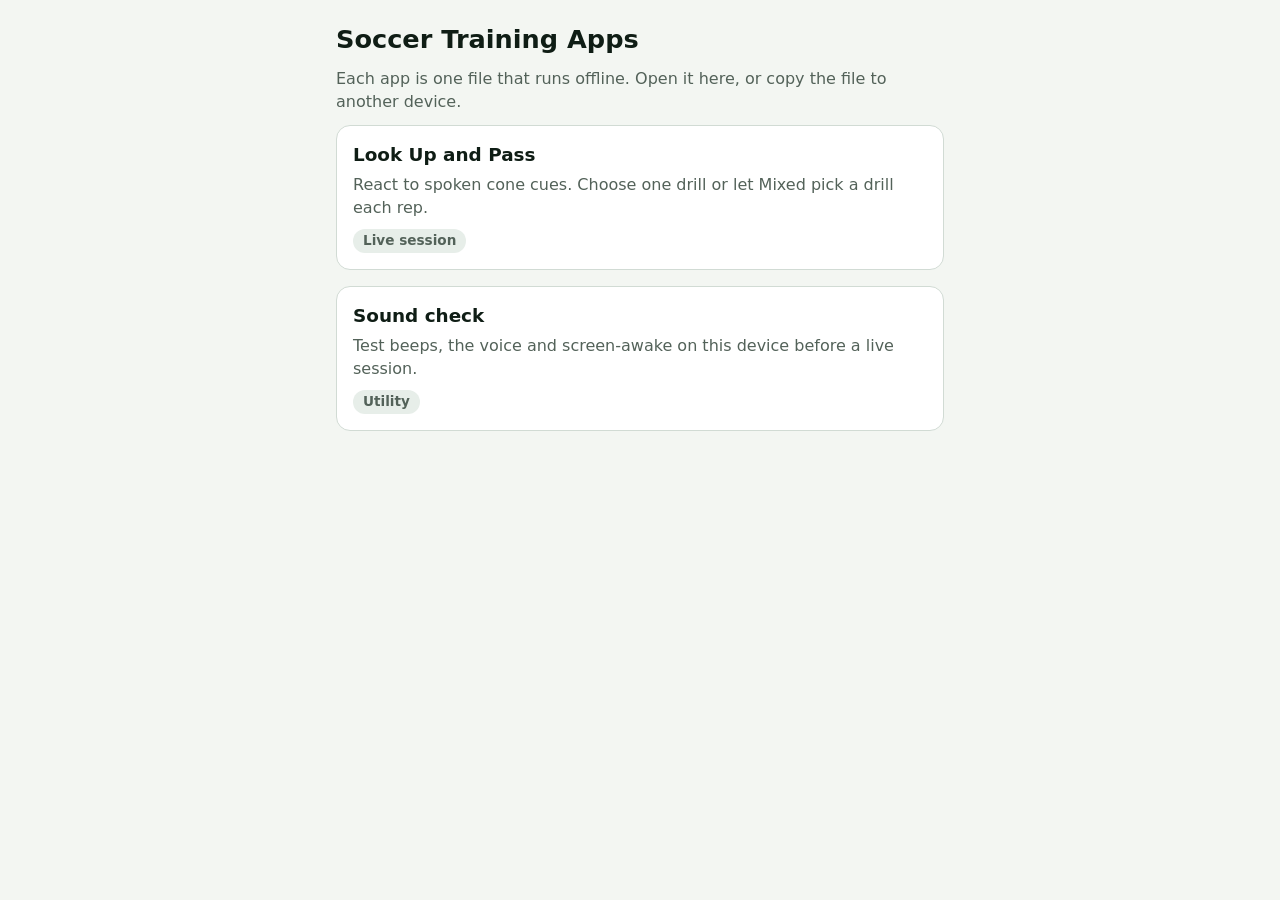
<file: index.html>
<!doctype html>
<html lang="en">
<head>
<meta charset="utf-8">
<meta name="viewport" content="width=device-width, initial-scale=1, viewport-fit=cover">
<meta name="description" content="Single-file soccer training apps for the classroom and the field.">
<meta name="theme-color" content="#0e7a45">
<meta name="apple-mobile-web-app-capable" content="yes">
<meta name="mobile-web-app-capable" content="yes">
<title>Soccer Training Apps</title>
<link rel="icon" href="data:image/svg+xml,%3Csvg xmlns='http://www.w3.org/2000/svg' viewBox='0 0 100 100'%3E%3Ctext y='.9em' font-size='90'%3E%E2%9A%BD%3C/text%3E%3C/svg%3E">
<style>
/* SHARED:base.css BEGIN — generated from shared/base.css; edit that file, then run node scripts/sync-shared.mjs */
/* Shared look for every app: tokens, layout, buttons, form controls, live-session screen.
   App-specific styles go in a second <style> block after this one. */
:root {
  color-scheme: light dark;
  --bg: #f3f6f2;
  --surface: #ffffff;
  --surface-2: #e7eee9;
  --text: #0f1d15;
  --muted: #536259;
  --line: #d1dbd4;
  --accent: #0e7a45;
  --accent-ink: #ffffff;
  --danger: #b3261e;
  --danger-ink: #ffffff;
  --radius: 14px;
  --gutter: 16px;
  font-family: system-ui, -apple-system, "Segoe UI", Roboto, "Helvetica Neue", sans-serif;
}
@media (prefers-color-scheme: dark) {
  :root {
    --bg: #0b110e;
    --surface: #151e19;
    --surface-2: #1e2a23;
    --text: #ecf3ee;
    --muted: #98a79e;
    --line: #2b3731;
    --accent: #3cc77f;
    --accent-ink: #03140a;
    --danger: #ff7a6e;
    --danger-ink: #1c0504;
  }
}

*, *::before, *::after { box-sizing: border-box; }
html { -webkit-text-size-adjust: 100%; text-size-adjust: 100%; }
body {
  margin: 0;
  min-height: 100vh;
  min-height: 100dvh;
  background: var(--bg);
  color: var(--text);
  font-size: 16px; /* never smaller on inputs, or iOS zooms on focus */
  line-height: 1.45;
  -webkit-tap-highlight-color: transparent;
  padding: env(safe-area-inset-top) env(safe-area-inset-right) env(safe-area-inset-bottom) env(safe-area-inset-left);
}
[hidden] { display: none !important; }

.wrap { width: 100%; max-width: 640px; margin: 0 auto; padding: var(--gutter); }
h1 { font-size: 1.6rem; line-height: 1.2; margin: 8px 0 12px; }
h2 { font-size: 1.1rem; line-height: 1.3; margin: 0 0 12px; }
p { margin: 0 0 12px; }
a { color: var(--accent); }
.muted { color: var(--muted); }
.card {
  background: var(--surface);
  border: 1px solid var(--line);
  border-radius: var(--radius);
  padding: var(--gutter);
  margin-bottom: var(--gutter);
}
.stack > * { margin-top: 0; margin-bottom: 0; }
.stack > * + * { margin-top: 12px; }
.row { display: flex; flex-wrap: wrap; gap: 8px; }
.row > * { flex: 1 1 0; min-width: 0; }

button, .button {
  display: inline-flex;
  align-items: center;
  justify-content: center;
  gap: 8px;
  min-height: 52px;
  padding: 0 12px;
  font: inherit;
  font-weight: 700;
  text-decoration: none;
  color: var(--text);
  background: var(--surface-2);
  border: 1px solid var(--line);
  border-radius: var(--radius);
  cursor: pointer;
  touch-action: manipulation;
  -webkit-user-select: none;
  user-select: none;
}
button:active, .button:active { transform: scale(0.98); }
button:disabled { opacity: 0.5; cursor: default; }
:focus-visible { outline: 3px solid var(--accent); outline-offset: 2px; }
.primary { background: var(--accent); color: var(--accent-ink); border-color: transparent; }
.danger { background: var(--danger); color: var(--danger-ink); border-color: transparent; }
.big { width: 100%; min-height: 80px; font-size: 1.5rem; }

label { display: block; font-weight: 600; margin-bottom: 6px; }
input, select {
  width: 100%;
  min-height: 48px;
  padding: 0 12px;
  font: inherit;
  color: var(--text);
  background: var(--surface);
  border: 1px solid var(--line);
  border-radius: 10px;
}
input[type="range"] { min-height: 36px; padding: 0; border: 0; background: none; accent-color: var(--accent); }
input[type="checkbox"], input[type="radio"] { width: 22px; min-height: 22px; accent-color: var(--accent); }

/* Live-session screen: full height, one huge cue in the middle, Stop at the bottom. */
.session {
  display: flex;
  flex-direction: column;
  gap: var(--gutter);
  min-height: calc(100vh - env(safe-area-inset-top) - env(safe-area-inset-bottom));
  min-height: calc(100dvh - env(safe-area-inset-top) - env(safe-area-inset-bottom));
  padding: var(--gutter);
}
.cue-area { flex: 1; display: grid; place-items: center; }
.cue {
  font-size: clamp(3.5rem, 22vw, 10rem);
  font-weight: 800;
  line-height: 1;
  text-align: center;
  overflow-wrap: anywhere;
}
/* SHARED:base.css END */
</style>
<style>
.apps { list-style: none; margin: 0; padding: 0; }
.app { display: block; color: inherit; text-decoration: none; }
.app strong { display: block; font-size: 1.15rem; margin-bottom: 4px; }
.app:active { transform: scale(0.99); }
.tag {
  display: inline-block;
  margin-top: 10px;
  padding: 2px 10px;
  border-radius: 999px;
  font-size: 0.85rem;
  font-weight: 600;
  background: var(--surface-2);
  color: var(--muted);
}
</style>
</head>
<body>
<main class="wrap">
  <h1>Soccer Training Apps</h1>
  <p class="muted">Each app is one file that runs offline. Open it here, or copy the file to another device.</p>

  <!-- One <li> per app in apps/. Tags: Classroom, Live session, Utility. -->
  <ul class="apps">
    <li>
      <a class="card app" href="apps/look-up-and-pass.html">
        <strong>Look Up and Pass</strong>
        <span class="muted">React to spoken cone cues. Choose one drill or let Mixed pick a drill each rep.</span><br>
        <span class="tag">Live session</span>
      </a>
    </li>
    <li>
      <a class="card app" href="apps/sound-check.html">
        <strong>Sound check</strong>
        <span class="muted">Test beeps, the voice and screen-awake on this device before a live session.</span><br>
        <span class="tag">Utility</span>
      </a>
    </li>
  </ul>
</main>
</body>
</html>
</file>
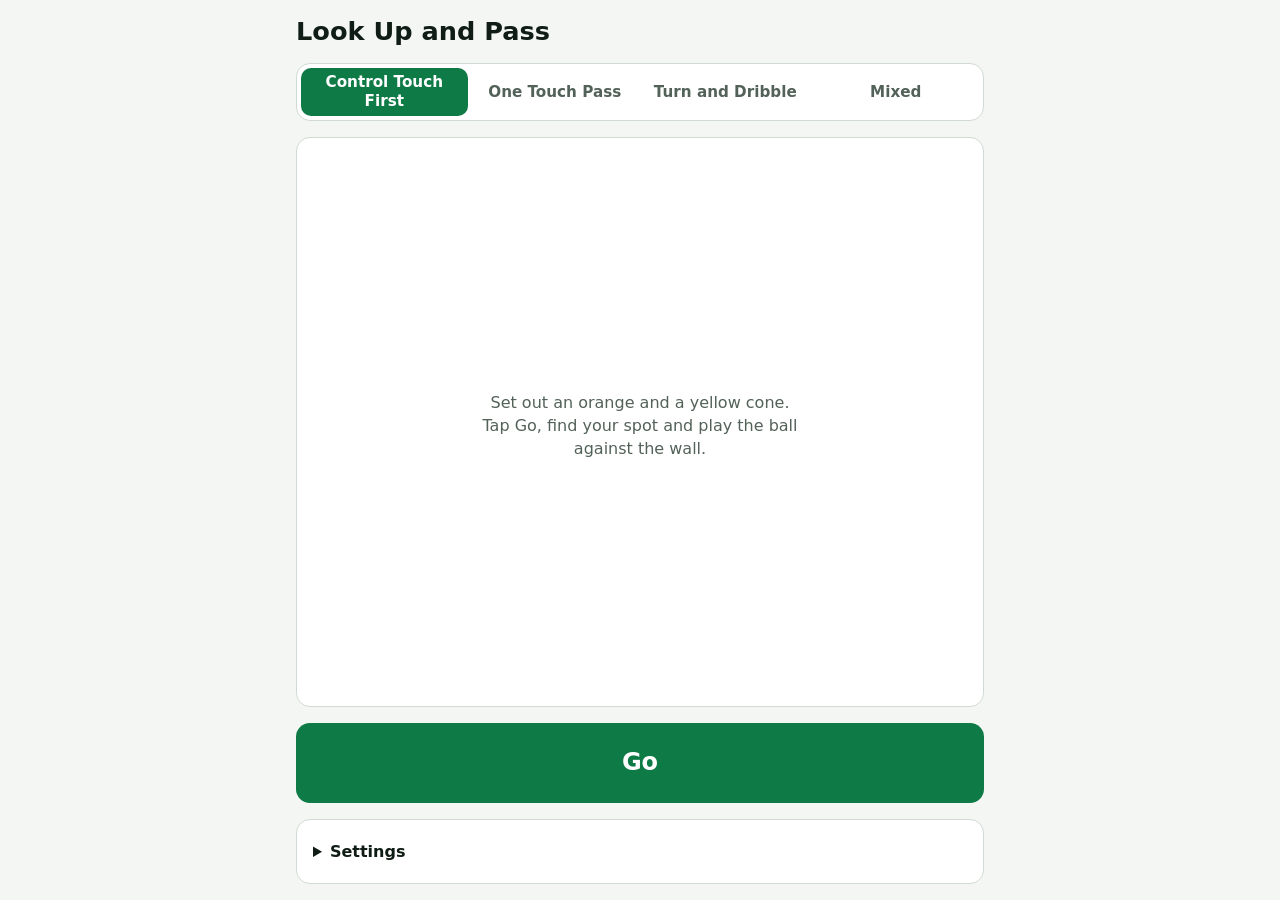
<file: apps/look-up-and-pass.html>
<!doctype html>
<html lang="en">
<head>
<meta charset="utf-8">
<meta name="viewport" content="width=device-width, initial-scale=1, viewport-fit=cover">
<meta name="description" content="Practise control touches, one-touch passes and turns with spoken cone cues. Pick one drill or mix all three.">
<meta name="theme-color" content="#0e7a45">
<meta name="apple-mobile-web-app-capable" content="yes">
<meta name="mobile-web-app-capable" content="yes">
<title>Look Up and Pass</title>
<link rel="icon" href="data:image/svg+xml,%3Csvg xmlns='http://www.w3.org/2000/svg' viewBox='0 0 100 100'%3E%3Ctext y='.9em' font-size='90'%3E%E2%9A%BD%3C/text%3E%3C/svg%3E">
<style>
/* SHARED:base.css BEGIN — generated from shared/base.css; edit that file, then run node scripts/sync-shared.mjs */
/* Shared look for every app: tokens, layout, buttons, form controls, live-session screen.
   App-specific styles go in a second <style> block after this one. */
:root {
  color-scheme: light dark;
  --bg: #f3f6f2;
  --surface: #ffffff;
  --surface-2: #e7eee9;
  --text: #0f1d15;
  --muted: #536259;
  --line: #d1dbd4;
  --accent: #0e7a45;
  --accent-ink: #ffffff;
  --danger: #b3261e;
  --danger-ink: #ffffff;
  --radius: 14px;
  --gutter: 16px;
  font-family: system-ui, -apple-system, "Segoe UI", Roboto, "Helvetica Neue", sans-serif;
}
@media (prefers-color-scheme: dark) {
  :root {
    --bg: #0b110e;
    --surface: #151e19;
    --surface-2: #1e2a23;
    --text: #ecf3ee;
    --muted: #98a79e;
    --line: #2b3731;
    --accent: #3cc77f;
    --accent-ink: #03140a;
    --danger: #ff7a6e;
    --danger-ink: #1c0504;
  }
}

*, *::before, *::after { box-sizing: border-box; }
html { -webkit-text-size-adjust: 100%; text-size-adjust: 100%; }
body {
  margin: 0;
  min-height: 100vh;
  min-height: 100dvh;
  background: var(--bg);
  color: var(--text);
  font-size: 16px; /* never smaller on inputs, or iOS zooms on focus */
  line-height: 1.45;
  -webkit-tap-highlight-color: transparent;
  padding: env(safe-area-inset-top) env(safe-area-inset-right) env(safe-area-inset-bottom) env(safe-area-inset-left);
}
[hidden] { display: none !important; }

.wrap { width: 100%; max-width: 640px; margin: 0 auto; padding: var(--gutter); }
h1 { font-size: 1.6rem; line-height: 1.2; margin: 8px 0 12px; }
h2 { font-size: 1.1rem; line-height: 1.3; margin: 0 0 12px; }
p { margin: 0 0 12px; }
a { color: var(--accent); }
.muted { color: var(--muted); }
.card {
  background: var(--surface);
  border: 1px solid var(--line);
  border-radius: var(--radius);
  padding: var(--gutter);
  margin-bottom: var(--gutter);
}
.stack > * { margin-top: 0; margin-bottom: 0; }
.stack > * + * { margin-top: 12px; }
.row { display: flex; flex-wrap: wrap; gap: 8px; }
.row > * { flex: 1 1 0; min-width: 0; }

button, .button {
  display: inline-flex;
  align-items: center;
  justify-content: center;
  gap: 8px;
  min-height: 52px;
  padding: 0 12px;
  font: inherit;
  font-weight: 700;
  text-decoration: none;
  color: var(--text);
  background: var(--surface-2);
  border: 1px solid var(--line);
  border-radius: var(--radius);
  cursor: pointer;
  touch-action: manipulation;
  -webkit-user-select: none;
  user-select: none;
}
button:active, .button:active { transform: scale(0.98); }
button:disabled { opacity: 0.5; cursor: default; }
:focus-visible { outline: 3px solid var(--accent); outline-offset: 2px; }
.primary { background: var(--accent); color: var(--accent-ink); border-color: transparent; }
.danger { background: var(--danger); color: var(--danger-ink); border-color: transparent; }
.big { width: 100%; min-height: 80px; font-size: 1.5rem; }

label { display: block; font-weight: 600; margin-bottom: 6px; }
input, select {
  width: 100%;
  min-height: 48px;
  padding: 0 12px;
  font: inherit;
  color: var(--text);
  background: var(--surface);
  border: 1px solid var(--line);
  border-radius: 10px;
}
input[type="range"] { min-height: 36px; padding: 0; border: 0; background: none; accent-color: var(--accent); }
input[type="checkbox"], input[type="radio"] { width: 22px; min-height: 22px; accent-color: var(--accent); }

/* Live-session screen: full height, one huge cue in the middle, Stop at the bottom. */
.session {
  display: flex;
  flex-direction: column;
  gap: var(--gutter);
  min-height: calc(100vh - env(safe-area-inset-top) - env(safe-area-inset-bottom));
  min-height: calc(100dvh - env(safe-area-inset-top) - env(safe-area-inset-bottom));
  padding: var(--gutter);
}
.cue-area { flex: 1; display: grid; place-items: center; }
.cue {
  font-size: clamp(3.5rem, 22vw, 10rem);
  font-weight: 800;
  line-height: 1;
  text-align: center;
  overflow-wrap: anywhere;
}
/* SHARED:base.css END */
</style>
<style>
.session { max-width: 720px; margin: 0 auto; }
.top { display: flex; align-items: baseline; justify-content: space-between; gap: 12px; }
.top h1 { margin: 0; }

/* Mode tabs */
.tabs {
  display: grid;
  grid-template-columns: repeat(2, minmax(0, 1fr));
  gap: 4px;
  padding: 4px;
  background: var(--surface);
  border: 1px solid var(--line);
  border-radius: var(--radius);
}
@media (min-width: 480px) {
  .tabs { grid-template-columns: repeat(4, minmax(0, 1fr)); }
}
.tabs [role="tab"] {
  min-height: 48px;
  padding: 4px 8px;
  font-size: 0.95rem;
  line-height: 1.2;
  color: var(--muted);
  background: transparent;
  border: 0;
  border-radius: 10px;
}
.tabs [aria-selected="true"] { color: var(--accent-ink); background: var(--accent); }

.panel {
  flex: 1;
  display: flex;
  flex-direction: column;
  align-items: center;
  justify-content: center;
  gap: 8px;
  padding: var(--gutter);
  text-align: center;
  background: var(--surface);
  border: 1px solid var(--line);
  border-radius: var(--radius);
  transition: background-color 0.15s;
}
.arrow { font-size: clamp(4rem, 30vw, 11rem); font-weight: 800; line-height: 1; }
.word, .target { font-size: clamp(2.5rem, 14vw, 6rem); font-weight: 800; line-height: 1.05; }
.panel[data-state="done"] :is(.word, .target) {
  font-size: clamp(1.75rem, 9vw, 4rem);
}
.arrow:empty, .word:empty, .target:empty { display: none; }
.status { margin: 8px 0 0; color: var(--muted); max-width: 32ch; }
.panel[data-state="wait"] .word { color: var(--muted); }

/* Cone colours: the whole panel turns the colour of the target cone (--cone is set from COLORS). */
.panel[data-color] { background: var(--cone); color: var(--cone-ink); border-color: transparent; }
.panel[data-color] .status { color: inherit; opacity: 0.75; }

.settings { margin: 0; }
.settings summary { font-weight: 700; cursor: pointer; padding: 4px 0; }
.settings[open] summary { margin-bottom: 12px; }
.settings h2 { font-size: 1rem; margin-bottom: 0; }
.settings h2:not(:first-child) { margin-top: 24px; }

.setting { display: grid; grid-template-columns: 1fr auto; align-items: center; gap: 12px; }
.stepper { display: flex; align-items: center; gap: 4px; }
.stepper button { width: 52px; padding: 0; font-size: 1.5rem; }
.stepper output { min-width: 3.5ch; text-align: center; font-size: 1.25rem; font-weight: 800; font-variant-numeric: tabular-nums; }

.chips { display: grid; grid-template-columns: repeat(auto-fill, minmax(100px, 1fr)); gap: 8px; }
.chip { justify-content: flex-start; }
.chip .swatch {
  display: grid;
  place-items: center;
  flex: none;
  width: 20px;
  height: 20px;
  border-radius: 50%;
  background: var(--cone);
  box-shadow: inset 0 0 0 1px rgb(0 0 0 / 0.2);
}
.chip[aria-pressed="true"] { background: var(--cone); color: var(--cone-ink); border-color: transparent; }
.chip[aria-pressed="true"] .swatch { background: none; box-shadow: none; }
.chip[aria-pressed="true"] .swatch::before { content: "✓"; font-weight: 800; }
</style>
</head>
<body>

<main class="session">
  <header class="top">
    <h1>Look Up and Pass</h1>
    <span id="reps" class="muted"></span>
  </header>

  <div class="tabs" role="tablist" aria-label="Mode">
    <button type="button" role="tab" data-mode="control">Control Touch First</button>
    <button type="button" role="tab" data-mode="oneTouch">One Touch Pass</button>
    <button type="button" role="tab" data-mode="turnDribble">Turn and Dribble</button>
    <button type="button" role="tab" data-mode="mixed">Mixed</button>
  </div>

  <div id="panel" class="panel" aria-live="assertive">
    <div id="arrow" class="arrow" aria-hidden="true"></div>
    <div id="word" class="word"></div>
    <div id="target" class="target"></div>
    <p id="status" class="status"></p>
  </div>

  <p id="lockNote" class="muted" hidden>This browser can't keep the screen on. Set Auto-Lock to Never, or the calls stop when the screen locks.</p>
  <button id="go" class="primary big">Go</button>

  <details class="card settings">
    <summary>Settings</summary>
    <div class="stack">
      <h2>Timing</h2>
      <div class="setting">
        <span id="cueAfterLabel">First cue after Go</span>
        <div id="cueAfter" class="stepper" role="group" aria-labelledby="cueAfterLabel">
          <button type="button" aria-label="One second less">−</button>
          <output></output>
          <button type="button" aria-label="One second more">+</button>
        </div>
      </div>

      <h2>Stations</h2>
      <p class="muted">Pick 2 to 4 cone colours, one cone for each.</p>
      <div id="colors" class="chips" role="group" aria-label="Station colours"></div>
    </div>
  </details>
</main>

<script>
/* SHARED:field-voice.js BEGIN — generated from shared/field-voice.js */
/* Offline cue synthesis. The profiles contain pitch, voicing, level and
   vocal-tract filter coefficients at 10 ms intervals. No waveforms are bundled.
   Regenerate the profiles with scripts/build-field-voice.py.

   Profiles were newly analyzed from the output of the cmu_us_slt voice by
   Alan W Black in Flite 2.2. https://github.com/festvox/flite/tree/v2.2

   Language Technologies Institute, Carnegie Mellon University
   Copyright (c) 1999-2007, 1999-2017. All Rights Reserved.

   Permission is hereby granted, free of charge, to use and distribute
   this software and its documentation without restriction, including
   without limitation the rights to use, copy, modify, merge, publish,
   distribute, sublicense, and/or sell copies of this work, and to
   permit persons to whom this work is furnished to do so, subject to
   the following conditions:
   1. The code must retain the above copyright notice, this list of
      conditions and the following disclaimer.
   2. Any modifications must be clearly marked as such.
   3. Original authors' names are not deleted.
   4. The authors' names are not used to endorse or promote products
      derived from this software without specific prior written permission.

   CARNEGIE MELLON UNIVERSITY AND THE CONTRIBUTORS TO THIS WORK
   DISCLAIM ALL WARRANTIES WITH REGARD TO THIS SOFTWARE, INCLUDING
   ALL IMPLIED WARRANTIES OF MERCHANTABILITY AND FITNESS, IN NO EVENT
   SHALL CARNEGIE MELLON UNIVERSITY NOR THE CONTRIBUTORS BE LIABLE
   FOR ANY SPECIAL, INDIRECT OR CONSEQUENTIAL DAMAGES OR ANY DAMAGES
   WHATSOEVER RESULTING FROM LOSS OF USE, DATA OR PROFITS, WHETHER IN
   AN ACTION OF CONTRACT, NEGLIGENCE OR OTHER TORTIOUS ACTION,
   ARISING OUT OF OR IN CONNECTION WITH THE USE OR PERFORMANCE OF
   THIS SOFTWARE. */
const FieldVoice = (() => {
  'use strict';

  const sampleRate = 12000;
  const frameSamples = sampleRate / 100;
  const order = 14;
  const frameBytes = 3 + order;
  const deemphasis = 0.94;
  const profiles = new Map([
    // BEGIN GENERATED PROFILES
    ['left', [
      'eF0tZTBPdJWaipZ9lHaOgoE3cEQ5K1ePuKp7f26ceo2Ee2B/VSA5ZqPBlmFxf7t+d2RyYH9eGElurr19XHWQwm9j',
      'Xndgf2UZUnGuu3Rbe5K7amFkemN/aSBVbKO9fGB4h7hoamOCY39yK11jl7uKanB/tGJvZ4pmf3czZl2Jt5Vyc4Cn',
      'V3lthWZ/eTZ0U4GqmYV+iY1QimqEbH97NoFOgJeblouUgk6DZ4luf3s3k0uEjJuUk5x+V3dpiW5/fD2mR4qFm4Wi',
      'n3Vmam2Ccn+APq5JjoqXg6ifc2doaIB1f384rkuNlY6HpZ1uYGplhnV/ezCjTYeeiISYlGVQcmSUdX93KI9Hc6aI',
      'eYeLckp+a6B1f3QdekNZqJqAhYaQWYN1lXV/aRBuRlqtrZyNiJhpiXWFcn9cCWlNdK20t5aRmXOEbXZuf1YRSk9r',
      'o6myraKng5JsaW5/WGtfSjtmeYebmrSVqJWEIW5bsLyjb21rY2BggX2VloZ7flu1wr6cmJ2RfG9wbn+BeDwhWr+6',
      'v5yaqJiXf314g4J+KgJcxbi3nZ+nlpmCiHh7goVgA13DurSloqGSm4OMe3d+hF4WW8HAsaahpI6ce414eId9hgZa',
      'vsmznp2ikJV5iW+Ai301MFm8w7unm6OPkX16dX+BgjcyWr3Aw62bo4qGe3l1fYB+OBdbwsDDopefgYZ1hnB8fnZy',
      'FVzBuMCkkp59i22Ka4J5d2wUVb25vKWRlHqHYohliX13dRpKs8CwnIeAbHVbhGeOiXRyCDiq15+VdHZnamuDdoyC',
      'gq8HRrXcu7KOjXN+bopzloOSJghgv9bCtI2SdIJqi26VipFQBF3Iz8S2h41tg2eHbZGTjmMOUczGwLN9gWeGYX9x',
      'kJaGgwtDvsOxnHJ0cIdTgXqQjHw=',
    ].join('')],
    ['man on', [
      'UAAgEEtuipCppomDkoF6dHogfz0FdIKcn76oaXaUcGx0gW5/UAOLf6Gkv55hfZBvcXOGbn9aBoJklqGgm3t9iWyE',
      'fI1sf2oTfEqQkI+bent9VY6HkWx/cyB8QoyOkpxwfHhHjIaXaX91LIQ6hIyZoG5+cECIg51pf3Q3lDSChZ2cfYVf',
      'QIF+oWZ/eD2fMISDnZaOg1VEgHmfZn94QaYsiIeblpCCU0l+dJtmf3hEqyuKgZ2WjoxOS3tzmmZ/eUKtLo96mZaV',
      'jU1Pe3GYZn94PKszj3+LnJqCU02BcpNmf3c5pzeMh3+elIVYTYF0kWZ/eTejPI2CfKCNjlNSfnWUZn95NKBCiX5/',
      'n4yNUlOAdZpmf3k1oUWGenqfkY1VUINznGN/eTalSYN2c6GUjFdRgnSWY392M6VKhXV0oJCNVVKGdJBjf3gwpE2K',
      'dXOfi5VTUYlzj2N/dy2kUIt4caCPkE9Ti3KTY391J6RTiX5xnpGMTViOcpJjf3Mjo1eIdn2WkI9JYIR7jWB/dByc',
      'WoltiYqTkUhnfoKOYH9vEJVbjG2RhJWRSm6AiZFef2YGj2mZcKCFlZRRdYmRkl5/WQKWjrd1t4eHm150gJKOXn9U',
      'ApikxofHflibamR0jIpgf1sDeITAksiGb5VlcGd/hWB/ZAlnSamLx3eglHVxaYB8YH9pGGgsnILAZ6aHe3JrhIdg',
      'f24tdiaihLJXm4B4cF6GkmB/dDSBKrSCmlyXh3dpV4CZYH91MYQ0vH59boqZa2Bofp5ef3UqiEe6iGF4fZ5wV396',
      'mF5/cimNX7eVTXV/m4FUgHORXn94LZB1saNIaomYlE56c4dbf3YzjoertE1YmI+kT256flt/cjKRl6u7VE6nja5R',
      'YYB/WX92K6GjrrFLW66RrFBegYRZf3Qmr6yspkRmsZSiTmR+hVl/cSS1q62iRWqwnKBLa3+AV391I7CzpKBGb7Cc',
      'n0logn5Xf3QhsLeal0R2tZKVTGaEf1d/cB6zr5eXQ36wkopKbIZ5VH90HrGtl5JFiqWWij93hXlUf3QetZ2iiUeV',
      'npeGPIR+e1R/cCC4frd+SJuYnHVEiHOBVH90I7NztoZApJOabk6CcIRSf3Mkrmyyh0CkkpFxT4RvhVJ/cCOnW7h2',
      'S5uOk2hXg2+OUH9wIJlJt3dPlY2UZGF9eptOf2YUiT+vilaMlZdocHaDq05/XwaAT62le4CcpWeFdnKqTH9VApSJ',
      'rrSogn+cZXd6VYxMf08Cqpetxa93ZY1hYHxifkx/TQG5mrDQompmhVhmeGWDTH9IAcGmrsylamKCV2F/ZIFMf0gB',
      'w7Wnxq1zVntfWn5vfEp/RQG9tqXJroJVeF1geWWASH9EAbWuqMeuj2mEXl50Tn9If0ABq6myurOcd45kXnJQbkp/',
      'PgRjVrysyJagoXpwbmlWUH9LLFghcW/Eh6yqqYmPgWtya0qSojRkQZRXgJKokJyPho5dQZ61ToFYikxlg5yKiYiC',
    ].join('')],
    ['pass blue', [
      'UAAyn7uWjYV1X3Z5jHqMa3NQAE+lt5mVkXpacXeYe5N4a1A1YqO2npeSeGB0cJyAlXxrTC1hm8asno91e3tbmoeX',
      'fXo3J2ac0biqlHh+jlyUfpSAgFkHaaPOwKyeinaRX56AmId/ey5pn8/CqJ+SfpBfqIukkX9mNGmO27Gnno6Je2mu',
      'hq2Qg2ZVbYjinK6TiYJpg6d5o3Z3aX9whNqIi3RwgWuKmmWLYWxpf3JzvmBnc26KbYeRXYVjeGx/clSjUl2GcIx2',
      'hohXh2iFbH9zPJdhZpl8h3CBhlOKa4xsf3kyq3J/lniDc5CFTYVrjmx/fC/Jb5SNeIyDn3ZTi2yKbH9+L9Jvn4Z/',
      'j4qldFuOaIxsf34w0HOhhYGOh6p1X41ikGx/fzLPcaSFgYuHs25ph2KTbH97M85up4GChoy3bHCBZJVsf4Azy26n',
      'fIWDkLhucIBklWx/fjLFcKR7hoORuWttg2KWbH9+LrxznX+DiIy3aWKHYZNsf3kkr3qSh32OhKphVYZmjWx/dBeX',
      'go+VdoB0lmNNiHSKaX9sD3xolKiGaleQdV6Thpdpf2QKaVmFsqt/X5F6bpGTn2l/Xw81b2uqv66BlpJqenyDY39d',
      'VxhPXIKwt6yUs49yfmNZf1vjTT5OSXSJmouoqneSiEx/VvfOlJttbGx1a3GPbm9/ihhV+dykroeHf4l6eZeGdIiD',
      'KFT54ayug4p9h35ymY1ufaALV/fdtbGEi3V/gXaXj3d/KR9Y89GyqIF+ZX12doyIiItKXVTpsoRxTl1egXKEi42W',
      'iG5/R5o2P1ZQmJSsjaKRmY99cn83Cy99nazEmah5l4KDcXlufzIBlr3FsqeWg3OCc25ud25/MwRff6q7vaCtjXRv',
      'iFxjbn8/NFZDSXmSkbOll46rjHluf1+BhVo/aHZxlY+Jf6KTgXJ/XFZbTUaKm4GQhox+m5N5cn9cLTxTb62wdHl4',
      'pYx+iXpuf1wgNGGOtqxlcXC0mHN4dm5/WxQ5fqW2mVdvfLuSa21wbH9fET+TrLGLRICNvIRcZXVsf2IUQJCvsnxE',
      'jIjEek9dgWl/ZRRHia24dU2GhsZ0TlqGZn9kE0yApsCEVHl8xm9UW4Fmf2QQVXuow5BbdnW6Y2BigWZ/ZA9ZfaW7',
      'l2OKcqtXYmiCY39rEllynbmbcpFnrFpfYH5gf2wTYV+cuJ6JiFurX2NdemB/bBRkU6Otp55/WKRccFl6Xn9oFGZO',
      'pZ22rIVfkVN4Zohef2wWdEmQi8aqnneHS2Nukl5/bxl/RYKF0KKliolOWXKIW39vGn5Fg33TpKCSik9Xcodbf2wa',
      'fEiGedWkoJGLTlhyiVl/bxh/R4d81qChj4hMWnWJWX9uGIRFiX3Un5+ThkpddolZf2sZiEOJfNCinJWHSl50iFl/',
      'cBqLRIZ7yKWal4xKXm6IV39xHJFGhHi9q5uUlU1daYJXf24dmEiAeLSvnI+jS2NndVd/cR2fSnx4r6ycj65JbGdo',
      'VH9xHKVOdHaqp6CMuUxqaGZUf24bqFNueaOlooq/UmdoalR/cRmmW258n6Ogir9VZmpuUn9vFqVgc3qeoJuKvVpm',
      'a3JSf2sSoGl+eZ2hlIW8XGdpeVJ/bA6ceYd9m5eUf7ljYml7UH9lCqGBkXuajZZ+tmJdaXpQf2YHpI2dfZiElHew',
      'X1xof1B/YQWpn6Z3knmTdaRqWWiITn9ZBK6otGeMc5J2oGtZaIlOf1UDs6+/YYFxhX2gbllrjEx/UAKusb91gHBw',
      'eaN2ZGqTTH9RApaoxYiEeG5qonZqaplMf00CiqTBlI2AdWahbml0kEx/TwKBnLiZnY54ZZ5xbXiBSn9OAnuVs5+o',
      'ln1rmnt1dIVMf0QCgYuwpLOZfnmZgHl3ilB/PwNucKqhtqKAfpuHhoaIZng/JVs/Z3eZpYaEl3qSn44yZT98iGNW',
      'YnKOhn2YZn6Rj6UfOpKCdmRpcIaKc49jd32R',
    ].join('')],
    ['pass green', [
      'UAAyn7uWjoV2X3Z4jXqNbHNQAFClt5mVkXpacXeYe5N5a041YqO2npeSeGB0cJyAlXxsTC1hncWvnY95eHxbm4SY',
      'fng3JmiiysColIJ3kVuXeJeAf1cMaKfJxKuekXOSX598mYd/fyhpo8zBqaGReJBjqoiklX9mN2qT2LSnm4qFgWqw',
      'hrKMg2ZZbIfjnKOWhH9xfqd8pWt9aX9vgNiCiH1rgWuLlmeNYWxpf3JztWhucWSPZ4maV4ZkdWl/cVWZWWZ9ao9t',
      'jJhLhG+JbH9zPplicI1zh3CNikqGcpRsf3o2r2uCknaCdpWATodvj2l/fDHFbZiOe4l8oXhXhW2OaX9+L89wnoh/',
      'koKpc12LaJBpf34v1W+ciHuViqZxYI9hk2l/ejLScp6Ie5GKqnVgkF+WbH+BNcxwpId9iomydWWMYJVsf4A1ymum',
      'iXiJj7J1aopglGx/fjHIaaKNcZCUr3JnimCWbH99LMFwlJNtlJWra2CJYZZsf3kksneOkHeNi6deWIZoj2l/cxif',
      'dZKPeoF8m1VVgnWOaX9tD4VskZh7eHOYWlqGhp5mf2UKa1uBrpl7dqJyZ32KpWZ/Xw9BZV6tu56CppVwe26DY39c',
      'UxtQVICutaSSt456gGJbf1veS0BJTHKKm4auq36VhWN/VvbInZlwcmx5ZHSWcnd/UABS+diorYSPgohxdJ6Jdop/',
      'RVL64aepgpGEiHpsnY5tghcGUfriraqAiomFh2mbjGqDLh1S+eOoroCDjYJ/a5iMcIwuElH55KaygoSMi3lrkZFy',
      'i1AAUvbasL6Fh3qUgml/jHqOaRdV8Mi3w4OHd5h8bnmEeIuDGFPivLmsanx6jmtzeH54iQ4XSsung1hJZnyCa4yK',
      'iYmabnRBSD06VHqkrZ+PpoeIhJFufzUHSHGorL2mm4yIcod4cWx/LwNekbOps6eUiod+f3NubH8zCkVkmJqonp+Y',
      'k4qGinhmeSxQUExxZX56iImNiY6ShmlGL4mHgsR+oXmCdnZwi3ODUABGg4iD0Ymmdp14h3GRdoGGJ1qHi4LWhJxt',
      'lm6JaZF6elAAXn5/eMNWdFh7bYx6n4uKdX9eNlhonEWFeZWboIWggH91f1sOdYSMU66YpJGFcpFncXJ/YAuag25a',
      'vaKabZl2f1l6cn9jD7FtYF+/oJNjtmtmYIhuf2QTvlpgZsCdh2y8X2Jikm5/aRbAUmFmwKCAcLxbZGKQbH9sGbtR',
      'XWC6p4RuvFpiZItsf20euUdVYbikjXW8VmFliGx/bB+zP1Zfv5+Vgq5XYWKBaX9sG51BYlvCppuKmVNlY39pf2wb',
      'hztyYMSooJOCR2tnjGZ/ayN9KnVqy5uqlm1PZGyUZn9qMIMfaGTSm7WOWldqe5Vjf2w7jxhjX82awpJUWGyEnWN/',
      'bEOVFWBczZjDk1ZYb42cY39sQJAYX1vPlcOLWFpymJ1gf2YzhRtnYtGQw3pZYnuan2B/aCJ7HXd204i8cVxrg5Wc',
      'W39iEHAokozXhKV7VneKkpFZf1sEdVi3ndKGfohdeo57gFd/VAKXiLStxpBkj2NtgW96V39UAaidpcS4iV+TX2CD',
      'aH1Uf04BuKujyat5Y4pfW4Nng1J/TAG8tKfGrHVXgGZQi25/UH9KAbS3pNCrcVF3ZVKUb31Of0YBuLOi06xzTXNk',
      'VZNrhUx/RwG6sK3CuYVDeWVUi2eLTH9DAbmuu7S5iVCLXVV6ZIFMf0MBn5i+t7uUbpZjXW1Xc0x/RgRoW7KpwpuT',
      'qoJ2cFNjUH9IFVgwf36yi5y2qJePbW5UVj5fdjRsYn1keqSpkI9/gmA2O3+SR3J6Z1d4nJ1/k4h+',
    ].join('')],
    ['pass orange', [
      'UAAyoLuXjYZ2YHh4jHqLa3JQAE+mtpqVknxbc3eYe5F4alA3YqW1npeVemF3bp2BkXtrTDNioMSnm5V2eIJaoIiS',
      'enZQAGSfyq2UiHR7kFukgZJ/fWlUaqLHspCBeHSMZ62BjH6EaVdqns+6nY2AeoZmsIaagXppTWmQ2bGmm42IgWux',
      'g62EemNIbYXfoaeXiINyeKp1onV2aX9vgNiRjHdtd156mW+Xbm9pf3J2u2hwZmSEYJCfaYphcml/cladV2d8aIlz',
      'lZJRhml+bH9zOZpnapZthYKJgUuHdIdsf3kxsm17n2+Chop5UIh2iWl/fC7IbZOWdouHmXJch2yQaX99LtFvnY17',
      'koikcWGLZ5Jpf34v0XKgiH6RhqpzYI5ikml/fjHRcKSGfJGHrnRijmCQaX99NM9vp4J9jouzdGaLZIxsf4A1zG6j',
      'hHqMjrZxbIZlkGx/fzHHcJyLdY+Qs3Fqh2OTbH99Lb5zl411jpCvbGSIYZNsf3olrnaRkXeLiahiWoVmjml/chie',
      'eJKUeoB4mVxQg3mKaX9rDYpxlpaCcWySYlWPipxmf2UIdGCRppl3eZxwZIuJoGZ/XghdWnW6t5WFqIlufnKCZn9b',
      'GixhXaDAt5iYsHh9d11jf1qGIEFTa6Cspoq5onyTeVt/WO6SWVdOZmqDaIyof4uTFx5U99CmpH+OgIxqeJ2FdY2D',
      'JVL42aqzf5CGjG11oI1ziVAAVPfesL19jIeHcnSikHJ/LBFT+OGsvnqCh4NvdJ+ReYdQAFL566G6e3iSg3RzmI94',
      'hVAAUfnsn7l+dZeJg3OOk3N+eBhS+eSkuHp0kpGOa42GdoODJVL40aCfW2iBkXFjlHZ8hG5JWNlWWlBZlJ+RZZ+J',
      'fIt3eH9gR0tdWpubh3SEmHiXanV4f2skc0COoYV2eY6Hg4ZliXV/bB98QaiefXB5goZ9f2+Kcn9uGYRVu5pyZ3Z5',
      'kXiDdYBuf2oSmnzCh2Bkh3ilcYRudml/bA61mbNxX3OacK5vgGR8Zn9tD72dq2ZnhpxqrXV8YYBgf28Tv5GhYHWV',
      'i2W1eXZhgl5/bxfMhI5hg5R6aL1tcWyGW39uGNF/fGqKkHxiwWNud4Nbf28Z03pwcpCMf1/DXmp6hlt/bxvVdGh1',
      'l4qAXcRaaXyIW39tHdVra2+bj3xexFlqeIVZf3Af0WltapuWel3FXWtxiFl/cSDKa3Blmpx+W8Rja22JWX9vI8Rt',
      'cGKWoIRYxWdqa4ZZf3MlwmluXpahiFjDZWluhFl/ciK4aGpgmJuRWbtia2uEWX9vGqJrb2SZmJVcq2BzZYVXf2sR',
      'iWqDbJWWk2uXXHtug1d/aAp3YZl/mo6MhIhhdXqMV39iBXNkq5C0iYCPfmtyd5BXf1cCjHu3oMWIaolvbXZ7hVd/',
      'UwG0jLO6wHBLhWxwioF/V39PAcGLtca3XECJbniae3RXf0oByZS1xLRdM4ZuhaGBcld/SgHCosC0sm9GYmaLmXuM',
      'V39RAoKAwrHJlnVdVmOVdY9Xf1YEZluyqtOqlnZdT4BsiVd/SgRlXLqt1KiRdmdUeXGHVH9HDUwtorrNuqJudGF0',
      'ZYpSf1JoaB1BXq2/xp+eeHthc1J/XrK7Pzg5WIyzqrSYloaEV39fw+SjYEs5SnmLsJSXlZdbWGDI59O4omlJUFeM',
      'gIp+kRYsY83n0su+lHZhZoh4iXmMUABj0ujNzL6bdXZwgXOHj5RsH2TU5NHGvqdwhG2CcIWTkw5IZNHg08LAr3KA',
      'aIVtgZeYDStjyuTQvMW5bIJxe2eBlqAMHmHH6c27yr9xh3B8bXOWqlAAYcTnzcDJv3mFZoBzaZSoUABfweXRwcK+',
      'fXlggnN0jpdQAFy66cnBxrl3b2eFaXyKlI46V7ftvcPAn1xqboVofY2YoDxStO+0w6d1T3VuiG6EkY6DBEuu6a+7',
      'hlthhm2Cb4eLgWMfQq3aq5NuX36NYoJwioF9',
    ].join('')],
    ['pass red', [
      'UAAyn7uWjYV1X3Z5jHqMa3NQAE+lt5mVkXpacXeYe5N4a1A1YqO1npaSeGB0cJyAlXxrTC1hncSvnY95d3xbm4SY',
      'fng3KWiiysColIJ3kVuXeJeAf1cMaKfJxKuekXOSX598mYd/fylpo8zBqaKSeZBjqoejlYBmOWqT2bGqnoqIfWmx',
      'g6+QhGZXbYninauWhoRqf6l4pnJ4aX9whdmJiHpwfm6ImmSPXW9pf3N3u2RubWyKa4uQXYRhfGl/clqZWGZ8bJBv',
      'jI9QgnCKbH91PpRjb5ByjW2KhFGFdY9sf3kzsWp/mm6Gd5F9VYNujGx/fDDKapSTco2DmnZbh2eOaX99L9NqnYt8',
      'kI2fdF+MZ41pf38x026hhICPjaZzX4tpi2x/fTLRbaWEf42OrG1miGiObH9+M85vpIV9jI6wbW2HZZJsf4AzynCi',
      'g32NjLNya4dllGx/fjHGbaGGeZCOsnJohmWVbH99LL1wmJB0kY2tb2KHYJZsf3olrXSSlHiJhqlkWIVikmx/dBmY',
      'dZKbeX10nF1Tgm+PaX9sDnx3laR6cF2SZ2KQh5Vpf2UIYHCKspt7aZRucJORomZ/YA80bXGrt6WBpJlld3aGZn9e',
      'WhpKWoOotKaRu5NzfWhZf13gUkBNT2uAmoiwrHqQiVR/WfbHmJ57dWh4ZneUbG18UABX+dafrIqNf4l3gJuDcYWD',
      'L1T53aKuhYuAiXd8noVtfpsHVvjgq7KChoOGfH6gh256KQ9X9+OttIR9gIN3eZeLeotbFFj15am6h3p4gXZ0hox/',
      'kXgDWfLWorFncWl+b2t6h3yQf39X2ohiWECDepFvjJqRjZF4f1Q4Olxwi5tyko6pf32KhnV/Vgh8iopxjJSpeYt9',
      'i4lydX9aB56KfmScnp9cm4WGcnd1f14JsXp8XaKlkVOkgHVpfnJ/Yg63cXlhpaKKU61xamyFcn9sFr5ob22pn4Jd',
      'tl9qcI1uf3EdyGBoequXg2i8UG1zimx/dB/OWmuDrJOEc7hMcHKHaX90H8hdboKtl4Rws0txbohmf3Uhv2Bufa+d',
      'iGyuTXFtg2N/dCS7XHF+q56Mc6FTdWt5YH94KLlRe4mhmJx9jFp7aHlgf3oyt0qGiJ+Rsoh9ZXhng15/fTy3RoiI',
      'mo27lH1odWOLW394QbpBjIqVjryUgWpzYZNZf3tCuj6QiZqKvJN/bm5kk1d/e0S4P5CFooO6l3lwammQV393QrVC',
      'j4eciLWZeGlvZZBUf3o+skKOjZGNs5F0Y2xljlR/dzirQoyTio2ujWlfamqMUn90M51IhZeOjJ6aZFdtb4pSf3Uw',
      'k0p+ooyQlp5kVm1vjVJ/ci6PQX2pi5GXn2FYcWmTUH9tJ4w2jJ2bipenV2JpZ5dOf2UXiDOjkqh+pZxTZ1tukk5/',
      'XguFP7CXrX2clVNbYGyXTH9XBYRMuaC4d4+PVFpmd5pMf0kCnm/Mqbpvh35YYHCBnUx/OwHSqsmjqWxpdF5idXue',
      'TH83AZqa1ra9d2hqZ2V1cYlMf0YKVDWdptGpnpCHZ2xbe05/UCNbJ2pztZ2jrq6Lel53UH9TI2UrY2mllJ23tZh9',
      'YXNOf1AfaS9WdJ6bmq69k4Zjdk5/TShkN0lwmZqVnsCUlnJ2VH9FUnJBQlyBkXyRupSbhX6vPD6GpWJEXnCOaXav',
      'h5CFgQ==',
    ].join('')],
    ['pass yellow', [
      'UAAyn7uWjYV1X3Z5jHqMa3NQAE+lt5mVkXpacXeYe5N4a1A1YqO2npeSeGB0cJyAlXxrTC1hm8asno91e3tbmoeX',
      'fXo3J2ac0biqlHh+jlyUfpSAgFkHaaPOwKyeinaRX56AmId/ey5pn8/CqJ+SfpBfqIukkX9mNGmO27Gnno6Je2mu',
      'hq2Qg2ZVbYjinK6TiYJpg6d5o3Z3aX9whNqIi3RwgWuKmmWLYWxpf3JzvmBnc26KbYeRXYVjeGx/clSjUl2GcIx2',
      'hohXh2iFbH9zPJdhZpl8h3CBhlOKa4xsf3kyq3J/lniDc5CFTYVrjmx/fC/Jb5SNeIyDn3ZTi2yKbH9+L9Jvn4Z/',
      'j4qldFuOaIxsf34w0HOhhYGOh6p1X41ikGx/fzLPcaSFgYuHs25ph2KTbH97M85up4GChoy3bHCBZJVsf4Azy26n',
      'fIWDkLhucIBklWx/fjLFcKR7hoORuWttg2KWbH9+LrxznX+DiIy3aWKHYZNsf3kkr3qSh32OhKphVYZmjWx/dBiW',
      'g42WdoBzlmRNiHWKaX9tEHlsjquGbVWPd12Sh5Zpf2QKZluBsqyBXZB7bZGUn2l/Xw82bmyov6+Cl5NreHyDY39d',
      'VxlNXYGttqyVtZFyfGRZf1viTzxQTHCDmYurq3iQikx/WPfOlJt0cGp1anKPbGx+hhBX+dykrYmKgIp6fJmGcoeD',
      'LFX54a2whox+h35zmo9vfaUJWffbtreMj3aAgHWXkXyBKhhb8cu5vJSLboFzd4yKkJJQAFrfu8fFi45vfWN6f4iX',
      'jlAAWbzI2beGiltzU311jJ6Rcn9cpte3VkhPUoKAtZKlqYl1f1iGqUMrUH6ut6i4c3VsYm5/WURxKUl/r8ernI9V',
      'WVZ+bH9cMGwkZIuxxK2Yfk5UX4hpf2EqbCdtiLPHqI53RlpnkGN/ZSt0Km2HuMGchXhLX2qOYH9oLXUycoKtt6CC',
      'hk1jb4Fef2wueUGAeqKumnmQVXx2d15/dCiHS4p1paSJeZBYiG93W393J4RbiIiWmYhxmFCIboBbf3UteWeMmo+M',
      'fXSfTH50glt/eTF3cJCmiYJyf6ZRfm2AW396MnV9krGBbXmEsFd6aXpbf3gydn2atntffYu2W29ofll/dTRyfqO2',
      'dFh4jr9hYmeEWX93M3V7rLRmWHKTwmdeYYJZf3Mxe3G0tVxWbpvFZWBdgld/bTB8abyxVlRwocpkX1mEV39vLXpm',
      'wqlWVnWnyWZiVItXf3AsdmO8q2JYeqbFaGRZjlR/bzJzWbGxcmNynsNoZGKGVH92N2xapLJ7bnKRwmJjZ4FUf3U1',
      'aF6YtH9yeYe6Ymdpf1J/dC1tXZS1hHR+hK5lb2p+Un91JXdcoKmIeX+FqWZzbHxSf3Aef2momoWDgYWoZXNve1B/',
      'cxeOfqKQgYaFhKtjcHF/UH9wFZOFpYl7gYaErmFqdoROf2wUkISvhG9/hIGyYGN4iE5/bBGOiaqHbXWEfbdhYXeK',
      'Tn9kDY2LpYpxaoF8tmhmcotMf2UKh4Ovim5qd3i6eW9nhUx/XAh/gLyHZGt9eLqCdGOASn9bBnmCw4leZo2AsoZy',
      'aYNKf1YEdYLHkmFmj4Wyh3Vrg0x/TwN5iciUam+Jg7mGgGiETn9DAoOQwpuGe3aDvIuGcX1gcj8FZ2ansKKib3+r',
      'jJB/iFs8QjtfRV+IiZBne5yFjX+RdS1BeXxTX3uLhGBunG1zeoRXWUKYjGhZc4V/bWSobnF1fA5QRpuOc1Rsf3Ny',
      'Zqp7eHV8DC1Fo6GCXW97bmxeqoV0c30=',
    ].join('')],
    ['right', [
      'UAAlLVVxd2yIgZuMi4WLi4Ecf0ESfIpyaZ6Rn26LiYV3eYZ/VQ2fhGpypJSUXpuDdW2Ge39jDrV2Y3WjkYtWrXFv',
      'cYx7f2kUv3ZldaCNhlC8XXF1iXh/cRjDeHJ3no6BVrxTc3WDdX9zGcZ3en2ZjnxhtVhwdnh1f3gdxXqCfZCRfWiy',
      'XXVtd3J/eyDCf4l6hpJ/arRdemd3cn96IcCHkXh7lH9utFp+Znluf3wjvoubeXSRgnWzVn1qe25/fCS/iaB+dY2A',
      'gq5UfmqAbH9+J8CCooN7iX2Oq1J/bYFsf30qwnijhIGEfpalUoBtgml/fS29c6CHgop4nJ9ThWqEaX9/MLZwnIiB',
      'kHacnFKIaIFmf4AysmyXhoWPfZ2XU4lmgWN/fzOta4yGhpSGmY5UjGODY39+N6lfhIWHmo6Zg1CIZYJgf3s5pFZ7',
      'hYefk5eBRYBof15/ezmfTXSAjqGTkn1Cd2iAXn93Op47cnicno+XckN1aohbf3Q/oipvcKuXk59rSXFuhVl/cUOo',
      'ImptrpufoGtLZ26DV39vRKYha2S3n6OjaFFdZIJXf21KpCNpWsSdqaBkV1ZjeVR/ZlGnJmVPyZSyn29UTmdvUn9i',
      'U68nYkjHh76ieU1RaWpSf09GpCNiTMuGvaVsTFtzcFJ/QyCAJ3R30quaoWdWZn15SH8/G1tBepW1t5iUfniDc2pK',
      'c0Rpbz5aa4iglJqcgJqCeycaQpmecGVbcH98gKGGnYSEHgw8o6qShWt4em1pm3+RgH8=',
    ].join('')],
    ['time', [
      'ck40zc2sm217dnVymH9+f5WvOU3U0MGibnRveXKTjIuFlg0sZd7Px6VpbGaEe46MkImTUABn4NLGsIJyVYp7iY6U',
      'kJFQAGTY0L64pIVjmGJ7kZ+Vi1k2X8DNr7WXfoCPW5aOoIt+VGRhmdefp31/jHpfkomcfn5Qf2iJ2YCedoh/Y2Ob',
      'g5JydlJ/aoHSaIJ3fXVgcKhyhWx7Un9veMhSdHuCfGRyqmiEbIFSf3BbrEySlIZ8XnyoY4NrgFJ/dDuea6Clb3Rx',
      'hqpWe26AUH95LKeFoKBleYSMnkx7dYRQf3cps4ihlmSRjJCWS4V5hVB/fi26e6mOZpuUmJJOjHaHTn99NLZsunp0',
      'mpCliVOPbJBOf3w7sWS/boCYkKqAWottjU5/fz2zYrhufp+RqYBajHCFTH98PbJlqnV8pZGqgVmKboVMf389rGSc',
      'fX+njq58V4hqhEx/ez+qXZCHeqiPqXZOhmaDTH98PqpQjYl2pJSdbEmCYopKf3c+pUCShHqikJhhR4BomEp/cz2d',
      'NpaDhaCGlF5HgHOfSn90PpUykYiKn36TYkSHc6ZKf3A7kzGMiIuefpZjRod0qEp/cCuNM5OAkZqBlmNKjnykSH9n',
      'GIM8o3ycmHyUZ1GchKBIf2MKf1S3kZCccpF/VpuMmUh/XweCaMGWf6NzmIdYj4mZSH9eBYp3xZd7qHSZgmSEdphG',
      'f1ICnYnDloyibpGIb2pik0Z/UgKshK+0so1Qk4peX2iNRn9MArB2qsy4f0WWf05teIJGf0wCtnSu0rd8RIl7S3F7',
      'gEZ/SAG6e6zWtn1Ed35QbIKARn9IAb58sdS6dUpydlhqe4JGf0UBuXW00sB5Unh0VnBve0R/QwGycrXNwY5cinhW',
      'blxvRn8/Aat4sse6l22agmFwVGlGfz0Bmn2ov76fc56Pa3FWaER/PAKGg561vaZ5nZh7cFpsRn86A3J5jq67roKW',
      'l4yBYW9KfzYGYWR5nKysh5eal5Rtc0x/NBJbV2aDk5qBm6SXknx7UH81MWNWYHCJknmKppaRhYBISTNLbVlcZYWJ',
      'dHuckJOHgFR/L2V5ZmBjg4VveZKLjIKE',
    ].join('')],
    ['touch back', [
      'UAAuyNTAh2WGc4Z/fXmKgY0pOE7V0smtbH9ykHaNfoWOlRU8ZNzWwrl+fGuUaZCKiI+PUABp3tu+tZOHaJNghY+T',
      'k4ZULWTa2K+ejnpfh1eAh5CKd2Z/ZbeleXNraHSAWpeKlnh1aX9uYHtsboJ+eX9xsXJ4ZX1mf3UzdIl8mYB0jHuo',
      'WHVvfmZ/eiWGj4aie3WKfqtTd296Zn95IJmIkKJ4eIiJrE56aHpmf3kgmo2Sn3l4i46sT3pkfmZ/eyGQk5KbeH+M',
      'j6dQdWl9Zn97IoWWjZ54gY+Pnk1xbXpmf3okepeGonuAjo6bR2xrfmZ/dyRyjYKpgXyAi5pBaG+AZn9zH2h7gK6M',
      'dmx/l0Zoe4Vmf24WXW2Ar5F2aX2OV3V9k2N/aRFWW3mzn39zgotjeXmbYH9eDVJPfrCymICIim52cptef0UIS1aY',
      'sb2olpKEc3Blg1l/Ohs4NIKgu7KqlI2AgXZ0cn9Cy9J4ST1VZJWQln+Rl48jKk/V6NC0gmlUdXqCent8jFAAU9ft',
      '2Meag2BueYB8hHZ/GClb2O/b0bG0d3VmdneBhIZsPF/T8dvPurNtfWaDgIKFhBMnZNDw1c7EuIJ9XoOBgoOLOjBm',
      'z+rNzMPGknxmeHZ8h5A4ImfL5MvKxMeQfmltd32FlYoAZ8Tly8DHu4+GY3d3eoiaRCJjv+DCvMa1ho9rhWd6ipA9',
      'I1622bu8s5NkfGJ7WY2QioN/VLHWnJlsU1F0bItzqKCLe389jpRDW0pigJqOopKklXdjfzYPSU+UlKOtk4uTg355',
      'eGN/NAJunLuoqqOGeIJ4eG91Xn8xAZizvbWnkIh7dmt0b3NefzUPXDlzraWbpaOiho1zhV5/VWiKPUp0eHWDkKGE',
      'l3yJY1Zka5FRXX98f4iSoXKLdHVmf2s7e1doioOTjoyVXH5wcGZ/cCZ6Y3CZjJqEe5FOeXV7Zn9yIYRofaKKln1+',
      'jkR5doVmf3YilWuMnomXg4uJP31vhmZ/eCiab46ajJ6LlYtDhWeCZn9+L5pukpGOn4yih0uLY4Rmf4EznW2TjYmf',
      'kKl7UopmhmZ/gDOecI6OhJ+To3pPi2eHY399MZRzj4iIooabfEWMaIhjf3csg2+LhYygdol4RoFujWB/dCR1X3SH',
      'l5lsgXxNe3CbXn9qGW9LY4CrnnCLhViAc51bf1oPakhgfb6oiJCVY4Rvj1R/SwlgVW59xLCgm6pthV93Tn84CU9g',
      'f3i2r6OXpn+IeXNObikhQVd3apCVkoqViY2Jhng6KYpxanpudnx8d4B6g4F+DU8nlXx2f3R/e3x9fHx/fntQACmZ',
      'gHeAeH18fX59fIB8fTdMLZSkiY18lG98fGp9hIN6EAIwj62qromla5yRhWiJbHpQAF6NqK+yiaRvm5aSaolwfRkh',
      'ZIyjs7KIn3KQkJBwhniENCpgkZ23rIeSbX6AjXyNf5A1JlijlrumhIZieHSSgpuLkzEhTq+dwaODfmF2Z5OFm4eP',
    ].join('')],
    ['touch forward', [
      'UAAuyNTAh2WGc4Z/fXmKgY0pOE7V0smtbH9ykHaNfoWOlRU8ZNzWwrl+fGuUaZCKiI+PUABp3tu+tZOHaJNghY+T',
      'k4ZULWTa2K+fj3lfh1iAhpCMeGZ/Zbeke3NoZ3eCWZaLmHlyaX9uX3Rvb4F7foBvsHRvaX5mf3MycoiFk399g3mr',
      'WXJ0fGN/fCeBj4mfgnWBg6lYdW94Y393IZaJkaF7eIGPplZ2anxjf3sfnIiXnnZ7ipOmUHpqf2Z/eyKSjJKfeHuM',
      'kqhMd21/Zn97JIaKkaN7gIePpUtucnxmf3ojfY2PpH2ChY6ZSWxzfWZ/diBwko+hfIGCiY1DbXN/Zn9zHl2GiKaE',
      'cnp/kUVte4Nmf3EZVWx4sZhvc3eTV3p5iWZ/aRNRW3Gyp4R5cY1jh36QYH9cDE5VfK+znoiAj2N/d5Zgf0QITVaV',
      't8Kvj4iMZ3dogVl/Oxk4NIWmvrOjjI6Bhnd6cn9Cy9F1Rz1VZZaRl4CSmJAlK0/V6NC0gmlUdXqCent8jFAAU9ft',
      '2Meag2BueYB8hHZ/GClb2O/b0bG0d3VmdneBhIZsO1/T8dvPurNtfWaDgIKFhBMnZNDw1M7EuYN9X4OAgoOLOi9m',
      'z+nNzMPHk31meHV7h5A4I2jK48vKxMeRgGptd3yElYoBaMTlysDHvJKLZXd1eIaZRCBkvt/Cvce4jZdxiGZ5iI8/',
      'Gl+12ry/vayDlXKFWIOJiH9EWLDcsLqpknp+ZHpaiJKKfyxQr9SypJuKe21ifWyFjn5QAFK1z76cnZx/cG2Ic4KJ',
      'fVAAUr3Gxp6UqX5/c4Zuh4qCUABUw8DKoo6xgYtxgXOEgnxpC1W8w8qekK+NmXGFeH19dXUaVrfGypWOrJWVfI16',
      'gXhxex9Xu8PGlI2onYx9k3OBdXpQAFm7wL2NhZyHc26Hb3x2gHVhXo2FYlB4lHyOj5B9gXmCdX9YF3J2qrGPa3tt',
      'jYiKgIFpf14KspnGfmlhj4C2gHNlbGl/ZQrBnr9qZGyigL5zdU54aX9nC8ags2dicap+wm51SoFmf2kMx52xZ19z',
      'qnzDb3JTgWZ/aA3HmrJoW3ile8JydlR/Zn9rDcmYtV5df6CBvHB8V31mf20Oy5m1V1+Eon+6cXZffmN/bA3UmadU',
      'ZoukerZycWWFY39rDdyUkk59lKFxsXJya4hjf2gO3I9+VJKYmGK4dXFsiWB/bQ/ahm9foJeQW8BybnCNYH9rD9l5',
      'Z2ipmopaw3Fsb5Jef2oR2mNjcbSYgmLFcWtpl15/ZxPaWl10vZODacd0ZmaYW39sFNdfWHHCkodqyHllYpZZf2oR',
      '1mFdc8eVhW3Hd2dilVl/ZQ3TbWZxyZaCa8Rya2OYV39oCtKFcWbIkIBpwHFuZ5pXf2MH2ZR6WsCHgG/Ab21nk1R/',
      'WgbhmHlLuI+Hdb1paF2JVH9aBeOhfkGwmJB0r2RgXYZUf10G3KaLR6iMknWxcGZdh1R/YAjQn4tUromPa7h/cGGP',
      'Un9oCsSPgWK5jotiu4BzaJNQf2gOxXRubsKQjWK8eHJqlU5/axPKU2l4wZSQZrxydGOWTH9rFcs/cXe/nJdsumx0',
      'Xo1Kf2cUxzh7eLydom2yaXZYf0h/Yw6/OY15vaCoapdpa15zSH9aB65NooGvnqluaF5kZ4VGf04DnmO8nqyAmHdY',
      'W2twqEZ/OgG7jsWutm1yeVlheHmhRn87AoeLybPHiXZwW25tcYdGf0cLUzqOks6doKKSfl9ldEx/TxtWL29wvJqe',
      'r6qSamVsUH9SGF8vaHq0ope2pY53YmdOf0wYaC9Zh6qllLKsjY1iZ05/RytrNEZ0lZaJqMCTlHhtUmhDaoNIUmBv',
      'dGeJwpKJg35maT+SpHJncW5lX3CrhIR9dA==',
    ].join('')],
    ['touch left', [
      'UAAuyNTAh2WGc4Z/fXmKgY0pOE7V0smtbH9ykHaNfoWOlRU8ZNzWwrl+fGuUaZCKiI+PUABp3tu+tZOHaJNghY+T',
      'k4ZULWTa2K+fj3hfh1iAhpCMeGZ/ZbamfnNnZniCWZaKmXpyaX9vY3lua4B/f35usXN2ZH5mf3MxdYeClX9+g3es',
      'WHRvgWZ/eySFlIShfHeFgKlVdW96Zn96IZOQiqZ2eoWMqFV1a3pmf3ohmYmUonKAhZSmU3VqfGZ/eyGVi5OgdICJ',
      'lqNPdG97Zn97IoqNi6V7fIuTn0tzcHlmf3olf4yEq4F5jJGaRHBze2Z/eCVzin+pinCKjJQ+bHN/Zn9xHmaBeqmT',
      'aH6AkURwcopmf3AWX215sJN2bniSVnt4jWZ/aRFTXHuxnY1seY9igISQYH9cDE1Vha2ynX+IjGd4e5pgf0UISlqf',
      'scKkk5OHanRjhVl/PBs4NIChvLOqkI99g3h2dX9Cy9F3SD1VZJaQl4CRl48iK0/V6NC0gmlUdXqCent8jFAAU9ft',
      '2Meag2BueYB8hHZ/GClb2O/c0bG0d3VmdneBhIZsO1/T8dvPurNtfWaDgIKEhBMnZNDw1c7EuYJ9XoKBg4OLOi9m',
      'z+nNzMPGkntleHZ8h5A4IWjL5MzKxMePfmlteH2FlYoBaMXlzMDHu46FYXd4fIiZRCJkwODEvMW1hIxohWl9jJB/',
      'JWC527u2p4FXcWCGZJWXjBtlWrDEaFxQVHKalayAnY90bH9QPUo2dqmnrYhvjGuMgndjf1gUQmCvy5VxY3C6enRp',
      'cmN/WgxIg7nFf1V2ir1zXGZ8Y39dDEWSvLdzUYSXvmhWZIRgf1sPSIu4s25VgpjDYFVijmB/ZBNTe7Gyblt9m79d',
      'XmOPYH9nHGNqrLFvX3SivFliY5Zef3EnbGersWxkdaavVGptlV5/ci92YKa1cWZ7pqFVbm2UWX93O4JOn7V8an6k',
      'l1hyZZZXf3pChUaXqYpzeKWUVXhjkld/dkGBRZWVmIN6ootUgGiKVH96PItIkImei4ylhFZ9aIhUf349nU6IhpqF',
      'oKmAZHZnhFJ/fEGtToiDmH6sq3xwcmOJUn+AQrVLjYWVfbCrenB0X41Qf3w9r02JlpCFp6pzaHRdjk5/ejafUIGo',
      'koKUn2hac1mUTH91LotSdKaWen2QbVJ1XZRKf20jd09fmpd7fYaFWHlkiEh/YxpzPFGPmouJkqBog2l0Rn9WEl9A',
      'WIigmZOes4SOcGtCf1M6PT9VcYCQnZO2lqiOeT9/V7V+ZE1VZ153cZOJm6ODTn9ax7Syhm1+ZmNnd26DkHtOM1nF',
      'v7ybk5yIf3KBcYGIf1QFW8fCuZycoZKRe5B8fYV8UABbw8PDnJenmY96jn59fH5QAFu6yMKZk6uakYOTfoB5flAA',
      'XLXIt5mTqZmWhJN9g358NRpbuMC4lpuskJJ5jXaEgYQ3GVq9vcKXnqiIjXOOdIF8hhYhWr3DxZihoISPdopxgH+C',
      'LQlbwcDCm5egdI1viHKBjoQqAFnEubyejZ9ri2uIeIOMhHsET7+6tpiJlGaBZoBxh4R6cig6sL6vi3F1X3tofW2O',
      'hHleYC6jt4puZnZ0h3Z9cYh+f0xdLbnAgndqgniCe393gnx9QTk0x9K5pYlwcYR1iHOLfYnkGlbL1MCpmm1sjGuN',
      'eY2Ai4oWYc7Qxa6gbF2NbYp9jIeEihVe08vGuKlxU390inmOiYYcDFzWz7+3qWtifXaIdpWHimAaV9PRr62WZ3qE',
      'aXqInISDDC5NzMukqIFte4ZUgZCQfH8=',
    ].join('')],
    ['touch right', [
      'UAAuyNTAh2WGc4Z/fXmKgY0pOE7V0smtbH9ykHaNfoWOlRU8ZNzWwrl+fGuUaZCKiI+PUABp3tu+tZOHaJNghY+T',
      'k4ZULWTa2K+ejnpfh1eAh5CKd2Z/ZbeleXNraHSAWpeKlnh1aX9uYHtsboJ+eX9xsXJ4ZX1mf3UzdIl8mYB0jHuo',
      'WHVvfmZ/eiWGj4aie3WKfqtTd296Zn95IJmIkKJ4eIiJrE56aHpmf3kgmo2Sn3l4i46sT3pkfmZ/eyGQk5KbeH+M',
      'j6dQdWl8Zn97IoWWjZ54gY+Pnk1xbXpmf3okepeGonyAjo6bR2xrfmZ/dyRyjYKpgXyAi5pBaG+AZn9zH2h7gK6M',
      'dmx/l0Zoe4Vmf24WXW2Ar5F2aX2OV3V9k2N/aRFWW3mzn39zgotjeXmbYH9eDVJPfrCymICIim52cptef0UIS1WX',
      'sb2olpKEc3Blg1l/Ohc4N4ihvLGnlYuBf3h2cn9By89sRj5ZbJSOkYWOk5EjNkzU69G4i25beHt8fn94hzAMVdbu',
      '2Mqii2ZveX98h3d+GRZc1+/c0bG1e3hod3aCg4VsO1/U8dvOt7FsfmeFgISEgxQjZdHx1M7Ctn99YIWAhISLOitm',
      '0OrMy8LEjnxmeXZ9h5E4KWfL48jKwcSMfmpwdnyGl4oIZcLlxsHBtYqBZ3l2eYubQiViveG9uLyohIhvg2eCio9B',
      'Dl231aSVeGNWdWuGdaaTiXtVVHl5PGRoe4KWh6CEm3d0Zn9VEHRwk2yHkqN9i3eLf3lmf1sJoX6DX5eim12Vgodt',
      'd2N/YQuyfG9jo6SUTqV/f2N7Y39kELt3Zmqon5JLt3RuY4Njf2cVwXVoa6abi1TCZWlsiWN/bhjIcGpvppOEYcNb',
      'a3WHY39xG8xra3aoh4FrwFlsfIdjf3IcyW1rfauAgmu8WHB9gmN/cR3FbnGCp4d/Zrhad3d+Zn92IMFvgX6bk3lk',
      'tmB6cX1mf3ojv3GOeJKVdme5YX9qemZ/eiW/fJF3iZB7aLhggmZ7Zn98JbuJmHV+kH5ss12EZntmf3slvoqffHaP',
      'fHuuWIFrfWZ/eiXEhZ+IdYp9h6tWfG9+Zn9+KcN8qIN9jHeUplWAaoRmf38uvninhIKMdJujVIVmiWZ/gDK5d5qQ',
      'fop9k6pPiGaFZn+BN7VykZR/iYKQqk+JZYNjf308sWyLk4CMgpOlUYlngmB/gUKvYIiMhJODmZ1ViWl/YH+BR61W',
      'gYWInIyYmlGHaH5ef35Gq057goqelJuSR3xlgl5/d0KlP3qEk5qSmIdAcmmBW394QZ81cYCanZORfD9udIVZf3Q/',
      'oC5ucZ+hl51xRGl0i1l/ckKmJ2pnp6OcpXFKYW2HV39uR6kiaGOspKWpbFNZYnxUf21RsCFnWrigrKtkXFFdd1J/',
      'Zla2IGRSw5izomhgS19zUn9hUrQeZ1XHlraacFxRY2lSf1FJqx5pV8WZsaJuYFxmZU5/Sz6QKl5jsaqcqoB3em5z',
      'UnVNUIVAXVqLnY2VmIaVfYNUfkhgh1BfVnmQi4SdjJZ/gn84QX+aaF9VdHt6eZuMm4SA',
    ].join('')],
    ['turn', [
      'SiUwxde9iml8cX58h32BgZGDJ1LQ1MygbHxshXyGfIqJlhEpZdnUybJ9eWKNd4yCiJCWUABn2NTAu5yGYZFnhIiU',
      'l5FeF2LN0LS6pY53lleBiJ+YiFAAYazPp66NcnJ7T4aFn4GDeH9kgrhYe1dggn5muISMdoB4f2o5jVGCYXCWlGq0',
      'YH9ze3h/bhqaZH1lfqCSWKtafXKFeH9uFatigFuJp4JWqViBbol4f3AWt1l/U5WleFqqWH5si3t/cBnCTnZSmqNz',
      'XrBYeG+Qe39uG8pAcVGgnG5rs1R7b5Z7f24dzTZzSqiUbnayVoBsmn9/bh7NL3dFqpF0fq9ggGuWe39tHccpfESn',
      'lYR6rHR5cIx7f2wVtymBS6efoXGli21+hnh/ZginNZFuraO3fIaYaICMdX9dA6Rjq5i6kLGTYolxcI91f1kCspK6',
      'qsF/gJxacXdphXJ/VgG7lbi9unpqnlxnfWWDbn9UAbyOu8e3emCbXWaEZYBsf08BxJm7ybp6UJZcY4dng2l/SgHP',
      'sbTHtXpGjl9ggnSDZn9MAc64scS1fE6BYVyDeXpgf0sBzrS0wrh+U3xgV4lzeFt/RQHUtbq9tYBOd1RbjWx+V39E',
      'Ac2qucS2g1h8VGqFX3lUf0QBwZu20LmOYXZRZoNddFB/QgG4pLLMuJdheGFegV9zTn9AAaqqtLu6omiFbVt4V25O',
      'fz8CcHS/o8OmkZp/cXNZVE5/SBpNKY10wJCkrqmLk3xZZn9LfoUqbESWX4CjrZOjlHiORkWZsDxzTJBRZ56gjJqN',
      'gSgyPo2oOW9khVhjpZ2ClI2EG084iK1Lc4N0VG2bkXuQg4M=',
    ].join('')],
    ['turn full dribble blue', [
      'UAAw09G0qoJ7f4FykHx5fHcVVFnb1ruukH19hGeIhouCiFJpaN/Xv7CNd2mEaIKMnI6TUCJo3dPCsoxyV4J0h4ue',
      'lZRQAGXMuph1XmJjk3GVkY+FgGx/aGByZGxtfYKeeKNvgHRybn9uIJhle2mHmpFkol+Abnpuf3AZqWGKV4uofWCk',
      'XX1rgW5/chu3YYZLjKp9W6hidmaDbn9wH8ZZfUaUo3hgr2F1Y4Vuf3IgzUx2R5ebdGmwYXZhjG5/cR/OPnRKnJN4',
      'caprc2WOcn9xHMY2eEmbkIxspH1wbYlyf20TtzF8UJ+TqGmjh3B7iXJ/aAioPH9yr4vBgIWSa4GKcn9lBJVelo3E',
      'fLCrZ4JzdYNyf2QDk22po8x7iK5pdnhue3J/YgKYe7Cm1H1ypmpsfnJ2cn9dAp2OtqPbglSZcGqAgW9yf1kCqZK4',
      'rNt4RI9xcYuHZ25/VwG0l76u2Ww/jXB4j4Rmbn9SAc2bwLzMZjWNaH2Sf3Fsf00B3p++yrdfMIFlfZaFgWl/RwHk',
      'rbzDtl0vbWx3l5KHaX9GAdG/wa7Dfzxmfmp0gn9pf0YBmbrQnL+lYWmHc2l2eml/SARUgsilu7abgYJue2RfaX9P',
      'Iz44cY6jpqamp4mihW5sf1abfFFMUmdrgI+fnaqeklt/W722rYtob1paYmp5jZGSKX9aw77EqpyghnVvdmt9hXo3',
      'HlvLvMSnm6eNinaPb32HeB8OWc22vKuZrI6ae5Rygoh5fxlaxrq6qJqskJR2jm99j3+DIVnCubyinquWiXOQcXuK',
      'f4MCWsG+vp2hqY+EcpV5fIl/tTJet8C3j5WZeHpziG+BjYVQAGKdmXVWcoNpjYKTf5aBeHh/YDVXXXylm3WQcJd0',
      'gnmAcn9pGW5kmq+NanNxrW6Af4Ryf20cc22auH1VbXK8fH5veG5/cyJxeaC6fUpvdcaIbl9nbH9zIm+Hpbp7RHh/',
      'yI5iWGdsf24ecpKquXJBgorIjF1TbGl/chx3lau5a0CHkMqIWlJuZn9wHHSVrLloPomXyoFWVHJjf24caouwvGZD',
      'hZvMdVBdeV5/ahZkjLLAa0WHm8hvSV59W39iD2ics7loSImju2JFXohZf1sIZ6m1qV9OiqmuTU9klld/UgNjt7+o',
      'aFSLobJRXm6QV39BAX/D0bKCaGp9qHF6bHlXf0oDUpnFuMGbdG+JXoV2bll/TxQ0TnOh0KWekaRmhXRrYH9ZVU5A',
      'OWG0lqSVroqThnhjf16HdUU8ToaFnY2sk52IfGZ/ZIF3QEhYeoiblqyNnnNrbH9hPFY8Z4CTmZ2ZnniEZHFuf2EP',
      'cWWQe42erYWDbHl1dWx/ZAymZ3lsqqajWZlvbm91bH9pELJgeGC0rJRYq2RuZH9pf2wTt115Xbqqi2SuX21ihGl/',
      'ahSxXnxdtaqLaatcbGOEZn9uEZ9kgmKrq45mplptZYNjf2wNj2aQaayqhmqZV3FqgmB/ZQeDaqF8q6l9b4lWd3WG',
      'Xn9XA4mAs5qlpHRqflaFgpZbf0MCkqa7sqOTgFuLXYWAjl5/VgVWf5uxpoiebqF3eHaFY39eCld6m6iTe4Zuo3aD',
      'doVmf2EKaYero39rcXqseIVpemZ/ZAx1iLqgZGF4grh0cmJ4Y39kD3yGwqFPW4yLvmleYHxgf2kTeYe/p01Vk4rF',
      'aFVegGB/axZ1jrmpVE6UisltVF1/YH9rGHaOta5WTY2RynNVW3hef2wYeImztFdOh5bLcVxVdF5/axZ6hLa4VU+H',
      'nMhvW1F5Xn9rFXaFuLtYToedxnJUU39bf2UUcI+4uV9Ki5rIb1JVgVt/ZxBwmbmyYEuQncdkUViGWX9iCoKou6VY',
      'UJujtltNW5BZf1oGmLa6j1JZpJujWU9nkVt/VgWbtsGFUFSsj6NaTWySWX9XBKW3wH1OVbGHn1hbbY9Zf1ICtbi/',
      'dk1eqoKeYGtrj1d/RQHOwLxyVmiYgaNsc2yTV39AAeXJvXhtaXh4mXl5e4lZfzoB6c3CjH1rYmWGeXOChVd/MwHj',
      'y8GljnFeYXdsdXyEV38yAm2Ro8e9m5WFgm1+a3JZf1QaQVVXmLOMn5GQhY59gmB6Wy04XWmhtHuMeYx8hoKAY39d',
      'GD1zmbymYnBuroV1eW9gf10PU4OzvIRZcYG/d1lmcF5/YQ1Yi7m7eFl8g7lsVGh3Xn9kDlONt76HXH9ssWxZb3Ve',
      'f2QPVImtup5ufl2nZGVwdl5/aw9dd6O1qol+W5dbc3B6YH9rEHJWlqW6pIpugkp5dIlgf20VgEGNkMqlmomCRmpt',
      'j2B/bRiBQImF0aOflohIYWuNYH9rF4FEh37ToqKbiE1daotgf28WgEmFfNSio56HT11qh2B/bhd/SYZ61aCinYpN',
      'XWuJYH9uGIJFhnzRo6GakEpea4tgf2sYhUOEfsmmoZaUSl1vimB/cBqMQn19waGjlZVMXXGDYH9wHZZBe3W4oZ6X',
      'kkhka35gf3AdnUN9crKol5OWRmlmdmB/bhuhSIBwra6TjaFHZWlqYH9xGqRNfnGqqpWLqkthZ2lef3EYpVZ3eKaj',
      'm4ewS2RjbF5/cRajX3V7oaScgrRNZGRvXn9tE6FneXycpZmAtU5mZnJbf24Qn26FfJmjk361UGZndlt/awydd5h2',
      'mZ2LfrVVZmJ6WX9kCqF/o3GWlIt8tldgXn5Xf2YHoY2scZGLj3CzWV1eiFd/YgWinLNxiX6Pa65iX12QVH9ZBLal',
      'q2iGdIx8pmxbX5FSf1gCxqqoXIVyio2jaFhnjlJ/UgLIrrNZfXOJiapqVWqKUn9LAsGxwFp6dIKFrHBVb4ZQf00C',
      'r6zMbntudXqtdGB1hU5/TAKWo82IindpYqh1aHmPTn9MAoSdx5WQhnNbp3FldZFMf0sCfp3AmZaLeWClcGlzjUx/',
      'SQKBnbaZqpFybKNvdXSFTH9GAnyTspy2n3F0pnJ4dYBQfz8DbXWgnLmtf3qlg4KDgmB/PBZYVGp5maaNdpyCkp6P',
      'mxU/U2FdXWl7m5F3k2yJn4aqJj5taWhXcH6MiHyQZYKfew==',
    ].join('')],
    ['turn full dribble green', [
      'UAAw09G0qoJ7f4FykHx5fHcVVFnb1ruukH19hGeIhouCiFJpaN/Xv7CNd2mEaIKMnI6TUCJo3dPCsoxyV4J0h4ue',
      'lZRQAGXMuph1XmJjk3GVkY+FgGx/aGByZGxtfYKeeKNvgHRybn9uIJhle2mHmpFkol+Abnpuf3AZqWGKV4uofWCk',
      'XX1rgW5/chu3YYZLjKp9W6hidmaDbn9wH8ZZfUaUo3hgr2F1Y4Vuf3IgzUx2R5ebdGmwYXZhjG5/cR/OPnRKnJN4',
      'caprc2WOcn9xHMY2eEmbkIxspH1wbYlyf20TtzF8UJ+TqGmjh3B7iXJ/aAioPH9yr4vBgIWSa4GKcn9lBJVelo3E',
      'fLCrZ4JzdYNyf2QDk22po8x7iK5pdnhue3J/YgKYe7Cm1H1ypmpsfnJ2cn9dAp2OtqPbglSZcGqAgW9yf1kCqZK4',
      'rNt4RI9xcYuHZ25/VwG0l76u2Ww/jXB4j4Rmbn9SAc2bwLzMZjWNaH2Sf3Fsf00B3p++yrdfMIFlfZaFgWl/RwHk',
      'rbzDtl0vbWx3l5KHaX9GAdG/wa7Dfzxmfmp0gn9pf0YBmbrQnL+lYWmHc2l2eml/SARUgsilu7abgYJue2RfaX9P',
      'Iz44cY6jpqamp4mihW5sf1abfFFMUmdrgI+fnaqeklt/W722rYtob1paYmp5jZGSKX9aw77EqpyghnVvdmt9hXo3',
      'HlvLvMSnm6eNinaPb32HeB8OWc22vKuZrI6ae5Rygoh5fxlaxrq6qJqskJR2jm99j3+DIVnCubyinquWiXOQcXuK',
      'f4MCWsG+vp2hqY+EcpV5fIl/tTJet8C3j5WZeHpziG+BjYVQAGKdmXVWcoNpjYKTf5aBeHh/YDVXXXylm3WQcJd0',
      'gnmAcn9pGW5jmq+NanNxrW6Af4Ryf20cc2yauH1VbXK8fH5veG5/cyJxeZ+7fEtvdceIbl9nbn9yIm6Ho7t8RHd8',
      'yo5gWWVsf3AiaJikunk+g4bIkVhXZGl/cR5toae2bT6Jk8mIUlhqZn9vGnWgrLNeSISbzXhQVnZjf24ZbJiutWBN',
      'fpfQcVRVemB/aRJtm7KzYk+Hm8lnT1mBW39iDHWmtq1eUoyluFxGYYpZf1wHcbG4oV5OjKipUEVvkVd/UgNxub6f',
      'aU+KoadTYXeLV39CAYrHy61/XW+Jpml8b3hUf0gDVaTIu7qVdm2DXIF0fFd/TxIxVHmiyaGmkqJwd2xxW39ZVklD',
      'P12ukqaWsJKIf39ef1ySeUtAQoaEmZSlkpWIhFt/ZZWGTElKfYqamaCMknpxYH9iTVo/X3abnZuVmHp/ZWtgf2AQ',
      'bW6OhZSaoYSDZHlrd2B/YAunbIZ0qKmZWpVwb2dyYH9nDrdffHGzrIteqmVuW35gf2oRvVV1crashWatYmtdhWB/',
      'axG5VHZvtauHZ6lfZmWCYH9oDqtcfG60poxko1pma4Fgf2oKoGGGe7WbimuTVWl0g2B/ZAaWapKPs5SCcIRScnmP',
      'Xn9YA5R+q5yvmHhnfleEfZxbf0UBlaezsauTgGCEYoJ9il5/VwVVhJSrsY6RdZx+f2yCZn9eClZ2m6OafoBymn+L',
      'bYNmf2ILZ32upYJjd3+le4ZseWZ/Zg11hrKnbVN6irZzcGh5Y39jDYORuKFVUo2Ru2xaY35jf2gQhpK8nU5RmpO+',
      'YVhif2B/ahV+jLioWEiVkMhlWV53Xn9uGXuAubBZT4WPzHNaW29ef2kZd3u6tFdXepPPcVpWcVt/bBhygLm4WFd8',
      'l89tV1dzW39rFXKFurlZVoOfymtVVnlZf2kTd4q6uVhYiarEZ1ZWgVd/ZA97j7y5WFiPsMJaUleGVH9iDHyeubdg',
      'U5Svvk9NWoVSf1oKba+1rWZOkKq1SkleilJ/VQdZqr+oalF/nrVUS2aRUH9SBFerxbF9VWqLsGpcc39Of0UCZ7DJ',
      's45nYoOdbXuAbU5/PQVTbKyar5KZlo17iXVzTn9SV29gc016VYF5k36kkphsRVuLk5mpZpFiemWAXJJ/kFl/YHtt',
      'cJNKe2aBdJV2rI2XYH9dKlRrlU+WjqiKl3eYbXVjf10UlW5wV8CooGihcHJceGN/aRmqVWRjyKeUb7FhXl2JYH9s',
      'H6hKZVjFrpN2rl5eWYdgf20qo0JlSMGun4KmWGJbgmN/ajGnOF5DwKWrkqBRYFx/Zn9tMaIzXUe+obGcmE1iWoFp',
      'f2wtlDBgUL6lsJ+NSWReiGl/ayaHKWdfx6WroHZEa2yXaX9pI4UfbnLQo6iWYUp3hKFpf2khgR1zfdSjqIdbVXyV',
      'oml/Zht6H3yE2J6leFdkiZ6YaX9iE3Enj4jYkaVvXW+Sm5Nmf2QLcDSgj9aGompieZOdiGN/XgR2V7ac0oSHgV2H',
      'jYp9YH9YApCVwKO9l2KUaG2McIFgf1QBrqiturSPXpVtW4RsfF5/UgGzmqvMr4BolGFffGN+W39QAbuar9KtdmKF',
      'XmB+ZIVXf0sBxairz6lxWoFcXoRshlR/SQHEqqnSqnBUeVpfiXCFUH9IAcKnq9KsdFF4XWWFaYJOf0YBva+syq1/',
      'Vn1iWYBggUx/RAGspLbAtJVig2hXeVtyTH9FAnR0xqq6pIaYdm1zUl5Of0oLUTqqja+ToLefhoteWml/QkBdLYVf',
      'g2mTuK+TpYJ1',
    ].join('')],
    ['turn full dribble orange', [
      'UAAw09G0qoJ7f4FykHx5fHcVVFnb1ruukH19hGeIhouCiFJpaN/Xv7CNd2mEaIKMnI6TUCJo3dPCsoxyV4J0h4ue',
      'lZRQAGXMuph1XmJjk3GVkY+FgGx/aGByZGxtfYKeeKNvgHRybn9uIJhle2mHmpFkol+Abnpuf3AZqWGKV4uofWCk',
      'XX1rgW5/chu3YYZLjKp9W6hidmaDbn9wH8ZZfUaUo3hgr2F1Y4Vuf3IgzUx2R5ebdGmwYXZhjG5/cR/OPnRKnJN4',
      'caprc2WOcn9xHMY2eEmbkIxspH1wbYlyf20TtzF8UJ+TqGmjh3B7iXJ/aAioPH9yr4vBgIWSa4GKcn9lBJVelo3E',
      'fLCrZ4JzdYNyf2QDk22po8x7iK5pdnhue3J/YgKYe7Cm1H1ypmpsfnJ2cn9dAp2OtqPbglSZcGqAgW9yf1kCqZK4',
      'rNt4RI9xcYuHZ25/VwG0l76u2Ww/jXB4j4Rmbn9SAc2bwLzMZjWNaH2Sf3Fsf00B3p++yrdfMIFlfZaFgWl/RwHk',
      'rbzDtl0vbWx3l5KHaX9GAdG/wa7Dfzxmfmp0gn9pf0YBmbrQnL+lYWmHc2l2eml/SARUgsilu7abgYJue2RfaX9P',
      'Iz44cY6jpqamp4mihW5sf1abfFFMUmdrgI+fnaqeklt/W722rYtob1paYmp5jZGSKX9aw77EqpyghnVvdmt9hXo3',
      'HlvLvMSnm6eNinaPb32HeB8OWc22vKuZrI6ae5Rygoh5fxlaxrq6qJqskJR2jm99j3+DIVnCubyinquWiXOQcXuK',
      'f4MCWsG+vp2hqY+EcpV5fIl/tTJet8C3j5WZeHpziG+BjYVQAGKdmXVWcoNpjYKTf5aBeHh/YDVXXXylm3WQcJd0',
      'gnmAcn9pGW5kmq+NanNxrW6Af4Ryf20cc22auH1VbXK8fH5veHJ/cyJxeZ+7fEtudsaGcF1pbn9yIHWCpbx6R3KB',
      'yYpmU2hsf3AddpKnuHRBfo3GjV1RZ2l/cBxyn6i2az+Il8OLV1FsZn9xHHKZrLdgR4Cex4JTVXFjf28abYy2tF5P',
      'eaLJek1Zd2B/axVpjLm1Zk5+oMZyS1t4Xn9iDmuZu65lTYWku2JGXoNZf1oHaay5nV5Pj6irU0tqlVd/TQJsyL6c',
      'a1OToqVXYnaLV39AAaXYxql6WHODm2x7eHRUfz8CdrjLt76IZm1zX4p0dVR/TQo3YJav0KeUipBidmtsVH9VOT8/',
      'SHS+n6OWqImEeXNUf1qKbkk8TImFnJGpkJGCflJ/Y6OTWUxObnqPj6qNl3Z3UH9ifG1BWmWDl5yaqX+EY29Sf2Mm',
      'VlSLhpafoZCQZXllclR/YQ2YeYZ6oqinb4dydWpwVH9lDbVpe3i4qplermptZHtXf2sStmVzdLqomWS7Z3Bhg1d/',
      'bBa3XnFwuqWWcLhpcmh/WX9yGLVYdHK4oJN8rmR0bXpbf3EVqVl5drOeknylWnJtdlt/ag+WXoV6spuNe5RUbW53',
      'W39jB4JonoSznH92g1Rwd4Jbf04Dhn+9mLOibmR/X4GJkVt/SwNxj7W0qJyXbIFxgWh+Y39dClRlnaefko93i3mR',
      'aoBsf18KX3ypn5B6cXief5RqeWx/YwptlbKWaWd4ha97fWh1bH9jDXeUtaJOWIyQtG9mZXxpf2gTeIm4r0lPkpC+',
      'aFNlgWl/ahd3jrWyT0eUmL5lT2aCZn9tHGqbr7JZRJGevmJPaYJmf20dZaGwrlhGlqG+Xk1timN/aRlnp7GnV0qX',
      'qLxfS2uWYH9rFmKqs6NcSpSuuF5MaZVgf2gTXqa2qWJGkqq5W0pqjl5/ZxFdnLa0aEeIoL1aTmmJXn9kE1uatbVs',
      'S4eav1lOa4tbf2wWXpO5s21VjZO8XFN0h1l/cBdliLqxcWGMkbZdXXaFV39sF2uBta19aIeLtFpldoRUf28ZbHyp',
      'q4hmhICyXm9xh1R/ch1wfqqjfmh+fK1scnOGVH9vHYOQrZ9wZHmEr3NwcoFSf3EZq6qskWFggZ6ya2trgVJ/cBfG',
      'tqaJYFyQrq9daWmKUn9tF9C2pI1kVZiyrVpobYdSf28X1LGmjmJUnbCtVmhyhFB/bBfTsKaTYlOgraxbanCCUH9w',
      'F9CwoZFhV6Opp2JsdX5Of24XzLKVfmpoqI+Za4GAdE5/bRbSo35wfYOhZ6V0fXN2UH9vF9mOc3KKi5Bgt2p0cH5Q',
      'f2wY14Vvd5KLh16/Y25xhVB/bxnXem17mYqBYcFha3SHUH9vHNdwaX+hhoFhw1xpeYVQf20e1GxpeaSMgV7EXGV7',
      'hVJ/cSHNcG5qoJiFV8dgZnWGUn9uJMdxbmObnopUyGJsboZSf3MmxW5vX5qgi1fFZWxthVJ/cyW9am5fmKCOWb1m',
      'a22EVH9tH69mcGWWn5FasmVqboNSf24Wm196b5ibkmCgYXFzfVJ/ag+HUop/mpKXbYthcn6DUn9iCnhMlo6pjZl+',
      'fWZvepFSf1wEeWS0mbyIkIBsaGqDllR/UQKjj7+lwHlmeGB7bYqSVH9OAb+Qt729Y0GGaHmQhXxUf04BxpS4vrdY',
      'QIVyeJaDc1d/SwHLnbu5r14+fXF7lIZ6V39LAbGgzK+wfkteY3mShZBXf1IDcXTOuMKXcV5lYX94hVd/VAVcUr25',
      'zaWHbXNfdG55VH9IB1FEtbfRtJFybV5sa3tUf1A0UR5df8TIwJGKcHJdbFR/WpaVKDw+da7EpauVkXZ3V39fvth0',
      'UDc4ZJuXs5aqiZtQf2HL5cS4hEY5X1uXfZuRkS1qYtDlz8zHrF1uVYJ4goeCIDNi0ubVxcK5aXNkhYGFhIhMHWXQ',
      '5dbCwbJ1bmSJfIGHmgweZNHi2cK6tHl1ZYN1eY2nUABj0uLbv7G5an5qfHJ9nKBQAGHN5tu8ucRxhGh7bXGfoY4I',
      'YMnl17vAx3+CZ4JhaJGfijdgxufPvMO/f3digl9xlJ6OR13B68e8xLd3dGaDaXOWlRcLWLvtv7/EpmR4Z31qdpuR',
      'EQpTvOq+uKyDUoJoh3eCmIc=',
    ].join('')],
    ['turn full dribble red', [
      'UAAw09G1qoJ8foBxkH16fXgVU1jb1ruvkH59hGeIhouCiFJpaN/Xv7CNd2qEaIKMnI6SUCJo3dTCsoxyV4N0h4ue',
      'lZRQAGXMuph2XmJikXCUkpCFf2x/aGBzZW1teX+fe6RvgHNzbn9uIZdneGqCmZlhomB/bXxuf3Ibo2h/YYOij1Ks',
      'W3pwe25/chyxZYJTh6aFUrJddGqAbn9yH8VZe0qTondgsl9yZoRyf3EfzEx0SpWcdWiwYnNmiXJ/cR7NQHNLlJZ9',
      'a61rcmiKcn9xHcg1eUmUlYZuqXpza4Vyf20Uui1/Tp6dl3abj297g3J/aAioOoFyqpi2jnaYbH+Ncn9mBJNZl5HB',
      'f6ywZIF1dIZyf2QDkGaoo855i69mdXp0eW5/YgKTdLCp1Xl1pWxtfXpzbn9eApSKuaPaelqZcmuBhW5sf1oClJjA',
      'mtx6RpN5dIqGaWl/WAGlm76i23VAkXJ3kYFsZn9SAcWUvr7Oaz2LZ3mYe3Fjf0wB1Zm/yMRjNX1bgZiJeWB/SAHU',
      'p7rAxms8fGF6hYF2Xn9HAby1wa7Rj0JdbGZzjn1bf0YBhK7QnMWxaGR8bml3dFt/SARNdMOjvLughH9nemxjW39O',
      'J0A0aYWfp6inp4edhW5bf1aqk2FSUWBgcYCVmKihlkxBWr68u6aIjG9kY2NsfYOHMjZaw77Eq52iiHhxeGx+hXs3',
      'IFvLvMSnm6eNinaPb32HeB8PWc22vKuZrI6ae5Rygoh5fxdaxrq6qJqskJR2jm99j39/IVnCubyinquWiXOQcHuK',
      'f4MDWsG+vp2hqY+EcpV5fIl/tTJet8C3kJaaeXtziG+AjIVUKGKfmXZVcYJqkYSXgZuFfGN/XzlUX36sn3WVcJNz',
      'iniAXn9lHGdqpbWKZ3tzpnCFeYVef24bcXans35ZcXi3gH1ueV5/cR5ygqa3fU5wfsGMb2FsXn9zH22Rprt+R3eD',
      'xZBlXG5ef28ea5younxAgojKjGFdb1t/cR1wm6u7dECEj82HXVlzW39wHHGUrrtsQ4KVzIRWV3lbf24aao2wvGtI',
      'gZbLfVNYell/aBVklbK6aUmNncVuTFt/WX9lD2SitLVlTI6jvVxIW4dXf1wJY6i3rGRNhaWyU0pekFd/UARorcKr',
      'alF7orNXUm2TV39FAoW70LV+ZGaGpW59cXZXf0kCYJ/HuL6XcXODWopvcVl/Tg89T3eqy6KfkaBph3BoWX9XUFQ9',
      'OWWulaaWqYuShXxef16ShE08SIJ5lo+nlpWIh2B/ZpOCT0dRe3qZk6uQk3l3Zn9hR1VEX3mVlaWRn3R/Y3Rjf2AQ',
      'bmmRhJCdp32FZXdofWB/ZAulcYV1p6WiWJBwa25wXn9nDbhhfXK4qJBcp2ZsYXtef2cRu1t2brurjWKuZW1ef1t/',
      'bBG1XXZwtKyQZaplZ2Z/WX9sDqljgHOwq41poV9qZ4JXf2YLm2yOebGmiGqUVHJpgFR/ZQeLdJ2FraR8ZopOdHN/',
      'Un9aBIF9rZeno3BfhFB9gYpQf0UCf5ezr6Oae1uFYYGCiVR/VwdTco+soo6ddJl3dnSCXn9fDVZxlaeae4hwmXh6',
      'dIRgf2QNZHeirpFldHajfX9seGB/ZA51fbOrcVxygLZ9dGF1YH9nEXyAwaVRXIWIwXBiX3Vgf2oUfIPDpkdZlYrF',
      'ZVlffWB/ahR/jr2lSlaajsViV1+CXn9qFICVtqdNUpyWwWRVZIFbf2sTgIu9qUxVnZe/ZFZngVl/ahGLjsOXTF2l',
      'mLJiXnGEV39mDaSftndQcbOLnWRzeXpUf2gLuaKiXV6JtG6YbX9udVR/YwnCno1XcZerW555dWp9Un9eCMCShlqJ',
      'nZVXo4N1a3pUf2IMunB3abCdflyvdHFyhVR/axe7ZGJwtZ2MZbdjbHKMVH9uH75kXHKwnZNotWBsc4lUf3QivGJm',
      'dKilk2ytWnF0g1R/cSO2XnF6paeUc6NVdHWBUn94Ja5ge3qmp5GBlVF6c4dSf3klo2WEf6SnjYmMSn92ilJ/dSOb',
      'aIeGo6OOjIJNfXiNUn94IJZijIWkm5KRcFV6eY1Qf3EblFKUiaGRoI9oV3p5ik5/ZhOTRaORoImshWRYb3aKTn9g',
      'CpJIsJSkgqx7WFdggIZMf1IFkU3CnKt4nHtVWGeEl0x/QQGvb9auqm+EfVdec4SkTH82AdS4xqmkblpnbWB8g45M',
      'fzsCanrGrMSrjG17XGVrclB/TRNVMH9/uq2joamEcmhkUH9QHmQma3StoaCtrIl3aWZQf1EWaCdvgrWloa+hhH5n',
      'Z1B/TBhmLF98taqcqaeLkW9iTn9IM2gzRWuXmY2gt5ifgWpSf0Vzi0lEX3N1Zoq0jJWDgA==',
    ].join('')],
    ['turn full dribble yellow', [
      'UAAw09G0qoJ7f4FykHx5fHcVVFnb1ruukH19hGeIhouCiFJpaN/Xv7CNd2mEaIKMnI6TUCJo3dPCsoxyV4J0h4ue',
      'lZRQAGXMuph1XmJjk3GVkY+FgGx/aGByZGxtfYKeeKNvgHRybn9uIJhle2mHmpFkol+Abnpuf3AZqWGKV4uofWCk',
      'XX1rgW5/chu3YYZLjKp9W6hidmaDbn9wH8ZZfUaUo3hgr2F1Y4Vuf3IgzUx2R5ebdGmwYXZhjG5/cR/OPnRKnJN4',
      'caprc2WOcn9xHMY2eEmbkIxspH1wbYlyf20TtzF8UJ+TqGmjh3B7iXJ/aAioPH9yr4vBgIWSa4GKcn9lBJVelo3E',
      'fLCrZ4JzdYNyf2QDk22po8x7iK5pdnhue3J/YgKYe7Cm1H1ypmpsfnJ2cn9dAp2OtqPbglSZcGqAgW9yf1kCqZK4',
      'rNt4RI9xcYuHZ25/VwG0l76u2Ww/jXB4j4Rmbn9SAc2bwLzMZjWNaH2Sf3Fsf00B3p++yrdfMIFlfZaFgWl/RwHk',
      'rbzDtl0vbWx3l5KHaX9GAdG/wa7Dfzxmfmp0gn9pf0YBmbrQnL+lYWmHc2l2eml/SARUgsilu7abgYJue2RfaX9P',
      'Iz44cY6jpqamp4mihW5sf1abfFFMUmdrgI+fnaqeklt/W722rYtob1paYmp5jZGSKX9aw77EqpyghnVvdmt9hXo3',
      'HlvLvMSnm6eNinaPb32HeB8OWc22vKuZrI6ae5Rygoh5fxlaxrq6qJqskJR2jm99j3+DIVnCubyinquWiXOQcXuK',
      'f4MCWsG+vp2hqY+EcpV5fIl/tTJet8C3j5WZeHpziG+BjYVQAGKdmXVWcoNpjYKTf5aBeHh/YDVXXXylm3WQcJd0',
      'gnmAcn9pGW5kmq+NanNxrW6Af4Ryf20cc22auH1VbXK8fH5veHJ/cyJxeZ+7fEtudsaGcF1pbn9yIHWCpbx6R3KB',
      'yYpmU2hsf3AddpKnuHRBfo3GjV1RZ2l/cBxyn6i2az+Il8OLV1FsZn9xHHKZrLdgR4Cex4JTVXFjf28abYy2tF5P',
      'eaLJek1Zd2B/axVpjLm1Zk5+oMZyS1t4Xn9iDmuZu65lTYWku2JGXoNZf1oHaay5nV5Pj6iqU0tqlFd/TQJsyL6c',
      'a1OToqVXYnaLV39AAaXYxql6WHSDm2x7eHRUfz8CdrjLt76HZm1zX4p0dVR/TAo3YZav0KeUipBidmtsVH9VOT8/',
      'SHS+n6OWqImEeXNUf1qKbUk8TImFnJGpkJGCflJ/Y6KTWUtPbnqPj6qNl3Z3UH9ie21BWWWDl5yaqX+EY29Sf2Mm',
      'VVSLhpaeoJCQZXhlclJ/YA2Wd4p4nayncIRudGtyVH9jDbVjhW20tpNepGpxZXRUf2kQu1t9bLi0jmKyZ29hfVd/',
      'ZxK6Vn1ou7GIaK9kbmCAWX9rEK5dgGi3rohro2BuYoFbf2sNnWOJbrOrhWqcVm1qgV5/ZgmSZZF8sqiCZZNOcXZ/',
      'Xn9eBJJroJWvoHtmgU9+hYZbf0wCpYe3rqyQamF8ZIqOkVt/SgJ3j7e1qJaaaoNyfWt7Y39cCVZkn6ahjZF2i3qH',
      'bXtpf2ALXnOkqJp0dHSaf4Rwe2Z/Ygtufa+te2JwfKuCcWx7Zn9mDnl8wKhXY3mBvXlbaX5jf2cTennIpklgh4bG',
      'cFJhe2B/axZ4fsGtTFWNjcZyUmB0Xn9rGHaGtrVRT4uTxnJUW3Zef2sWd4i0tVVOh5bIb1pVdVt/ahN6hrqwWlGE',
      'msZvV1V1W39qE3OHvLJiUIGaxXNUVXhZf2UUaIO7u29MfpXGdFhSell/aRRnfrq/dk17ksR2XVJ3V39mEG2BvLxz',
      'UHyVvXdbVXlUf2AOZYS+tntXc4+3c15ee1R/ZBBVb7S0nXFsbZ9seHp7VH9pElhboq60j3Bmilp3d4tUf2YVXUyc',
      'rLugcmR/UHFwmVJ/ZRZeQKGsuql5X3NNanOiUH9jF2M1oqm+snxhZUlsf6NSf2EXajOYrr+5fWNfQnOLpVR/Yhhv',
      'NJKsvL6AYmFCd4SjV39kHngyipnBu4RxakhucplXf2omfzOEhb+xjIJ+R2hwild/byeFQH6ArqmUhI1FdHl/V39v',
      'KIlRe4GkpJN0k0uCfHxUf3Yoil6EiZufim6XUnyDeFR/eCiKZomckZCEdpVWdoJ8Un92KoRul6aMgHp+nVl7dH9S',
      'f3kue3ugroVxeIOwWXhuelJ/djF4faW1fGd2jblfbGt5Un95M31xrrdyZWyXvWZlZH1Sf3UygG24s2dgaZrBZ2Fd',
      'hVJ/by5/crqzV1h1nsFoXlqKUn9xL31svrNSUnmnwmheXIZSf28wfVvHqFxWbrHDa2NYiFJ/bTN7UMOpalhursVr',
      'aVaNVH9yNXVRtLZtXnWixmVnW4xUf3I2cVWpt3RnepXCYGlfiFJ/dTVtV6CzgG56irxgb12AUn91MGpYmq+KeHyA',
      's2ByZn9Sf3IpcF2fp4Z/iH+vXHJugVJ/cx5+bqWUgomOf69Yd3B9Un90Gop5ooiEjIt9s1x0cX1Sf24WlnyjhX+H',
      'hYWyXm1zhVB/bhObfamBd4SAirBaanWLUH9qEZKBroB0eX+Ds15ldoZOf2gNjYWwfnRtgYCvamdyg05/YgmLibd9',
      'bGaFfrB1bm2DTH9aBoWKwXhhaIeItHRzbn1Mf1oFfonFfGFrhI22em53fEx/VAR7kMGJameKhLaEcXiBTn9OA4GS',
      'wpZ0bYh/t4t9dYBUf0IDeXu/qJ2Eb32si5N5g2Z/QBJTRH6XpqJ4eaqDmYqLYFBATllFV32GlHFfqIGMjoxgekRs',
      'aUtQc3yNc1+lgoR8kmN/Q5Z+ZFhteHZ9W6KFem+H',
    ].join('')],
    ['turn left dribble blue', [
      'UAAx0dCvpHl5fn51kHx3fXoVP1Pa1buuj35+g2mJhYmBhlJkZ9/Xv7COeGyEZ4KMmoySUC1o3tTCs41zWYNzhoue',
      'lZRQAGXRwqaCYl5ajnKSlJaKg2x/aXR1Ymhse3+deaR0gHZybH9tJY9mfGuDlZxfomGCa35uf20boWiDYYKhlk2s',
      'XHxqhG5/cR2zZYFSg6qMS7Jad2iEbn9yH8dXfEiUpXVgsV11Y4duf3Mgzkt4RpuacmysZHJjjG5/cR7NQ3dFm5d4',
      'bqtocmSNbn9wHMc5ekecl4BuqXB1aYdyf2wVvC5/TZ+elHCahnR2gnJ/ZwqqNYpjoqO6fHqWc3qIdX9hBJxbooyy',
      'kLydW4ZxdIx1f10Co5C2ncKBgqFhdXFwgXV/WwKdob+WynxjlnFucn1zdX9aApSjxJDQfUuQfG91im51f1gCmJ2/',
      'lNpxPJCBdH+KaHV/VgKinr2Z3WU2jYN7h4lhdX9SAbiqvprUWzKOh4KIg2Z1f1EBx7bDlMBcOYmDiYR6bXJ/VQG4',
      'vNCKsWJJi32Gg3Jtcn9VAbG8z46eaFSce4J/Z3Fyf1UCq7rKlZBsZKp8gH5gcHJ/WAKfucqNh3Nyrop4fGRqcn9b',
      'ApO3y4Z4f32rlnB5aW5yf1sCirPIgnB+jauXbXZtcm5/XgN0ssOLbXKWrZxrb3N1bn9eBVGpvKR0YIiwrWdoc3pu',
      'f14MNp2zroJPh5/Ca1pvfmx/YBE4lLGpdk6SmMRgWXSCbH9mFUmEsaprVo2WvVhjcYlsf2cbWXisrW9fe5e3T2dy',
      'kml/cCZmbaexe2dwl7RIbXGKZn92LXNhpLaJaW2YrElzZoZmf3gwelmltJBsd5mcS3Rkh2N/ejR6U6WqmXZ4mpBP',
      'dl+JY393M3xNoJyhgHmVgFZ5XI5gf3gwiUuWkqGIhZd2WHVhjWB/ezOUS4yVmoyNmX1WdF2IXn97MZZPhJqUipCV',
      'e1RwXIZef3Qpj0t2oo2GiYhzWG1dill/bhx8Q1+pkImBgHtkemKOV39hFWc/UqKinI2JjHODcHxQf187VjxAbZaS',
      'o56skpKJa0p/XqCmdEpLaFRwdJ+VoqWJe0BatMC9qZiniHtpeGl8gnVyDFjCvriooquLi3WGaoSAfVAAV8XItaGl',
      'pYmIaItoeX+GSARSwMuvn56Rg3VfhGl4fIdEU0W4xbaUh350al2Db4Z7hEh/K6vAp3NtenFucY50i299MXUpsd6w',
      'nXuCcoBri36DeoaXMk243r6yj4t6gmuEcpGAh4ojYbzbv7iajYGBaoNrj4WDgyBgw9m5tqKKf4hmhnCIiIRQAF3N',
      '17aqln9lhWKEeoWOhw1AWMzEknRPWVeAdJGNk5iNY39VkWw/S0OAlaKdpY6QjHlef1FCQzhTbKesrZujgIVzdl5/',
      'VFNMO0RdqaWpoKiHiXV8Xn9bgnBBP0aMkaOYp4iYhn1gf2GXj1FDSnR8mZOmjJx9dmB/ZH54RkpdgYqhl6aEjGht',
      'YH9iKlVNcoqXl6KNlG17Y3hjf2ENjWiPd4ivo3mCbHpkemN/ZQ61WYBqqraPYp1mdlt8Y39lEbtbcXCyr49csGJs',
      'W4Rjf2sSu1xqc7WpkV2zXmlghGN/axG0XGx0saePYa1YaWaDY39rDqZie3GvqYtjoVhpbIVjf2cJmWeKebCkiGSV',
      'U2l5hmB/XwWRbpmNraCBZ4xOc4OMXn9PAqGJr6isl3ZljVOAhZNef0EBu63BsKaOcGd9eHxviGN/UgRnd7i3sJh8',
      'en6JkG54aX9aCVlqqqugdnF5mIiRcXhpf14LZoKrq3tXd4WxfHloemZ/Ywx7kK+nVlOKj7h1YmF6Zn9mDoWUsqdK',
      'T5iRvmlXYH5jf2kTfoy1rU9JmJHDZVZffWB/aBd3hLWyVUWWkcVpV2B2YH9sG3KEsbddQZeNym9YX29ef24bc4Gz',
      't2NDj4/NclxXclt/bRpzeLu2ZEuFk85yXFJ4W39oGnJwwrZkUICWzXVZUHlZf2sWdHrDtGVSgZrNclZRe1l/ZxF5',
      'jMKuYVWIpMllUFiDV39hDH6fwqlZWpalwFpIXoxUf10Ij67AnFRboKGvVUNjjlR/WAWssMGIT16ml59UTWeNVH9Q',
      'A7+vwXJOaqKMnFJea41Sf08Cz7C6Z1Fxl4uaWmR1kFB/RAHavLluXXCMgpxub3eLUn86AeHMwXt1aWtuln56d4ZQ',
      'fzkB48zBh4ZxYWaCdX15hlB/NQGxsc61poZ7Ymtff3F5UH88EUo+fZOppKyNn32Xe31Mf2BkYz5ZZ4WLnXuXfpZ/',
      'glduXFBLSGGMo5SZcY19jIB5WX9dIjRxkLy0aHlomY5/dmRXf14UQ4erxZZXem65g1hqald/YhBXgrnFjWRwbLxr',
      'W2lvVH9iDWSGvMGUcXBsqmJianJUf2oOaYCywKN+eWKeZGJocFJ/aA9wca22sJV/WZBcbmt4VH9rE3hToZnGq4Zu',
      'gEprcJFUf24Yf0iRiNKjl4Z9SV5wlFR/axiERoqI1J6eiX9KXHWOVH9uGIVFh4bUnqGKhkladotUf28Yh0aFhtOc',
      'pI+FTFd5hlR/axeLQ4SLzp6ljopJWXiGVH9wGYdGhYPMpaGNj0Zcc4tUf3AZhkmDgcqmno+PRl5vi1d/bBuLS4B+',
      'wqihjJhGXm6EVH9xHZJJhHS7r52NoUhibXVXf3EcmkuCdbSwmJGnSWtlbFR/bxuhUXR7ramgi7JMa2RpVH9xG6dU',
      'b3eqpKGPuE9sY2pUf24ap1dzcaWnnY+6UWxkbVJ/cBekX3V0oqSfibtWaGlvUn9vFJptenaeoKN+vFthbnRSf2oQ',
      'kneMepifnXe6X2BueVJ/awyafpZ5lpmYeLZjYWl6UH9oCpuJmniVjplztGJdZn9Qf2EHm5OseI+Hkm2wZl1ih1B/',
      'YAWonrRwg36PcatqX1yPTn9XA7altGB8fZF6q2dbXJNOf1QCway0VXqBjYKmbFZflU5/TgLHs7hWe3WHhKZwVWeT',
      'Tn9KAsC3wGN2b354qXhcao9Mf00CpLPFfYB0cGqjemxviEx/TQKMo8SMkn5sap1ycm+FTH9OAoCVw4+gh2xsomtz',
      'cX9Kf0kCfo29lqqPam+kaHhwgUp/SgKDi7ebrZNveqZteXCLSn9GAoaMu5Owl3SFpXaBdolMfz8Ddn2xmLWjdYSg',
      'g5R+fWl/PxFUUXGLpqWMgJx0ppeOhjk+aG5VUGV/iYl7oGyKjZN/YD+Ke2xXYHOAhXGebXl9jA==',
    ].join('')],
    ['turn left dribble green', [
      'UAAx0dCvpHl5fn51kHx3fXoVP1Pa1buuj35+g2mJhYmBhlJkZ9/Xv7COeGyEZ4KMmoySUC1o3tTCs41zWYNzhoue',
      'lZRQAGXRwqaCYl5ajnKSlJaKg2x/aXR1Ymhse3+deaR0gHZybH9tJY9mfGuDlZxfomGCa35uf20boWiDYYKhlk2s',
      'XHxqhG5/cR2zZYFSg6qMS7Jad2iEbn9yH8dXfEiUpXVgsV11Y4duf3Mgzkt4RpuacmysZHJjjG5/cR7NQ3dFm5d4',
      'bqtocmSNbn9wHMc5ekecl4BuqXB1aYdyf2wVvC5/TZ+elHCahnR2gnJ/ZwqqNYpjoqO6fHqWc3qIdX9hBJxbooyy',
      'kLydW4ZxdIx1f10Co5C2ncKBgqFhdXFwgXV/WwKdob+WynxjlnFucn1zdX9aApSjxJDQfUuQfG91im51f1gCmJ2/',
      'lNpxPJCBdH+KaHV/VgKinr2Z3WU2jYN7h4lhdX9SAbiqvprUWzKOh4KIg2Z1f1EBx7bDlMBcOYmDiYR6bXJ/VQG4',
      'vNCKsWJJi32Gg3Jtcn9VAbG8z46eaFSce4J/Z3Fyf1UCq7rKlZBsZKp8gH5gcHJ/WAKfucqNh3Nyrop4fGRqcn9b',
      'ApO3y4Z4f32rlnB5aW5yf1sCirPIgnB+jauXbXZtcm5/XgN0ssOLbXKWrZxrb3N1bn9eBVGpvKR0YIiwrWdoc3pu',
      'f14MNp2zroJPh5/Ca1pvfmx/YBE4lLGpdk6SmMRgWXSCbH9mFUmEsaprVo2WvVhjcYlsf2cbWXisrW9fe5e3T2dy',
      'kml/cCZmbaexe2dwl7RIbXGKZn92LXNhpLaJaW2YrElzZoZmf3gwelmltJBsd5mcS3Rkh2N/ejR6U6WqmXZ4mpBP',
      'dl+JY393M3xNoJyhgHmVgFZ5XI5gf3gwiUuWkqGIhZd2WHVhjWB/ezOUS4yVmoyNmX1WdF2IXn97MZZPhJqUipCV',
      'e1RwXIZef3Qpj0t2oo2GiYhzWG1dill/bhx8Q1+pkImBgHtkemKOV39hFWc/UqKinI2JjHODcHxQf187VjxAbZaS',
      'o56skpKJa0p/XqCmdEpLaFRwdJ+VoqWJe0BatMC9qZiniHtpeGl8gnVyDFjCvriooquLi3WGaoSAfVAAV8XItaGl',
      'pYmIaItoeX+GSARSwMuvn56Rg3VfhGl4fIdEU0W4xbaUh350al2Db4Z7hEh/K6vAp3NtenFucY50i299MXUpsd6w',
      'nXuCcoBri36DeoaXMk243r6yj4t6gmuEcpGAh4ojYbzbv7iajYGBaoNrj4WDgyBgw9m5tqKKf4hmhnCIiIRQAF3N',
      '17aqln9lhWKEeoWOhw1AWMzEknRPWVeAdJGNk5iNY39VkWw/S0OAlaKdpY6QjHlef1FCQzhTbKesrZujgIVzdl5/',
      'VFNMO0RdqaWpoKiHiXV8Xn9bgnBBP0aMkaOYp4iYhn1gf2GXj1FDSnR8mZOmjJx9dmB/ZH54RkpdgYqhl6aEjGht',
      'YH9iKlVNcoqXl6KNlG17Y3hjf2ENjWePd4ivo3mCbHpkemN/ZQ61WYBqqraPYp1mdlt8Y39lEbtbcXCyr49csGJs',
      'W4Rjf2sSu1xqc7WpkV2zXmlghGN/axG0XGx0saePYa1YaWaDY39rDqZie3GvqYtjoVhpbIVjf2cJmWeKeLCkiGSV',
      'U2l5hmB/XwWRbpmNraCBZ4xOc4OMXn9PAqGJr6isl3ZljVOAhZNef0EBu63BsKaNcGd9eHxviGN/UgRnd7i3sJh9',
      'en6JkG54aX9aCVpnq6qid296l4iQc3hpf14LanixqH9bbIuvfnppfGZ/ZAx9ibKmWlR+lLd3ZV99Y39mDomPuKBM',
      'UpOSvmxVZHhjf2cRg4+9oEdWlJTCYVRndmB/aBZzlLSrUU2SkMhqUWR0Xn9uGmyUrbFhRI6Oy3lNYHRef2wZcYmy',
      's2NIiI/OdVNac1t/bBlvfbm3YU+Ck89vWlV2WX9oGWt6ubxnUnuZ0G9XUXpZf2oWa4S3vGtRfZ3QbVBTfld/ZxNm',
      'l7W6a0yQn81mSlOJVH9hD2ahubVoTJmiw19LTo1Sf1wLaqa8q2JQlqO4VUZUilB/VgZkr7emZ1OHn6xbVGSETn9O',
      'A2K7uql9VXSUoGxoaoZMf0YCYbXAp5pudXWMc3t9eUp/QhFHXIdnm4ecjqmGoX95TH9SeYmNoGOAU3djfF+QbpFQ',
      'AGCChpetaIdae3B7ZZN4lltQX1JgdYZIf2yUjZeBoIaNZn9dGHJ4f1OsoKp9lG6BZ2pjf2QWnmdqWcullHGsZGtS',
      'hGB/bBurUmFlyp+Se7JaZViHYH9oI6pCXmDGo5aCqFhoV4Rjf24vqTtaTsGnpI2gVWJZhmZ/bjSmNlpGvKSrl6BU',
      'X1aDZn9tM5oyYkLAoq+fk1NfWYVpf2sujitpTMWhsaCHS1xjk2l/aiiJIWtkzaKtlnZIZHegaX9pJYQfam3UqKOR',
      'Y01zjaRpf2clhBxsdNinooxaVX+bnGl/ZyOEGXJ+25esf1dhi6GSaX9mGXwdg4naiq1tXm6Xmo5mf2ALdyuinNSE',
      'n29ef5aVg2N/WgOGZ7ypxYp4iV+DjoZ5YH9WApydt625mVyWa2mDdn5ef1QBq6KuvLmRWpVnWYdnf15/UgG6o6vJ',
      'sHlpimFag2eBWX9MAcSqr8qpcl+DXFt+c4NXf0oBwquw0KJyVIRdXIRtiFJ/SgG7q67WpHJWfFpaiWmLUH9GAbus',
      'rdOmeFp5W1iLZIVOf0UBtZ+0zLODWoFbVYxWgEx/RAGfhbrFwJNziGJbfFBwTH9FBGles6jJqY+Vem15VmdQf0oU',
      'TzOOhLqdmaycjo5kbooTP2BuNXVgeWZ/qaOZoXyHfzE7d4llhntZT3uUloOigog=',
    ].join('')],
    ['turn left dribble orange', [
      'UAAx0dCvpHl5fn51kHx3fXoVP1Pa1buuj35+g2mJhYmBhlJkZ9/Xv7COeGyEZ4KMmoySUC1o3tTCs41zWYNzhoue',
      'lZRQAGXRwqaCYl5ajnKSlJaKg2x/aXR1Ymhse3+deaR0gHZybH9tJY9mfGuDlZxfomGCa35uf20boWiDYYKhlk2s',
      'XHxqhG5/cR2zZYFSg6qMS7Jad2iEbn9yH8dXfEiUpXVgsV11Y4duf3Mgzkt4RpuacmysZHJjjG5/cR7NQ3dFm5d4',
      'bqtocmSNbn9wHMc5ekecl4BuqXB1aYdyf2wVvC5/TZ+elHCahnR2gnJ/ZwqqNYpjoqO6fHqWc3qIdX9hBJxbooyy',
      'kLydW4ZxdIx1f10Co5C2ncKBgqFhdXFwgXV/WwKdob+WynxjlnFucn1zdX9aApSjxJDQfUuQfG91im51f1gCmJ2/',
      'lNpxPJCBdH+KaHV/VgKinr2Z3WU2jYN7h4lhdX9SAbiqvprUWzKOh4KIg2Z1f1EBx7bDlMBcOYmDiYR6bXJ/VQG4',
      'vNCKsWJJi32Gg3Jtcn9VAbG8z46eaFSce4J/Z3Fyf1UCq7rKlZBsZKp8gH5gcHJ/WAKfucqNh3Nyrop4fGRqcn9b',
      'ApO3y4Z4f32rlnB5aW5yf1sCirPIgnB+jauXbXZtcm5/XgN0ssOLbXKWrZxrb3N1bn9eBVGpvKR0YIiwrWdoc3pu',
      'f14MNp2zroJPh5/Ca1pvfmx/YBE4lLGpdk6SmMRgWXSCbH9mFUmEsaprVo2WvVhjcYlsf2cbWXisrW9fe5e3T2dy',
      'kml/cCZmbaexe2dwl7RIbXGKZn92LXNhpLaJaW2YrElzZoZmf3gwelmltJBsd5mcS3Rkh2N/ejR6U6WqmXZ4mpBP',
      'dl+JY393M3xNoJyhgHmVgFZ5XI5gf3gwiUuWkqGIhZd2WHVhjWB/ezOUS4yVmoyNmX1WdF2IXn97MZZPhJqUipCV',
      'e1RwXIZef3Qpj0t2oo2GiYhzWG1dill/bhx8Q1+pkImBgHtkemKOV39hFWc/UqKinI2JjHODcHxQf187VjxAbZaS',
      'o56skpKJa0p/XqCmdEpLaFRwdJ+VoqWJe0BatMC9qZiniHtpeGl8gnVyDFjCvriooquLi3WGaoSAfVAAV8XItaGl',
      'pYmIaItoeX+GSARSwMuvn56Rg3VfhGl4fIdEU0W4xbaUh350al2Db4Z7hEh/K6vAp3RtenFucY50i299MXUpsd6w',
      'nXuCcoBri36DeoaXMU243r6yj4t6gmuEcpF/h4okYbzbv7iajoGCaoNrj4WDgyVgxNm5tqOMgYpnh3CIiIRQAF3N',
      '17ium4driWSFe4ONh4MGWNDOspxraFt3Z4SDh5SKYHlZup5eTD9ldomUppSWkYFef1V1VTJKXJGhpaKrh4Z7cmB/',
      'UlBQMklmraiinqOEhYF4YH9YdGw5QE2ZkKCbnoyWjoJpf16MfUhESYN8mZWejp+LfWZ/Y41wTEVPhIOelqaJmYFy',
      'bH9iTEpDVX6gm6WMoneBbXJuf14QXF6Nl4uao4mUZXprgW5/XwifaoZwna6fZ49veGp8bH9lC7FgeG6tp5JYp2Zr',
      'aX5sf2gPtF12aq6pjliuXmxngWl/axCzW3NrrKqMXa1caWeKaX9sDqxbd3Gtp4dkp1ppaYtmf2cKo2GIdq6ogGWZ',
      'Xmtuh2N/YQWcc5mIp6F8X4tjcXWOYH9bAp6Hpp6qj3xagmp5hpdef0EBvaS7p6iFcmKBdXmLlV5/RgKJosC4s5N2',
      'fXN6imeFZn9XBldxrqipinOEjoGWd4Fsf1sKXXWwpJBwaYKlgYpsfWx/YwtwibGlbVp3h618fGF9bH9kDX2Zr6VS',
      'S5eNtWxoY3dpf2cRfpazp0pInZS+W1dpeml/ahV6lbWoT0WYmr5eTGuBZn9rGXSYtapUR5CjumNLaYZmf2sba5u0',
      'rFZMiqm7YVRhj2N/bRpnnrKrWEuOq7piVV6RYH9rFmWesa5cSZCquWlMYY9ef2gTX5uysmZHiKS8bEhgi15/YxNU',
      'lrO5bUWEl8FmTV+MW39oFFSWtLtsRoyTv11PZo1bf2wVXZe1t21QjpW4XFZviFl/axVimLC0d1iMkLJhXnOEV39v',
      'F2SMq7KCYYaBsWdlcoNUf3AbZ3yrqYRqgHavZ291gVR/bx5rjKqbe2aCeKxodXiAUn9xG4aorYxsYYWIrmpveHxS',
      'f3AZrripiGdXk5y1YWR0flJ/bRjFu6KNZVKdqLNaZXCFUn9wGM67oY9hVpytsFllc4JQf2wYzbqjj2RVmq2yWWV0',
      'glB/cBjOtqSRZFSdqrFbaHOBUH9wGMy1oIxiWqOgq2BufHlOf2sW0a6Lem12p3yga4V+ak5/bxXalXJ4hIaWZ7Br',
      'eXV2UH9rF9mMbnaMiI5gu2ZteXxQf3AZ1IhycpGMiVnCY2l4gFB/bxrTgG54mYqFWsNjZHuFUH9uHNZwbX2ei3xk',
      'wWBleodSf3Ae1WZxdKKTdGnCWGt0iVB/ayHRamlxoZR/XshYbHCLUn9yJMxtZmyelodayF5rb4xSf3ImxmpsYpuc',
      'ilnFYG1tilJ/biS1bHFelaCRV71hbGuFVH9wHZtrgF+NpZNXsGRtaoBSf2wVg2GRbYqkkGGcZXBxflJ/Zw11WJSB',
      'mJmOdYdocHaLUn9jCG1Tn5C0lIaLdmlydo5Uf1gEeWm6nsOOc45ibHF/jVR/UQGqk76uuYBPh2JwgIGKVH9PAcGd',
      'sMCyY0CKb3CUgHtXf00BxaOvwLFiOIN2eJ17dld/SQHGoba/sGg7bW6Bo399V39NApmMxL28j1lSXnCYhYxXf1UE',
      'aVe8tc2vf15fY3x4iFd/TwVfSbWv0LiTZ2thcWh8VH9JDEc0przEvaxreFx1XnhUf1NTWxlGgbnCwpibbXxkdFJ/',
      'WqSiKjE9eqe3qbmQmXl6VH9gw9txQTVIaJKVtp+ilY5Xf2LJ6MKJVUlBZmyWl52dmSAyYdHl18ajklFqWmd2hYyU',
      'GDRj1uLXy7WwboVsanyIkZdQAGLZ29LNvbVrgXB4foWVmzENYtTX09C/vXZ/a4NzgpKeUABjyeTPx8e6d4RkhnOG',
      'lJlgCmLE6cvDzbx9gl6IcoaXjDIuYcDsyr3Lu4GHaoVidJKRMC9gv+7AwcesgIJuhFx1lJUuCVy+7rvKyKuFe2qF',
      'ZHmLlIoYWrztxcfAonZzZIhkhIyJYC1Tt+zGvbCIV3dsh2GPiIV4OU6z67SvmGtXjGt0aZeEh382Ra/gp6KDY26M',
      'XW58moGA',
    ].join('')],
    ['turn left dribble red', [
      'UAAx0dCvpHl5fn51kHx3fXoVP1Pa1buuj35+g2mJhYmBhlJkZ9/Xv7COeGyEZ4KMmoySUC1o3tTCs41zWYNzhoue',
      'lZRQAGXRwqaCYl5ajnKSlJaKg2x/aXR1Ymhse3+deaR0gHZybH9tJY9mfGuDlZxfomGCa35uf20boWiDYYKhlk2s',
      'XHxqhG5/cR2zZYFSg6qMS7Jad2iEbn9yH8dXfEiUpXVgsV11Y4duf3Mgzkt4RpuacmysZHJjjG5/cR7NQ3dFm5d4',
      'bqtocmSNbn9wHMc5ekecl4BuqXB1aYdyf2wVvC5/TZ+elHCahnR2gnJ/ZwqqNYpjoqO6fHqWc3qIdX9hBJxbooyy',
      'kLydW4ZxdIx1f10Co5C2ncKBgqFhdXFwgXV/WwKdob+WynxjlnFucn1zdX9aApSjxJDQfUuQfG91im51f1gCmJ2/',
      'lNpxPJCBdH+KaHV/VgKinr2Z3WU2jYN7h4lhdX9SAbiqvprUWzKOh4KIg2Z1f1EBx7bDlMBcOYmDiYR6bXJ/VQG4',
      'vNCKsWJJi32Gg3Jtcn9VAbG8z46eaFSce4J/Z3Fyf1UCq7rKlZBsZKp8gH5gcHJ/WAKfucqNh3Nyrop4fGRqcn9b',
      'ApO3y4Z4f32rlnB5aW5yf1sCirPIgnB+jauXbXZtcm5/XgN0ssOLbXKWrZxrb3N1bn9eBVGpvKR0YIiwrWdoc3pu',
      'f14MNp2zroJPh5/Ca1pvfmx/YBE4lLGpdk6SmMRgWXSCbH9mFUmEsaprVo2WvVhjcYlsf2cbWXisrW9fe5e3T2dy',
      'kml/cCZmbaexe2dwl7RIbXGKZn92LXNhpLaJaW2YrElzZoZmf3gwelmltJBsd5mcS3Rkh2N/ejR6U6WqmXZ4mpBP',
      'dl+JY393M3xNoJyhgHmVgFZ5XI5gf3gwiUuWkqGIhZd2WHVhjWB/ezOUS4yVmoyNmX1WdF2IXn97MZZPhJqUipCV',
      'e1RwXIZef3Qpj0t2oo2GiYhzWG1dill/bhx8Q1+pkImBgHtkemKOV39hFWc/UqKinI2JjHODcHxQf187VjxAbZaS',
      'o56skpKJa0p/XqCmdEpLaFRwdJ+VoqWJe0BatMC9qZiniHtpeGl8gnVyDFjCvriooquLi3WGaoSAfVAAV8XItaGl',
      'pYmIaItoeX+GSARSwMuvn56Rg3VfhGl4fIdEU0W4xbaUh350al2Db4Z7hEh/K6vAp3NtenFucY50i299MXUpsd6w',
      'nXuCcoBri36DeoaXMk243r6yj4t6gmuEcpGAh4ojYbzbv7iajYGBaoNrj4WDgyBgw9m5tqKKf4hmhnCIiIRQAF3N',
      '17aqln9lhWKEeoWOhw1AWMzEknRPWVeAdJGNk5iNY39VkWw/S0OAlaKdpY6QjHlef1FCQzhTbKesrJujgIVzdl5/',
      'VFZOO0Fdq6GopKmHiXR7Xn9bhHRBO0aRjp2ep42Sh31gf2GWik9ESnl8l5ajlY6FdmB/ZHpvSExgg4Wnl6WMenBo',
      'YH9hKVROco2UkK6MkmpvcXNgf2ENjmiNdY2sp3GJaXZrcmB/ZQ61WX5rq7SRYKNhdF19YH9lEcBRdnK0rohlsV5r',
      'X4Jgf2sSvlNzc7eoiWm0WmpihV5/ahC2WHlvt6eFb6pWbGSFXn9rDqpdfXS1pYJyoFNtZ4Ref2YKnmOCgbSggW6W',
      'U2xqhVt/YgaQbJaOs5t8ZYlTdXOLV39PApaBq6C2knJfhleDg5NZfz8BsKq8ra2Ra2N2coB8jVt/TwRffq2yq5t7',
      'hX2CjXGEY39ZCVlxoaugeW2EjoWNcXxmf2ALb3qsrn5bboylf4FmeWN/ZA2AgLasWVd8k7V1b1x4Y39jDoiHvKVL',
      'WYmWv2RiXHhgf2gShYLCokVbjpjDXFxgfF5/axaCfMSlR1mQmsNiV2J/W39qFIWAw6RJWZSZwmJWZIRZf2cSiInD',
      'nktbnpe/XVhriVl/ahCSl7+OSmStkLFYaneAV39qDqWbunFLfrR7omF/cnJUf2MLtJmtW1qTrmSjbn1qdFR/Ygi/',
      'lpZVdZuiWqZ0eWZ8VH9hCLmIi1uUoo1WpX96Z4BUf2MPvGtxarKejFyybmZyilR/ahnIUmJ6tpGPb7lZaHuIVH9r',
      'IcpSX3qulZB0tlN0b4dUf3Mmv15obKegkXSuUnxogFJ/dSiuX3lqn6KSg5tTgml3Un9zLaBZhHKYm5CVhlV/anlS',
      'f3g1l1aDf5SRj52BUHxpgVJ/eDiXUYCHl4mSoXtNeWeIUn9zMphEiI2ahJida1hyaZFQf28njzuRj6J8nZljZ2hu',
      'mE5/YxeEOpuTsnaglWFnYGqTTn9gC4Y9sJq0dJ6IXmFca5BMf1MEi1DAoLJzmYRYYmR0mUx/QQGue86usXWDflVl',
      'cHiXTH86AbSiz6+whG1ocGBwdYhKf0QGYEOiqsaqn4qSaWVgbE5/UBpkLWZ5qpumqraMe1xgUH9TF2kvaHummaG3',
      'sYl/XGNQf1ETbypmi6idnbyqj39gZ05/ThhzJlmPnpuetrOWhXFsTn9JLXAuSHWRkJCmupWUiXFMf0Noh0dQYnJx',
      'aIuylJiKejo5P4ORW19pcm9fgbWLi4R7N0g+lJ1laHFxdF14r4qAgXk=',
    ].join('')],
    ['turn left dribble yellow', [
      'UAAx0dCvpHl5fn51kHx3fXoVP1Pa1buuj35+g2mJhYmBhlJkZ9/Xv7COeGyEZ4KMmoySUC1o3tTCs41zWYNzhoue',
      'lZRQAGXRwqaCYl5ajnKSlJaKg2x/aXR1Ymhse3+deaR0gHZybH9tJY9mfGuDlZxfomGCa35uf20boWiDYYKhlk2s',
      'XHxqhG5/cR2zZYFSg6qMS7Jad2iEbn9yH8dXfEiUpXVgsV11Y4duf3Mgzkt4RpuacmysZHJjjG5/cR7NQ3dFm5d4',
      'bqtocmSNbn9wHMc5ekecl4BuqXB1aYdyf2wVvC5/TZ+elHCahnR2gnJ/ZwqqNYpjoqO6fHqWc3qIdX9hBJxbooyy',
      'kLydW4ZxdIx1f10Co5C2ncKBgqFhdXFwgXV/WwKdob+WynxjlnFucn1zdX9aApSjxJDQfUuQfG91im51f1gCmJ2/',
      'lNpxPJCBdH+KaHV/VgKinr2Z3WU2jYN7h4lhdX9SAbiqvprUWzKOh4KIg2Z1f1EBx7bDlMBcOYmDiYR6bXJ/VQG4',
      'vNCKsWJJi32Gg3Jtcn9VAbG8z46eaFSce4J/Z3Fyf1UCq7rKlZBsZKp8gH5gcHJ/WAKfucqNh3Nyrop4fGRqcn9b',
      'ApO3y4Z4f32rlnB5aW5yf1sCirPIgnB+jauXbXZtcm5/XgN0ssOLbXKWrZxrb3N1bn9eBVGpvKR0YIiwrWdoc3pu',
      'f14MNp2zroJPh5/Ca1pvfmx/YBE4lLGpdk6SmMRgWXSCbH9mFUmEsaprVo2WvVhjcYlsf2cbWXisrW9fe5e3T2dy',
      'kml/cCZmbaexe2dwl7RIbXGKZn92LXNhpLaJaW2YrElzZoZmf3gwelmltJBsd5mcS3Rkh2N/ejR6U6WqmXZ4mpBP',
      'dl+JY393M3xNoJyhgHmVgFZ5XI5gf3gwiUuWkqGIhZd2WHVhjWB/ezOUS4yVmoyNmX1WdF2IXn97MZZPhJqUipCV',
      'e1RwXIZef3Qpj0t2oo2GiYhzWG1dill/bhx8Q1+pkImBgHtkemKOV39hFWc/UqKinI2JjHODcHxQf187VjxAbZaS',
      'o56skpKJa0p/XqCmdEpLaFRwdJ+VoqWJe0BatMC9qZiniHtpeGl8gnVyDFjCvriooquLi3WGaoSAfVAAV8XItaGl',
      'pYmIaItoeX+GSARSwMuvn56Rg3VfhGl4fIdEU0W4xbaUh350al2Db4Z7hEh/K6vAp3RtenFucY50i299MXUpsd6w',
      'nXuCcoBri36DeoaXMU243r6yj4t6gmuEcpF/h4okYbzbv7iajoGCaoNrj4WDgyVgxNm5tqOMgYpnh3CIiIRQAF3N',
      '17ium4driWSFe4ONh4MGWNDOspxsaFt3Z4SDh5SKYHRZup9fTD9mdYmUpZWWkYFef1RzVDRKW5OcpqOnioV8cF5/',
      'Uk5QM0pkrqOloKWEhH1wXn9YdnA5Pk2VkqCfo4uVhIFjf16WhUo/R358nJmbkJmMh2B/Ypp8T0NNf36hmp+LkYJ7',
      'Y39kWU1HT3SflKSVnHaAa3Jgf2ASW2uDk5GUpYqGZHlqg2B/YQmjcIN7nqidYYhwcWt7Y39hDLlcdnqxo5VZn2dr',
      'ZX1jf2gQvFdsdrigkGCrXmllgWN/axK4WG9ttaeIZ6xbaWWEY39sD6xceWqwq4dnplhraIVjf2kLn2SCc6+ni2Ce',
      'VWpxhGN/YgeScoqCraKMXZNVcHiJXn9aA5KJnZetmIdhi1R4hZVef0MBvKq4qKyGbWeFYXmNml5/RAKMmcq5sY5s',
      'gHOMgGt7Zn9XBl5ptaqpgW6IiZGKeIFsf10KY26tqo9uZIafiYVvfWl/YQxxf62vcF9riLF+emJzZn9lDIKQsqdZ',
      'UYiMuHZiX29jf2cPiJG7n0tSmZO5a1VkdWB/ahR/gcKmSlWPlMNpVV94YH9qGHaAurJRUIuLzG9SXHlef2wZdIG2',
      'tldQiIvOclFZe1t/axh0e7m4Xk6Hj81zUlZ9W39mF3B1vbtmS4eQynZTVH9Zf2oVbXnAu21KiJHHd1ZVe1d/ZxJu',
      'g8S0bE6KlsJwWFh+V39jEWeCwbN2VXuVv3JbWntUf2UQX3m4tIhhaYywcW5rd1R/aA9ZcK2vnIFuepBbgn+CVH9m',
      'E11dm62wlXd1hkh5eItUf2oXZEuQq7qef3J6RHNuilJ/ZxdpQJGnvqiFa25IbG+TUn9hFmY8maW+soZkYkRxeKJS',
      'f2MYZjiYpb27hmdfPXmBpVR/ZhxzM4igvL2JdGpAcXKXV39mIYEwhJG7sZCMcURmbY1Xf20liTZ7iremmYiBSWxx',
      'gld/bymJQHiLq6KUe5JPcnqBVH90LoVLh4ieo4h0l1F6e4FUf3cvglSSlZeeenOUVH95hFR/dC5/Y5Kmk4xzdpxR',
      'gXOBUn95MHtyk6+Nf3R9pVF7dnpSf3s0dICXsotyeHyzW3F0d1J/djJvjKGxf2SAgrtgaWx7Un94MXOErrFtYnuQ',
      'vlxpZ4FSf3Mye3K3smZgbJ2+ZGRfhlJ/dTF8brm0Wl1rob9qYlmIUn9vK35xvq9QW3GqwmNiWJJSf2sqgGXBqlJZ',
      'eazFZGBalVR/cS98U8KqYV51qsVoYVuQVH9xMnhTs7VrY3qbxGZhZIdUf3IycV2gt3Vmh46+YmJqh1R/djJsXZe0',
      'f2iLirRfZ2mGVH9zKmxenq+CdImEqmFsa4NUf3Mgc22ioIKDiIGmZ2twgFR/cxqDfZqUh4WMgKpoa3V6Un9wGI+A',
      'moyIhImDsGJudH1Sf3IWk4KdioV9hYO0XG9zg1B/bhOUh6CIfneDf7hZbHKLUH9oEomMp4VzdoF5ul5ncY9Of2gO',
      'hYmpiG5xe3i6Z2hvi05/YgmIhbCJaGx8fbJ3bWqFTH9dBoeMt4hcZ46DrXlvb4ZMf1cEg4+8ilhpj4e4cXVrkUp/',
      'UQOBkMGSXm6IiLp6f2eNTH9KAoifwpt1c4CAs4eHa4BOd0MCfpHDqpySd2uhiIt6fml/QQxPWI2hm52KdqeGjZKF',
      'dVVDTlJOX4GEgnxupXqBk39pYkKDdmZPdo1vb26odnOJcQ==',
    ].join('')],
    ['turn right dribble blue', [
      'UAAx0dCvpHl5fn51kHx3fXoVP1Pa1buuj35+g2mJhYmBhlJkZ9/Xv7COeGyEZ4KMmoySUC1o3tTCs41zWYNzhoue',
      'lZRQAGXRwqaCYl5ajnKSlJaKg2x/aXR1Ymhse3+deaR0gHZybH9tJY9mfGuDlZxfomGCa35uf20boWiDYYKhlk2s',
      'XHxqhG5/cR2zZYFSg6qMS7Jad2iEbn9yH8dXfEiUpXVgsV11Y4duf3Mgzkt4RpuacmysZHJjjG5/cR7NQ3dFm5d4',
      'bqtocmWNbn9wHMc5ekecl4BuqXB1aYdyf2wVvC5/TZ+elHCahnR2gnJ/ZwqqNYpjoqO6fHqWc3qIdX9hBJxbooyy',
      'kbudW4ZxdIx1f10Co5C2ncKBgqFhdXFwgXV/WwKdoL6Xyn5jlnJscn1zdX9bApChxZDQgUyNgWp1i291f1kCjZvC',
      'kNt7PImHbnyNbXV/VgKXncGT3241iIV4g45idX9UArGnvpzXaDCKhH+FimRyf1ABx7K5psRpMI2Fe4eDcXJ/UQHP',
      'w7GoqG49j4VsiX15cn9TAcvJsaCeekaOhmiFe3tyf1IBxcK6k6CBTZaBaIJ9fHJ/VgHBubuEqIRgmXloi4B2cn9X',
      'Ab2ur3myjXOVdXWPfHZyf1oCupyYcbiSfoiChoh6e3J/XgO+fnN1uI+GcpmIeXOIcn9hCL9lX3a2iodiqndrb5Nu',
      'f2oSvWJcb7OPi1qzZ2pvkW5/cRrAYGFyrZCHX7VZaniObn9zHsFfcnaokntlsVhsdohsf3YiumaGcaKfc2avXnZo',
      'gWx/eCiza5dpnKZ2b69hg158aX99La9rnmyVpX56q2SKYXZpf38urWuddYigjIWhYolodmZ/gDWnZaBzhJ+SmpFc',
      'iWd9Y3+AP6FZoHKKnZKoiliIYYJjf3xBoU+WeI2emaSEVIRdgWB/fkOjSYp2k5+en31TeF+AXn99SKU/gHGZnZyh',
      'flVuYIFbf3pPqzZ4ap+fnaKBWWtfgFd/dFOxMHJjppyfq4RbamJ4VH90V7QrbV6tk6ezhl5mYG9Uf2dZry5sT7KJ',
      's7KMYGlaZFJ/VVWXMW1NspKrsJJiclxfTH9XRHw3XWOpnZyqmHV/aGlOf1BMbDpbW6GknaWcdoRsekp/UIZsM1db',
      'hKWhnKV/g3CFSChYmXU9TFJ/pKCYp4OKb4BObVNpVT5HXKCqopejeotudFB/VGpXQztYp46im6qBknh1V39bhXhL',
      'M0uUeZqYqY6Vh31bf1+TiU87SYR5lY+qkZSIf2Z/ZnlrQkdciYqilq2DkHJybH9hKE9MbYSZmaaQmW2JYnluf2EK',
      'gmmMe5Klp3eJdHlmfm5/ZQqoYIZqp6uVXp1va2t6bn9oD7NZf2SzqIZlqWJtYYVsf2sVt1Z6YrangXKrXW5fiml/',
      'bxa0VX5ht6Z+e6dcbWSGaX9vE6ZZgWWyqIJwoltuZYJmf2sMlWKKcLKnhmSWVndqhWN/XgWNcp2BtZ59YolQfX6N',
      'Xn9NAqaVrZqykW1mhFt9k5pefz4Btru9q6eKc1qGbYJ2imB/UQNgjLOurYqUb5CBim9/aX9aClV0pqWccoRynYON',
      'boVpf2AMZYSopoNadnyxfn9rfGZ/ZQ51hLamYll4g8J2aWN0Y39jEXt+xaRIXoWOxGRgX3Rgf2gVenrIpkJbkpLF',
      'WllkemB/ahd8esKqS1WNkcpgWGB8Xn9tGIF/vK5RVYWWy21XXHlef2kYf3y8sFRWf5nNbVpZd15/bBd6e720WlR7',
      'nc1sWlR8W39qFnaBvrNeVXyhym1WUoNbf2oWbYq8t2FOiZ/Ib1RTgVt/ZxNrkby5X0yRo8NnUleBWX9lDHmhwLBV',
      'Upqot1ZPXolZf1sIj7DEmU5Xpp+lUEtpj1l/VgWctsSETVarj6FVUG2RWX9WA6TCunRSV7CGnFpcb5JZf08Cu8ez',
      'a1lfpoOeYW1xkVd/QgHbxb1uY2iNfp1yenSOWX86AejJxXp3Z29ukH90fopXfzgB5s3DkIZwYGV5eHN/hld/NAHF',
      'ucK+p4ZmYn1sb2SCV388CltLb62ysY+BopWXaXRXf15EaUVBdpCeiXeblJ52eWN/XTpPUlGNqZeRbJaHkHNvYH9d',
      'HDd0lLOxanVnpoR5e2lef10RSoOnvppabnW+eVxubGB/Yg5YgbTCjWJpcrtoXWl0Xn9kDlt8ub6QcW9krmJia3pg',
      'f2kQW3mtup16fVypW2VjfF5/aBBhaKG4qI57WKJcb16AYH9rEW9Sn6q3p3phi1d3bYdgf2wUfUKYkMqqk35/Sml3',
      'j2B/bRaEP4yH0KOikIRMX3GJYH9rGIJChoDUoqSVik9cbYhgf24ZfUaGedWjpJSTS1tsiGB/bxh9SId31KSjlpRL',
      'W22GYH9uF4RGgn/Po6KZj01bbYlgf20YiUJ/gcekoZeRTVxuimB/bhyMQXt8v6WekpVIYHKDYH9xHpFFd3u2p5uK',
      'mUNmbnxgf3EdmUh8d7GqlYycRGpncWB/cRujSnp0q6qVj6NHaWRqYH9vGqdRcXimp5yIrklnZGhef3EYp1d1dKSl',
      'nIa0S2VjaV5/cRekXXtuoamZhrdMZGJvW39tFZ1ngm2brJp/tk9hZ3Rbf24QmnGJc52kmnqzVF1vdll/bAybfo59',
      'oJKVd7NcW253WX9oCqCFlnqciZN3tV5XaXpXf2IHo4+idZmEkXOyXFdlgld/Ywahn6xxknuObatkWGWNVH9dBKqp',
      'smeJcI9xqW5VaY1Sf1UCu6q0WYZvkICoZ1dojVJ/UgLArb1PhHOHj6RmW2KUUn9MAryvyFd+dHaNqHBdZo5Qf00C',
      'rq/ObH1waH+lfGdqjU5/TQKVrcyGgXpsZJp+cW6STn9KAoCsyZGBhntZmnZwbJRMf0wCdaTHmYWJgGSeb21wkkx/',
      'SgJ0nsGakpJ+cJx3bm2PSn9IAn2ZupmpnnN5nn5vcY1Mf0EChIyyobqmcnycfnV6g1duPQVlbpKdsa+NeZ2Bi5KB',
      'eAFANVVYXm2EopR5lXGNoYegGj9ra2dVbX2Qh36RZoKgfA==',
    ].join('')],
    ['turn right dribble green', [
      'UAAx0dCvpHl5fn51kHx3fXoVP1Pa1buuj35+g2mJhYmBhlJkZ9/Xv7COeGyEZ4KMmoySUC1o3tTCs41zWYNzhoue',
      'lZRQAGXRwqaCYl5ajnKSlJaKg2x/aXR1Ymhse3+deaR0gHZybH9tJY9mfGuDlZxfomGCa35uf20boWiDYYKhlk2s',
      'XHxqhG5/cR2zZYFSg6qMS7Jad2iEbn9yH8dXfEiUpXVgsV11Y4duf3Mgzkt4RpuacmysZHJjjG5/cR7NQ3dFm5d4',
      'bqtocmWNbn9wHMc5ekecl4BuqXB1aYdyf2wVvC5/TZ+elHCahnR2gnJ/ZwqqNYpjoqO6fHqWc3qIdX9hBJxbooyy',
      'kbudW4ZxdIx1f10Co5C2ncKBgqFhdXFwgXV/WwKdoL6Xyn5jlnJscn1zdX9bApChxZDQgUyNgWp1i291f1kCjZvC',
      'kNt7PImHbnyNbXV/VgKXncGT3241iIV4g45idX9UArGnvpzXaDCKhH+FimRyf1ABx7K5psRpMI2Fe4eDcXJ/UQHP',
      'w7GoqG49j4VsiX15cn9TAcvJsaCeekaOhmiFe3tyf1IBxcK6k6CBTZaBaIJ9fHJ/VgHBubuEqIRgmXloi4B2cn9X',
      'Ab2ur3myjXOVdXWPfHZyf1oCupyYcbiSfoiChoh6e3J/XgO+fnN1uI+GcpmIeXOIcn9hCL9lX3a2iodiqndrb5Nu',
      'f2oSvWJcb7OPi1qzZ2pvkW5/cRrAYGFyrZCHX7VZaniObn9zHsFfcnaokntlsVhsdohsf3YiumaGcaKfc2avXnZo',
      'gWx/eCiza5dpnKZ2b69hg158aX99La9rnmyVpX56q2SKYXZpf38urWuddYigjIWhYolodmZ/gDWnZaBzhJ+SmpFc',
      'iWd9Y3+AP6FZoHKKnZKoiliIYYJjf3xBoU+WeI2emaSEVIRdgWB/fkKjSol1lJ6eoH1TeV6AXn98RqFEfm+enJqh',
      'fVJxYX5bf3pLpzh1caGcnaB+WG1hgFl/dFSvLnNnppWspnthaF+CVH9zVa0tcFqxi7engF5lXXtUf2ZWpjBtTreJ',
      't6iOWGZca1J/VVSZM2tHto2urZphalxhTn9URnw2Xl+ynJurmHpzY2tOf1JWZjpbW6CkmZ6ff4NldUp9UY1vNFRZ',
      'hKGdl6SGjHSDTBpYnHU+TFOBo6CVpoSNc4NMa1NwUz5IW5+snpildY5xd05/VnZXRj1RoZWdmql8lHx0Un9clH9S',
      'NUGNgJqUppCShX9Uf1+glVQ+QHx5m4uhmJCDh1l/Z4h0QUpYi4Cij6mOhnB6YH9hL05KdISXiqyPmW56aXlgf14L',
      'gnSJf5Gjqm2CcnZpeWN/YwquZnp0q6SbW5R0Y2t2Y39nDrhYfWu2o4xhpmRoX39jf2sRt1Z8ZbenhGmrXmtehWN/',
      'aRCxWnxos6iEaalYbWSEY39pDaVff26zo4dnn1ptZ4hjf2kJlmiLc7Sfi2aSV3BuimB/XwWNcqB+tZmIa4pVb36N',
      'Xn9NAqGNuZe3kHVugWRygpJef0ABtLbBrKyMcVqDb4F1hmB/TwRaibKysY6RbpN2iXWCaX9bClJwpKqhd3pto36S',
      'b4Zpf2ANaHSrq4ZibXG0h4hde2Z/ZQ55gLSoZFp3fcJ7c1tuY39lEH6Lt6lOVomKx2tXaG9jf2cUfIK8rEtWh4zL',
      'aExteWB/ahd8e72uUlOCjs1tTmR3Xn9tGHx+u7BUU4CWynNXXHNef20Zd325tVdTfpfKdllXcVt/ahhyfbe6XFGA',
      'lst3WFR0W39sFnGFubhfUYWgxnRXT35Zf2sUbpG3tmVNjqXGblVOhVd/ZBFwmLe3Yk6YpsZmUFKHVH9lDXagubRd',
      'U5mrwFdJWYhUf1wKcqi8rGFTjamzU0dch1J/VgdfqMOobVB4na5dUGWEUH9TBFWvxauET2mSrWZedXxOf0cDW7jI',
      's5dbYYGcbHeFdEx/PgNYgbWlrpGTkIZzgXJxTn9ROF9VcE9/YJGJnYinlJdGelqHlJmnZI9femN/XJF+kFt/YH1z',
      'd5ZKfGaBcZV1qoyXY39eKldvlU2akqiJmXeYaHVjf2ARmHB3XsGhmXCgcXJVfmB/aRapT3Noy52KeaxhZleJYH9r',
      'Iq08ZGLPnJJ/o1pvWIBjf2svrjpYTsmgoY6dT25dgGN/bjSnN1tDxKCpl5xQYluCZn9tM50xYUPCo6+ak05hXYRp',
      'f2wtkytiUsCnr56JR2Nji2l/aiSJJWdoyKirmXFEcXSXaX9oIIIgcnbSp6SPW01/i6Rpf2cfgB5zetmip4JSYIGc',
      'oml/ZB6DG3V/3Jmrc1ZpiqaUaX9lGH8chIvbj6NuXXCXooRmf2EMdSqindl/knlhfZaSfGN/XAN8XsCmznx7k2F5',
      'j4F5YH9WApuUvazAkl+XZmqDdXtef1IBsKKsxbSJXJFgYohugFt/UQG6pazKrn5hh15ch22FWX9OAcOor8aseWKD',
      'YlOEbIpXf0kBxauuyq10VoJdVoZthlJ/SgHBr6nOq3NUfltei2qAUH9HAb6xrMure1V+W1mIZ39Of0YBubCvxK6J',
      'V4tgUntdfEx/QQGalsSyvJ9ljGZibVdyTH9IBVxSw6PFpI6hd3B1XGBSf0kXUCqWhrSPmregiY5wanU+P2FyMHti',
      'el6AsaqOnYh+Jko7iZlKg3FvU2mdkYKOjH0=',
    ].join('')],
    ['turn right dribble orange', [
      'UAAx0dCvpHl5fn51kHx3fXoVP1Pa1buuj35+g2mJhYmBhlJkZ9/Xv7COeGyEZ4KMmoySUC1o3tTCs41zWYNzhoue',
      'lZRQAGXRwqaCYl5ajnKSlJaKg2x/aXR1Ymhse3+deaR0gHZybH9tJY9mfGuDlZxfomGCa35uf20boWiDYYKhlk2s',
      'XHxqhG5/cR2zZYFSg6qMS7Jad2iEbn9yH8dXfEiUpXVgsV11Y4duf3Mgzkt4RpuacmysZHJjjG5/cR7NQ3dFm5d4',
      'bqtocmWNbn9wHMc5ekecl4BuqXB1aYdyf2wVvC5/TZ+elHCahnR2gnJ/ZwqqNYpjoqO6fHqWc3qIdX9hBJxbooyy',
      'kbudW4ZxdIx1f10Co5C2ncKBgqFhdXFwgXV/WwKdoL6Xyn5jlnJscn1zdX9bApChxZDQgUyNgWp1i291f1kCjZvC',
      'kNt7PImHbnyNbXV/VgKXncGT3241iIV4g45idX9UArGnvpzXaDCKhH+FimRyf1ABx7K5psRpMI2Fe4eDcXJ/UQHP',
      'w7GoqG49j4VsiX15cn9TAcvJsaCeekaOhmiFe3tyf1IBxcK6k6CBTZaBaIJ9fHJ/VgHBubuEqIRgmXloi4B2cn9X',
      'Ab2ur3myjXOVdXWPfHZyf1oCupyYcbiSfoiChoh6e3J/XgO+fnN1uI+GcpmIeXOIcn9hCL9lX3a2iodiqndrb5Nu',
      'f2oSvWJcb7OPi1qzZ2pvkW5/cRrAYGFyrZCHX7VZaniObn9zHsFfcnaokntlsVhsdohsf3YiumaGcaKfc2avXnZo',
      'gWx/eCiza5dpnKZ2b69hg158aX99La9rnmyVpX56q2SKYXZpf38urWuddYigjIWhYolodmZ/gDWnZaBzhJ+SmpFc',
      'iWd9Y3+AP6FZoHKKnZKoiliIYYJjf3xBoU+WeI2emaSEVIRdgWB/fkOjSYp2k5+en31TeF+AXn99SKU/gHGZnZyh',
      'flVuYIFbf3pPqzZ4ap+fnaKBWWtfgFd/dFSxMHJjppyfq4RbamJ4VH90V7QrbV6sk6ezhl5mYG9Uf2dary5sT7KJ',
      's7KMYGlaY1J/VVeYMm1MsZKrsZNjclxeTH9XTH85W12lnJurm3mAa2lOf1FkdD5ZUJKfmqOhe4dxe0p/UrmUTE9M',
      'aoyck6qKh3mHRFVczbyJYUBPdY6Fo4+SfYdEf1+7kVlDPF2VqJKqjpJ6fVB/V5BgQD9Khqiok6+Gi3VyVH9chG1F',
      'NkeXjZ2asYyPg3ZZf12UfUw7RYp8lJOslZiMeWB/Y5BzSEpPgnqUm7COmHxvaX9jSVFCYW2WlaOdonSGbHFsf2AP',
      'YmOQg5qdoYqNaoFpdW5/YgmiaHx1pqaiZI5te2p4bn9nDbVWdXKzpIxiomN0YIVuf2sTvFFwcrOiiWutW3Ffimx/',
      'bRm5WG1urqSPcLJdb2SEaX9zGq9admatpo11rV1xY4Rmf3EVo1aDZLKhiX2dWHNiiGN/aQ2TWI1ws5uHfJZPc2eJ',
      'YH9cBYpooIa1nn9wlE95bo1ef0QBqJjCmLOdbl+GX4p7kF5/QwKJrsCwr4+Ha4ZtfXeEZn9XB1J5pamnhIZ1l32J',
      'gIRsf14LXneiqZZsdHOjgoZ5emx/ZAxwf7GodF5wfLd7eG5xaX9kDn2EvqFSWIGNv2xiZ3Vpf2gTfYPBpEdRkpLC',
      'YVNjgml/ZxZ7jLylTEyRlcJgVVyGZn9sGnKatKdVTImYxGBWYIVmf20dZqWtqFxJi53FYVFkimN/bRthraujXUaV',
      'qL5bUGuOY39qF2CrsKNbSZiqvFhQbI1gf2gXV6C3qmFIk6HBXUxoiF5/ZxZOnLqubUOOmMVcSmaJXn9oFk+eurBs',
      'RpGWv1hNbYtbf2kYWJC7tmdVkZDAV1Vyill/bhlfhrq2b2GMiMFWX3WIV39wGmCErLiBX4qEvFZndYJUf20aZ3+j',
      'sodjh4OuXXRwf1R/cRtzf6mjgGZ/hKpmc3SDVH9yHYKIr553YHiIsWhydIRSf20ZpJ6xl2hbfJy2ZG1rgVJ/cBjB',
      'tKiPYVuOq7VcaGqGUn9vGMu5pY5jWJOwsl1kbodSf28Yz7mik2FVmbGtXWNxh1B/cBjRt6GTYFaesKtdZXKGUH9s',
      'GM21oY9kV6Klr2BodnxQf3AYx7Wbhmlhp5KtYXd9c05/bhfNqYV0c4CjbqhpgHtvUH9sFteOfG6BlJBfuWdydXlQ',
      'f24X2YF2c42Qh17AYGt5flB/bBnZd219mImDYMJba3yBUH9uG9prbX+fiIBhxVNrgIJQf24d2GJwe6GNe2TEVGh+',
      'hVB/bh/RaGt0oZSAXcVeZnWJUn9yIslwZXKgkotYxGdobYtSf28kx2pobZ+UilzCaGpriVJ/cyXAZW9jm5qKXMBj',
      'bmqEVH9xIa9ldGGUnpFYuGBxa3tSf2sXl2Z9aY6cmFumX3Rzd1J/ag2BYIx7kZeVa5NaeIKCUn9iBn9elpGkk5CB',
      'fl91io9Sf1gDinapm7aRgI9sYm+GlFR/UwKpkrOqwH5Wimtnco2WVH9OAbmMssHDXj2ObnORiHhUf0wBwZGzxbta',
      'NIpvfJ6Fdld/TAHJnrjBqmQ5cnWJl4OFV39MApOT0rivhlhUZG+di4JXf1UEYF/HwcOhel1pUIGAild/VAVYUbq9',
      'yauNaXdXeGl+V39FBVdTwrjOrIdrcmV0bXtUf0woTh1rkcrHuY9+bWxebVR/WY6KIjtGhrLFpKOTkXF3VH9fvNJe',
      'RDZBcaadsZaph5lXf2HK5LmZXTc8bHCoiaaUlmN/Ys/lzsq8jkZgT4N3hYqEJj5i0ubVxcO6aXRjhIGFhIZMGmXR',
      '5dbDwbR0b2SJfYOHmI4VZNHj2cK8tHt0ZIN2eounUABk0+HbwLO6bn1pfHF8m6RQAGHN5dy8t8NuhGh6bnSgoZIP',
      'YMnl2LvAyH6DZ4FiaJGfhi1gxubQu8K+enVjhWF0lZuORl7C68m8xLp7dmWCaHKVmBsiWLztv7/EqGd3aX5rdpqQ',
      'EgVTu+u+uq+FUYBnhHWBmoqgL0+447irimNdjGaDdYeZhg==',
    ].join('')],
    ['turn right dribble red', [
      'UAAw0M+toXd6f31zjnt4e3YVPVPa1buuj35+g2mJhYmBhlJjZ9/Xv7COeG2EZ4KMmouSUC1o3tXCs45zWYJzhouf',
      'lpVQAGTRwqaDY15ajHCRlJeLg25/aXR1ZGlreHycfKd0f3Vxbn9sJJNnd2uBlptkoGGAbH1uf28bomh+YoOhj1Or',
      'W3twem5/ch2uZYNUhqiFUbFafGeBbn9yH8NZfkiVpXJjsFt8XIxyf3MfzUx1SZiccmytYXlckXJ/cR/MQ3ZFl5l4',
      'baxnd2CScn9wHsg5ekObk4Rtq3J1aIlyf2wWvS97TZ6YmG2ihXJ1hXJ/ZwqsN4FmqZ+0fH2Za3uOcn9hA5ximoa8',
      'kbOfXohudJFyf10CmYq2lciDgqZhc3J0gW5/WwKWl7yXzX9gn3BucX53bH9aAo+bvZXSgEibfm50iXRsf1cCk5i8',
      'l9h2PJmJcn2HaGl/VAKdlbmd2m05mIl4hIVdZn9UAquZt6fRcjKWjXyDhV5jf1EBt561ssR3MJGNd4l9Z2N/UgG4',
      's7Ott3s2i45tjHdyYH9QAbTDu5mjg0KMlGGIeH1ef1MBqsHBipuMUJGMX4l+fVt/VwKesLqCq45dmIJnh4GAWX9Z',
      'AqGhrHevi3OVeXKLfYJZf1gCrJWVabOIhIZ8fY10fVt/XQW3hHRntomIapl2f259W39jC7xxZ2m1lIVgr2tua4Vb',
      'f2YUwV9obrGYhWi4ZGtyi15/cBzDXGtsrJiCa7debXWNXn90IcBjdG2omoBns1x0cYdgf3cju2iDcJ+gfWawY3dw',
      'fGN/eCm2apFsl6Z5b7Fmf2x0Y399L7FqnGqTo318qmeMZ3Nmf34yq2qdcoqeioWgYo9jeWZ/gDamaJ1zhJ+XkZZb',
      'i2V8Y3+BPZ9ennOGoJicklaIZXtjf3xBn1OVd4yhmZ6MUoJgfmB/fkKiSY9vl6KXoH5Td2CAXn98RKREg2meoJme',
      'flRrZn5bf3pHpzt3bKCenpyFVWVogll/c02tL3FpqpqfpYdXYWiAV390VLIpbWC0kKithFxfaHJXf2dYri5pTriG',
      's6yPWmNiZFR/VVScNGlHso+qsJtga11gTn9WSIE2WmGsn5yon3J2aGdQf1FUcjZcV56gn52ef4BrdEp6UIpxM1ZY',
      'g6CfmqGGi3ODTBdYnHU9TFOAo6CWp4SNcYNMalNwVD5IW5+snpildY5wd05/VnNaRT5Po5KfnKd7mHpzUn9bkIJR',
      'Nj+Qe52Uo5CTiH1Uf1+cllU8QH92nY2cnY6IgVl/ZoJ2Q0RajIKmk5+Sg3N0YH9iLFVIboqXjaePl3J4aXZgf14L',
      'gnGOeZahp3SBZ31udGN/YgquZ3xyq6ebVplqbmV3Y39nD7Zbemuwroxdq19tYH1gf2sRuFd4Z7SwgmauW2xigWB/',
      'aBG0Vntqt6mDa6ZbaW58YH9sDqhbhW61podqnVlnc31ef2gKnmGRd7SghmqRUW1xhlt/XgWYcJqJspd/aYdOcXqN',
      'WX9MAqaTpaCuhnhmf1x2jZRXf0EBsbq7qayEbl6GaoJ5i15/UQRahK2tr5GMb5Z8iHGHY39cC1JxqKWYd3twoYaL',
      'cYBmf14MZ3uypX1ed3qrhYJqcWN/ZQ53fb2lX1d/g751a2ZwY39lEH6CxaFKV5GNw2NaYnpgf2kUfn7DpkpVkY/H',
      'Y1VhfV5/Zxh5e7yvVE6KjsxnV1x8W39tGXZ8vLBWUImRzGhZWnxZf2oWeX3DqVBYjpjHYlxcf1l/aBKFicOdTF6f',
      'mrdfZGyAV39nDZyau4FMbbGRm2J1dnpUf2YKtZixXleOsHmQbIJud1R/XgjCkp1TcKGfZZZ4gWN8VH9hCL+Hg2KU',
      'oI1Vo4B+Zn1Uf2UPvmdpcbOhh1qybHRqi1R/ZhnFVWJ0tpyLa7pga3CRVH9xIcZXY26xnY5tulxscYtUf3MjwVht',
      'bK6ij26xVXVxg1R/cSS0XnlsrKiOdaVSeXGDUn94JqlkfnGrp49/mVJ5c4VSf3omomSGeKuli4uMT3l3hlJ/diWc',
      'ZIt9p6OLkYJPeXeOUn95I5Vij3ynno+UdVN4d5FQf28dkViShKWUl5hiWnl3jlB/bRSPTJ6UnZKbl1ZicnCOTn9g',
      'C5BNq5mhjZePUGBicY9Mf1QFlFO5nLB5j4RQXmN+m0x/RAKsa9GpsG+HflVicYSjTH82AdSuw6qkbmV3bGB7e4pM',
      'fzoCcYfJrselgGp0VmtudU5/TBBTNIWFv6+joaeBcWJeTn9QImQmaXGrnJ+vrZN5aGFQf1IaaiRsgaqfpK6okHxm',
      'Y1B/TBlsKV2AraijpKuRim1hTn9ILW0vRm+anpSfs5qef2dSf0JkhENDZXZ1bZO2kJeCe0oHPoypaFxscmxafad7',
      'hIB/',
    ].join('')],
    ['turn right dribble yellow', [
      'UAAx0dCvpHl5fn51kHx3fXoVP1Pa1buuj35+g2mJhYmBhlJkZ9/Xv7COeGyEZ4KMmoySUC1o3tTCs41zWYNzhoue',
      'lZRQAGXRwqaCYl5ajnKSlJaKg2x/aXR1Ymhse3+deaR0gHZybH9tJY9mfGuDlZxfomGCa35uf20boWiDYYKhlk2s',
      'XHxqhG5/cR2zZYFSg6qMS7Jad2iEbn9yH8dXfEiUpXVgsV11Y4duf3Mgzkt4RpuacmysZHJjjG5/cR7NQ3dFm5d4',
      'bqtocmWNbn9wHMc5ekecl4BuqXB1aYdyf2wVvC5/TZ+elHCahnR2gnJ/ZwqqNYpjoqO6fHqWc3qIdX9hBJxbooyy',
      'kbudW4ZxdIx1f10Co5C2ncKBgqFhdXFwgXV/WwKdoL6Xyn5jlnJscn1zdX9bApChxZDQgUyNgWp1i291f1kCjZvC',
      'kNt7PImHbnyNbXV/VgKXncGT3241iIV4g45idX9UArGnvpzXaDCKhH+FimRyf1ABx7K5psRpMI2Fe4eDcXJ/UQHP',
      'w7GoqG49j4VsiX15cn9TAcvJsaCeekaOhmiFe3tyf1IBxcK6k6CBTZaBaIJ9fHJ/VgHBubuEqIRgmXloi4B2cn9X',
      'Ab2ur3myjXOVdXWPfHZyf1oCupyYcbiSfoiChoh6e3J/XgO+fnN1uI+GcpmIeXOIcn9hCL9lX3a2iodiqndrb5Nu',
      'f2oSvWJcb7OPi1qzZ2pvkW5/cRrAYGFyrZCHX7VZaniObn9zHsFfcnaokntlsVhsdohsf3YiumaGcaKfc2avXnZo',
      'gWx/eCiza5dpnKZ2b69hg158aX99La9rnmyVpX56q2SKYXZpf38urWuddYigjIWhYolodmZ/gDWnZaBzhJ+SmpFc',
      'iWd9Y3+AP6FZoHKKnZKoiliIYYJjf3xBoU+WeI2emaSEVIRdgWB/fkKjSol1lJ6eoH1TeV6AXn98RqFEfm+enJqh',
      'fVJxYX5bf3pLpzh1caGcnaB+WG1hgFl/dFSvLnNnppWspnthaF+CVH9zVq0tcFqxi7engV5lXXtUf2ZXpjBtTreI',
      't6mOWWZca1J/VVWaNGtGtI2trptiaVxgTn9VT345W1qtnZmrm311ZWtOf1Jwbz5YUZKfmJujhIdqdEx/U72YTk9K',
      'a4qYjKSNj36HSEFczb2KYkFQdY2DoI6Uf4pCf1+7kllDPV6Vp5GqjpJ6fUx/V5BgPkBNhqinj66Fi3l1UH9bhGlD',
      'OUqUjZuVsoiNhXlUf1ySgEk9SX2DlJKtkJOKe1l/ZI98Q0tQc4mWla2Mk3pzXn9jUFc9Y3COoJ+Tn3l7aXFgf2AS',
      'YWGThZScoIKLbXRudmN/XgqhaIhxoKmgYYtucmp7Y39kDbhUf2+xrIteoWZtYINjf2oRulN3a7WqhmOrYGphhWN/',
      'bBG3VnRqt6aGZqxaaWqBY39nD7BWeW61ooZqpVdrbINjf2oLpliIdradf3SXVXFoi2N/ZAebYJWCuJl0d4pUdW+O',
      'YH9aA5l7ppKznWxtglx7fJdef0IBt62/naeVaF6DZoqBlV5/RQKDpcS2ro2HZI10f26BZn9XCFJrpqutioJumn6M',
      'dIBpf14MXW2mqZpvb3Ghho9xdGl/ZA1vfbSoc1t0frGEfWNuZn9lEHh8wqlQWYeHvXVjYHJjf2UVenHKqERbjJDF',
      'ZFRleGB/aRh6b8mpS1SLkshmU2B8Xn9tGXl0w61UUYSUyW5YWnZef20adnS/sllTfJXMblxXclt/Zxd3dr+zXlR7',
      'mMlyWFV0WX9qFXJ/u7dlTYOZx3NUVH1Zf2kVZ4W4unRIhJLIeFVRfld/ZBRiiLi7fEmCi8Z9V1B/V39oE2CIt7p9',
      'S4CNxXhbToBUf2QRXH26uoJVb4fAdmJWeFR/YRBTarq2knVlcqFtfXR7VH9pElJeqa2qk3Jrh1l6dI1Uf2kWWVCY',
      'qbeieGt9TXNuk1J/ZRhdQpmlu696aXNHbW+ZUn9jGmI1naTAtHtobD5yfJ9Sf2MbajCZoMG2hXNmNHeEplR/Yxtu',
      'NJicuriOdWs5cXqgV39oIHQ1lYi3tZOBdEFocpZXf20mfzqJeLW1kYWCSWpyi1d/bSqJQIR2q62NhJBNcXeGVH91',
      'LIpPinaep4t5llB4eIZUf3MpjVyNgpeeh3iUT313hVR/eCmNZo6YkYyEf49RfHl+Un95LIVykayLeH6EnFdzeXlS',
      'f3Ywf3qYtYNveoewW25telJ/ejF8fKG5e2h5jbldbGd7Un92MH15qLtuY3WUvGNjZoFSf3UwgHSwuWVfcJm/aF1j',
      'hVJ/cy6EbryyXFhxor9nX16GUn9tMYFiw7FWVHOnxWFkWI1Sf28ye1vBsllXcqXJaWZSjVJ/cTR2VruzZVxyn8hw',
      'alCMVH9vN3RUq7hzYHObxGdsWYtUf3Y2cVqftntje5bAW21hglJ/dTFrYpeygmiBi7pdamR/Un9zLWhjlbGKcX+A',
      'smZuYoBSf3UlcmaXqoh5goCvZ21nhVJ/cB2DcJuef4KLg69fa3KEUn9zGJB9m5CAhomEsFhydoBSf3EVkoWhhICC',
      'h4KvW3NzhFB/axSPha1/eHyDf7RdbXGJUH9tE41+tH9xenmCtGVmcYdOf2YPiX+0hGxye3+ybWhvhU5/ZguCg7aF',
      'bWeBerJ0cG6BTH9dB4KGvoBoYop/rn5xb35Mf1kFfoTEg19kjoqqh3FwgUp/VwR5g8eLYmmMh7CIeHN+TH9PA3yK',
      'xZVxboeAtoV+fHpOf0MCgojBo5B3dYGwiIt6fWZ/QAhbVpyorp51fKiCl4OGUABAQlVDWoCKl3NjqoKOj4tgXERm',
      'ZkpQdX6Ncl+mgYV/kmB/Q5F8ZFludXN3XKiIfXODbENDqICEcHOBXXdcp4uAfnw=',
    ].join('')],
    // END GENERATED PROFILES
  ]);

  // Decode one set of acoustic parameters per filter frame.
  function decode(profile) {
    const bytes = atob(profile);
    const frames = [];
    for (let offset = 0; offset < bytes.length; offset += frameBytes) {
      frames.push({
        pitch: bytes.charCodeAt(offset) + 80,
        voicing: bytes.charCodeAt(offset + 1) / 127,
        level: 10 ** ((bytes.charCodeAt(offset + 2) - 175) / 35),
        reflection: Array.from({ length: order }, (_, i) => (bytes.charCodeAt(offset + 3 + i) - 127) / 127),
      });
    }
    return frames;
  }

  const lerp = (a, b, weight) => a + (b - a) * weight;

  function synthesize(frames, rate, pitchScale) {
    const samples = new Float32Array(Math.round(frames.length * frameSamples / rate));
    const history = new Float64Array(order);
    let coefficients = new Float64Array(order);
    let next = new Float64Array(order);
    let phase = 0;
    let pulse = 0;
    let previous = 0;
    let peak = 0;
    let random = 1337;

    for (let i = 0; i < samples.length; i++) {
      const frame = i * rate / frameSamples;
      const index = Math.floor(frame);
      const from = frames[Math.min(index, frames.length - 1)];
      const to = frames[Math.min(index + 1, frames.length - 1)];
      const weight = frame - index;

      // Interpolate reflection coefficients before converting them to the
      // all-pole vocal-tract filter. Reflection coefficients keep it stable.
      if (i % 6 === 0) {
        for (let stage = 0; stage < order; stage++) {
          const reflection = lerp(from.reflection[stage], to.reflection[stage], weight);
          for (let j = 0; j < stage; j++) {
            next[j] = coefficients[j] + reflection * coefficients[stage - 1 - j];
          }
          next[stage] = reflection;
          const spare = coefficients;
          coefficients = next;
          next = spare;
        }
      }

      const pitch = lerp(from.pitch, to.pitch, weight) * pitchScale;
      const voicing = lerp(from.voicing, to.voicing, weight);
      const level = lerp(from.level, to.level, weight);
      // Excite the filter with glottal pulses for vowels and noise for fricatives.
      phase += pitch / sampleRate;
      if (phase >= 1) {
        phase -= 1;
        pulse = Math.sqrt(sampleRate / pitch) * 0.8;
      }
      random = (Math.imul(1664525, random) + 1013904223) | 0;
      const noise = (random / 2147483648) * Math.sqrt(3);
      let filtered = (voicing * pulse + (1 - 0.9 * voicing) * noise) * level;
      pulse *= 0.26;
      for (let j = 0; j < order; j++) filtered -= coefficients[j] * history[j];
      history.copyWithin(1, 0, order - 1);
      history[0] = filtered;
      previous = filtered + deemphasis * previous;
      samples[i] = previous;
      peak = Math.max(peak, Math.abs(previous));
    }

    const gain = Math.min(7, 0.86 / Math.max(peak, 0.001));
    const fade = Math.round(sampleRate * 0.005);
    for (let i = 0; i < samples.length; i++) {
      samples[i] *= gain * Math.min(1, i / fade, (samples.length - 1 - i) / fade);
    }
    return samples;
  }

  function render(text, { rate, pitch }) {
    const keys = text.toLowerCase().split(',').map((part) => part.trim().replace(/[.!?]+$/g, ''));
    const utterances = keys.map((key) => profiles.get(key));
    if (utterances.some((profile) => !profile)) return null;

    const speed = Math.min(2, Math.max(0.5, Number(rate) || 1));
    const pitchScale = Math.min(2, Math.max(0.5, Number(pitch) || 1));
    const parts = utterances.map((profile) => synthesize(decode(profile), speed, pitchScale));
    const pause = Math.round(sampleRate * 0.045 / speed);
    const length = parts.reduce((sum, part) => sum + part.length, pause * (parts.length - 1));
    const samples = new Float32Array(length);
    let offset = 0;
    for (const part of parts) {
      samples.set(part, offset);
      offset += part.length + pause;
    }
    return { samples, sampleRate };
  }

  return { render };
})();
/* SHARED:field-voice.js END */
/* SHARED:kit.js BEGIN — generated from shared/kit.js; edit that file, then run node scripts/sync-shared.mjs */
/* Soccer Training Kit: small helpers shared by every app, exposed as window.Kit.
   Audio cues (beep, speak), screen wake lock, abortable timing, randomness and
   localStorage preferences. Built for iPhone Safari first; no network, works from file://. */
(function () {
  'use strict';

  // ---- Preferences (localStorage, namespaced, never throws) -----------------
  const PREFIX = 'stk:';
  const store = {
    get(key, fallback) {
      try {
        const raw = localStorage.getItem(PREFIX + key);
        return raw === null ? fallback : JSON.parse(raw);
      } catch (e) { return fallback; }
    },
    set(key, value) {
      try { localStorage.setItem(PREFIX + key, JSON.stringify(value)); } catch (e) { /* private mode, file:// quirks */ }
    },
  };

  // ---- Audio ----------------------------------------------------------------
  const Audio = window.AudioContext || window.webkitAudioContext;
  const audioLead = 0.05; // let the output route wake before the first sample
  let ctx = null;
  let resetAudioOnTap = false;
  let speechPrimed = false;

  function audio() {
    if (!Audio) return null;
    if (!ctx || ctx.state === 'closed') ctx = new Audio();
    // iOS suspends or "interrupts" the context after calls and app switches.
    if (ctx.state !== 'running') ctx.resume().catch(() => {});
    return ctx;
  }

  // Call inside a tap/click handler before the first cue: iOS won't start audio
  // or speech any other way. Skip priming when the tap itself speaks a phrase.
  function unlock({ primeSpeech = Boolean(speech.voice) } = {}) {
    const recover = resetAudioOnTap || ctx?.state === 'interrupted';
    if (recover) {
      stopFieldSpeech();
      if (ctx && ctx.state !== 'closed') ctx.close().catch(() => {});
      ctx = null;
      resetAudioOnTap = false;
    }
    // iOS 17+: behave like a media app so the ring/silent switch doesn't mute cues.
    try {
      const session = navigator.audioSession;
      if (session) {
        // Reapply the playback category after iOS interrupts the output route.
        if (recover && session.type === 'playback') session.type = 'auto';
        if (session.type !== 'playback') session.type = 'playback';
      }
    } catch (e) {}
    const c = audio();
    if (c) {
      const src = c.createBufferSource();
      src.buffer = c.createBuffer(1, 1, c.sampleRate);
      src.connect(c.destination);
      src.onended = () => src.disconnect();
      src.start();
    }
    if (primeSpeech && !speechPrimed) {
      const voice = selectedVoice();
      if (voice || !speech.voice) speakDevice('Go', { rate: speech.rate, pitch: 1, volume: 0 }, voice);
    }
  }

  // A short tone. Square waves carry best through phone speakers outdoors.
  // `delay` (ms) schedules on the audio clock, so patterns stay tight.
  function beep({ freq = 1000, ms = 150, volume = 0.5, type = 'square', delay = 0 } = {}) {
    const c = audio();
    if (!c) return;
    const start = c.currentTime + audioLead + delay / 1000;
    const end = start + ms / 1000;
    const osc = c.createOscillator();
    const gain = c.createGain();
    osc.type = type;
    osc.frequency.value = freq;
    gain.gain.setValueAtTime(0, start); // soft edges avoid clicks
    gain.gain.linearRampToValueAtTime(volume, start + 0.008);
    gain.gain.setValueAtTime(volume, Math.max(start + 0.008, end - 0.02));
    gain.gain.linearRampToValueAtTime(0, end);
    osc.connect(gain);
    gain.connect(c.destination);
    osc.start(start);
    osc.stop(end + 0.05);
  }

  // n beeps in a row, e.g. beeps(3) for "go, go, go".
  function beeps(n, { gap = 100, ms = 150, delay = 0, ...opts } = {}) {
    for (let i = 0; i < n; i++) beep({ ...opts, ms, delay: delay + i * (ms + gap) });
  }

  // ---- Speech ---------------------------------------------------------------
  // A device voice is an explicit opt-in. Older saved selections used device
  // speech even when it was silent, so start those installs on Field voice too.
  const speech = { voice: store.get('cue-voice', null), rate: store.get('rate', 1.1) };
  const fieldCalls = new Set();

  function voices() {
    return 'speechSynthesis' in window ? speechSynthesis.getVoices().filter((voice) => voice.localService) : [];
  }

  function selectedVoice() {
    return speech.voice ? voices().find((voice) => voice.name === speech.voice) : undefined;
  }

  function setVoice(name) { speech.voice = name || null; store.set('cue-voice', speech.voice); }
  function setRate(rate) { speech.rate = rate; store.set('rate', rate); }

  // Speak a cue, cutting off anything still being said. Resolves with whether
  // the browser reported completion. Other phrases can use device speech.
  function speak(text, { rate = speech.rate, pitch = 1, volume = 1, interrupt = true } = {}) {
    if (interrupt) hush();
    const options = { rate, pitch, volume };
    const voice = selectedVoice();
    const field = !voice && Audio ? FieldVoice.render(text, options) : null;
    if (field) return speakField(field, volume);
    return speakDevice(text, options, voice);
  }

  function speakField({ samples, sampleRate }, volume) {
    const c = audio();
    const buffer = c.createBuffer(1, samples.length, sampleRate);
    buffer.getChannelData(0).set(samples);

    const source = c.createBufferSource();
    const gain = c.createGain();
    source.buffer = buffer;
    gain.gain.value = volume;
    source.connect(gain);
    gain.connect(c.destination);

    return new Promise((resolve) => {
      const finish = (ok) => {
        clearTimeout(timer);
        fieldCalls.delete(stop);
        source.onended = null;
        source.disconnect();
        gain.disconnect();
        resolve(ok);
      };
      const stop = () => {
        source.onended = null;
        source.stop();
        finish(false);
      };
      const timer = setTimeout(stop, buffer.duration * 1000 + 1200);
      fieldCalls.add(stop);
      source.onended = () => finish(true);
      source.start(c.currentTime + audioLead);
    });
  }

  function speakDevice(text, { rate, pitch, volume }, selected) {
    if (!('speechSynthesis' in window)) return Promise.resolve(false);
    const u = new SpeechSynthesisUtterance(text);
    u.rate = rate;
    u.pitch = pitch;
    u.volume = volume;
    // Safari can stay silent with an implicit voice when the exact device locale
    // is unavailable. Pick an installed voice that matches the app language.
    const lang = (document.documentElement.lang || 'en').toLowerCase();
    const baseLang = lang.split('-')[0];
    const local = voices();
    const matching = local.filter((v) => v.lang.toLowerCase().split('-')[0] === baseLang);
    const locale = (navigator.language || lang).toLowerCase();
    const voice = selected
      ?? matching.find((v) => v.lang.toLowerCase() === lang)
      ?? matching.find((v) => v.default)
      ?? matching.find((v) => v.lang.toLowerCase() === locale)
      ?? matching[0];
    if (voice) u.voice = voice;
    u.lang = voice?.lang ?? (lang === 'en' ? 'en-US' : lang);

    return new Promise((resolve) => {
      let started = false;
      const finish = (ok) => {
        clearTimeout(timer);
        u.onstart = u.onend = u.onerror = null;
        resolve(ok);
      };
      const timer = setTimeout(() => finish(started), 1500 + text.length * 150);
      u.onstart = () => { started = speechPrimed = true; };
      u.onend = () => { speechPrimed = true; finish(true); };
      u.onerror = () => finish(false);
      try { speechSynthesis.speak(u); } catch (e) { finish(false); }
    });
  }

  function stopFieldSpeech() {
    for (const stop of fieldCalls) stop();
  }

  function hush() {
    stopFieldSpeech();
    if (window.speechSynthesis?.speaking || window.speechSynthesis?.pending) speechSynthesis.cancel();
  }

  // ---- Screen wake lock -----------------------------------------------------
  let lock = null;
  let wantAwake = false;

  // Keep the screen on during a live session: page JS stops when the phone locks.
  // Resolves false when unavailable, so the app can tell the user to raise Auto-Lock.
  async function keepAwake(on = true) {
    wantAwake = on;
    if (!on) {
      if (lock) { lock.release().catch(() => {}); lock = null; }
      return false;
    }
    if (!('wakeLock' in navigator)) return false;
    if (lock && !lock.released) return true;
    try {
      lock = await navigator.wakeLock.request('screen');
      return true;
    } catch (e) { return false; }
  }

  // The browser drops the lock, and may suspend audio, whenever the page is hidden.
  document.addEventListener('visibilitychange', () => {
    if (document.visibilityState !== 'visible') {
      if (ctx && isIOS()) resetAudioOnTap = true;
      return;
    }
    if (wantAwake) keepAwake(true);
    if (ctx && ctx.state !== 'running') ctx.resume().catch(() => {});
  });

  // ---- Timing ---------------------------------------------------------------
  const isAbort = (e) => !!e && e.name === 'AbortError';

  // Wait `ms`; rejects with AbortError as soon as `signal` aborts.
  function sleep(ms, signal) {
    return new Promise((resolve, reject) => {
      let timer;
      const abort = () => { clearTimeout(timer); reject(new DOMException('Stopped', 'AbortError')); };
      if (signal && signal.aborted) return abort();
      timer = setTimeout(() => {
        if (signal) signal.removeEventListener('abort', abort);
        resolve();
      }, ms);
      if (signal) signal.addEventListener('abort', abort, { once: true });
    });
  }

  // Run an async drill(signal) until it returns or stop() is called.
  // `done` always resolves, so the UI can return to setup after either.
  function run(drill) {
    const ctrl = new AbortController();
    const done = drill(ctrl.signal).catch((e) => { if (!isAbort(e)) console.error(e); });
    return { stop() { ctrl.abort(); hush(); }, done };
  }

  // ---- Randomness -----------------------------------------------------------
  const rand = (min, max) => min + Math.random() * (max - min);
  const randInt = (min, max) => Math.floor(rand(min, max + 1));
  const pick = (list) => list[Math.floor(Math.random() * list.length)];

  function shuffle(list) {
    const a = list.slice();
    for (let i = a.length - 1; i > 0; i--) {
      const j = Math.floor(Math.random() * (i + 1));
      [a[i], a[j]] = [a[j], a[i]];
    }
    return a;
  }

  // ---- Environment ----------------------------------------------------------
  function isIOS() {
    return /iPhone|iPad|iPod/.test(navigator.userAgent) ||
      (navigator.platform === 'MacIntel' && navigator.maxTouchPoints > 1);
  }

  function support() {
    return {
      ios: isIOS(),
      webAudio: Boolean(Audio),
      speech: Boolean(Audio) || 'speechSynthesis' in window,
      wakeLock: 'wakeLock' in navigator,
      silentSwitchOverride: 'audioSession' in navigator,
      standalone: matchMedia('(display-mode: standalone)').matches || navigator.standalone === true,
      fromFile: location.protocol === 'file:',
    };
  }

  window.Kit = {
    unlock, beep, beeps,
    speak, hush, voices, setVoice, setRate, speech,
    keepAwake,
    sleep, run, isAbort,
    rand, randInt, pick, shuffle,
    store, support,
  };
})();
/* SHARED:kit.js END */
</script>
<script>
// ---- Look Up and Pass ---------------------------------------------------------
// Each Go starts one rep. In Mixed, the drill is picked when the countdown ends.
const $ = (sel) => document.querySelector(sel);
const STORE_KEY = 'look-up-and-pass';
const DIRECTIONS = [
  { word: 'Left', arrow: '←' },
  { word: 'Right', arrow: '→' },
  { word: 'Back', arrow: '↓' },
  { word: 'Forward', arrow: '↑' },
];
const TURNS = ['Turn full', 'Turn left', 'Turn right'];
// Cone colours a station can use; `ink` is the text colour on top of that cone colour.
const COLORS = {
  red: { name: 'Red', bg: '#e0352b', ink: '#ffffff' },
  orange: { name: 'Orange', bg: '#ff8a1f', ink: '#1f1300' },
  yellow: { name: 'Yellow', bg: '#ffd60a', ink: '#1f1a00' },
  green: { name: 'Green', bg: '#1f9443', ink: '#ffffff' },
  blue: { name: 'Blue', bg: '#1d63d6', ink: '#ffffff' },
};
const STATIONS = { min: 2, max: 4 };
const SCENARIOS = ['control', 'oneTouch', 'turnDribble'];
const MODES = {
  control: {
    instructions: 'Tap Go, find your spot and play the ball against the wall.',
    waitStatus: 'Play the ball against the wall.',
  },
  oneTouch: {
    instructions: 'Tap Go and play the ball against the wall. Pass the return first time to the cone in the cue.',
    waitStatus: 'Play the ball against the wall.',
  },
  turnDribble: {
    instructions: 'Tap Go. On the call, turn with the ball and dribble through the called cone.',
    waitStatus: 'Get ready to turn.',
  },
  mixed: {
    instructions: 'Tap Go and react to the cue. “Touch” means control in the called direction, then pass. “Pass” on its own means play first time. “Turn” means turn and dribble through the cone.',
    waitStatus: 'Get ready for the call.',
  },
};
const CUE_DELAY = { min: 1, max: 30 };
const DEFAULTS = {
  mode: 'control',
  cueAfter: 7,
  colors: ['orange', 'yellow'],
};

const prefs = loadPrefs();
const panel = $('#panel');
const go = $('#go');
const chips = $('#colors');
const tabs = document.querySelectorAll('[role="tab"]');
const scenarioOrder = [];
const coneOrder = [];
const touchOrder = [];
const turnOrder = [];
let rep = null; // the rep in progress, from Kit.run
let startedAt = 0;
let reps = 0;

const stepper = $('#cueAfter');
const [less, more] = stepper.querySelectorAll('button');
const showDelay = () => {
  stepper.querySelector('output').textContent = `${prefs.cueAfter}s`;
  less.disabled = prefs.cueAfter <= CUE_DELAY.min;
  more.disabled = prefs.cueAfter >= CUE_DELAY.max;
};
const changeDelay = (by) => {
  prefs.cueAfter = clampDelay(prefs.cueAfter + by);
  savePrefs();
  showDelay();
};
less.addEventListener('click', () => changeDelay(-1));
more.addEventListener('click', () => changeDelay(1));
showDelay();

// Station colour chips: tap to add or remove a colour.
for (const [id, color] of Object.entries(COLORS)) {
  const chip = document.createElement('button');
  chip.type = 'button';
  chip.className = 'chip';
  chip.dataset.color = id;
  chip.style.setProperty('--cone', color.bg);
  chip.style.setProperty('--cone-ink', color.ink);
  chip.innerHTML = '<span class="swatch" aria-hidden="true"></span>';
  chip.append(color.name);
  chip.addEventListener('click', () => toggleColor(id));
  chips.append(chip);
}

for (const tab of tabs) {
  tab.addEventListener('click', () => {
    prefs.mode = tab.dataset.mode;
    savePrefs();
    showMode();
  });
}

showMode();
showColors();

function loadPrefs() {
  const saved = Kit.store.get(STORE_KEY, {}) ?? {};
  const mode = Object.keys(MODES).includes(saved.mode) ? saved.mode : DEFAULTS.mode;
  // Use the last selected mode's countdown when upgrading from per-mode settings.
  const legacyDelays = {
    control: saved.directionAfter,
    oneTouch: saved.oneTouchAfter,
    turnDribble: saved.turnDribbleAfter,
  };
  const cueAfter = saved.cueAfter ?? legacyDelays[mode];
  const colors = Array.isArray(saved.colors) ? Object.keys(COLORS).filter((id) => saved.colors.includes(id)) : [];
  return {
    mode,
    cueAfter: Number.isInteger(cueAfter) ? clampDelay(cueAfter) : DEFAULTS.cueAfter,
    colors: colors.length >= STATIONS.min && colors.length <= STATIONS.max ? colors : DEFAULTS.colors,
  };
}

function clampDelay(seconds) {
  return Math.min(CUE_DELAY.max, Math.max(CUE_DELAY.min, seconds));
}

function savePrefs() { Kit.store.set(STORE_KEY, prefs); }

function toggleColor(id) {
  const on = prefs.colors.includes(id);
  if (on ? prefs.colors.length <= STATIONS.min : prefs.colors.length >= STATIONS.max) return;
  // Keep the palette order so the list always reads the same way.
  prefs.colors = Object.keys(COLORS).filter((c) => (c === id ? !on : prefs.colors.includes(c)));
  coneOrder.length = 0;
  savePrefs();
  showColors();
}

function showColors() {
  for (const chip of chips.children) {
    const on = prefs.colors.includes(chip.dataset.color);
    chip.setAttribute('aria-pressed', String(on));
    chip.disabled = !on && prefs.colors.length >= STATIONS.max;
  }
  if (panel.dataset.state === 'idle') render({ state: 'idle', status: idleText() });
}

function showMode() {
  for (const tab of tabs) tab.setAttribute('aria-selected', String(tab.dataset.mode === prefs.mode));
  render({ state: 'idle', status: idleText() });
}

// "Set out an orange and a yellow cone. …" / "Set out a red, an orange and a blue cone. …"
function idleText() {
  const names = prefs.colors.map((id) => `${id === 'orange' ? 'an' : 'a'} ${id}`);
  const list = `${names.slice(0, -1).join(', ')} and ${names[names.length - 1]}`;
  return `Set out ${list} cone. ${MODES[prefs.mode].instructions}`;
}

go.addEventListener('click', () => {
  if (rep) {
    // Ignore the second half of an accidental double-tap on Go.
    if (performance.now() - startedAt > 600) rep.stop();
    return;
  }
  Kit.unlock(); // must run inside the tap on iOS
  // The screen stays on from the first Go until the page is closed, so it doesn't lock between reps.
  Kit.keepAwake().then((ok) => { $('#lockNote').hidden = ok; });
  startedAt = performance.now();
  setRunning(true);
  rep = Kit.run(playRep);
  rep.done.then(endRep);
});

// Use each option once per shuffled round. A repeat can occur at the boundary.
function drawShuffled(options, remaining) {
  if (!remaining.length) remaining.push(...Kit.shuffle(options));
  return remaining.pop();
}

async function playRep(signal) {
  const mode = prefs.mode;
  const { waitStatus } = MODES[mode];
  Kit.beep({ freq: 660, ms: 80, volume: 0.3 }); // quiet tick: Go registered
  for (let s = prefs.cueAfter; s > 0; s--) {
    render({ state: 'wait', word: String(s), status: waitStatus });
    await Kit.sleep(1000, signal);
  }

  const scenario = mode === 'mixed' ? drawShuffled(SCENARIOS, scenarioOrder) : mode;
  const target = COLORS[drawShuffled(prefs.colors, coneOrder)];
  const colour = target.name.toLowerCase();
  let arrow = '';
  let word = '';
  let targetText = `Pass ${colour}`;
  let call = targetText;
  if (scenario === 'control') {
    const dir = drawShuffled(DIRECTIONS, touchOrder);
    arrow = dir.arrow;
    word = `Touch ${dir.word.toLowerCase()}`;
    call = `${word}, ${targetText}`;
  } else if (scenario === 'turnDribble') {
    word = drawShuffled(TURNS, turnOrder);
    targetText = `Dribble ${colour}`;
    call = `${word} ${targetText}`;
  }

  Kit.beep({ freq: 1500, ms: 100 });
  await Kit.sleep(110, signal);
  render({ state: 'done', arrow, word, target, targetText, status: 'Tap Go for the next rep.' });
  Kit.speak(call);
  reps += 1;
  $('#reps').textContent = `${reps} rep${reps === 1 ? '' : 's'}`;
}

function endRep() {
  rep = null;
  setRunning(false);
  if (panel.dataset.state !== 'done') render({ state: 'idle', status: 'Stopped. Tap Go to start again.' });
}

function setRunning(running) {
  go.textContent = running ? 'Stop' : 'Go';
  go.classList.toggle('primary', !running);
  go.classList.toggle('danger', running);
  for (const tab of tabs) tab.disabled = running; // no switching modes mid-rep
}

// `target` is an entry from COLORS, or null before the cone is called.
function render({ state, arrow = '', word = '', target = null, targetText = '', status = '' }) {
  panel.dataset.state = state;
  if (target) {
    panel.dataset.color = target.name.toLowerCase();
    panel.style.setProperty('--cone', target.bg);
    panel.style.setProperty('--cone-ink', target.ink);
  } else {
    delete panel.dataset.color;
  }
  $('#arrow').textContent = arrow;
  $('#word').textContent = word;
  $('#target').textContent = targetText;
  $('#status').textContent = status;
}
</script>
</body>
</html>
</file>
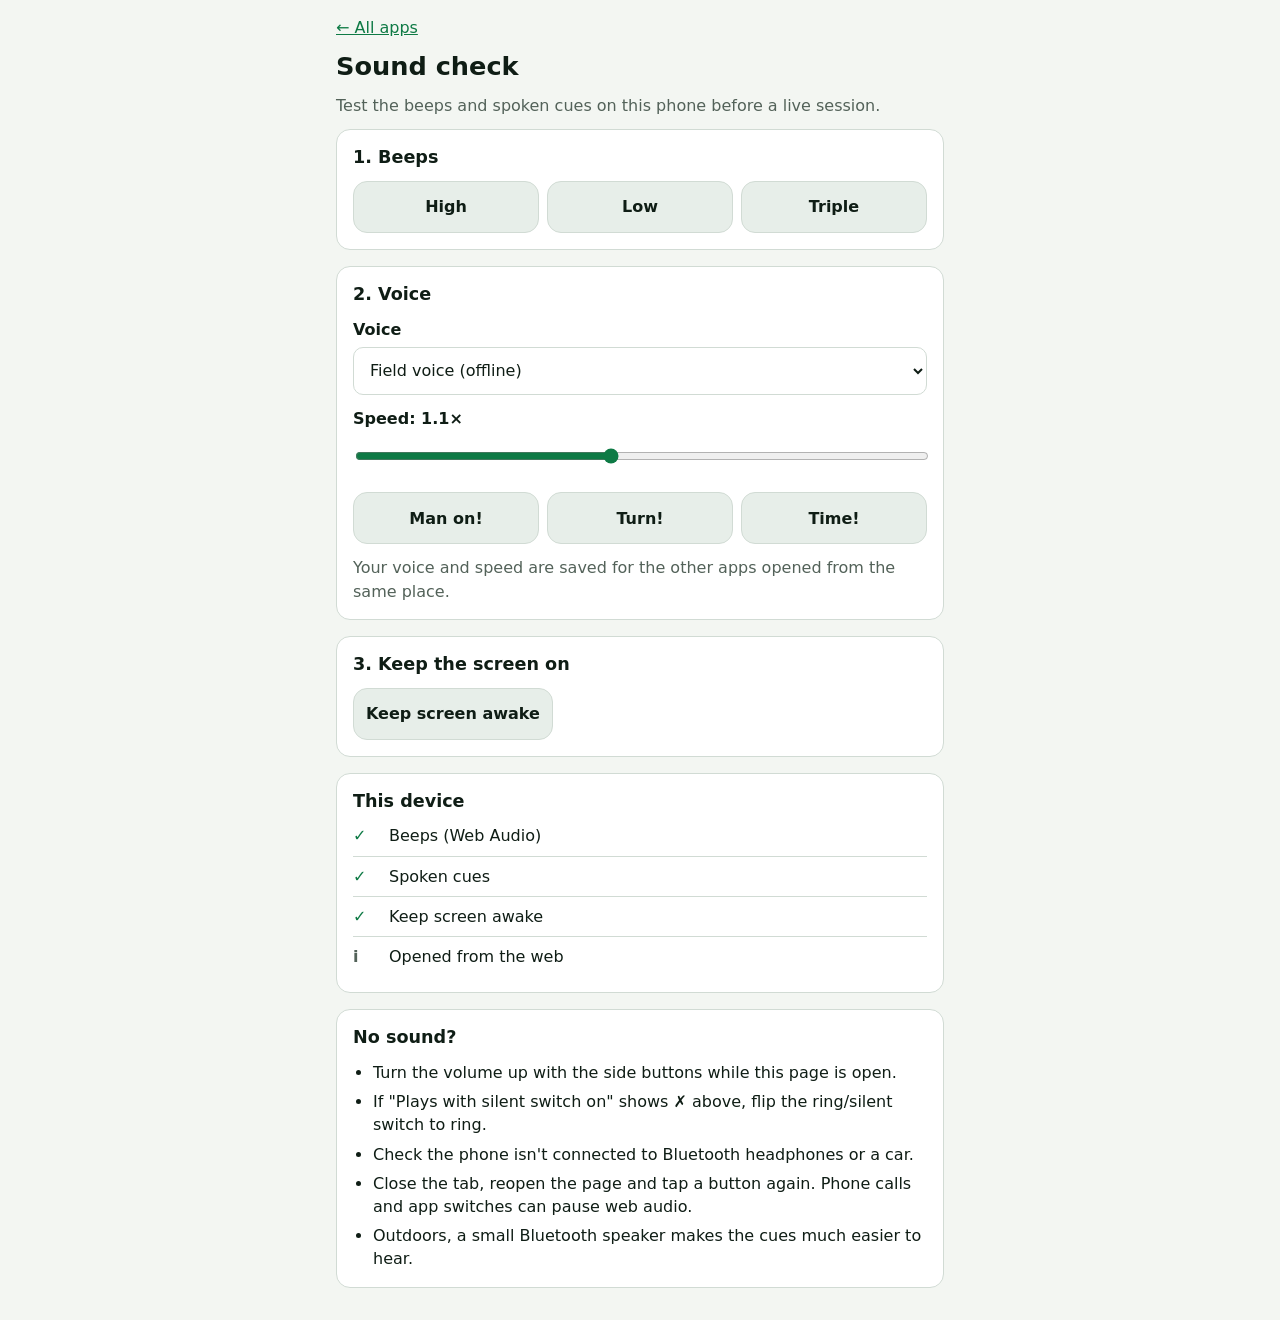
<file: apps/sound-check.html>
<!doctype html>
<html lang="en">
<head>
<meta charset="utf-8">
<meta name="viewport" content="width=device-width, initial-scale=1, viewport-fit=cover">
<meta name="description" content="Test beeps, spoken cues and screen-awake on this device before a live training session.">
<meta name="theme-color" content="#0e7a45">
<meta name="apple-mobile-web-app-capable" content="yes">
<meta name="mobile-web-app-capable" content="yes">
<title>Sound Check</title>
<link rel="icon" href="data:image/svg+xml,%3Csvg xmlns='http://www.w3.org/2000/svg' viewBox='0 0 100 100'%3E%3Ctext y='.9em' font-size='90'%3E%E2%9A%BD%3C/text%3E%3C/svg%3E">
<style>
/* SHARED:base.css BEGIN — generated from shared/base.css; edit that file, then run node scripts/sync-shared.mjs */
/* Shared look for every app: tokens, layout, buttons, form controls, live-session screen.
   App-specific styles go in a second <style> block after this one. */
:root {
  color-scheme: light dark;
  --bg: #f3f6f2;
  --surface: #ffffff;
  --surface-2: #e7eee9;
  --text: #0f1d15;
  --muted: #536259;
  --line: #d1dbd4;
  --accent: #0e7a45;
  --accent-ink: #ffffff;
  --danger: #b3261e;
  --danger-ink: #ffffff;
  --radius: 14px;
  --gutter: 16px;
  font-family: system-ui, -apple-system, "Segoe UI", Roboto, "Helvetica Neue", sans-serif;
}
@media (prefers-color-scheme: dark) {
  :root {
    --bg: #0b110e;
    --surface: #151e19;
    --surface-2: #1e2a23;
    --text: #ecf3ee;
    --muted: #98a79e;
    --line: #2b3731;
    --accent: #3cc77f;
    --accent-ink: #03140a;
    --danger: #ff7a6e;
    --danger-ink: #1c0504;
  }
}

*, *::before, *::after { box-sizing: border-box; }
html { -webkit-text-size-adjust: 100%; text-size-adjust: 100%; }
body {
  margin: 0;
  min-height: 100vh;
  min-height: 100dvh;
  background: var(--bg);
  color: var(--text);
  font-size: 16px; /* never smaller on inputs, or iOS zooms on focus */
  line-height: 1.45;
  -webkit-tap-highlight-color: transparent;
  padding: env(safe-area-inset-top) env(safe-area-inset-right) env(safe-area-inset-bottom) env(safe-area-inset-left);
}
[hidden] { display: none !important; }

.wrap { width: 100%; max-width: 640px; margin: 0 auto; padding: var(--gutter); }
h1 { font-size: 1.6rem; line-height: 1.2; margin: 8px 0 12px; }
h2 { font-size: 1.1rem; line-height: 1.3; margin: 0 0 12px; }
p { margin: 0 0 12px; }
a { color: var(--accent); }
.muted { color: var(--muted); }
.card {
  background: var(--surface);
  border: 1px solid var(--line);
  border-radius: var(--radius);
  padding: var(--gutter);
  margin-bottom: var(--gutter);
}
.stack > * { margin-top: 0; margin-bottom: 0; }
.stack > * + * { margin-top: 12px; }
.row { display: flex; flex-wrap: wrap; gap: 8px; }
.row > * { flex: 1 1 0; min-width: 0; }

button, .button {
  display: inline-flex;
  align-items: center;
  justify-content: center;
  gap: 8px;
  min-height: 52px;
  padding: 0 12px;
  font: inherit;
  font-weight: 700;
  text-decoration: none;
  color: var(--text);
  background: var(--surface-2);
  border: 1px solid var(--line);
  border-radius: var(--radius);
  cursor: pointer;
  touch-action: manipulation;
  -webkit-user-select: none;
  user-select: none;
}
button:active, .button:active { transform: scale(0.98); }
button:disabled { opacity: 0.5; cursor: default; }
:focus-visible { outline: 3px solid var(--accent); outline-offset: 2px; }
.primary { background: var(--accent); color: var(--accent-ink); border-color: transparent; }
.danger { background: var(--danger); color: var(--danger-ink); border-color: transparent; }
.big { width: 100%; min-height: 80px; font-size: 1.5rem; }

label { display: block; font-weight: 600; margin-bottom: 6px; }
input, select {
  width: 100%;
  min-height: 48px;
  padding: 0 12px;
  font: inherit;
  color: var(--text);
  background: var(--surface);
  border: 1px solid var(--line);
  border-radius: 10px;
}
input[type="range"] { min-height: 36px; padding: 0; border: 0; background: none; accent-color: var(--accent); }
input[type="checkbox"], input[type="radio"] { width: 22px; min-height: 22px; accent-color: var(--accent); }

/* Live-session screen: full height, one huge cue in the middle, Stop at the bottom. */
.session {
  display: flex;
  flex-direction: column;
  gap: var(--gutter);
  min-height: calc(100vh - env(safe-area-inset-top) - env(safe-area-inset-bottom));
  min-height: calc(100dvh - env(safe-area-inset-top) - env(safe-area-inset-bottom));
  padding: var(--gutter);
}
.cue-area { flex: 1; display: grid; place-items: center; }
.cue {
  font-size: clamp(3.5rem, 22vw, 10rem);
  font-weight: 800;
  line-height: 1;
  text-align: center;
  overflow-wrap: anywhere;
}
/* SHARED:base.css END */
</style>
<style>
.checks { list-style: none; margin: 0; padding: 0; }
.checks li { display: grid; grid-template-columns: 28px 1fr; gap: 4px 8px; padding: 8px 0; border-top: 1px solid var(--line); }
.checks li:first-child { border-top: 0; padding-top: 0; }
.checks .mark { font-weight: 800; }
.checks .ok { color: var(--accent); }
.checks .no { color: var(--danger); }
.checks .info { color: var(--muted); }
.checks .hint { grid-column: 2; color: var(--muted); font-size: 0.95rem; }
.tips { margin: 0; padding-left: 20px; }
.tips li + li { margin-top: 6px; }
</style>
</head>
<body>
<main class="wrap">
  <p><a href="../index.html">← All apps</a></p>
  <h1>Sound check</h1>
  <p class="muted">Test the beeps and spoken cues on this phone before a live session.</p>

  <section class="card stack">
    <h2>1. Beeps</h2>
    <div class="row">
      <button data-beep="high">High</button>
      <button data-beep="low">Low</button>
      <button data-beep="triple">Triple</button>
    </div>
  </section>

  <section class="card stack">
    <h2>2. Voice</h2>
    <div>
      <label for="voice">Voice</label>
        <select id="voice"><option value="">Field voice (offline)</option></select>
    </div>
    <div>
      <label for="rate">Speed: <span id="rateOut"></span></label>
      <input id="rate" type="range" min="0.7" max="1.6" step="0.1">
    </div>
    <div class="row">
      <button data-say="Man on!">Man on!</button>
      <button data-say="Turn!">Turn!</button>
      <button data-say="Time!">Time!</button>
    </div>
    <p class="muted">Your voice and speed are saved for the other apps opened from the same place.</p>
    <p id="voiceResult" class="muted" role="status" hidden></p>
  </section>

  <section class="card stack">
    <h2>3. Keep the screen on</h2>
    <button id="awake">Keep screen awake</button>
    <p id="awakeOut" class="muted" hidden></p>
  </section>

  <section class="card">
    <h2>This device</h2>
    <ul id="checks" class="checks"></ul>
  </section>

  <section class="card">
    <h2>No sound?</h2>
    <ul class="tips">
      <li>Turn the volume up with the side buttons while this page is open.</li>
      <li>If "Plays with silent switch on" shows ✗ above, flip the ring/silent switch to ring.</li>
      <li>Check the phone isn't connected to Bluetooth headphones or a car.</li>
      <li>Close the tab, reopen the page and tap a button again. Phone calls and app switches can pause web audio.</li>
      <li>Outdoors, a small Bluetooth speaker makes the cues much easier to hear.</li>
    </ul>
  </section>
</main>

<script>
/* SHARED:field-voice.js BEGIN — generated from shared/field-voice.js */
/* Offline cue synthesis. The profiles contain pitch, voicing, level and
   vocal-tract filter coefficients at 10 ms intervals. No waveforms are bundled.
   Regenerate the profiles with scripts/build-field-voice.py.

   Profiles were newly analyzed from the output of the cmu_us_slt voice by
   Alan W Black in Flite 2.2. https://github.com/festvox/flite/tree/v2.2

   Language Technologies Institute, Carnegie Mellon University
   Copyright (c) 1999-2007, 1999-2017. All Rights Reserved.

   Permission is hereby granted, free of charge, to use and distribute
   this software and its documentation without restriction, including
   without limitation the rights to use, copy, modify, merge, publish,
   distribute, sublicense, and/or sell copies of this work, and to
   permit persons to whom this work is furnished to do so, subject to
   the following conditions:
   1. The code must retain the above copyright notice, this list of
      conditions and the following disclaimer.
   2. Any modifications must be clearly marked as such.
   3. Original authors' names are not deleted.
   4. The authors' names are not used to endorse or promote products
      derived from this software without specific prior written permission.

   CARNEGIE MELLON UNIVERSITY AND THE CONTRIBUTORS TO THIS WORK
   DISCLAIM ALL WARRANTIES WITH REGARD TO THIS SOFTWARE, INCLUDING
   ALL IMPLIED WARRANTIES OF MERCHANTABILITY AND FITNESS, IN NO EVENT
   SHALL CARNEGIE MELLON UNIVERSITY NOR THE CONTRIBUTORS BE LIABLE
   FOR ANY SPECIAL, INDIRECT OR CONSEQUENTIAL DAMAGES OR ANY DAMAGES
   WHATSOEVER RESULTING FROM LOSS OF USE, DATA OR PROFITS, WHETHER IN
   AN ACTION OF CONTRACT, NEGLIGENCE OR OTHER TORTIOUS ACTION,
   ARISING OUT OF OR IN CONNECTION WITH THE USE OR PERFORMANCE OF
   THIS SOFTWARE. */
const FieldVoice = (() => {
  'use strict';

  const sampleRate = 12000;
  const frameSamples = sampleRate / 100;
  const order = 14;
  const frameBytes = 3 + order;
  const deemphasis = 0.94;
  const profiles = new Map([
    // BEGIN GENERATED PROFILES
    ['left', [
      'eF0tZTBPdJWaipZ9lHaOgoE3cEQ5K1ePuKp7f26ceo2Ee2B/VSA5ZqPBlmFxf7t+d2RyYH9eGElurr19XHWQwm9j',
      'Xndgf2UZUnGuu3Rbe5K7amFkemN/aSBVbKO9fGB4h7hoamOCY39yK11jl7uKanB/tGJvZ4pmf3czZl2Jt5Vyc4Cn',
      'V3lthWZ/eTZ0U4GqmYV+iY1QimqEbH97NoFOgJeblouUgk6DZ4luf3s3k0uEjJuUk5x+V3dpiW5/fD2mR4qFm4Wi',
      'n3Vmam2Ccn+APq5JjoqXg6ifc2doaIB1f384rkuNlY6HpZ1uYGplhnV/ezCjTYeeiISYlGVQcmSUdX93KI9Hc6aI',
      'eYeLckp+a6B1f3QdekNZqJqAhYaQWYN1lXV/aRBuRlqtrZyNiJhpiXWFcn9cCWlNdK20t5aRmXOEbXZuf1YRSk9r',
      'o6myraKng5JsaW5/WGtfSjtmeYebmrSVqJWEIW5bsLyjb21rY2BggX2VloZ7flu1wr6cmJ2RfG9wbn+BeDwhWr+6',
      'v5yaqJiXf314g4J+KgJcxbi3nZ+nlpmCiHh7goVgA13DurSloqGSm4OMe3d+hF4WW8HAsaahpI6ce414eId9hgZa',
      'vsmznp2ikJV5iW+Ai301MFm8w7unm6OPkX16dX+BgjcyWr3Aw62bo4qGe3l1fYB+OBdbwsDDopefgYZ1hnB8fnZy',
      'FVzBuMCkkp59i22Ka4J5d2wUVb25vKWRlHqHYohliX13dRpKs8CwnIeAbHVbhGeOiXRyCDiq15+VdHZnamuDdoyC',
      'gq8HRrXcu7KOjXN+bopzloOSJghgv9bCtI2SdIJqi26VipFQBF3Iz8S2h41tg2eHbZGTjmMOUczGwLN9gWeGYX9x',
      'kJaGgwtDvsOxnHJ0cIdTgXqQjHw=',
    ].join('')],
    ['man on', [
      'UAAgEEtuipCppomDkoF6dHogfz0FdIKcn76oaXaUcGx0gW5/UAOLf6Gkv55hfZBvcXOGbn9aBoJklqGgm3t9iWyE',
      'fI1sf2oTfEqQkI+bent9VY6HkWx/cyB8QoyOkpxwfHhHjIaXaX91LIQ6hIyZoG5+cECIg51pf3Q3lDSChZ2cfYVf',
      'QIF+oWZ/eD2fMISDnZaOg1VEgHmfZn94QaYsiIeblpCCU0l+dJtmf3hEqyuKgZ2WjoxOS3tzmmZ/eUKtLo96mZaV',
      'jU1Pe3GYZn94PKszj3+LnJqCU02BcpNmf3c5pzeMh3+elIVYTYF0kWZ/eTejPI2CfKCNjlNSfnWUZn95NKBCiX5/',
      'n4yNUlOAdZpmf3k1oUWGenqfkY1VUINznGN/eTalSYN2c6GUjFdRgnSWY392M6VKhXV0oJCNVVKGdJBjf3gwpE2K',
      'dXOfi5VTUYlzj2N/dy2kUIt4caCPkE9Ti3KTY391J6RTiX5xnpGMTViOcpJjf3Mjo1eIdn2WkI9JYIR7jWB/dByc',
      'WoltiYqTkUhnfoKOYH9vEJVbjG2RhJWRSm6AiZFef2YGj2mZcKCFlZRRdYmRkl5/WQKWjrd1t4eHm150gJKOXn9U',
      'ApikxofHflibamR0jIpgf1sDeITAksiGb5VlcGd/hWB/ZAlnSamLx3eglHVxaYB8YH9pGGgsnILAZ6aHe3JrhIdg',
      'f24tdiaihLJXm4B4cF6GkmB/dDSBKrSCmlyXh3dpV4CZYH91MYQ0vH59boqZa2Bofp5ef3UqiEe6iGF4fZ5wV396',
      'mF5/cimNX7eVTXV/m4FUgHORXn94LZB1saNIaomYlE56c4dbf3YzjoertE1YmI+kT256flt/cjKRl6u7VE6nja5R',
      'YYB/WX92K6GjrrFLW66RrFBegYRZf3Qmr6yspkRmsZSiTmR+hVl/cSS1q62iRWqwnKBLa3+AV391I7CzpKBGb7Cc',
      'n0logn5Xf3QhsLeal0R2tZKVTGaEf1d/cB6zr5eXQ36wkopKbIZ5VH90HrGtl5JFiqWWij93hXlUf3QetZ2iiUeV',
      'npeGPIR+e1R/cCC4frd+SJuYnHVEiHOBVH90I7NztoZApJOabk6CcIRSf3Mkrmyyh0CkkpFxT4RvhVJ/cCOnW7h2',
      'S5uOk2hXg2+OUH9wIJlJt3dPlY2UZGF9eptOf2YUiT+vilaMlZdocHaDq05/XwaAT62le4CcpWeFdnKqTH9VApSJ',
      'rrSogn+cZXd6VYxMf08Cqpetxa93ZY1hYHxifkx/TQG5mrDQompmhVhmeGWDTH9IAcGmrsylamKCV2F/ZIFMf0gB',
      'w7Wnxq1zVntfWn5vfEp/RQG9tqXJroJVeF1geWWASH9EAbWuqMeuj2mEXl50Tn9If0ABq6myurOcd45kXnJQbkp/',
      'PgRjVrysyJagoXpwbmlWUH9LLFghcW/Eh6yqqYmPgWtya0qSojRkQZRXgJKokJyPho5dQZ61ToFYikxlg5yKiYiC',
    ].join('')],
    ['pass blue', [
      'UAAyn7uWjYV1X3Z5jHqMa3NQAE+lt5mVkXpacXeYe5N4a1A1YqO2npeSeGB0cJyAlXxrTC1hm8asno91e3tbmoeX',
      'fXo3J2ac0biqlHh+jlyUfpSAgFkHaaPOwKyeinaRX56AmId/ey5pn8/CqJ+SfpBfqIukkX9mNGmO27Gnno6Je2mu',
      'hq2Qg2ZVbYjinK6TiYJpg6d5o3Z3aX9whNqIi3RwgWuKmmWLYWxpf3JzvmBnc26KbYeRXYVjeGx/clSjUl2GcIx2',
      'hohXh2iFbH9zPJdhZpl8h3CBhlOKa4xsf3kyq3J/lniDc5CFTYVrjmx/fC/Jb5SNeIyDn3ZTi2yKbH9+L9Jvn4Z/',
      'j4qldFuOaIxsf34w0HOhhYGOh6p1X41ikGx/fzLPcaSFgYuHs25ph2KTbH97M85up4GChoy3bHCBZJVsf4Azy26n',
      'fIWDkLhucIBklWx/fjLFcKR7hoORuWttg2KWbH9+LrxznX+DiIy3aWKHYZNsf3kkr3qSh32OhKphVYZmjWx/dBeX',
      'go+VdoB0lmNNiHSKaX9sD3xolKiGaleQdV6Thpdpf2QKaVmFsqt/X5F6bpGTn2l/Xw81b2uqv66BlpJqenyDY39d',
      'VxhPXIKwt6yUs49yfmNZf1vjTT5OSXSJmouoqneSiEx/VvfOlJttbGx1a3GPbm9/ihhV+dykroeHf4l6eZeGdIiD',
      'KFT54ayug4p9h35ymY1ufaALV/fdtbGEi3V/gXaXj3d/KR9Y89GyqIF+ZX12doyIiItKXVTpsoRxTl1egXKEi42W',
      'iG5/R5o2P1ZQmJSsjaKRmY99cn83Cy99nazEmah5l4KDcXlufzIBlr3FsqeWg3OCc25ud25/MwRff6q7vaCtjXRv',
      'iFxjbn8/NFZDSXmSkbOll46rjHluf1+BhVo/aHZxlY+Jf6KTgXJ/XFZbTUaKm4GQhox+m5N5cn9cLTxTb62wdHl4',
      'pYx+iXpuf1wgNGGOtqxlcXC0mHN4dm5/WxQ5fqW2mVdvfLuSa21wbH9fET+TrLGLRICNvIRcZXVsf2IUQJCvsnxE',
      'jIjEek9dgWl/ZRRHia24dU2GhsZ0TlqGZn9kE0yApsCEVHl8xm9UW4Fmf2QQVXuow5BbdnW6Y2BigWZ/ZA9ZfaW7',
      'l2OKcqtXYmiCY39rEllynbmbcpFnrFpfYH5gf2wTYV+cuJ6JiFurX2NdemB/bBRkU6Otp55/WKRccFl6Xn9oFGZO',
      'pZ22rIVfkVN4Zohef2wWdEmQi8aqnneHS2Nukl5/bxl/RYKF0KKliolOWXKIW39vGn5Fg33TpKCSik9Xcodbf2wa',
      'fEiGedWkoJGLTlhyiVl/bxh/R4d81qChj4hMWnWJWX9uGIRFiX3Un5+ThkpddolZf2sZiEOJfNCinJWHSl50iFl/',
      'cBqLRIZ7yKWal4xKXm6IV39xHJFGhHi9q5uUlU1daYJXf24dmEiAeLSvnI+jS2NndVd/cR2fSnx4r6ycj65JbGdo',
      'VH9xHKVOdHaqp6CMuUxqaGZUf24bqFNueaOlooq/UmdoalR/cRmmW258n6Ogir9VZmpuUn9vFqVgc3qeoJuKvVpm',
      'a3JSf2sSoGl+eZ2hlIW8XGdpeVJ/bA6ceYd9m5eUf7ljYml7UH9lCqGBkXuajZZ+tmJdaXpQf2YHpI2dfZiElHew',
      'X1xof1B/YQWpn6Z3knmTdaRqWWiITn9ZBK6otGeMc5J2oGtZaIlOf1UDs6+/YYFxhX2gbllrjEx/UAKusb91gHBw',
      'eaN2ZGqTTH9RApaoxYiEeG5qonZqaplMf00CiqTBlI2AdWahbml0kEx/TwKBnLiZnY54ZZ5xbXiBSn9OAnuVs5+o',
      'ln1rmnt1dIVMf0QCgYuwpLOZfnmZgHl3ilB/PwNucKqhtqKAfpuHhoaIZng/JVs/Z3eZpYaEl3qSn44yZT98iGNW',
      'YnKOhn2YZn6Rj6UfOpKCdmRpcIaKc49jd32R',
    ].join('')],
    ['pass green', [
      'UAAyn7uWjoV2X3Z4jXqNbHNQAFClt5mVkXpacXeYe5N5a041YqO2npeSeGB0cJyAlXxsTC1hncWvnY95eHxbm4SY',
      'fng3JmiiysColIJ3kVuXeJeAf1cMaKfJxKuekXOSX598mYd/fyhpo8zBqaGReJBjqoiklX9mN2qT2LSnm4qFgWqw',
      'hrKMg2ZZbIfjnKOWhH9xfqd8pWt9aX9vgNiCiH1rgWuLlmeNYWxpf3JztWhucWSPZ4maV4ZkdWl/cVWZWWZ9ao9t',
      'jJhLhG+JbH9zPplicI1zh3CNikqGcpRsf3o2r2uCknaCdpWATodvj2l/fDHFbZiOe4l8oXhXhW2OaX9+L89wnoh/',
      'koKpc12LaJBpf34v1W+ciHuViqZxYI9hk2l/ejLScp6Ie5GKqnVgkF+WbH+BNcxwpId9iomydWWMYJVsf4A1ymum',
      'iXiJj7J1aopglGx/fjHIaaKNcZCUr3JnimCWbH99LMFwlJNtlJWra2CJYZZsf3kksneOkHeNi6deWIZoj2l/cxif',
      'dZKPeoF8m1VVgnWOaX9tD4VskZh7eHOYWlqGhp5mf2UKa1uBrpl7dqJyZ32KpWZ/Xw9BZV6tu56CppVwe26DY39c',
      'UxtQVICutaSSt456gGJbf1veS0BJTHKKm4auq36VhWN/VvbInZlwcmx5ZHSWcnd/UABS+diorYSPgohxdJ6Jdop/',
      'RVL64aepgpGEiHpsnY5tghcGUfriraqAiomFh2mbjGqDLh1S+eOoroCDjYJ/a5iMcIwuElH55KaygoSMi3lrkZFy',
      'i1AAUvbasL6Fh3qUgml/jHqOaRdV8Mi3w4OHd5h8bnmEeIuDGFPivLmsanx6jmtzeH54iQ4XSsung1hJZnyCa4yK',
      'iYmabnRBSD06VHqkrZ+PpoeIhJFufzUHSHGorL2mm4yIcod4cWx/LwNekbOps6eUiod+f3NubH8zCkVkmJqonp+Y',
      'k4qGinhmeSxQUExxZX56iImNiY6ShmlGL4mHgsR+oXmCdnZwi3ODUABGg4iD0Ymmdp14h3GRdoGGJ1qHi4LWhJxt',
      'lm6JaZF6elAAXn5/eMNWdFh7bYx6n4uKdX9eNlhonEWFeZWboIWggH91f1sOdYSMU66YpJGFcpFncXJ/YAuag25a',
      'vaKabZl2f1l6cn9jD7FtYF+/oJNjtmtmYIhuf2QTvlpgZsCdh2y8X2Jikm5/aRbAUmFmwKCAcLxbZGKQbH9sGbtR',
      'XWC6p4RuvFpiZItsf20euUdVYbikjXW8VmFliGx/bB+zP1Zfv5+Vgq5XYWKBaX9sG51BYlvCppuKmVNlY39pf2wb',
      'hztyYMSooJOCR2tnjGZ/ayN9KnVqy5uqlm1PZGyUZn9qMIMfaGTSm7WOWldqe5Vjf2w7jxhjX82awpJUWGyEnWN/',
      'bEOVFWBczZjDk1ZYb42cY39sQJAYX1vPlcOLWFpymJ1gf2YzhRtnYtGQw3pZYnuan2B/aCJ7HXd204i8cVxrg5Wc',
      'W39iEHAokozXhKV7VneKkpFZf1sEdVi3ndKGfohdeo57gFd/VAKXiLStxpBkj2NtgW96V39UAaidpcS4iV+TX2CD',
      'aH1Uf04BuKujyat5Y4pfW4Nng1J/TAG8tKfGrHVXgGZQi25/UH9KAbS3pNCrcVF3ZVKUb31Of0YBuLOi06xzTXNk',
      'VZNrhUx/RwG6sK3CuYVDeWVUi2eLTH9DAbmuu7S5iVCLXVV6ZIFMf0MBn5i+t7uUbpZjXW1Xc0x/RgRoW7KpwpuT',
      'qoJ2cFNjUH9IFVgwf36yi5y2qJePbW5UVj5fdjRsYn1keqSpkI9/gmA2O3+SR3J6Z1d4nJ1/k4h+',
    ].join('')],
    ['pass orange', [
      'UAAyoLuXjYZ2YHh4jHqLa3JQAE+mtpqVknxbc3eYe5F4alA3YqW1npeVemF3bp2BkXtrTDNioMSnm5V2eIJaoIiS',
      'enZQAGSfyq2UiHR7kFukgZJ/fWlUaqLHspCBeHSMZ62BjH6EaVdqns+6nY2AeoZmsIaagXppTWmQ2bGmm42IgWux',
      'g62EemNIbYXfoaeXiINyeKp1onV2aX9vgNiRjHdtd156mW+Xbm9pf3J2u2hwZmSEYJCfaYphcml/cladV2d8aIlz',
      'lZJRhml+bH9zOZpnapZthYKJgUuHdIdsf3kxsm17n2+Chop5UIh2iWl/fC7IbZOWdouHmXJch2yQaX99LtFvnY17',
      'koikcWGLZ5Jpf34v0XKgiH6RhqpzYI5ikml/fjHRcKSGfJGHrnRijmCQaX99NM9vp4J9jouzdGaLZIxsf4A1zG6j',
      'hHqMjrZxbIZlkGx/fzHHcJyLdY+Qs3Fqh2OTbH99Lb5zl411jpCvbGSIYZNsf3olrnaRkXeLiahiWoVmjml/chie',
      'eJKUeoB4mVxQg3mKaX9rDYpxlpaCcWySYlWPipxmf2UIdGCRppl3eZxwZIuJoGZ/XghdWnW6t5WFqIlufnKCZn9b',
      'GixhXaDAt5iYsHh9d11jf1qGIEFTa6Cspoq5onyTeVt/WO6SWVdOZmqDaIyof4uTFx5U99CmpH+OgIxqeJ2FdY2D',
      'JVL42aqzf5CGjG11oI1ziVAAVPfesL19jIeHcnSikHJ/LBFT+OGsvnqCh4NvdJ+ReYdQAFL566G6e3iSg3RzmI94',
      'hVAAUfnsn7l+dZeJg3OOk3N+eBhS+eSkuHp0kpGOa42GdoODJVL40aCfW2iBkXFjlHZ8hG5JWNlWWlBZlJ+RZZ+J',
      'fIt3eH9gR0tdWpubh3SEmHiXanV4f2skc0COoYV2eY6Hg4ZliXV/bB98QaiefXB5goZ9f2+Kcn9uGYRVu5pyZ3Z5',
      'kXiDdYBuf2oSmnzCh2Bkh3ilcYRudml/bA61mbNxX3OacK5vgGR8Zn9tD72dq2ZnhpxqrXV8YYBgf28Tv5GhYHWV',
      'i2W1eXZhgl5/bxfMhI5hg5R6aL1tcWyGW39uGNF/fGqKkHxiwWNud4Nbf28Z03pwcpCMf1/DXmp6hlt/bxvVdGh1',
      'l4qAXcRaaXyIW39tHdVra2+bj3xexFlqeIVZf3Af0WltapuWel3FXWtxiFl/cSDKa3Blmpx+W8Rja22JWX9vI8Rt',
      'cGKWoIRYxWdqa4ZZf3MlwmluXpahiFjDZWluhFl/ciK4aGpgmJuRWbtia2uEWX9vGqJrb2SZmJVcq2BzZYVXf2sR',
      'iWqDbJWWk2uXXHtug1d/aAp3YZl/mo6MhIhhdXqMV39iBXNkq5C0iYCPfmtyd5BXf1cCjHu3oMWIaolvbXZ7hVd/',
      'UwG0jLO6wHBLhWxwioF/V39PAcGLtca3XECJbniae3RXf0oByZS1xLRdM4ZuhaGBcld/SgHCosC0sm9GYmaLmXuM',
      'V39RAoKAwrHJlnVdVmOVdY9Xf1YEZluyqtOqlnZdT4BsiVd/SgRlXLqt1KiRdmdUeXGHVH9HDUwtorrNuqJudGF0',
      'ZYpSf1JoaB1BXq2/xp+eeHthc1J/XrK7Pzg5WIyzqrSYloaEV39fw+SjYEs5SnmLsJSXlZdbWGDI59O4omlJUFeM',
      'gIp+kRYsY83n0su+lHZhZoh4iXmMUABj0ujNzL6bdXZwgXOHj5RsH2TU5NHGvqdwhG2CcIWTkw5IZNHg08LAr3KA',
      'aIVtgZeYDStjyuTQvMW5bIJxe2eBlqAMHmHH6c27yr9xh3B8bXOWqlAAYcTnzcDJv3mFZoBzaZSoUABfweXRwcK+',
      'fXlggnN0jpdQAFy66cnBxrl3b2eFaXyKlI46V7ftvcPAn1xqboVofY2YoDxStO+0w6d1T3VuiG6EkY6DBEuu6a+7',
      'hlthhm2Cb4eLgWMfQq3aq5NuX36NYoJwioF9',
    ].join('')],
    ['pass red', [
      'UAAyn7uWjYV1X3Z5jHqMa3NQAE+lt5mVkXpacXeYe5N4a1A1YqO1npaSeGB0cJyAlXxrTC1hncSvnY95d3xbm4SY',
      'fng3KWiiysColIJ3kVuXeJeAf1cMaKfJxKuekXOSX598mYd/fylpo8zBqaKSeZBjqoejlYBmOWqT2bGqnoqIfWmx',
      'g6+QhGZXbYninauWhoRqf6l4pnJ4aX9whdmJiHpwfm6ImmSPXW9pf3N3u2RubWyKa4uQXYRhfGl/clqZWGZ8bJBv',
      'jI9QgnCKbH91PpRjb5ByjW2KhFGFdY9sf3kzsWp/mm6Gd5F9VYNujGx/fDDKapSTco2DmnZbh2eOaX99L9NqnYt8',
      'kI2fdF+MZ41pf38x026hhICPjaZzX4tpi2x/fTLRbaWEf42OrG1miGiObH9+M85vpIV9jI6wbW2HZZJsf4AzynCi',
      'g32NjLNya4dllGx/fjHGbaGGeZCOsnJohmWVbH99LL1wmJB0kY2tb2KHYJZsf3olrXSSlHiJhqlkWIVikmx/dBmY',
      'dZKbeX10nF1Tgm+PaX9sDnx3laR6cF2SZ2KQh5Vpf2UIYHCKspt7aZRucJORomZ/YA80bXGrt6WBpJlld3aGZn9e',
      'WhpKWoOotKaRu5NzfWhZf13gUkBNT2uAmoiwrHqQiVR/WfbHmJ57dWh4ZneUbG18UABX+dafrIqNf4l3gJuDcYWD',
      'L1T53aKuhYuAiXd8noVtfpsHVvjgq7KChoOGfH6gh256KQ9X9+OttIR9gIN3eZeLeotbFFj15am6h3p4gXZ0hox/',
      'kXgDWfLWorFncWl+b2t6h3yQf39X2ohiWECDepFvjJqRjZF4f1Q4Olxwi5tyko6pf32KhnV/Vgh8iopxjJSpeYt9',
      'i4lydX9aB56KfmScnp9cm4WGcnd1f14JsXp8XaKlkVOkgHVpfnJ/Yg63cXlhpaKKU61xamyFcn9sFr5ob22pn4Jd',
      'tl9qcI1uf3EdyGBoequXg2i8UG1zimx/dB/OWmuDrJOEc7hMcHKHaX90H8hdboKtl4Rws0txbohmf3Uhv2Bufa+d',
      'iGyuTXFtg2N/dCS7XHF+q56Mc6FTdWt5YH94KLlRe4mhmJx9jFp7aHlgf3oyt0qGiJ+Rsoh9ZXhng15/fTy3RoiI',
      'mo27lH1odWOLW394QbpBjIqVjryUgWpzYZNZf3tCuj6QiZqKvJN/bm5kk1d/e0S4P5CFooO6l3lwammQV393QrVC',
      'j4eciLWZeGlvZZBUf3o+skKOjZGNs5F0Y2xljlR/dzirQoyTio2ujWlfamqMUn90M51IhZeOjJ6aZFdtb4pSf3Uw',
      'k0p+ooyQlp5kVm1vjVJ/ci6PQX2pi5GXn2FYcWmTUH9tJ4w2jJ2bipenV2JpZ5dOf2UXiDOjkqh+pZxTZ1tukk5/',
      'XguFP7CXrX2clVNbYGyXTH9XBYRMuaC4d4+PVFpmd5pMf0kCnm/Mqbpvh35YYHCBnUx/OwHSqsmjqWxpdF5idXue',
      'TH83AZqa1ra9d2hqZ2V1cYlMf0YKVDWdptGpnpCHZ2xbe05/UCNbJ2pztZ2jrq6Lel53UH9TI2UrY2mllJ23tZh9',
      'YXNOf1AfaS9WdJ6bmq69k4Zjdk5/TShkN0lwmZqVnsCUlnJ2VH9FUnJBQlyBkXyRupSbhX6vPD6GpWJEXnCOaXav',
      'h5CFgQ==',
    ].join('')],
    ['pass yellow', [
      'UAAyn7uWjYV1X3Z5jHqMa3NQAE+lt5mVkXpacXeYe5N4a1A1YqO2npeSeGB0cJyAlXxrTC1hm8asno91e3tbmoeX',
      'fXo3J2ac0biqlHh+jlyUfpSAgFkHaaPOwKyeinaRX56AmId/ey5pn8/CqJ+SfpBfqIukkX9mNGmO27Gnno6Je2mu',
      'hq2Qg2ZVbYjinK6TiYJpg6d5o3Z3aX9whNqIi3RwgWuKmmWLYWxpf3JzvmBnc26KbYeRXYVjeGx/clSjUl2GcIx2',
      'hohXh2iFbH9zPJdhZpl8h3CBhlOKa4xsf3kyq3J/lniDc5CFTYVrjmx/fC/Jb5SNeIyDn3ZTi2yKbH9+L9Jvn4Z/',
      'j4qldFuOaIxsf34w0HOhhYGOh6p1X41ikGx/fzLPcaSFgYuHs25ph2KTbH97M85up4GChoy3bHCBZJVsf4Azy26n',
      'fIWDkLhucIBklWx/fjLFcKR7hoORuWttg2KWbH9+LrxznX+DiIy3aWKHYZNsf3kkr3qSh32OhKphVYZmjWx/dBiW',
      'g42WdoBzlmRNiHWKaX9tEHlsjquGbVWPd12Sh5Zpf2QKZluBsqyBXZB7bZGUn2l/Xw82bmyov6+Cl5NreHyDY39d',
      'VxlNXYGttqyVtZFyfGRZf1viTzxQTHCDmYurq3iQikx/WPfOlJt0cGp1anKPbGx+hhBX+dykrYmKgIp6fJmGcoeD',
      'LFX54a2whox+h35zmo9vfaUJWffbtreMj3aAgHWXkXyBKhhb8cu5vJSLboFzd4yKkJJQAFrfu8fFi45vfWN6f4iX',
      'jlAAWbzI2beGiltzU311jJ6Rcn9cpte3VkhPUoKAtZKlqYl1f1iGqUMrUH6ut6i4c3VsYm5/WURxKUl/r8ernI9V',
      'WVZ+bH9cMGwkZIuxxK2Yfk5UX4hpf2EqbCdtiLPHqI53RlpnkGN/ZSt0Km2HuMGchXhLX2qOYH9oLXUycoKtt6CC',
      'hk1jb4Fef2wueUGAeqKumnmQVXx2d15/dCiHS4p1paSJeZBYiG93W393J4RbiIiWmYhxmFCIboBbf3UteWeMmo+M',
      'fXSfTH50glt/eTF3cJCmiYJyf6ZRfm2AW396MnV9krGBbXmEsFd6aXpbf3gydn2atntffYu2W29ofll/dTRyfqO2',
      'dFh4jr9hYmeEWX93M3V7rLRmWHKTwmdeYYJZf3Mxe3G0tVxWbpvFZWBdgld/bTB8abyxVlRwocpkX1mEV39vLXpm',
      'wqlWVnWnyWZiVItXf3AsdmO8q2JYeqbFaGRZjlR/bzJzWbGxcmNynsNoZGKGVH92N2xapLJ7bnKRwmJjZ4FUf3U1',
      'aF6YtH9yeYe6Ymdpf1J/dC1tXZS1hHR+hK5lb2p+Un91JXdcoKmIeX+FqWZzbHxSf3Aef2momoWDgYWoZXNve1B/',
      'cxeOfqKQgYaFhKtjcHF/UH9wFZOFpYl7gYaErmFqdoROf2wUkISvhG9/hIGyYGN4iE5/bBGOiaqHbXWEfbdhYXeK',
      'Tn9kDY2LpYpxaoF8tmhmcotMf2UKh4Ovim5qd3i6eW9nhUx/XAh/gLyHZGt9eLqCdGOASn9bBnmCw4leZo2AsoZy',
      'aYNKf1YEdYLHkmFmj4Wyh3Vrg0x/TwN5iciUam+Jg7mGgGiETn9DAoOQwpuGe3aDvIuGcX1gcj8FZ2ansKKib3+r',
      'jJB/iFs8QjtfRV+IiZBne5yFjX+RdS1BeXxTX3uLhGBunG1zeoRXWUKYjGhZc4V/bWSobnF1fA5QRpuOc1Rsf3Ny',
      'Zqp7eHV8DC1Fo6GCXW97bmxeqoV0c30=',
    ].join('')],
    ['right', [
      'UAAlLVVxd2yIgZuMi4WLi4Ecf0ESfIpyaZ6Rn26LiYV3eYZ/VQ2fhGpypJSUXpuDdW2Ge39jDrV2Y3WjkYtWrXFv',
      'cYx7f2kUv3ZldaCNhlC8XXF1iXh/cRjDeHJ3no6BVrxTc3WDdX9zGcZ3en2ZjnxhtVhwdnh1f3gdxXqCfZCRfWiy',
      'XXVtd3J/eyDCf4l6hpJ/arRdemd3cn96IcCHkXh7lH9utFp+Znluf3wjvoubeXSRgnWzVn1qe25/fCS/iaB+dY2A',
      'gq5UfmqAbH9+J8CCooN7iX2Oq1J/bYFsf30qwnijhIGEfpalUoBtgml/fS29c6CHgop4nJ9ThWqEaX9/MLZwnIiB',
      'kHacnFKIaIFmf4AysmyXhoWPfZ2XU4lmgWN/fzOta4yGhpSGmY5UjGODY39+N6lfhIWHmo6Zg1CIZYJgf3s5pFZ7',
      'hYefk5eBRYBof15/ezmfTXSAjqGTkn1Cd2iAXn93Op47cnicno+XckN1aohbf3Q/oipvcKuXk59rSXFuhVl/cUOo',
      'ImptrpufoGtLZ26DV39vRKYha2S3n6OjaFFdZIJXf21KpCNpWsSdqaBkV1ZjeVR/ZlGnJmVPyZSyn29UTmdvUn9i',
      'U68nYkjHh76ieU1RaWpSf09GpCNiTMuGvaVsTFtzcFJ/QyCAJ3R30quaoWdWZn15SH8/G1tBepW1t5iUfniDc2pK',
      'c0Rpbz5aa4iglJqcgJqCeycaQpmecGVbcH98gKGGnYSEHgw8o6qShWt4em1pm3+RgH8=',
    ].join('')],
    ['time', [
      'ck40zc2sm217dnVymH9+f5WvOU3U0MGibnRveXKTjIuFlg0sZd7Px6VpbGaEe46MkImTUABn4NLGsIJyVYp7iY6U',
      'kJFQAGTY0L64pIVjmGJ7kZ+Vi1k2X8DNr7WXfoCPW5aOoIt+VGRhmdefp31/jHpfkomcfn5Qf2iJ2YCedoh/Y2Ob',
      'g5JydlJ/aoHSaIJ3fXVgcKhyhWx7Un9veMhSdHuCfGRyqmiEbIFSf3BbrEySlIZ8XnyoY4NrgFJ/dDuea6Clb3Rx',
      'hqpWe26AUH95LKeFoKBleYSMnkx7dYRQf3cps4ihlmSRjJCWS4V5hVB/fi26e6mOZpuUmJJOjHaHTn99NLZsunp0',
      'mpCliVOPbJBOf3w7sWS/boCYkKqAWottjU5/fz2zYrhufp+RqYBajHCFTH98PbJlqnV8pZGqgVmKboVMf389rGSc',
      'fX+njq58V4hqhEx/ez+qXZCHeqiPqXZOhmaDTH98PqpQjYl2pJSdbEmCYopKf3c+pUCShHqikJhhR4BomEp/cz2d',
      'NpaDhaCGlF5HgHOfSn90PpUykYiKn36TYkSHc6ZKf3A7kzGMiIuefpZjRod0qEp/cCuNM5OAkZqBlmNKjnykSH9n',
      'GIM8o3ycmHyUZ1GchKBIf2MKf1S3kZCccpF/VpuMmUh/XweCaMGWf6NzmIdYj4mZSH9eBYp3xZd7qHSZgmSEdphG',
      'f1ICnYnDloyibpGIb2pik0Z/UgKshK+0so1Qk4peX2iNRn9MArB2qsy4f0WWf05teIJGf0wCtnSu0rd8RIl7S3F7',
      'gEZ/SAG6e6zWtn1Ed35QbIKARn9IAb58sdS6dUpydlhqe4JGf0UBuXW00sB5Unh0VnBve0R/QwGycrXNwY5cinhW',
      'blxvRn8/Aat4sse6l22agmFwVGlGfz0Bmn2ov76fc56Pa3FWaER/PAKGg561vaZ5nZh7cFpsRn86A3J5jq67roKW',
      'l4yBYW9KfzYGYWR5nKysh5eal5Rtc0x/NBJbV2aDk5qBm6SXknx7UH81MWNWYHCJknmKppaRhYBISTNLbVlcZYWJ',
      'dHuckJOHgFR/L2V5ZmBjg4VveZKLjIKE',
    ].join('')],
    ['touch back', [
      'UAAuyNTAh2WGc4Z/fXmKgY0pOE7V0smtbH9ykHaNfoWOlRU8ZNzWwrl+fGuUaZCKiI+PUABp3tu+tZOHaJNghY+T',
      'k4ZULWTa2K+ejnpfh1eAh5CKd2Z/ZbeleXNraHSAWpeKlnh1aX9uYHtsboJ+eX9xsXJ4ZX1mf3UzdIl8mYB0jHuo',
      'WHVvfmZ/eiWGj4aie3WKfqtTd296Zn95IJmIkKJ4eIiJrE56aHpmf3kgmo2Sn3l4i46sT3pkfmZ/eyGQk5KbeH+M',
      'j6dQdWl9Zn97IoWWjZ54gY+Pnk1xbXpmf3okepeGonuAjo6bR2xrfmZ/dyRyjYKpgXyAi5pBaG+AZn9zH2h7gK6M',
      'dmx/l0Zoe4Vmf24WXW2Ar5F2aX2OV3V9k2N/aRFWW3mzn39zgotjeXmbYH9eDVJPfrCymICIim52cptef0UIS1aY',
      'sb2olpKEc3Blg1l/Ohs4NIKgu7KqlI2AgXZ0cn9Cy9J4ST1VZJWQln+Rl48jKk/V6NC0gmlUdXqCent8jFAAU9ft',
      '2Meag2BueYB8hHZ/GClb2O/b0bG0d3VmdneBhIZsPF/T8dvPurNtfWaDgIKFhBMnZNDw1c7EuIJ9XoOBgoOLOjBm',
      'z+rNzMPGknxmeHZ8h5A4ImfL5MvKxMeQfmltd32FlYoAZ8Tly8DHu4+GY3d3eoiaRCJjv+DCvMa1ho9rhWd6ipA9',
      'I1622bu8s5NkfGJ7WY2QioN/VLHWnJlsU1F0bItzqKCLe389jpRDW0pigJqOopKklXdjfzYPSU+UlKOtk4uTg355',
      'eGN/NAJunLuoqqOGeIJ4eG91Xn8xAZizvbWnkIh7dmt0b3NefzUPXDlzraWbpaOiho1zhV5/VWiKPUp0eHWDkKGE',
      'l3yJY1Zka5FRXX98f4iSoXKLdHVmf2s7e1doioOTjoyVXH5wcGZ/cCZ6Y3CZjJqEe5FOeXV7Zn9yIYRofaKKln1+',
      'jkR5doVmf3YilWuMnomXg4uJP31vhmZ/eCiab46ajJ6LlYtDhWeCZn9+L5pukpGOn4yih0uLY4Rmf4EznW2TjYmf',
      'kKl7UopmhmZ/gDOecI6OhJ+To3pPi2eHY399MZRzj4iIooabfEWMaIhjf3csg2+LhYygdol4RoFujWB/dCR1X3SH',
      'l5lsgXxNe3CbXn9qGW9LY4CrnnCLhViAc51bf1oPakhgfb6oiJCVY4Rvj1R/SwlgVW59xLCgm6pthV93Tn84CU9g',
      'f3i2r6OXpn+IeXNObikhQVd3apCVkoqViY2Jhng6KYpxanpudnx8d4B6g4F+DU8nlXx2f3R/e3x9fHx/fntQACmZ',
      'gHeAeH18fX59fIB8fTdMLZSkiY18lG98fGp9hIN6EAIwj62qromla5yRhWiJbHpQAF6NqK+yiaRvm5aSaolwfRkh',
      'ZIyjs7KIn3KQkJBwhniENCpgkZ23rIeSbX6AjXyNf5A1JlijlrumhIZieHSSgpuLkzEhTq+dwaODfmF2Z5OFm4eP',
    ].join('')],
    ['touch forward', [
      'UAAuyNTAh2WGc4Z/fXmKgY0pOE7V0smtbH9ykHaNfoWOlRU8ZNzWwrl+fGuUaZCKiI+PUABp3tu+tZOHaJNghY+T',
      'k4ZULWTa2K+fj3lfh1iAhpCMeGZ/Zbeke3NoZ3eCWZaLmHlyaX9uX3Rvb4F7foBvsHRvaX5mf3MycoiFk399g3mr',
      'WXJ0fGN/fCeBj4mfgnWBg6lYdW94Y393IZaJkaF7eIGPplZ2anxjf3sfnIiXnnZ7ipOmUHpqf2Z/eyKSjJKfeHuM',
      'kqhMd21/Zn97JIaKkaN7gIePpUtucnxmf3ojfY2PpH2ChY6ZSWxzfWZ/diBwko+hfIGCiY1DbXN/Zn9zHl2GiKaE',
      'cnp/kUVte4Nmf3EZVWx4sZhvc3eTV3p5iWZ/aRNRW3Gyp4R5cY1jh36QYH9cDE5VfK+znoiAj2N/d5Zgf0QITVaV',
      't8Kvj4iMZ3dogVl/Oxk4NIWmvrOjjI6Bhnd6cn9Cy9F1Rz1VZZaRl4CSmJAlK0/V6NC0gmlUdXqCent8jFAAU9ft',
      '2Meag2BueYB8hHZ/GClb2O/b0bG0d3VmdneBhIZsO1/T8dvPurNtfWaDgIKFhBMnZNDw1M7EuYN9X4OAgoOLOi9m',
      'z+nNzMPHk31meHV7h5A4I2jK48vKxMeRgGptd3yElYoBaMTlysDHvJKLZXd1eIaZRCBkvt/Cvce4jZdxiGZ5iI8/',
      'Gl+12ry/vayDlXKFWIOJiH9EWLDcsLqpknp+ZHpaiJKKfyxQr9SypJuKe21ifWyFjn5QAFK1z76cnZx/cG2Ic4KJ',
      'fVAAUr3Gxp6UqX5/c4Zuh4qCUABUw8DKoo6xgYtxgXOEgnxpC1W8w8qekK+NmXGFeH19dXUaVrfGypWOrJWVfI16',
      'gXhxex9Xu8PGlI2onYx9k3OBdXpQAFm7wL2NhZyHc26Hb3x2gHVhXo2FYlB4lHyOj5B9gXmCdX9YF3J2qrGPa3tt',
      'jYiKgIFpf14KspnGfmlhj4C2gHNlbGl/ZQrBnr9qZGyigL5zdU54aX9nC8ags2dicap+wm51SoFmf2kMx52xZ19z',
      'qnzDb3JTgWZ/aA3HmrJoW3ile8JydlR/Zn9rDcmYtV5df6CBvHB8V31mf20Oy5m1V1+Eon+6cXZffmN/bA3UmadU',
      'ZoukerZycWWFY39rDdyUkk59lKFxsXJya4hjf2gO3I9+VJKYmGK4dXFsiWB/bQ/ahm9foJeQW8BybnCNYH9rD9l5',
      'Z2ipmopaw3Fsb5Jef2oR2mNjcbSYgmLFcWtpl15/ZxPaWl10vZODacd0ZmaYW39sFNdfWHHCkodqyHllYpZZf2oR',
      '1mFdc8eVhW3Hd2dilVl/ZQ3TbWZxyZaCa8Rya2OYV39oCtKFcWbIkIBpwHFuZ5pXf2MH2ZR6WsCHgG/Ab21nk1R/',
      'WgbhmHlLuI+Hdb1paF2JVH9aBeOhfkGwmJB0r2RgXYZUf10G3KaLR6iMknWxcGZdh1R/YAjQn4tUromPa7h/cGGP',
      'Un9oCsSPgWK5jotiu4BzaJNQf2gOxXRubsKQjWK8eHJqlU5/axPKU2l4wZSQZrxydGOWTH9rFcs/cXe/nJdsumx0',
      'Xo1Kf2cUxzh7eLydom2yaXZYf0h/Yw6/OY15vaCoapdpa15zSH9aB65NooGvnqluaF5kZ4VGf04DnmO8nqyAmHdY',
      'W2twqEZ/OgG7jsWutm1yeVlheHmhRn87AoeLybPHiXZwW25tcYdGf0cLUzqOks6doKKSfl9ldEx/TxtWL29wvJqe',
      'r6qSamVsUH9SGF8vaHq0ope2pY53YmdOf0wYaC9Zh6qllLKsjY1iZ05/RytrNEZ0lZaJqMCTlHhtUmhDaoNIUmBv',
      'dGeJwpKJg35maT+SpHJncW5lX3CrhIR9dA==',
    ].join('')],
    ['touch left', [
      'UAAuyNTAh2WGc4Z/fXmKgY0pOE7V0smtbH9ykHaNfoWOlRU8ZNzWwrl+fGuUaZCKiI+PUABp3tu+tZOHaJNghY+T',
      'k4ZULWTa2K+fj3hfh1iAhpCMeGZ/ZbamfnNnZniCWZaKmXpyaX9vY3lua4B/f35usXN2ZH5mf3MxdYeClX9+g3es',
      'WHRvgWZ/eySFlIShfHeFgKlVdW96Zn96IZOQiqZ2eoWMqFV1a3pmf3ohmYmUonKAhZSmU3VqfGZ/eyGVi5OgdICJ',
      'lqNPdG97Zn97IoqNi6V7fIuTn0tzcHlmf3olf4yEq4F5jJGaRHBze2Z/eCVzin+pinCKjJQ+bHN/Zn9xHmaBeqmT',
      'aH6AkURwcopmf3AWX215sJN2bniSVnt4jWZ/aRFTXHuxnY1seY9igISQYH9cDE1Vha2ynX+IjGd4e5pgf0UISlqf',
      'scKkk5OHanRjhVl/PBs4NIChvLOqkI99g3h2dX9Cy9F3SD1VZJaQl4CRl48iK0/V6NC0gmlUdXqCent8jFAAU9ft',
      '2Meag2BueYB8hHZ/GClb2O/c0bG0d3VmdneBhIZsO1/T8dvPurNtfWaDgIKEhBMnZNDw1c7EuYJ9XoKBg4OLOi9m',
      'z+nNzMPGkntleHZ8h5A4IWjL5MzKxMePfmlteH2FlYoBaMXlzMDHu46FYXd4fIiZRCJkwODEvMW1hIxohWl9jJB/',
      'JWC527u2p4FXcWCGZJWXjBtlWrDEaFxQVHKalayAnY90bH9QPUo2dqmnrYhvjGuMgndjf1gUQmCvy5VxY3C6enRp',
      'cmN/WgxIg7nFf1V2ir1zXGZ8Y39dDEWSvLdzUYSXvmhWZIRgf1sPSIu4s25VgpjDYFVijmB/ZBNTe7Gyblt9m79d',
      'XmOPYH9nHGNqrLFvX3SivFliY5Zef3EnbGersWxkdaavVGptlV5/ci92YKa1cWZ7pqFVbm2UWX93O4JOn7V8an6k',
      'l1hyZZZXf3pChUaXqYpzeKWUVXhjkld/dkGBRZWVmIN6ootUgGiKVH96PItIkImei4ylhFZ9aIhUf349nU6IhpqF',
      'oKmAZHZnhFJ/fEGtToiDmH6sq3xwcmOJUn+AQrVLjYWVfbCrenB0X41Qf3w9r02JlpCFp6pzaHRdjk5/ejafUIGo',
      'koKUn2hac1mUTH91LotSdKaWen2QbVJ1XZRKf20jd09fmpd7fYaFWHlkiEh/YxpzPFGPmouJkqBog2l0Rn9WEl9A',
      'WIigmZOes4SOcGtCf1M6PT9VcYCQnZO2lqiOeT9/V7V+ZE1VZ153cZOJm6ODTn9ax7Syhm1+ZmNnd26DkHtOM1nF',
      'v7ybk5yIf3KBcYGIf1QFW8fCuZycoZKRe5B8fYV8UABbw8PDnJenmY96jn59fH5QAFu6yMKZk6uakYOTfoB5flAA',
      'XLXIt5mTqZmWhJN9g358NRpbuMC4lpuskJJ5jXaEgYQ3GVq9vcKXnqiIjXOOdIF8hhYhWr3DxZihoISPdopxgH+C',
      'LQlbwcDCm5egdI1viHKBjoQqAFnEubyejZ9ri2uIeIOMhHsET7+6tpiJlGaBZoBxh4R6cig6sL6vi3F1X3tofW2O',
      'hHleYC6jt4puZnZ0h3Z9cYh+f0xdLbnAgndqgniCe393gnx9QTk0x9K5pYlwcYR1iHOLfYnkGlbL1MCpmm1sjGuN',
      'eY2Ai4oWYc7Qxa6gbF2NbYp9jIeEihVe08vGuKlxU390inmOiYYcDFzWz7+3qWtifXaIdpWHimAaV9PRr62WZ3qE',
      'aXqInISDDC5NzMukqIFte4ZUgZCQfH8=',
    ].join('')],
    ['touch right', [
      'UAAuyNTAh2WGc4Z/fXmKgY0pOE7V0smtbH9ykHaNfoWOlRU8ZNzWwrl+fGuUaZCKiI+PUABp3tu+tZOHaJNghY+T',
      'k4ZULWTa2K+ejnpfh1eAh5CKd2Z/ZbeleXNraHSAWpeKlnh1aX9uYHtsboJ+eX9xsXJ4ZX1mf3UzdIl8mYB0jHuo',
      'WHVvfmZ/eiWGj4aie3WKfqtTd296Zn95IJmIkKJ4eIiJrE56aHpmf3kgmo2Sn3l4i46sT3pkfmZ/eyGQk5KbeH+M',
      'j6dQdWl8Zn97IoWWjZ54gY+Pnk1xbXpmf3okepeGonyAjo6bR2xrfmZ/dyRyjYKpgXyAi5pBaG+AZn9zH2h7gK6M',
      'dmx/l0Zoe4Vmf24WXW2Ar5F2aX2OV3V9k2N/aRFWW3mzn39zgotjeXmbYH9eDVJPfrCymICIim52cptef0UIS1WX',
      'sb2olpKEc3Blg1l/Ohc4N4ihvLGnlYuBf3h2cn9By89sRj5ZbJSOkYWOk5EjNkzU69G4i25beHt8fn94hzAMVdbu',
      '2Mqii2ZveX98h3d+GRZc1+/c0bG1e3hod3aCg4VsO1/U8dvOt7FsfmeFgISEgxQjZdHx1M7Ctn99YIWAhISLOitm',
      '0OrMy8LEjnxmeXZ9h5E4KWfL48jKwcSMfmpwdnyGl4oIZcLlxsHBtYqBZ3l2eYubQiViveG9uLyohIhvg2eCio9B',
      'Dl231aSVeGNWdWuGdaaTiXtVVHl5PGRoe4KWh6CEm3d0Zn9VEHRwk2yHkqN9i3eLf3lmf1sJoX6DX5eim12Vgodt',
      'd2N/YQuyfG9jo6SUTqV/f2N7Y39kELt3Zmqon5JLt3RuY4Njf2cVwXVoa6abi1TCZWlsiWN/bhjIcGpvppOEYcNb',
      'a3WHY39xG8xra3aoh4FrwFlsfIdjf3IcyW1rfauAgmu8WHB9gmN/cR3FbnGCp4d/Zrhad3d+Zn92IMFvgX6bk3lk',
      'tmB6cX1mf3ojv3GOeJKVdme5YX9qemZ/eiW/fJF3iZB7aLhggmZ7Zn98JbuJmHV+kH5ss12EZntmf3slvoqffHaP',
      'fHuuWIFrfWZ/eiXEhZ+IdYp9h6tWfG9+Zn9+KcN8qIN9jHeUplWAaoRmf38uvninhIKMdJujVIVmiWZ/gDK5d5qQ',
      'fop9k6pPiGaFZn+BN7VykZR/iYKQqk+JZYNjf308sWyLk4CMgpOlUYlngmB/gUKvYIiMhJODmZ1ViWl/YH+BR61W',
      'gYWInIyYmlGHaH5ef35Gq057goqelJuSR3xlgl5/d0KlP3qEk5qSmIdAcmmBW394QZ81cYCanZORfD9udIVZf3Q/',
      'oC5ucZ+hl51xRGl0i1l/ckKmJ2pnp6OcpXFKYW2HV39uR6kiaGOspKWpbFNZYnxUf21RsCFnWrigrKtkXFFdd1J/',
      'Zla2IGRSw5izomhgS19zUn9hUrQeZ1XHlraacFxRY2lSf1FJqx5pV8WZsaJuYFxmZU5/Sz6QKl5jsaqcqoB3em5z',
      'UnVNUIVAXVqLnY2VmIaVfYNUfkhgh1BfVnmQi4SdjJZ/gn84QX+aaF9VdHt6eZuMm4SA',
    ].join('')],
    ['turn', [
      'SiUwxde9iml8cX58h32BgZGDJ1LQ1MygbHxshXyGfIqJlhEpZdnUybJ9eWKNd4yCiJCWUABn2NTAu5yGYZFnhIiU',
      'l5FeF2LN0LS6pY53lleBiJ+YiFAAYazPp66NcnJ7T4aFn4GDeH9kgrhYe1dggn5muISMdoB4f2o5jVGCYXCWlGq0',
      'YH9ze3h/bhqaZH1lfqCSWKtafXKFeH9uFatigFuJp4JWqViBbol4f3AWt1l/U5WleFqqWH5si3t/cBnCTnZSmqNz',
      'XrBYeG+Qe39uG8pAcVGgnG5rs1R7b5Z7f24dzTZzSqiUbnayVoBsmn9/bh7NL3dFqpF0fq9ggGuWe39tHccpfESn',
      'lYR6rHR5cIx7f2wVtymBS6efoXGli21+hnh/ZginNZFuraO3fIaYaICMdX9dA6Rjq5i6kLGTYolxcI91f1kCspK6',
      'qsF/gJxacXdphXJ/VgG7lbi9unpqnlxnfWWDbn9UAbyOu8e3emCbXWaEZYBsf08BxJm7ybp6UJZcY4dng2l/SgHP',
      'sbTHtXpGjl9ggnSDZn9MAc64scS1fE6BYVyDeXpgf0sBzrS0wrh+U3xgV4lzeFt/RQHUtbq9tYBOd1RbjWx+V39E',
      'Ac2qucS2g1h8VGqFX3lUf0QBwZu20LmOYXZRZoNddFB/QgG4pLLMuJdheGFegV9zTn9AAaqqtLu6omiFbVt4V25O',
      'fz8CcHS/o8OmkZp/cXNZVE5/SBpNKY10wJCkrqmLk3xZZn9LfoUqbESWX4CjrZOjlHiORkWZsDxzTJBRZ56gjJqN',
      'gSgyPo2oOW9khVhjpZ2ClI2EG084iK1Lc4N0VG2bkXuQg4M=',
    ].join('')],
    ['turn full dribble blue', [
      'UAAw09G0qoJ7f4FykHx5fHcVVFnb1ruukH19hGeIhouCiFJpaN/Xv7CNd2mEaIKMnI6TUCJo3dPCsoxyV4J0h4ue',
      'lZRQAGXMuph1XmJjk3GVkY+FgGx/aGByZGxtfYKeeKNvgHRybn9uIJhle2mHmpFkol+Abnpuf3AZqWGKV4uofWCk',
      'XX1rgW5/chu3YYZLjKp9W6hidmaDbn9wH8ZZfUaUo3hgr2F1Y4Vuf3IgzUx2R5ebdGmwYXZhjG5/cR/OPnRKnJN4',
      'caprc2WOcn9xHMY2eEmbkIxspH1wbYlyf20TtzF8UJ+TqGmjh3B7iXJ/aAioPH9yr4vBgIWSa4GKcn9lBJVelo3E',
      'fLCrZ4JzdYNyf2QDk22po8x7iK5pdnhue3J/YgKYe7Cm1H1ypmpsfnJ2cn9dAp2OtqPbglSZcGqAgW9yf1kCqZK4',
      'rNt4RI9xcYuHZ25/VwG0l76u2Ww/jXB4j4Rmbn9SAc2bwLzMZjWNaH2Sf3Fsf00B3p++yrdfMIFlfZaFgWl/RwHk',
      'rbzDtl0vbWx3l5KHaX9GAdG/wa7Dfzxmfmp0gn9pf0YBmbrQnL+lYWmHc2l2eml/SARUgsilu7abgYJue2RfaX9P',
      'Iz44cY6jpqamp4mihW5sf1abfFFMUmdrgI+fnaqeklt/W722rYtob1paYmp5jZGSKX9aw77EqpyghnVvdmt9hXo3',
      'HlvLvMSnm6eNinaPb32HeB8OWc22vKuZrI6ae5Rygoh5fxlaxrq6qJqskJR2jm99j3+DIVnCubyinquWiXOQcXuK',
      'f4MCWsG+vp2hqY+EcpV5fIl/tTJet8C3j5WZeHpziG+BjYVQAGKdmXVWcoNpjYKTf5aBeHh/YDVXXXylm3WQcJd0',
      'gnmAcn9pGW5kmq+NanNxrW6Af4Ryf20cc22auH1VbXK8fH5veG5/cyJxeaC6fUpvdcaIbl9nbH9zIm+Hpbp7RHh/',
      'yI5iWGdsf24ecpKquXJBgorIjF1TbGl/chx3lau5a0CHkMqIWlJuZn9wHHSVrLloPomXyoFWVHJjf24caouwvGZD',
      'hZvMdVBdeV5/ahZkjLLAa0WHm8hvSV59W39iD2ics7loSImju2JFXohZf1sIZ6m1qV9OiqmuTU9klld/UgNjt7+o',
      'aFSLobJRXm6QV39BAX/D0bKCaGp9qHF6bHlXf0oDUpnFuMGbdG+JXoV2bll/TxQ0TnOh0KWekaRmhXRrYH9ZVU5A',
      'OWG0lqSVroqThnhjf16HdUU8ToaFnY2sk52IfGZ/ZIF3QEhYeoiblqyNnnNrbH9hPFY8Z4CTmZ2ZnniEZHFuf2EP',
      'cWWQe42erYWDbHl1dWx/ZAymZ3lsqqajWZlvbm91bH9pELJgeGC0rJRYq2RuZH9pf2wTt115Xbqqi2SuX21ihGl/',
      'ahSxXnxdtaqLaatcbGOEZn9uEZ9kgmKrq45mplptZYNjf2wNj2aQaayqhmqZV3FqgmB/ZQeDaqF8q6l9b4lWd3WG',
      'Xn9XA4mAs5qlpHRqflaFgpZbf0MCkqa7sqOTgFuLXYWAjl5/VgVWf5uxpoiebqF3eHaFY39eCld6m6iTe4Zuo3aD',
      'doVmf2EKaYero39rcXqseIVpemZ/ZAx1iLqgZGF4grh0cmJ4Y39kD3yGwqFPW4yLvmleYHxgf2kTeYe/p01Vk4rF',
      'aFVegGB/axZ1jrmpVE6UisltVF1/YH9rGHaOta5WTY2RynNVW3hef2wYeImztFdOh5bLcVxVdF5/axZ6hLa4VU+H',
      'nMhvW1F5Xn9rFXaFuLtYToedxnJUU39bf2UUcI+4uV9Ki5rIb1JVgVt/ZxBwmbmyYEuQncdkUViGWX9iCoKou6VY',
      'UJujtltNW5BZf1oGmLa6j1JZpJujWU9nkVt/VgWbtsGFUFSsj6NaTWySWX9XBKW3wH1OVbGHn1hbbY9Zf1ICtbi/',
      'dk1eqoKeYGtrj1d/RQHOwLxyVmiYgaNsc2yTV39AAeXJvXhtaXh4mXl5e4lZfzoB6c3CjH1rYmWGeXOChVd/MwHj',
      'y8GljnFeYXdsdXyEV38yAm2Ro8e9m5WFgm1+a3JZf1QaQVVXmLOMn5GQhY59gmB6Wy04XWmhtHuMeYx8hoKAY39d',
      'GD1zmbymYnBuroV1eW9gf10PU4OzvIRZcYG/d1lmcF5/YQ1Yi7m7eFl8g7lsVGh3Xn9kDlONt76HXH9ssWxZb3Ve',
      'f2QPVImtup5ufl2nZGVwdl5/aw9dd6O1qol+W5dbc3B6YH9rEHJWlqW6pIpugkp5dIlgf20VgEGNkMqlmomCRmpt',
      'j2B/bRiBQImF0aOflohIYWuNYH9rF4FEh37ToqKbiE1daotgf28WgEmFfNSio56HT11qh2B/bhd/SYZ61aCinYpN',
      'XWuJYH9uGIJFhnzRo6GakEpea4tgf2sYhUOEfsmmoZaUSl1vimB/cBqMQn19waGjlZVMXXGDYH9wHZZBe3W4oZ6X',
      'kkhka35gf3AdnUN9crKol5OWRmlmdmB/bhuhSIBwra6TjaFHZWlqYH9xGqRNfnGqqpWLqkthZ2lef3EYpVZ3eKaj',
      'm4ewS2RjbF5/cRajX3V7oaScgrRNZGRvXn9tE6FneXycpZmAtU5mZnJbf24Qn26FfJmjk361UGZndlt/awydd5h2',
      'mZ2LfrVVZmJ6WX9kCqF/o3GWlIt8tldgXn5Xf2YHoY2scZGLj3CzWV1eiFd/YgWinLNxiX6Pa65iX12QVH9ZBLal',
      'q2iGdIx8pmxbX5FSf1gCxqqoXIVyio2jaFhnjlJ/UgLIrrNZfXOJiapqVWqKUn9LAsGxwFp6dIKFrHBVb4ZQf00C',
      'r6zMbntudXqtdGB1hU5/TAKWo82IindpYqh1aHmPTn9MAoSdx5WQhnNbp3FldZFMf0sCfp3AmZaLeWClcGlzjUx/',
      'SQKBnbaZqpFybKNvdXSFTH9GAnyTspy2n3F0pnJ4dYBQfz8DbXWgnLmtf3qlg4KDgmB/PBZYVGp5maaNdpyCkp6P',
      'mxU/U2FdXWl7m5F3k2yJn4aqJj5taWhXcH6MiHyQZYKfew==',
    ].join('')],
    ['turn full dribble green', [
      'UAAw09G0qoJ7f4FykHx5fHcVVFnb1ruukH19hGeIhouCiFJpaN/Xv7CNd2mEaIKMnI6TUCJo3dPCsoxyV4J0h4ue',
      'lZRQAGXMuph1XmJjk3GVkY+FgGx/aGByZGxtfYKeeKNvgHRybn9uIJhle2mHmpFkol+Abnpuf3AZqWGKV4uofWCk',
      'XX1rgW5/chu3YYZLjKp9W6hidmaDbn9wH8ZZfUaUo3hgr2F1Y4Vuf3IgzUx2R5ebdGmwYXZhjG5/cR/OPnRKnJN4',
      'caprc2WOcn9xHMY2eEmbkIxspH1wbYlyf20TtzF8UJ+TqGmjh3B7iXJ/aAioPH9yr4vBgIWSa4GKcn9lBJVelo3E',
      'fLCrZ4JzdYNyf2QDk22po8x7iK5pdnhue3J/YgKYe7Cm1H1ypmpsfnJ2cn9dAp2OtqPbglSZcGqAgW9yf1kCqZK4',
      'rNt4RI9xcYuHZ25/VwG0l76u2Ww/jXB4j4Rmbn9SAc2bwLzMZjWNaH2Sf3Fsf00B3p++yrdfMIFlfZaFgWl/RwHk',
      'rbzDtl0vbWx3l5KHaX9GAdG/wa7Dfzxmfmp0gn9pf0YBmbrQnL+lYWmHc2l2eml/SARUgsilu7abgYJue2RfaX9P',
      'Iz44cY6jpqamp4mihW5sf1abfFFMUmdrgI+fnaqeklt/W722rYtob1paYmp5jZGSKX9aw77EqpyghnVvdmt9hXo3',
      'HlvLvMSnm6eNinaPb32HeB8OWc22vKuZrI6ae5Rygoh5fxlaxrq6qJqskJR2jm99j3+DIVnCubyinquWiXOQcXuK',
      'f4MCWsG+vp2hqY+EcpV5fIl/tTJet8C3j5WZeHpziG+BjYVQAGKdmXVWcoNpjYKTf5aBeHh/YDVXXXylm3WQcJd0',
      'gnmAcn9pGW5jmq+NanNxrW6Af4Ryf20cc2yauH1VbXK8fH5veG5/cyJxeZ+7fEtvdceIbl9nbn9yIm6Ho7t8RHd8',
      'yo5gWWVsf3AiaJikunk+g4bIkVhXZGl/cR5toae2bT6Jk8mIUlhqZn9vGnWgrLNeSISbzXhQVnZjf24ZbJiutWBN',
      'fpfQcVRVemB/aRJtm7KzYk+Hm8lnT1mBW39iDHWmtq1eUoyluFxGYYpZf1wHcbG4oV5OjKipUEVvkVd/UgNxub6f',
      'aU+KoadTYXeLV39CAYrHy61/XW+Jpml8b3hUf0gDVaTIu7qVdm2DXIF0fFd/TxIxVHmiyaGmkqJwd2xxW39ZVklD',
      'P12ukqaWsJKIf39ef1ySeUtAQoaEmZSlkpWIhFt/ZZWGTElKfYqamaCMknpxYH9iTVo/X3abnZuVmHp/ZWtgf2AQ',
      'bW6OhZSaoYSDZHlrd2B/YAunbIZ0qKmZWpVwb2dyYH9nDrdffHGzrIteqmVuW35gf2oRvVV1crashWatYmtdhWB/',
      'axG5VHZvtauHZ6lfZmWCYH9oDqtcfG60poxko1pma4Fgf2oKoGGGe7WbimuTVWl0g2B/ZAaWapKPs5SCcIRScnmP',
      'Xn9YA5R+q5yvmHhnfleEfZxbf0UBlaezsauTgGCEYoJ9il5/VwVVhJSrsY6RdZx+f2yCZn9eClZ2m6OafoBymn+L',
      'bYNmf2ILZ32upYJjd3+le4ZseWZ/Zg11hrKnbVN6irZzcGh5Y39jDYORuKFVUo2Ru2xaY35jf2gQhpK8nU5RmpO+',
      'YVhif2B/ahV+jLioWEiVkMhlWV53Xn9uGXuAubBZT4WPzHNaW29ef2kZd3u6tFdXepPPcVpWcVt/bBhygLm4WFd8',
      'l89tV1dzW39rFXKFurlZVoOfymtVVnlZf2kTd4q6uVhYiarEZ1ZWgVd/ZA97j7y5WFiPsMJaUleGVH9iDHyeubdg',
      'U5Svvk9NWoVSf1oKba+1rWZOkKq1SkleilJ/VQdZqr+oalF/nrVUS2aRUH9SBFerxbF9VWqLsGpcc39Of0UCZ7DJ',
      's45nYoOdbXuAbU5/PQVTbKyar5KZlo17iXVzTn9SV29gc016VYF5k36kkphsRVuLk5mpZpFiemWAXJJ/kFl/YHtt',
      'cJNKe2aBdJV2rI2XYH9dKlRrlU+WjqiKl3eYbXVjf10UlW5wV8CooGihcHJceGN/aRmqVWRjyKeUb7FhXl2JYH9s',
      'H6hKZVjFrpN2rl5eWYdgf20qo0JlSMGun4KmWGJbgmN/ajGnOF5DwKWrkqBRYFx/Zn9tMaIzXUe+obGcmE1iWoFp',
      'f2wtlDBgUL6lsJ+NSWReiGl/ayaHKWdfx6WroHZEa2yXaX9pI4UfbnLQo6iWYUp3hKFpf2khgR1zfdSjqIdbVXyV',
      'oml/Zht6H3yE2J6leFdkiZ6YaX9iE3Enj4jYkaVvXW+Sm5Nmf2QLcDSgj9aGompieZOdiGN/XgR2V7ac0oSHgV2H',
      'jYp9YH9YApCVwKO9l2KUaG2McIFgf1QBrqiturSPXpVtW4RsfF5/UgGzmqvMr4BolGFffGN+W39QAbuar9KtdmKF',
      'XmB+ZIVXf0sBxairz6lxWoFcXoRshlR/SQHEqqnSqnBUeVpfiXCFUH9IAcKnq9KsdFF4XWWFaYJOf0YBva+syq1/',
      'Vn1iWYBggUx/RAGspLbAtJVig2hXeVtyTH9FAnR0xqq6pIaYdm1zUl5Of0oLUTqqja+ToLefhoteWml/QkBdLYVf',
      'g2mTuK+TpYJ1',
    ].join('')],
    ['turn full dribble orange', [
      'UAAw09G0qoJ7f4FykHx5fHcVVFnb1ruukH19hGeIhouCiFJpaN/Xv7CNd2mEaIKMnI6TUCJo3dPCsoxyV4J0h4ue',
      'lZRQAGXMuph1XmJjk3GVkY+FgGx/aGByZGxtfYKeeKNvgHRybn9uIJhle2mHmpFkol+Abnpuf3AZqWGKV4uofWCk',
      'XX1rgW5/chu3YYZLjKp9W6hidmaDbn9wH8ZZfUaUo3hgr2F1Y4Vuf3IgzUx2R5ebdGmwYXZhjG5/cR/OPnRKnJN4',
      'caprc2WOcn9xHMY2eEmbkIxspH1wbYlyf20TtzF8UJ+TqGmjh3B7iXJ/aAioPH9yr4vBgIWSa4GKcn9lBJVelo3E',
      'fLCrZ4JzdYNyf2QDk22po8x7iK5pdnhue3J/YgKYe7Cm1H1ypmpsfnJ2cn9dAp2OtqPbglSZcGqAgW9yf1kCqZK4',
      'rNt4RI9xcYuHZ25/VwG0l76u2Ww/jXB4j4Rmbn9SAc2bwLzMZjWNaH2Sf3Fsf00B3p++yrdfMIFlfZaFgWl/RwHk',
      'rbzDtl0vbWx3l5KHaX9GAdG/wa7Dfzxmfmp0gn9pf0YBmbrQnL+lYWmHc2l2eml/SARUgsilu7abgYJue2RfaX9P',
      'Iz44cY6jpqamp4mihW5sf1abfFFMUmdrgI+fnaqeklt/W722rYtob1paYmp5jZGSKX9aw77EqpyghnVvdmt9hXo3',
      'HlvLvMSnm6eNinaPb32HeB8OWc22vKuZrI6ae5Rygoh5fxlaxrq6qJqskJR2jm99j3+DIVnCubyinquWiXOQcXuK',
      'f4MCWsG+vp2hqY+EcpV5fIl/tTJet8C3j5WZeHpziG+BjYVQAGKdmXVWcoNpjYKTf5aBeHh/YDVXXXylm3WQcJd0',
      'gnmAcn9pGW5kmq+NanNxrW6Af4Ryf20cc22auH1VbXK8fH5veHJ/cyJxeZ+7fEtudsaGcF1pbn9yIHWCpbx6R3KB',
      'yYpmU2hsf3AddpKnuHRBfo3GjV1RZ2l/cBxyn6i2az+Il8OLV1FsZn9xHHKZrLdgR4Cex4JTVXFjf28abYy2tF5P',
      'eaLJek1Zd2B/axVpjLm1Zk5+oMZyS1t4Xn9iDmuZu65lTYWku2JGXoNZf1oHaay5nV5Pj6irU0tqlVd/TQJsyL6c',
      'a1OToqVXYnaLV39AAaXYxql6WHODm2x7eHRUfz8CdrjLt76IZm1zX4p0dVR/TQo3YJav0KeUipBidmtsVH9VOT8/',
      'SHS+n6OWqImEeXNUf1qKbkk8TImFnJGpkJGCflJ/Y6OTWUxObnqPj6qNl3Z3UH9ifG1BWmWDl5yaqX+EY29Sf2Mm',
      'VlSLhpafoZCQZXllclR/YQ2YeYZ6oqinb4dydWpwVH9lDbVpe3i4qplermptZHtXf2sStmVzdLqomWS7Z3Bhg1d/',
      'bBa3XnFwuqWWcLhpcmh/WX9yGLVYdHK4oJN8rmR0bXpbf3EVqVl5drOeknylWnJtdlt/ag+WXoV6spuNe5RUbW53',
      'W39jB4JonoSznH92g1Rwd4Jbf04Dhn+9mLOibmR/X4GJkVt/SwNxj7W0qJyXbIFxgWh+Y39dClRlnaefko93i3mR',
      'aoBsf18KX3ypn5B6cXief5RqeWx/YwptlbKWaWd4ha97fWh1bH9jDXeUtaJOWIyQtG9mZXxpf2gTeIm4r0lPkpC+',
      'aFNlgWl/ahd3jrWyT0eUmL5lT2aCZn9tHGqbr7JZRJGevmJPaYJmf20dZaGwrlhGlqG+Xk1timN/aRlnp7GnV0qX',
      'qLxfS2uWYH9rFmKqs6NcSpSuuF5MaZVgf2gTXqa2qWJGkqq5W0pqjl5/ZxFdnLa0aEeIoL1aTmmJXn9kE1uatbVs',
      'S4eav1lOa4tbf2wWXpO5s21VjZO8XFN0h1l/cBdliLqxcWGMkbZdXXaFV39sF2uBta19aIeLtFpldoRUf28ZbHyp',
      'q4hmhICyXm9xh1R/ch1wfqqjfmh+fK1scnOGVH9vHYOQrZ9wZHmEr3NwcoFSf3EZq6qskWFggZ6ya2trgVJ/cBfG',
      'tqaJYFyQrq9daWmKUn9tF9C2pI1kVZiyrVpobYdSf28X1LGmjmJUnbCtVmhyhFB/bBfTsKaTYlOgraxbanCCUH9w',
      'F9CwoZFhV6Opp2JsdX5Of24XzLKVfmpoqI+Za4GAdE5/bRbSo35wfYOhZ6V0fXN2UH9vF9mOc3KKi5Bgt2p0cH5Q',
      'f2wY14Vvd5KLh16/Y25xhVB/bxnXem17mYqBYcFha3SHUH9vHNdwaX+hhoFhw1xpeYVQf20e1GxpeaSMgV7EXGV7',
      'hVJ/cSHNcG5qoJiFV8dgZnWGUn9uJMdxbmObnopUyGJsboZSf3MmxW5vX5qgi1fFZWxthVJ/cyW9am5fmKCOWb1m',
      'a22EVH9tH69mcGWWn5FasmVqboNSf24Wm196b5ibkmCgYXFzfVJ/ag+HUop/mpKXbYthcn6DUn9iCnhMlo6pjZl+',
      'fWZvepFSf1wEeWS0mbyIkIBsaGqDllR/UQKjj7+lwHlmeGB7bYqSVH9OAb+Qt729Y0GGaHmQhXxUf04BxpS4vrdY',
      'QIVyeJaDc1d/SwHLnbu5r14+fXF7lIZ6V39LAbGgzK+wfkteY3mShZBXf1IDcXTOuMKXcV5lYX94hVd/VAVcUr25',
      'zaWHbXNfdG55VH9IB1FEtbfRtJFybV5sa3tUf1A0UR5df8TIwJGKcHJdbFR/WpaVKDw+da7EpauVkXZ3V39fvth0',
      'UDc4ZJuXs5aqiZtQf2HL5cS4hEY5X1uXfZuRkS1qYtDlz8zHrF1uVYJ4goeCIDNi0ubVxcK5aXNkhYGFhIhMHWXQ',
      '5dbCwbJ1bmSJfIGHmgweZNHi2cK6tHl1ZYN1eY2nUABj0uLbv7G5an5qfHJ9nKBQAGHN5tu8ucRxhGh7bXGfoY4I',
      'YMnl17vAx3+CZ4JhaJGfijdgxufPvMO/f3digl9xlJ6OR13B68e8xLd3dGaDaXOWlRcLWLvtv7/EpmR4Z31qdpuR',
      'EQpTvOq+uKyDUoJoh3eCmIc=',
    ].join('')],
    ['turn full dribble red', [
      'UAAw09G1qoJ8foBxkH16fXgVU1jb1ruvkH59hGeIhouCiFJpaN/Xv7CNd2qEaIKMnI6SUCJo3dTCsoxyV4N0h4ue',
      'lZRQAGXMuph2XmJikXCUkpCFf2x/aGBzZW1teX+fe6RvgHNzbn9uIZdneGqCmZlhomB/bXxuf3Ibo2h/YYOij1Ks',
      'W3pwe25/chyxZYJTh6aFUrJddGqAbn9yH8VZe0qTondgsl9yZoRyf3EfzEx0SpWcdWiwYnNmiXJ/cR7NQHNLlJZ9',
      'a61rcmiKcn9xHcg1eUmUlYZuqXpza4Vyf20Uui1/Tp6dl3abj297g3J/aAioOoFyqpi2jnaYbH+Ncn9mBJNZl5HB',
      'f6ywZIF1dIZyf2QDkGaoo855i69mdXp0eW5/YgKTdLCp1Xl1pWxtfXpzbn9eApSKuaPaelqZcmuBhW5sf1oClJjA',
      'mtx6RpN5dIqGaWl/WAGlm76i23VAkXJ3kYFsZn9SAcWUvr7Oaz2LZ3mYe3Fjf0wB1Zm/yMRjNX1bgZiJeWB/SAHU',
      'p7rAxms8fGF6hYF2Xn9HAby1wa7Rj0JdbGZzjn1bf0YBhK7QnMWxaGR8bml3dFt/SARNdMOjvLughH9nemxjW39O',
      'J0A0aYWfp6inp4edhW5bf1aqk2FSUWBgcYCVmKihlkxBWr68u6aIjG9kY2NsfYOHMjZaw77Eq52iiHhxeGx+hXs3',
      'IFvLvMSnm6eNinaPb32HeB8PWc22vKuZrI6ae5Rygoh5fxdaxrq6qJqskJR2jm99j39/IVnCubyinquWiXOQcHuK',
      'f4MDWsG+vp2hqY+EcpV5fIl/tTJet8C3kJaaeXtziG+AjIVUKGKfmXZVcYJqkYSXgZuFfGN/XzlUX36sn3WVcJNz',
      'iniAXn9lHGdqpbWKZ3tzpnCFeYVef24bcXans35ZcXi3gH1ueV5/cR5ygqa3fU5wfsGMb2FsXn9zH22Rprt+R3eD',
      'xZBlXG5ef28ea5younxAgojKjGFdb1t/cR1wm6u7dECEj82HXVlzW39wHHGUrrtsQ4KVzIRWV3lbf24aao2wvGtI',
      'gZbLfVNYell/aBVklbK6aUmNncVuTFt/WX9lD2SitLVlTI6jvVxIW4dXf1wJY6i3rGRNhaWyU0pekFd/UARorcKr',
      'alF7orNXUm2TV39FAoW70LV+ZGaGpW59cXZXf0kCYJ/HuL6XcXODWopvcVl/Tg89T3eqy6KfkaBph3BoWX9XUFQ9',
      'OWWulaaWqYuShXxef16ShE08SIJ5lo+nlpWIh2B/ZpOCT0dRe3qZk6uQk3l3Zn9hR1VEX3mVlaWRn3R/Y3Rjf2AQ',
      'bmmRhJCdp32FZXdofWB/ZAulcYV1p6WiWJBwa25wXn9nDbhhfXK4qJBcp2ZsYXtef2cRu1t2brurjWKuZW1ef1t/',
      'bBG1XXZwtKyQZaplZ2Z/WX9sDqljgHOwq41poV9qZ4JXf2YLm2yOebGmiGqUVHJpgFR/ZQeLdJ2FraR8ZopOdHN/',
      'Un9aBIF9rZeno3BfhFB9gYpQf0UCf5ezr6Oae1uFYYGCiVR/VwdTco+soo6ddJl3dnSCXn9fDVZxlaeae4hwmXh6',
      'dIRgf2QNZHeirpFldHajfX9seGB/ZA51fbOrcVxygLZ9dGF1YH9nEXyAwaVRXIWIwXBiX3Vgf2oUfIPDpkdZlYrF',
      'ZVlffWB/ahR/jr2lSlaajsViV1+CXn9qFICVtqdNUpyWwWRVZIFbf2sTgIu9qUxVnZe/ZFZngVl/ahGLjsOXTF2l',
      'mLJiXnGEV39mDaSftndQcbOLnWRzeXpUf2gLuaKiXV6JtG6YbX9udVR/YwnCno1XcZerW555dWp9Un9eCMCShlqJ',
      'nZVXo4N1a3pUf2IMunB3abCdflyvdHFyhVR/axe7ZGJwtZ2MZbdjbHKMVH9uH75kXHKwnZNotWBsc4lUf3QivGJm',
      'dKilk2ytWnF0g1R/cSO2XnF6paeUc6NVdHWBUn94Ja5ge3qmp5GBlVF6c4dSf3klo2WEf6SnjYmMSn92ilJ/dSOb',
      'aIeGo6OOjIJNfXiNUn94IJZijIWkm5KRcFV6eY1Qf3EblFKUiaGRoI9oV3p5ik5/ZhOTRaORoImshWRYb3aKTn9g',
      'CpJIsJSkgqx7WFdggIZMf1IFkU3CnKt4nHtVWGeEl0x/QQGvb9auqm+EfVdec4SkTH82AdS4xqmkblpnbWB8g45M',
      'fzsCanrGrMSrjG17XGVrclB/TRNVMH9/uq2joamEcmhkUH9QHmQma3StoaCtrIl3aWZQf1EWaCdvgrWloa+hhH5n',
      'Z1B/TBhmLF98taqcqaeLkW9iTn9IM2gzRWuXmY2gt5ifgWpSf0Vzi0lEX3N1Zoq0jJWDgA==',
    ].join('')],
    ['turn full dribble yellow', [
      'UAAw09G0qoJ7f4FykHx5fHcVVFnb1ruukH19hGeIhouCiFJpaN/Xv7CNd2mEaIKMnI6TUCJo3dPCsoxyV4J0h4ue',
      'lZRQAGXMuph1XmJjk3GVkY+FgGx/aGByZGxtfYKeeKNvgHRybn9uIJhle2mHmpFkol+Abnpuf3AZqWGKV4uofWCk',
      'XX1rgW5/chu3YYZLjKp9W6hidmaDbn9wH8ZZfUaUo3hgr2F1Y4Vuf3IgzUx2R5ebdGmwYXZhjG5/cR/OPnRKnJN4',
      'caprc2WOcn9xHMY2eEmbkIxspH1wbYlyf20TtzF8UJ+TqGmjh3B7iXJ/aAioPH9yr4vBgIWSa4GKcn9lBJVelo3E',
      'fLCrZ4JzdYNyf2QDk22po8x7iK5pdnhue3J/YgKYe7Cm1H1ypmpsfnJ2cn9dAp2OtqPbglSZcGqAgW9yf1kCqZK4',
      'rNt4RI9xcYuHZ25/VwG0l76u2Ww/jXB4j4Rmbn9SAc2bwLzMZjWNaH2Sf3Fsf00B3p++yrdfMIFlfZaFgWl/RwHk',
      'rbzDtl0vbWx3l5KHaX9GAdG/wa7Dfzxmfmp0gn9pf0YBmbrQnL+lYWmHc2l2eml/SARUgsilu7abgYJue2RfaX9P',
      'Iz44cY6jpqamp4mihW5sf1abfFFMUmdrgI+fnaqeklt/W722rYtob1paYmp5jZGSKX9aw77EqpyghnVvdmt9hXo3',
      'HlvLvMSnm6eNinaPb32HeB8OWc22vKuZrI6ae5Rygoh5fxlaxrq6qJqskJR2jm99j3+DIVnCubyinquWiXOQcXuK',
      'f4MCWsG+vp2hqY+EcpV5fIl/tTJet8C3j5WZeHpziG+BjYVQAGKdmXVWcoNpjYKTf5aBeHh/YDVXXXylm3WQcJd0',
      'gnmAcn9pGW5kmq+NanNxrW6Af4Ryf20cc22auH1VbXK8fH5veHJ/cyJxeZ+7fEtudsaGcF1pbn9yIHWCpbx6R3KB',
      'yYpmU2hsf3AddpKnuHRBfo3GjV1RZ2l/cBxyn6i2az+Il8OLV1FsZn9xHHKZrLdgR4Cex4JTVXFjf28abYy2tF5P',
      'eaLJek1Zd2B/axVpjLm1Zk5+oMZyS1t4Xn9iDmuZu65lTYWku2JGXoNZf1oHaay5nV5Pj6iqU0tqlFd/TQJsyL6c',
      'a1OToqVXYnaLV39AAaXYxql6WHSDm2x7eHRUfz8CdrjLt76HZm1zX4p0dVR/TAo3YZav0KeUipBidmtsVH9VOT8/',
      'SHS+n6OWqImEeXNUf1qKbUk8TImFnJGpkJGCflJ/Y6KTWUtPbnqPj6qNl3Z3UH9ie21BWWWDl5yaqX+EY29Sf2Mm',
      'VVSLhpaeoJCQZXhlclJ/YA2Wd4p4nayncIRudGtyVH9jDbVjhW20tpNepGpxZXRUf2kQu1t9bLi0jmKyZ29hfVd/',
      'ZxK6Vn1ou7GIaK9kbmCAWX9rEK5dgGi3rohro2BuYoFbf2sNnWOJbrOrhWqcVm1qgV5/ZgmSZZF8sqiCZZNOcXZ/',
      'Xn9eBJJroJWvoHtmgU9+hYZbf0wCpYe3rqyQamF8ZIqOkVt/SgJ3j7e1qJaaaoNyfWt7Y39cCVZkn6ahjZF2i3qH',
      'bXtpf2ALXnOkqJp0dHSaf4Rwe2Z/Ygtufa+te2JwfKuCcWx7Zn9mDnl8wKhXY3mBvXlbaX5jf2cTennIpklgh4bG',
      'cFJhe2B/axZ4fsGtTFWNjcZyUmB0Xn9rGHaGtrVRT4uTxnJUW3Zef2sWd4i0tVVOh5bIb1pVdVt/ahN6hrqwWlGE',
      'msZvV1V1W39qE3OHvLJiUIGaxXNUVXhZf2UUaIO7u29MfpXGdFhSell/aRRnfrq/dk17ksR2XVJ3V39mEG2BvLxz',
      'UHyVvXdbVXlUf2AOZYS+tntXc4+3c15ee1R/ZBBVb7S0nXFsbZ9seHp7VH9pElhboq60j3Bmilp3d4tUf2YVXUyc',
      'rLugcmR/UHFwmVJ/ZRZeQKGsuql5X3NNanOiUH9jF2M1oqm+snxhZUlsf6NSf2EXajOYrr+5fWNfQnOLpVR/Yhhv',
      'NJKsvL6AYmFCd4SjV39kHngyipnBu4RxakhucplXf2omfzOEhb+xjIJ+R2hwild/byeFQH6ArqmUhI1FdHl/V39v',
      'KIlRe4GkpJN0k0uCfHxUf3Yoil6EiZufim6XUnyDeFR/eCiKZomckZCEdpVWdoJ8Un92KoRul6aMgHp+nVl7dH9S',
      'f3kue3ugroVxeIOwWXhuelJ/djF4faW1fGd2jblfbGt5Un95M31xrrdyZWyXvWZlZH1Sf3UygG24s2dgaZrBZ2Fd',
      'hVJ/by5/crqzV1h1nsFoXlqKUn9xL31svrNSUnmnwmheXIZSf28wfVvHqFxWbrHDa2NYiFJ/bTN7UMOpalhursVr',
      'aVaNVH9yNXVRtLZtXnWixmVnW4xUf3I2cVWpt3RnepXCYGlfiFJ/dTVtV6CzgG56irxgb12AUn91MGpYmq+KeHyA',
      's2ByZn9Sf3IpcF2fp4Z/iH+vXHJugVJ/cx5+bqWUgomOf69Yd3B9Un90Gop5ooiEjIt9s1x0cX1Sf24WlnyjhX+H',
      'hYWyXm1zhVB/bhObfamBd4SAirBaanWLUH9qEZKBroB0eX+Ds15ldoZOf2gNjYWwfnRtgYCvamdyg05/YgmLibd9',
      'bGaFfrB1bm2DTH9aBoWKwXhhaIeItHRzbn1Mf1oFfonFfGFrhI22em53fEx/VAR7kMGJameKhLaEcXiBTn9OA4GS',
      'wpZ0bYh/t4t9dYBUf0IDeXu/qJ2Eb32si5N5g2Z/QBJTRH6XpqJ4eaqDmYqLYFBATllFV32GlHFfqIGMjoxgekRs',
      'aUtQc3yNc1+lgoR8kmN/Q5Z+ZFhteHZ9W6KFem+H',
    ].join('')],
    ['turn left dribble blue', [
      'UAAx0dCvpHl5fn51kHx3fXoVP1Pa1buuj35+g2mJhYmBhlJkZ9/Xv7COeGyEZ4KMmoySUC1o3tTCs41zWYNzhoue',
      'lZRQAGXRwqaCYl5ajnKSlJaKg2x/aXR1Ymhse3+deaR0gHZybH9tJY9mfGuDlZxfomGCa35uf20boWiDYYKhlk2s',
      'XHxqhG5/cR2zZYFSg6qMS7Jad2iEbn9yH8dXfEiUpXVgsV11Y4duf3Mgzkt4RpuacmysZHJjjG5/cR7NQ3dFm5d4',
      'bqtocmSNbn9wHMc5ekecl4BuqXB1aYdyf2wVvC5/TZ+elHCahnR2gnJ/ZwqqNYpjoqO6fHqWc3qIdX9hBJxbooyy',
      'kLydW4ZxdIx1f10Co5C2ncKBgqFhdXFwgXV/WwKdob+WynxjlnFucn1zdX9aApSjxJDQfUuQfG91im51f1gCmJ2/',
      'lNpxPJCBdH+KaHV/VgKinr2Z3WU2jYN7h4lhdX9SAbiqvprUWzKOh4KIg2Z1f1EBx7bDlMBcOYmDiYR6bXJ/VQG4',
      'vNCKsWJJi32Gg3Jtcn9VAbG8z46eaFSce4J/Z3Fyf1UCq7rKlZBsZKp8gH5gcHJ/WAKfucqNh3Nyrop4fGRqcn9b',
      'ApO3y4Z4f32rlnB5aW5yf1sCirPIgnB+jauXbXZtcm5/XgN0ssOLbXKWrZxrb3N1bn9eBVGpvKR0YIiwrWdoc3pu',
      'f14MNp2zroJPh5/Ca1pvfmx/YBE4lLGpdk6SmMRgWXSCbH9mFUmEsaprVo2WvVhjcYlsf2cbWXisrW9fe5e3T2dy',
      'kml/cCZmbaexe2dwl7RIbXGKZn92LXNhpLaJaW2YrElzZoZmf3gwelmltJBsd5mcS3Rkh2N/ejR6U6WqmXZ4mpBP',
      'dl+JY393M3xNoJyhgHmVgFZ5XI5gf3gwiUuWkqGIhZd2WHVhjWB/ezOUS4yVmoyNmX1WdF2IXn97MZZPhJqUipCV',
      'e1RwXIZef3Qpj0t2oo2GiYhzWG1dill/bhx8Q1+pkImBgHtkemKOV39hFWc/UqKinI2JjHODcHxQf187VjxAbZaS',
      'o56skpKJa0p/XqCmdEpLaFRwdJ+VoqWJe0BatMC9qZiniHtpeGl8gnVyDFjCvriooquLi3WGaoSAfVAAV8XItaGl',
      'pYmIaItoeX+GSARSwMuvn56Rg3VfhGl4fIdEU0W4xbaUh350al2Db4Z7hEh/K6vAp3NtenFucY50i299MXUpsd6w',
      'nXuCcoBri36DeoaXMk243r6yj4t6gmuEcpGAh4ojYbzbv7iajYGBaoNrj4WDgyBgw9m5tqKKf4hmhnCIiIRQAF3N',
      '17aqln9lhWKEeoWOhw1AWMzEknRPWVeAdJGNk5iNY39VkWw/S0OAlaKdpY6QjHlef1FCQzhTbKesrZujgIVzdl5/',
      'VFNMO0RdqaWpoKiHiXV8Xn9bgnBBP0aMkaOYp4iYhn1gf2GXj1FDSnR8mZOmjJx9dmB/ZH54RkpdgYqhl6aEjGht',
      'YH9iKlVNcoqXl6KNlG17Y3hjf2ENjWiPd4ivo3mCbHpkemN/ZQ61WYBqqraPYp1mdlt8Y39lEbtbcXCyr49csGJs',
      'W4Rjf2sSu1xqc7WpkV2zXmlghGN/axG0XGx0saePYa1YaWaDY39rDqZie3GvqYtjoVhpbIVjf2cJmWeKebCkiGSV',
      'U2l5hmB/XwWRbpmNraCBZ4xOc4OMXn9PAqGJr6isl3ZljVOAhZNef0EBu63BsKaOcGd9eHxviGN/UgRnd7i3sJh8',
      'en6JkG54aX9aCVlqqqugdnF5mIiRcXhpf14LZoKrq3tXd4WxfHloemZ/Ywx7kK+nVlOKj7h1YmF6Zn9mDoWUsqdK',
      'T5iRvmlXYH5jf2kTfoy1rU9JmJHDZVZffWB/aBd3hLWyVUWWkcVpV2B2YH9sG3KEsbddQZeNym9YX29ef24bc4Gz',
      't2NDj4/NclxXclt/bRpzeLu2ZEuFk85yXFJ4W39oGnJwwrZkUICWzXVZUHlZf2sWdHrDtGVSgZrNclZRe1l/ZxF5',
      'jMKuYVWIpMllUFiDV39hDH6fwqlZWpalwFpIXoxUf10Ij67AnFRboKGvVUNjjlR/WAWssMGIT16ml59UTWeNVH9Q',
      'A7+vwXJOaqKMnFJea41Sf08Cz7C6Z1Fxl4uaWmR1kFB/RAHavLluXXCMgpxub3eLUn86AeHMwXt1aWtuln56d4ZQ',
      'fzkB48zBh4ZxYWaCdX15hlB/NQGxsc61poZ7Ymtff3F5UH88EUo+fZOppKyNn32Xe31Mf2BkYz5ZZ4WLnXuXfpZ/',
      'glduXFBLSGGMo5SZcY19jIB5WX9dIjRxkLy0aHlomY5/dmRXf14UQ4erxZZXem65g1hqald/YhBXgrnFjWRwbLxr',
      'W2lvVH9iDWSGvMGUcXBsqmJianJUf2oOaYCywKN+eWKeZGJocFJ/aA9wca22sJV/WZBcbmt4VH9rE3hToZnGq4Zu',
      'gEprcJFUf24Yf0iRiNKjl4Z9SV5wlFR/axiERoqI1J6eiX9KXHWOVH9uGIVFh4bUnqGKhkladotUf28Yh0aFhtOc',
      'pI+FTFd5hlR/axeLQ4SLzp6ljopJWXiGVH9wGYdGhYPMpaGNj0Zcc4tUf3AZhkmDgcqmno+PRl5vi1d/bBuLS4B+',
      'wqihjJhGXm6EVH9xHZJJhHS7r52NoUhibXVXf3EcmkuCdbSwmJGnSWtlbFR/bxuhUXR7ramgi7JMa2RpVH9xG6dU',
      'b3eqpKGPuE9sY2pUf24ap1dzcaWnnY+6UWxkbVJ/cBekX3V0oqSfibtWaGlvUn9vFJptenaeoKN+vFthbnRSf2oQ',
      'kneMepifnXe6X2BueVJ/awyafpZ5lpmYeLZjYWl6UH9oCpuJmniVjplztGJdZn9Qf2EHm5OseI+Hkm2wZl1ih1B/',
      'YAWonrRwg36PcatqX1yPTn9XA7altGB8fZF6q2dbXJNOf1QCway0VXqBjYKmbFZflU5/TgLHs7hWe3WHhKZwVWeT',
      'Tn9KAsC3wGN2b354qXhcao9Mf00CpLPFfYB0cGqjemxviEx/TQKMo8SMkn5sap1ycm+FTH9OAoCVw4+gh2xsomtz',
      'cX9Kf0kCfo29lqqPam+kaHhwgUp/SgKDi7ebrZNveqZteXCLSn9GAoaMu5Owl3SFpXaBdolMfz8Ddn2xmLWjdYSg',
      'g5R+fWl/PxFUUXGLpqWMgJx0ppeOhjk+aG5VUGV/iYl7oGyKjZN/YD+Ke2xXYHOAhXGebXl9jA==',
    ].join('')],
    ['turn left dribble green', [
      'UAAx0dCvpHl5fn51kHx3fXoVP1Pa1buuj35+g2mJhYmBhlJkZ9/Xv7COeGyEZ4KMmoySUC1o3tTCs41zWYNzhoue',
      'lZRQAGXRwqaCYl5ajnKSlJaKg2x/aXR1Ymhse3+deaR0gHZybH9tJY9mfGuDlZxfomGCa35uf20boWiDYYKhlk2s',
      'XHxqhG5/cR2zZYFSg6qMS7Jad2iEbn9yH8dXfEiUpXVgsV11Y4duf3Mgzkt4RpuacmysZHJjjG5/cR7NQ3dFm5d4',
      'bqtocmSNbn9wHMc5ekecl4BuqXB1aYdyf2wVvC5/TZ+elHCahnR2gnJ/ZwqqNYpjoqO6fHqWc3qIdX9hBJxbooyy',
      'kLydW4ZxdIx1f10Co5C2ncKBgqFhdXFwgXV/WwKdob+WynxjlnFucn1zdX9aApSjxJDQfUuQfG91im51f1gCmJ2/',
      'lNpxPJCBdH+KaHV/VgKinr2Z3WU2jYN7h4lhdX9SAbiqvprUWzKOh4KIg2Z1f1EBx7bDlMBcOYmDiYR6bXJ/VQG4',
      'vNCKsWJJi32Gg3Jtcn9VAbG8z46eaFSce4J/Z3Fyf1UCq7rKlZBsZKp8gH5gcHJ/WAKfucqNh3Nyrop4fGRqcn9b',
      'ApO3y4Z4f32rlnB5aW5yf1sCirPIgnB+jauXbXZtcm5/XgN0ssOLbXKWrZxrb3N1bn9eBVGpvKR0YIiwrWdoc3pu',
      'f14MNp2zroJPh5/Ca1pvfmx/YBE4lLGpdk6SmMRgWXSCbH9mFUmEsaprVo2WvVhjcYlsf2cbWXisrW9fe5e3T2dy',
      'kml/cCZmbaexe2dwl7RIbXGKZn92LXNhpLaJaW2YrElzZoZmf3gwelmltJBsd5mcS3Rkh2N/ejR6U6WqmXZ4mpBP',
      'dl+JY393M3xNoJyhgHmVgFZ5XI5gf3gwiUuWkqGIhZd2WHVhjWB/ezOUS4yVmoyNmX1WdF2IXn97MZZPhJqUipCV',
      'e1RwXIZef3Qpj0t2oo2GiYhzWG1dill/bhx8Q1+pkImBgHtkemKOV39hFWc/UqKinI2JjHODcHxQf187VjxAbZaS',
      'o56skpKJa0p/XqCmdEpLaFRwdJ+VoqWJe0BatMC9qZiniHtpeGl8gnVyDFjCvriooquLi3WGaoSAfVAAV8XItaGl',
      'pYmIaItoeX+GSARSwMuvn56Rg3VfhGl4fIdEU0W4xbaUh350al2Db4Z7hEh/K6vAp3NtenFucY50i299MXUpsd6w',
      'nXuCcoBri36DeoaXMk243r6yj4t6gmuEcpGAh4ojYbzbv7iajYGBaoNrj4WDgyBgw9m5tqKKf4hmhnCIiIRQAF3N',
      '17aqln9lhWKEeoWOhw1AWMzEknRPWVeAdJGNk5iNY39VkWw/S0OAlaKdpY6QjHlef1FCQzhTbKesrZujgIVzdl5/',
      'VFNMO0RdqaWpoKiHiXV8Xn9bgnBBP0aMkaOYp4iYhn1gf2GXj1FDSnR8mZOmjJx9dmB/ZH54RkpdgYqhl6aEjGht',
      'YH9iKlVNcoqXl6KNlG17Y3hjf2ENjWePd4ivo3mCbHpkemN/ZQ61WYBqqraPYp1mdlt8Y39lEbtbcXCyr49csGJs',
      'W4Rjf2sSu1xqc7WpkV2zXmlghGN/axG0XGx0saePYa1YaWaDY39rDqZie3GvqYtjoVhpbIVjf2cJmWeKeLCkiGSV',
      'U2l5hmB/XwWRbpmNraCBZ4xOc4OMXn9PAqGJr6isl3ZljVOAhZNef0EBu63BsKaNcGd9eHxviGN/UgRnd7i3sJh9',
      'en6JkG54aX9aCVpnq6qid296l4iQc3hpf14LanixqH9bbIuvfnppfGZ/ZAx9ibKmWlR+lLd3ZV99Y39mDomPuKBM',
      'UpOSvmxVZHhjf2cRg4+9oEdWlJTCYVRndmB/aBZzlLSrUU2SkMhqUWR0Xn9uGmyUrbFhRI6Oy3lNYHRef2wZcYmy',
      's2NIiI/OdVNac1t/bBlvfbm3YU+Ck89vWlV2WX9oGWt6ubxnUnuZ0G9XUXpZf2oWa4S3vGtRfZ3QbVBTfld/ZxNm',
      'l7W6a0yQn81mSlOJVH9hD2ahubVoTJmiw19LTo1Sf1wLaqa8q2JQlqO4VUZUilB/VgZkr7emZ1OHn6xbVGSETn9O',
      'A2K7uql9VXSUoGxoaoZMf0YCYbXAp5pudXWMc3t9eUp/QhFHXIdnm4ecjqmGoX95TH9SeYmNoGOAU3djfF+QbpFQ',
      'AGCChpetaIdae3B7ZZN4lltQX1JgdYZIf2yUjZeBoIaNZn9dGHJ4f1OsoKp9lG6BZ2pjf2QWnmdqWcullHGsZGtS',
      'hGB/bBurUmFlyp+Se7JaZViHYH9oI6pCXmDGo5aCqFhoV4Rjf24vqTtaTsGnpI2gVWJZhmZ/bjSmNlpGvKSrl6BU',
      'X1aDZn9tM5oyYkLAoq+fk1NfWYVpf2sujitpTMWhsaCHS1xjk2l/aiiJIWtkzaKtlnZIZHegaX9pJYQfam3UqKOR',
      'Y01zjaRpf2clhBxsdNinooxaVX+bnGl/ZyOEGXJ+25esf1dhi6GSaX9mGXwdg4naiq1tXm6Xmo5mf2ALdyuinNSE',
      'n29ef5aVg2N/WgOGZ7ypxYp4iV+DjoZ5YH9WApydt625mVyWa2mDdn5ef1QBq6KuvLmRWpVnWYdnf15/UgG6o6vJ',
      'sHlpimFag2eBWX9MAcSqr8qpcl+DXFt+c4NXf0oBwquw0KJyVIRdXIRtiFJ/SgG7q67WpHJWfFpaiWmLUH9GAbus',
      'rdOmeFp5W1iLZIVOf0UBtZ+0zLODWoFbVYxWgEx/RAGfhbrFwJNziGJbfFBwTH9FBGles6jJqY+Vem15VmdQf0oU',
      'TzOOhLqdmaycjo5kbooTP2BuNXVgeWZ/qaOZoXyHfzE7d4llhntZT3uUloOigog=',
    ].join('')],
    ['turn left dribble orange', [
      'UAAx0dCvpHl5fn51kHx3fXoVP1Pa1buuj35+g2mJhYmBhlJkZ9/Xv7COeGyEZ4KMmoySUC1o3tTCs41zWYNzhoue',
      'lZRQAGXRwqaCYl5ajnKSlJaKg2x/aXR1Ymhse3+deaR0gHZybH9tJY9mfGuDlZxfomGCa35uf20boWiDYYKhlk2s',
      'XHxqhG5/cR2zZYFSg6qMS7Jad2iEbn9yH8dXfEiUpXVgsV11Y4duf3Mgzkt4RpuacmysZHJjjG5/cR7NQ3dFm5d4',
      'bqtocmSNbn9wHMc5ekecl4BuqXB1aYdyf2wVvC5/TZ+elHCahnR2gnJ/ZwqqNYpjoqO6fHqWc3qIdX9hBJxbooyy',
      'kLydW4ZxdIx1f10Co5C2ncKBgqFhdXFwgXV/WwKdob+WynxjlnFucn1zdX9aApSjxJDQfUuQfG91im51f1gCmJ2/',
      'lNpxPJCBdH+KaHV/VgKinr2Z3WU2jYN7h4lhdX9SAbiqvprUWzKOh4KIg2Z1f1EBx7bDlMBcOYmDiYR6bXJ/VQG4',
      'vNCKsWJJi32Gg3Jtcn9VAbG8z46eaFSce4J/Z3Fyf1UCq7rKlZBsZKp8gH5gcHJ/WAKfucqNh3Nyrop4fGRqcn9b',
      'ApO3y4Z4f32rlnB5aW5yf1sCirPIgnB+jauXbXZtcm5/XgN0ssOLbXKWrZxrb3N1bn9eBVGpvKR0YIiwrWdoc3pu',
      'f14MNp2zroJPh5/Ca1pvfmx/YBE4lLGpdk6SmMRgWXSCbH9mFUmEsaprVo2WvVhjcYlsf2cbWXisrW9fe5e3T2dy',
      'kml/cCZmbaexe2dwl7RIbXGKZn92LXNhpLaJaW2YrElzZoZmf3gwelmltJBsd5mcS3Rkh2N/ejR6U6WqmXZ4mpBP',
      'dl+JY393M3xNoJyhgHmVgFZ5XI5gf3gwiUuWkqGIhZd2WHVhjWB/ezOUS4yVmoyNmX1WdF2IXn97MZZPhJqUipCV',
      'e1RwXIZef3Qpj0t2oo2GiYhzWG1dill/bhx8Q1+pkImBgHtkemKOV39hFWc/UqKinI2JjHODcHxQf187VjxAbZaS',
      'o56skpKJa0p/XqCmdEpLaFRwdJ+VoqWJe0BatMC9qZiniHtpeGl8gnVyDFjCvriooquLi3WGaoSAfVAAV8XItaGl',
      'pYmIaItoeX+GSARSwMuvn56Rg3VfhGl4fIdEU0W4xbaUh350al2Db4Z7hEh/K6vAp3RtenFucY50i299MXUpsd6w',
      'nXuCcoBri36DeoaXMU243r6yj4t6gmuEcpF/h4okYbzbv7iajoGCaoNrj4WDgyVgxNm5tqOMgYpnh3CIiIRQAF3N',
      '17ium4driWSFe4ONh4MGWNDOspxraFt3Z4SDh5SKYHlZup5eTD9ldomUppSWkYFef1V1VTJKXJGhpaKrh4Z7cmB/',
      'UlBQMklmraiinqOEhYF4YH9YdGw5QE2ZkKCbnoyWjoJpf16MfUhESYN8mZWejp+LfWZ/Y41wTEVPhIOelqaJmYFy',
      'bH9iTEpDVX6gm6WMoneBbXJuf14QXF6Nl4uao4mUZXprgW5/XwifaoZwna6fZ49veGp8bH9lC7FgeG6tp5JYp2Zr',
      'aX5sf2gPtF12aq6pjliuXmxngWl/axCzW3NrrKqMXa1caWeKaX9sDqxbd3Gtp4dkp1ppaYtmf2cKo2GIdq6ogGWZ',
      'Xmtuh2N/YQWcc5mIp6F8X4tjcXWOYH9bAp6Hpp6qj3xagmp5hpdef0EBvaS7p6iFcmKBdXmLlV5/RgKJosC4s5N2',
      'fXN6imeFZn9XBldxrqipinOEjoGWd4Fsf1sKXXWwpJBwaYKlgYpsfWx/YwtwibGlbVp3h618fGF9bH9kDX2Zr6VS',
      'S5eNtWxoY3dpf2cRfpazp0pInZS+W1dpeml/ahV6lbWoT0WYmr5eTGuBZn9rGXSYtapUR5CjumNLaYZmf2sba5u0',
      'rFZMiqm7YVRhj2N/bRpnnrKrWEuOq7piVV6RYH9rFmWesa5cSZCquWlMYY9ef2gTX5uysmZHiKS8bEhgi15/YxNU',
      'lrO5bUWEl8FmTV+MW39oFFSWtLtsRoyTv11PZo1bf2wVXZe1t21QjpW4XFZviFl/axVimLC0d1iMkLJhXnOEV39v',
      'F2SMq7KCYYaBsWdlcoNUf3AbZ3yrqYRqgHavZ291gVR/bx5rjKqbe2aCeKxodXiAUn9xG4aorYxsYYWIrmpveHxS',
      'f3AZrripiGdXk5y1YWR0flJ/bRjFu6KNZVKdqLNaZXCFUn9wGM67oY9hVpytsFllc4JQf2wYzbqjj2RVmq2yWWV0',
      'glB/cBjOtqSRZFSdqrFbaHOBUH9wGMy1oIxiWqOgq2BufHlOf2sW0a6Lem12p3yga4V+ak5/bxXalXJ4hIaWZ7Br',
      'eXV2UH9rF9mMbnaMiI5gu2ZteXxQf3AZ1IhycpGMiVnCY2l4gFB/bxrTgG54mYqFWsNjZHuFUH9uHNZwbX2ei3xk',
      'wWBleodSf3Ae1WZxdKKTdGnCWGt0iVB/ayHRamlxoZR/XshYbHCLUn9yJMxtZmyelodayF5rb4xSf3ImxmpsYpuc',
      'ilnFYG1tilJ/biS1bHFelaCRV71hbGuFVH9wHZtrgF+NpZNXsGRtaoBSf2wVg2GRbYqkkGGcZXBxflJ/Zw11WJSB',
      'mJmOdYdocHaLUn9jCG1Tn5C0lIaLdmlydo5Uf1gEeWm6nsOOc45ibHF/jVR/UQGqk76uuYBPh2JwgIGKVH9PAcGd',
      'sMCyY0CKb3CUgHtXf00BxaOvwLFiOIN2eJ17dld/SQHGoba/sGg7bW6Bo399V39NApmMxL28j1lSXnCYhYxXf1UE',
      'aVe8tc2vf15fY3x4iFd/TwVfSbWv0LiTZ2thcWh8VH9JDEc0przEvaxreFx1XnhUf1NTWxlGgbnCwpibbXxkdFJ/',
      'WqSiKjE9eqe3qbmQmXl6VH9gw9txQTVIaJKVtp+ilY5Xf2LJ6MKJVUlBZmyWl52dmSAyYdHl18ajklFqWmd2hYyU',
      'GDRj1uLXy7WwboVsanyIkZdQAGLZ29LNvbVrgXB4foWVmzENYtTX09C/vXZ/a4NzgpKeUABjyeTPx8e6d4RkhnOG',
      'lJlgCmLE6cvDzbx9gl6IcoaXjDIuYcDsyr3Lu4GHaoVidJKRMC9gv+7AwcesgIJuhFx1lJUuCVy+7rvKyKuFe2qF',
      'ZHmLlIoYWrztxcfAonZzZIhkhIyJYC1Tt+zGvbCIV3dsh2GPiIV4OU6z67SvmGtXjGt0aZeEh382Ra/gp6KDY26M',
      'XW58moGA',
    ].join('')],
    ['turn left dribble red', [
      'UAAx0dCvpHl5fn51kHx3fXoVP1Pa1buuj35+g2mJhYmBhlJkZ9/Xv7COeGyEZ4KMmoySUC1o3tTCs41zWYNzhoue',
      'lZRQAGXRwqaCYl5ajnKSlJaKg2x/aXR1Ymhse3+deaR0gHZybH9tJY9mfGuDlZxfomGCa35uf20boWiDYYKhlk2s',
      'XHxqhG5/cR2zZYFSg6qMS7Jad2iEbn9yH8dXfEiUpXVgsV11Y4duf3Mgzkt4RpuacmysZHJjjG5/cR7NQ3dFm5d4',
      'bqtocmSNbn9wHMc5ekecl4BuqXB1aYdyf2wVvC5/TZ+elHCahnR2gnJ/ZwqqNYpjoqO6fHqWc3qIdX9hBJxbooyy',
      'kLydW4ZxdIx1f10Co5C2ncKBgqFhdXFwgXV/WwKdob+WynxjlnFucn1zdX9aApSjxJDQfUuQfG91im51f1gCmJ2/',
      'lNpxPJCBdH+KaHV/VgKinr2Z3WU2jYN7h4lhdX9SAbiqvprUWzKOh4KIg2Z1f1EBx7bDlMBcOYmDiYR6bXJ/VQG4',
      'vNCKsWJJi32Gg3Jtcn9VAbG8z46eaFSce4J/Z3Fyf1UCq7rKlZBsZKp8gH5gcHJ/WAKfucqNh3Nyrop4fGRqcn9b',
      'ApO3y4Z4f32rlnB5aW5yf1sCirPIgnB+jauXbXZtcm5/XgN0ssOLbXKWrZxrb3N1bn9eBVGpvKR0YIiwrWdoc3pu',
      'f14MNp2zroJPh5/Ca1pvfmx/YBE4lLGpdk6SmMRgWXSCbH9mFUmEsaprVo2WvVhjcYlsf2cbWXisrW9fe5e3T2dy',
      'kml/cCZmbaexe2dwl7RIbXGKZn92LXNhpLaJaW2YrElzZoZmf3gwelmltJBsd5mcS3Rkh2N/ejR6U6WqmXZ4mpBP',
      'dl+JY393M3xNoJyhgHmVgFZ5XI5gf3gwiUuWkqGIhZd2WHVhjWB/ezOUS4yVmoyNmX1WdF2IXn97MZZPhJqUipCV',
      'e1RwXIZef3Qpj0t2oo2GiYhzWG1dill/bhx8Q1+pkImBgHtkemKOV39hFWc/UqKinI2JjHODcHxQf187VjxAbZaS',
      'o56skpKJa0p/XqCmdEpLaFRwdJ+VoqWJe0BatMC9qZiniHtpeGl8gnVyDFjCvriooquLi3WGaoSAfVAAV8XItaGl',
      'pYmIaItoeX+GSARSwMuvn56Rg3VfhGl4fIdEU0W4xbaUh350al2Db4Z7hEh/K6vAp3NtenFucY50i299MXUpsd6w',
      'nXuCcoBri36DeoaXMk243r6yj4t6gmuEcpGAh4ojYbzbv7iajYGBaoNrj4WDgyBgw9m5tqKKf4hmhnCIiIRQAF3N',
      '17aqln9lhWKEeoWOhw1AWMzEknRPWVeAdJGNk5iNY39VkWw/S0OAlaKdpY6QjHlef1FCQzhTbKesrJujgIVzdl5/',
      'VFZOO0Fdq6GopKmHiXR7Xn9bhHRBO0aRjp2ep42Sh31gf2GWik9ESnl8l5ajlY6FdmB/ZHpvSExgg4Wnl6WMenBo',
      'YH9hKVROco2UkK6MkmpvcXNgf2ENjmiNdY2sp3GJaXZrcmB/ZQ61WX5rq7SRYKNhdF19YH9lEcBRdnK0rohlsV5r',
      'X4Jgf2sSvlNzc7eoiWm0WmpihV5/ahC2WHlvt6eFb6pWbGSFXn9rDqpdfXS1pYJyoFNtZ4Ref2YKnmOCgbSggW6W',
      'U2xqhVt/YgaQbJaOs5t8ZYlTdXOLV39PApaBq6C2knJfhleDg5NZfz8BsKq8ra2Ra2N2coB8jVt/TwRffq2yq5t7',
      'hX2CjXGEY39ZCVlxoaugeW2EjoWNcXxmf2ALb3qsrn5bboylf4FmeWN/ZA2AgLasWVd8k7V1b1x4Y39jDoiHvKVL',
      'WYmWv2RiXHhgf2gShYLCokVbjpjDXFxgfF5/axaCfMSlR1mQmsNiV2J/W39qFIWAw6RJWZSZwmJWZIRZf2cSiInD',
      'nktbnpe/XVhriVl/ahCSl7+OSmStkLFYaneAV39qDqWbunFLfrR7omF/cnJUf2MLtJmtW1qTrmSjbn1qdFR/Ygi/',
      'lpZVdZuiWqZ0eWZ8VH9hCLmIi1uUoo1WpX96Z4BUf2MPvGtxarKejFyybmZyilR/ahnIUmJ6tpGPb7lZaHuIVH9r',
      'IcpSX3qulZB0tlN0b4dUf3Mmv15obKegkXSuUnxogFJ/dSiuX3lqn6KSg5tTgml3Un9zLaBZhHKYm5CVhlV/anlS',
      'f3g1l1aDf5SRj52BUHxpgVJ/eDiXUYCHl4mSoXtNeWeIUn9zMphEiI2ahJida1hyaZFQf28njzuRj6J8nZljZ2hu',
      'mE5/YxeEOpuTsnaglWFnYGqTTn9gC4Y9sJq0dJ6IXmFca5BMf1MEi1DAoLJzmYRYYmR0mUx/QQGue86usXWDflVl',
      'cHiXTH86AbSiz6+whG1ocGBwdYhKf0QGYEOiqsaqn4qSaWVgbE5/UBpkLWZ5qpumqraMe1xgUH9TF2kvaHummaG3',
      'sYl/XGNQf1ETbypmi6idnbyqj39gZ05/ThhzJlmPnpuetrOWhXFsTn9JLXAuSHWRkJCmupWUiXFMf0Noh0dQYnJx',
      'aIuylJiKejo5P4ORW19pcm9fgbWLi4R7N0g+lJ1laHFxdF14r4qAgXk=',
    ].join('')],
    ['turn left dribble yellow', [
      'UAAx0dCvpHl5fn51kHx3fXoVP1Pa1buuj35+g2mJhYmBhlJkZ9/Xv7COeGyEZ4KMmoySUC1o3tTCs41zWYNzhoue',
      'lZRQAGXRwqaCYl5ajnKSlJaKg2x/aXR1Ymhse3+deaR0gHZybH9tJY9mfGuDlZxfomGCa35uf20boWiDYYKhlk2s',
      'XHxqhG5/cR2zZYFSg6qMS7Jad2iEbn9yH8dXfEiUpXVgsV11Y4duf3Mgzkt4RpuacmysZHJjjG5/cR7NQ3dFm5d4',
      'bqtocmSNbn9wHMc5ekecl4BuqXB1aYdyf2wVvC5/TZ+elHCahnR2gnJ/ZwqqNYpjoqO6fHqWc3qIdX9hBJxbooyy',
      'kLydW4ZxdIx1f10Co5C2ncKBgqFhdXFwgXV/WwKdob+WynxjlnFucn1zdX9aApSjxJDQfUuQfG91im51f1gCmJ2/',
      'lNpxPJCBdH+KaHV/VgKinr2Z3WU2jYN7h4lhdX9SAbiqvprUWzKOh4KIg2Z1f1EBx7bDlMBcOYmDiYR6bXJ/VQG4',
      'vNCKsWJJi32Gg3Jtcn9VAbG8z46eaFSce4J/Z3Fyf1UCq7rKlZBsZKp8gH5gcHJ/WAKfucqNh3Nyrop4fGRqcn9b',
      'ApO3y4Z4f32rlnB5aW5yf1sCirPIgnB+jauXbXZtcm5/XgN0ssOLbXKWrZxrb3N1bn9eBVGpvKR0YIiwrWdoc3pu',
      'f14MNp2zroJPh5/Ca1pvfmx/YBE4lLGpdk6SmMRgWXSCbH9mFUmEsaprVo2WvVhjcYlsf2cbWXisrW9fe5e3T2dy',
      'kml/cCZmbaexe2dwl7RIbXGKZn92LXNhpLaJaW2YrElzZoZmf3gwelmltJBsd5mcS3Rkh2N/ejR6U6WqmXZ4mpBP',
      'dl+JY393M3xNoJyhgHmVgFZ5XI5gf3gwiUuWkqGIhZd2WHVhjWB/ezOUS4yVmoyNmX1WdF2IXn97MZZPhJqUipCV',
      'e1RwXIZef3Qpj0t2oo2GiYhzWG1dill/bhx8Q1+pkImBgHtkemKOV39hFWc/UqKinI2JjHODcHxQf187VjxAbZaS',
      'o56skpKJa0p/XqCmdEpLaFRwdJ+VoqWJe0BatMC9qZiniHtpeGl8gnVyDFjCvriooquLi3WGaoSAfVAAV8XItaGl',
      'pYmIaItoeX+GSARSwMuvn56Rg3VfhGl4fIdEU0W4xbaUh350al2Db4Z7hEh/K6vAp3RtenFucY50i299MXUpsd6w',
      'nXuCcoBri36DeoaXMU243r6yj4t6gmuEcpF/h4okYbzbv7iajoGCaoNrj4WDgyVgxNm5tqOMgYpnh3CIiIRQAF3N',
      '17ium4driWSFe4ONh4MGWNDOspxsaFt3Z4SDh5SKYHRZup9fTD9mdYmUpZWWkYFef1RzVDRKW5OcpqOnioV8cF5/',
      'Uk5QM0pkrqOloKWEhH1wXn9YdnA5Pk2VkqCfo4uVhIFjf16WhUo/R358nJmbkJmMh2B/Ypp8T0NNf36hmp+LkYJ7',
      'Y39kWU1HT3SflKSVnHaAa3Jgf2ASW2uDk5GUpYqGZHlqg2B/YQmjcIN7nqidYYhwcWt7Y39hDLlcdnqxo5VZn2dr',
      'ZX1jf2gQvFdsdrigkGCrXmllgWN/axK4WG9ttaeIZ6xbaWWEY39sD6xceWqwq4dnplhraIVjf2kLn2SCc6+ni2Ce',
      'VWpxhGN/YgeScoqCraKMXZNVcHiJXn9aA5KJnZetmIdhi1R4hZVef0MBvKq4qKyGbWeFYXmNml5/RAKMmcq5sY5s',
      'gHOMgGt7Zn9XBl5ptaqpgW6IiZGKeIFsf10KY26tqo9uZIafiYVvfWl/YQxxf62vcF9riLF+emJzZn9lDIKQsqdZ',
      'UYiMuHZiX29jf2cPiJG7n0tSmZO5a1VkdWB/ahR/gcKmSlWPlMNpVV94YH9qGHaAurJRUIuLzG9SXHlef2wZdIG2',
      'tldQiIvOclFZe1t/axh0e7m4Xk6Hj81zUlZ9W39mF3B1vbtmS4eQynZTVH9Zf2oVbXnAu21KiJHHd1ZVe1d/ZxJu',
      'g8S0bE6KlsJwWFh+V39jEWeCwbN2VXuVv3JbWntUf2UQX3m4tIhhaYywcW5rd1R/aA9ZcK2vnIFuepBbgn+CVH9m',
      'E11dm62wlXd1hkh5eItUf2oXZEuQq7qef3J6RHNuilJ/ZxdpQJGnvqiFa25IbG+TUn9hFmY8maW+soZkYkRxeKJS',
      'f2MYZjiYpb27hmdfPXmBpVR/ZhxzM4igvL2JdGpAcXKXV39mIYEwhJG7sZCMcURmbY1Xf20liTZ7iremmYiBSWxx',
      'gld/bymJQHiLq6KUe5JPcnqBVH90LoVLh4ieo4h0l1F6e4FUf3cvglSSlZeeenOUVH95hFR/dC5/Y5Kmk4xzdpxR',
      'gXOBUn95MHtyk6+Nf3R9pVF7dnpSf3s0dICXsotyeHyzW3F0d1J/djJvjKGxf2SAgrtgaWx7Un94MXOErrFtYnuQ',
      'vlxpZ4FSf3Mye3K3smZgbJ2+ZGRfhlJ/dTF8brm0Wl1rob9qYlmIUn9vK35xvq9QW3GqwmNiWJJSf2sqgGXBqlJZ',
      'eazFZGBalVR/cS98U8KqYV51qsVoYVuQVH9xMnhTs7VrY3qbxGZhZIdUf3IycV2gt3Vmh46+YmJqh1R/djJsXZe0',
      'f2iLirRfZ2mGVH9zKmxenq+CdImEqmFsa4NUf3Mgc22ioIKDiIGmZ2twgFR/cxqDfZqUh4WMgKpoa3V6Un9wGI+A',
      'moyIhImDsGJudH1Sf3IWk4KdioV9hYO0XG9zg1B/bhOUh6CIfneDf7hZbHKLUH9oEomMp4VzdoF5ul5ncY9Of2gO',
      'hYmpiG5xe3i6Z2hvi05/YgmIhbCJaGx8fbJ3bWqFTH9dBoeMt4hcZ46DrXlvb4ZMf1cEg4+8ilhpj4e4cXVrkUp/',
      'UQOBkMGSXm6IiLp6f2eNTH9KAoifwpt1c4CAs4eHa4BOd0MCfpHDqpySd2uhiIt6fml/QQxPWI2hm52KdqeGjZKF',
      'dVVDTlJOX4GEgnxupXqBk39pYkKDdmZPdo1vb26odnOJcQ==',
    ].join('')],
    ['turn right dribble blue', [
      'UAAx0dCvpHl5fn51kHx3fXoVP1Pa1buuj35+g2mJhYmBhlJkZ9/Xv7COeGyEZ4KMmoySUC1o3tTCs41zWYNzhoue',
      'lZRQAGXRwqaCYl5ajnKSlJaKg2x/aXR1Ymhse3+deaR0gHZybH9tJY9mfGuDlZxfomGCa35uf20boWiDYYKhlk2s',
      'XHxqhG5/cR2zZYFSg6qMS7Jad2iEbn9yH8dXfEiUpXVgsV11Y4duf3Mgzkt4RpuacmysZHJjjG5/cR7NQ3dFm5d4',
      'bqtocmWNbn9wHMc5ekecl4BuqXB1aYdyf2wVvC5/TZ+elHCahnR2gnJ/ZwqqNYpjoqO6fHqWc3qIdX9hBJxbooyy',
      'kbudW4ZxdIx1f10Co5C2ncKBgqFhdXFwgXV/WwKdoL6Xyn5jlnJscn1zdX9bApChxZDQgUyNgWp1i291f1kCjZvC',
      'kNt7PImHbnyNbXV/VgKXncGT3241iIV4g45idX9UArGnvpzXaDCKhH+FimRyf1ABx7K5psRpMI2Fe4eDcXJ/UQHP',
      'w7GoqG49j4VsiX15cn9TAcvJsaCeekaOhmiFe3tyf1IBxcK6k6CBTZaBaIJ9fHJ/VgHBubuEqIRgmXloi4B2cn9X',
      'Ab2ur3myjXOVdXWPfHZyf1oCupyYcbiSfoiChoh6e3J/XgO+fnN1uI+GcpmIeXOIcn9hCL9lX3a2iodiqndrb5Nu',
      'f2oSvWJcb7OPi1qzZ2pvkW5/cRrAYGFyrZCHX7VZaniObn9zHsFfcnaokntlsVhsdohsf3YiumaGcaKfc2avXnZo',
      'gWx/eCiza5dpnKZ2b69hg158aX99La9rnmyVpX56q2SKYXZpf38urWuddYigjIWhYolodmZ/gDWnZaBzhJ+SmpFc',
      'iWd9Y3+AP6FZoHKKnZKoiliIYYJjf3xBoU+WeI2emaSEVIRdgWB/fkOjSYp2k5+en31TeF+AXn99SKU/gHGZnZyh',
      'flVuYIFbf3pPqzZ4ap+fnaKBWWtfgFd/dFOxMHJjppyfq4RbamJ4VH90V7QrbV6tk6ezhl5mYG9Uf2dZry5sT7KJ',
      's7KMYGlaZFJ/VVWXMW1NspKrsJJiclxfTH9XRHw3XWOpnZyqmHV/aGlOf1BMbDpbW6GknaWcdoRsekp/UIZsM1db',
      'hKWhnKV/g3CFSChYmXU9TFJ/pKCYp4OKb4BObVNpVT5HXKCqopejeotudFB/VGpXQztYp46im6qBknh1V39bhXhL',
      'M0uUeZqYqY6Vh31bf1+TiU87SYR5lY+qkZSIf2Z/ZnlrQkdciYqilq2DkHJybH9hKE9MbYSZmaaQmW2JYnluf2EK',
      'gmmMe5Klp3eJdHlmfm5/ZQqoYIZqp6uVXp1va2t6bn9oD7NZf2SzqIZlqWJtYYVsf2sVt1Z6YrangXKrXW5fiml/',
      'bxa0VX5ht6Z+e6dcbWSGaX9vE6ZZgWWyqIJwoltuZYJmf2sMlWKKcLKnhmSWVndqhWN/XgWNcp2BtZ59YolQfX6N',
      'Xn9NAqaVrZqykW1mhFt9k5pefz4Btru9q6eKc1qGbYJ2imB/UQNgjLOurYqUb5CBim9/aX9aClV0pqWccoRynYON',
      'boVpf2AMZYSopoNadnyxfn9rfGZ/ZQ51hLamYll4g8J2aWN0Y39jEXt+xaRIXoWOxGRgX3Rgf2gVenrIpkJbkpLF',
      'WllkemB/ahd8esKqS1WNkcpgWGB8Xn9tGIF/vK5RVYWWy21XXHlef2kYf3y8sFRWf5nNbVpZd15/bBd6e720WlR7',
      'nc1sWlR8W39qFnaBvrNeVXyhym1WUoNbf2oWbYq8t2FOiZ/Ib1RTgVt/ZxNrkby5X0yRo8NnUleBWX9lDHmhwLBV',
      'Upqot1ZPXolZf1sIj7DEmU5Xpp+lUEtpj1l/VgWctsSETVarj6FVUG2RWX9WA6TCunRSV7CGnFpcb5JZf08Cu8ez',
      'a1lfpoOeYW1xkVd/QgHbxb1uY2iNfp1yenSOWX86AejJxXp3Z29ukH90fopXfzgB5s3DkIZwYGV5eHN/hld/NAHF',
      'ucK+p4ZmYn1sb2SCV388CltLb62ysY+BopWXaXRXf15EaUVBdpCeiXeblJ52eWN/XTpPUlGNqZeRbJaHkHNvYH9d',
      'HDd0lLOxanVnpoR5e2lef10RSoOnvppabnW+eVxubGB/Yg5YgbTCjWJpcrtoXWl0Xn9kDlt8ub6QcW9krmJia3pg',
      'f2kQW3mtup16fVypW2VjfF5/aBBhaKG4qI57WKJcb16AYH9rEW9Sn6q3p3phi1d3bYdgf2wUfUKYkMqqk35/Sml3',
      'j2B/bRaEP4yH0KOikIRMX3GJYH9rGIJChoDUoqSVik9cbYhgf24ZfUaGedWjpJSTS1tsiGB/bxh9SId31KSjlpRL',
      'W22GYH9uF4RGgn/Po6KZj01bbYlgf20YiUJ/gcekoZeRTVxuimB/bhyMQXt8v6WekpVIYHKDYH9xHpFFd3u2p5uK',
      'mUNmbnxgf3EdmUh8d7GqlYycRGpncWB/cRujSnp0q6qVj6NHaWRqYH9vGqdRcXimp5yIrklnZGhef3EYp1d1dKSl',
      'nIa0S2VjaV5/cRekXXtuoamZhrdMZGJvW39tFZ1ngm2brJp/tk9hZ3Rbf24QmnGJc52kmnqzVF1vdll/bAybfo59',
      'oJKVd7NcW253WX9oCqCFlnqciZN3tV5XaXpXf2IHo4+idZmEkXOyXFdlgld/Ywahn6xxknuObatkWGWNVH9dBKqp',
      'smeJcI9xqW5VaY1Sf1UCu6q0WYZvkICoZ1dojVJ/UgLArb1PhHOHj6RmW2KUUn9MAryvyFd+dHaNqHBdZo5Qf00C',
      'rq/ObH1waH+lfGdqjU5/TQKVrcyGgXpsZJp+cW6STn9KAoCsyZGBhntZmnZwbJRMf0wCdaTHmYWJgGSeb21wkkx/',
      'SgJ0nsGakpJ+cJx3bm2PSn9IAn2ZupmpnnN5nn5vcY1Mf0EChIyyobqmcnycfnV6g1duPQVlbpKdsa+NeZ2Bi5KB',
      'eAFANVVYXm2EopR5lXGNoYegGj9ra2dVbX2Qh36RZoKgfA==',
    ].join('')],
    ['turn right dribble green', [
      'UAAx0dCvpHl5fn51kHx3fXoVP1Pa1buuj35+g2mJhYmBhlJkZ9/Xv7COeGyEZ4KMmoySUC1o3tTCs41zWYNzhoue',
      'lZRQAGXRwqaCYl5ajnKSlJaKg2x/aXR1Ymhse3+deaR0gHZybH9tJY9mfGuDlZxfomGCa35uf20boWiDYYKhlk2s',
      'XHxqhG5/cR2zZYFSg6qMS7Jad2iEbn9yH8dXfEiUpXVgsV11Y4duf3Mgzkt4RpuacmysZHJjjG5/cR7NQ3dFm5d4',
      'bqtocmWNbn9wHMc5ekecl4BuqXB1aYdyf2wVvC5/TZ+elHCahnR2gnJ/ZwqqNYpjoqO6fHqWc3qIdX9hBJxbooyy',
      'kbudW4ZxdIx1f10Co5C2ncKBgqFhdXFwgXV/WwKdoL6Xyn5jlnJscn1zdX9bApChxZDQgUyNgWp1i291f1kCjZvC',
      'kNt7PImHbnyNbXV/VgKXncGT3241iIV4g45idX9UArGnvpzXaDCKhH+FimRyf1ABx7K5psRpMI2Fe4eDcXJ/UQHP',
      'w7GoqG49j4VsiX15cn9TAcvJsaCeekaOhmiFe3tyf1IBxcK6k6CBTZaBaIJ9fHJ/VgHBubuEqIRgmXloi4B2cn9X',
      'Ab2ur3myjXOVdXWPfHZyf1oCupyYcbiSfoiChoh6e3J/XgO+fnN1uI+GcpmIeXOIcn9hCL9lX3a2iodiqndrb5Nu',
      'f2oSvWJcb7OPi1qzZ2pvkW5/cRrAYGFyrZCHX7VZaniObn9zHsFfcnaokntlsVhsdohsf3YiumaGcaKfc2avXnZo',
      'gWx/eCiza5dpnKZ2b69hg158aX99La9rnmyVpX56q2SKYXZpf38urWuddYigjIWhYolodmZ/gDWnZaBzhJ+SmpFc',
      'iWd9Y3+AP6FZoHKKnZKoiliIYYJjf3xBoU+WeI2emaSEVIRdgWB/fkKjSol1lJ6eoH1TeV6AXn98RqFEfm+enJqh',
      'fVJxYX5bf3pLpzh1caGcnaB+WG1hgFl/dFSvLnNnppWspnthaF+CVH9zVa0tcFqxi7engF5lXXtUf2ZWpjBtTreJ',
      't6iOWGZca1J/VVSZM2tHto2urZphalxhTn9URnw2Xl+ynJurmHpzY2tOf1JWZjpbW6CkmZ6ff4NldUp9UY1vNFRZ',
      'hKGdl6SGjHSDTBpYnHU+TFOBo6CVpoSNc4NMa1NwUz5IW5+snpildY5xd05/VnZXRj1RoZWdmql8lHx0Un9clH9S',
      'NUGNgJqUppCShX9Uf1+glVQ+QHx5m4uhmJCDh1l/Z4h0QUpYi4Cij6mOhnB6YH9hL05KdISXiqyPmW56aXlgf14L',
      'gnSJf5Gjqm2CcnZpeWN/YwquZnp0q6SbW5R0Y2t2Y39nDrhYfWu2o4xhpmRoX39jf2sRt1Z8ZbenhGmrXmtehWN/',
      'aRCxWnxos6iEaalYbWSEY39pDaVff26zo4dnn1ptZ4hjf2kJlmiLc7Sfi2aSV3BuimB/XwWNcqB+tZmIa4pVb36N',
      'Xn9NAqGNuZe3kHVugWRygpJef0ABtLbBrKyMcVqDb4F1hmB/TwRaibKysY6RbpN2iXWCaX9bClJwpKqhd3pto36S',
      'b4Zpf2ANaHSrq4ZibXG0h4hde2Z/ZQ55gLSoZFp3fcJ7c1tuY39lEH6Lt6lOVomKx2tXaG9jf2cUfIK8rEtWh4zL',
      'aExteWB/ahd8e72uUlOCjs1tTmR3Xn9tGHx+u7BUU4CWynNXXHNef20Zd325tVdTfpfKdllXcVt/ahhyfbe6XFGA',
      'lst3WFR0W39sFnGFubhfUYWgxnRXT35Zf2sUbpG3tmVNjqXGblVOhVd/ZBFwmLe3Yk6YpsZmUFKHVH9lDXagubRd',
      'U5mrwFdJWYhUf1wKcqi8rGFTjamzU0dch1J/VgdfqMOobVB4na5dUGWEUH9TBFWvxauET2mSrWZedXxOf0cDW7jI',
      's5dbYYGcbHeFdEx/PgNYgbWlrpGTkIZzgXJxTn9ROF9VcE9/YJGJnYinlJdGelqHlJmnZI9femN/XJF+kFt/YH1z',
      'd5ZKfGaBcZV1qoyXY39eKldvlU2akqiJmXeYaHVjf2ARmHB3XsGhmXCgcXJVfmB/aRapT3Noy52KeaxhZleJYH9r',
      'Iq08ZGLPnJJ/o1pvWIBjf2svrjpYTsmgoY6dT25dgGN/bjSnN1tDxKCpl5xQYluCZn9tM50xYUPCo6+ak05hXYRp',
      'f2wtkytiUsCnr56JR2Nji2l/aiSJJWdoyKirmXFEcXSXaX9oIIIgcnbSp6SPW01/i6Rpf2cfgB5zetmip4JSYIGc',
      'oml/ZB6DG3V/3Jmrc1ZpiqaUaX9lGH8chIvbj6NuXXCXooRmf2EMdSqindl/knlhfZaSfGN/XAN8XsCmznx7k2F5',
      'j4F5YH9WApuUvazAkl+XZmqDdXtef1IBsKKsxbSJXJFgYohugFt/UQG6pazKrn5hh15ch22FWX9OAcOor8aseWKD',
      'YlOEbIpXf0kBxauuyq10VoJdVoZthlJ/SgHBr6nOq3NUfltei2qAUH9HAb6xrMure1V+W1mIZ39Of0YBubCvxK6J',
      'V4tgUntdfEx/QQGalsSyvJ9ljGZibVdyTH9IBVxSw6PFpI6hd3B1XGBSf0kXUCqWhrSPmregiY5wanU+P2FyMHti',
      'el6AsaqOnYh+Jko7iZlKg3FvU2mdkYKOjH0=',
    ].join('')],
    ['turn right dribble orange', [
      'UAAx0dCvpHl5fn51kHx3fXoVP1Pa1buuj35+g2mJhYmBhlJkZ9/Xv7COeGyEZ4KMmoySUC1o3tTCs41zWYNzhoue',
      'lZRQAGXRwqaCYl5ajnKSlJaKg2x/aXR1Ymhse3+deaR0gHZybH9tJY9mfGuDlZxfomGCa35uf20boWiDYYKhlk2s',
      'XHxqhG5/cR2zZYFSg6qMS7Jad2iEbn9yH8dXfEiUpXVgsV11Y4duf3Mgzkt4RpuacmysZHJjjG5/cR7NQ3dFm5d4',
      'bqtocmWNbn9wHMc5ekecl4BuqXB1aYdyf2wVvC5/TZ+elHCahnR2gnJ/ZwqqNYpjoqO6fHqWc3qIdX9hBJxbooyy',
      'kbudW4ZxdIx1f10Co5C2ncKBgqFhdXFwgXV/WwKdoL6Xyn5jlnJscn1zdX9bApChxZDQgUyNgWp1i291f1kCjZvC',
      'kNt7PImHbnyNbXV/VgKXncGT3241iIV4g45idX9UArGnvpzXaDCKhH+FimRyf1ABx7K5psRpMI2Fe4eDcXJ/UQHP',
      'w7GoqG49j4VsiX15cn9TAcvJsaCeekaOhmiFe3tyf1IBxcK6k6CBTZaBaIJ9fHJ/VgHBubuEqIRgmXloi4B2cn9X',
      'Ab2ur3myjXOVdXWPfHZyf1oCupyYcbiSfoiChoh6e3J/XgO+fnN1uI+GcpmIeXOIcn9hCL9lX3a2iodiqndrb5Nu',
      'f2oSvWJcb7OPi1qzZ2pvkW5/cRrAYGFyrZCHX7VZaniObn9zHsFfcnaokntlsVhsdohsf3YiumaGcaKfc2avXnZo',
      'gWx/eCiza5dpnKZ2b69hg158aX99La9rnmyVpX56q2SKYXZpf38urWuddYigjIWhYolodmZ/gDWnZaBzhJ+SmpFc',
      'iWd9Y3+AP6FZoHKKnZKoiliIYYJjf3xBoU+WeI2emaSEVIRdgWB/fkOjSYp2k5+en31TeF+AXn99SKU/gHGZnZyh',
      'flVuYIFbf3pPqzZ4ap+fnaKBWWtfgFd/dFSxMHJjppyfq4RbamJ4VH90V7QrbV6sk6ezhl5mYG9Uf2dary5sT7KJ',
      's7KMYGlaY1J/VVeYMm1MsZKrsZNjclxeTH9XTH85W12lnJurm3mAa2lOf1FkdD5ZUJKfmqOhe4dxe0p/UrmUTE9M',
      'aoyck6qKh3mHRFVczbyJYUBPdY6Fo4+SfYdEf1+7kVlDPF2VqJKqjpJ6fVB/V5BgQD9Khqiok6+Gi3VyVH9chG1F',
      'NkeXjZ2asYyPg3ZZf12UfUw7RYp8lJOslZiMeWB/Y5BzSEpPgnqUm7COmHxvaX9jSVFCYW2WlaOdonSGbHFsf2AP',
      'YmOQg5qdoYqNaoFpdW5/YgmiaHx1pqaiZI5te2p4bn9nDbVWdXKzpIxiomN0YIVuf2sTvFFwcrOiiWutW3Ffimx/',
      'bRm5WG1urqSPcLJdb2SEaX9zGq9admatpo11rV1xY4Rmf3EVo1aDZLKhiX2dWHNiiGN/aQ2TWI1ws5uHfJZPc2eJ',
      'YH9cBYpooIa1nn9wlE95bo1ef0QBqJjCmLOdbl+GX4p7kF5/QwKJrsCwr4+Ha4ZtfXeEZn9XB1J5pamnhIZ1l32J',
      'gIRsf14LXneiqZZsdHOjgoZ5emx/ZAxwf7GodF5wfLd7eG5xaX9kDn2EvqFSWIGNv2xiZ3Vpf2gTfYPBpEdRkpLC',
      'YVNjgml/ZxZ7jLylTEyRlcJgVVyGZn9sGnKatKdVTImYxGBWYIVmf20dZqWtqFxJi53FYVFkimN/bRthraujXUaV',
      'qL5bUGuOY39qF2CrsKNbSZiqvFhQbI1gf2gXV6C3qmFIk6HBXUxoiF5/ZxZOnLqubUOOmMVcSmaJXn9oFk+eurBs',
      'RpGWv1hNbYtbf2kYWJC7tmdVkZDAV1Vyill/bhlfhrq2b2GMiMFWX3WIV39wGmCErLiBX4qEvFZndYJUf20aZ3+j',
      'sodjh4OuXXRwf1R/cRtzf6mjgGZ/hKpmc3SDVH9yHYKIr553YHiIsWhydIRSf20ZpJ6xl2hbfJy2ZG1rgVJ/cBjB',
      'tKiPYVuOq7VcaGqGUn9vGMu5pY5jWJOwsl1kbodSf28Yz7mik2FVmbGtXWNxh1B/cBjRt6GTYFaesKtdZXKGUH9s',
      'GM21oY9kV6Klr2BodnxQf3AYx7Wbhmlhp5KtYXd9c05/bhfNqYV0c4CjbqhpgHtvUH9sFteOfG6BlJBfuWdydXlQ',
      'f24X2YF2c42Qh17AYGt5flB/bBnZd219mImDYMJba3yBUH9uG9prbX+fiIBhxVNrgIJQf24d2GJwe6GNe2TEVGh+',
      'hVB/bh/RaGt0oZSAXcVeZnWJUn9yIslwZXKgkotYxGdobYtSf28kx2pobZ+UilzCaGpriVJ/cyXAZW9jm5qKXMBj',
      'bmqEVH9xIa9ldGGUnpFYuGBxa3tSf2sXl2Z9aY6cmFumX3Rzd1J/ag2BYIx7kZeVa5NaeIKCUn9iBn9elpGkk5CB',
      'fl91io9Sf1gDinapm7aRgI9sYm+GlFR/UwKpkrOqwH5Wimtnco2WVH9OAbmMssHDXj2ObnORiHhUf0wBwZGzxbta',
      'NIpvfJ6Fdld/TAHJnrjBqmQ5cnWJl4OFV39MApOT0rivhlhUZG+di4JXf1UEYF/HwcOhel1pUIGAild/VAVYUbq9',
      'yauNaXdXeGl+V39FBVdTwrjOrIdrcmV0bXtUf0woTh1rkcrHuY9+bWxebVR/WY6KIjtGhrLFpKOTkXF3VH9fvNJe',
      'RDZBcaadsZaph5lXf2HK5LmZXTc8bHCoiaaUlmN/Ys/lzsq8jkZgT4N3hYqEJj5i0ubVxcO6aXRjhIGFhIZMGmXR',
      '5dbDwbR0b2SJfYOHmI4VZNHj2cK8tHt0ZIN2eounUABk0+HbwLO6bn1pfHF8m6RQAGHN5dy8t8NuhGh6bnSgoZIP',
      'YMnl2LvAyH6DZ4FiaJGfhi1gxubQu8K+enVjhWF0lZuORl7C68m8xLp7dmWCaHKVmBsiWLztv7/EqGd3aX5rdpqQ',
      'EgVTu+u+uq+FUYBnhHWBmoqgL0+447irimNdjGaDdYeZhg==',
    ].join('')],
    ['turn right dribble red', [
      'UAAw0M+toXd6f31zjnt4e3YVPVPa1buuj35+g2mJhYmBhlJjZ9/Xv7COeG2EZ4KMmouSUC1o3tXCs45zWYJzhouf',
      'lpVQAGTRwqaDY15ajHCRlJeLg25/aXR1ZGlreHycfKd0f3Vxbn9sJJNnd2uBlptkoGGAbH1uf28bomh+YoOhj1Or',
      'W3twem5/ch2uZYNUhqiFUbFafGeBbn9yH8NZfkiVpXJjsFt8XIxyf3MfzUx1SZiccmytYXlckXJ/cR/MQ3ZFl5l4',
      'baxnd2CScn9wHsg5ekObk4Rtq3J1aIlyf2wWvS97TZ6YmG2ihXJ1hXJ/ZwqsN4FmqZ+0fH2Za3uOcn9hA5ximoa8',
      'kbOfXohudJFyf10CmYq2lciDgqZhc3J0gW5/WwKWl7yXzX9gn3BucX53bH9aAo+bvZXSgEibfm50iXRsf1cCk5i8',
      'l9h2PJmJcn2HaGl/VAKdlbmd2m05mIl4hIVdZn9UAquZt6fRcjKWjXyDhV5jf1EBt561ssR3MJGNd4l9Z2N/UgG4',
      's7Ott3s2i45tjHdyYH9QAbTDu5mjg0KMlGGIeH1ef1MBqsHBipuMUJGMX4l+fVt/VwKesLqCq45dmIJnh4GAWX9Z',
      'AqGhrHevi3OVeXKLfYJZf1gCrJWVabOIhIZ8fY10fVt/XQW3hHRntomIapl2f259W39jC7xxZ2m1lIVgr2tua4Vb',
      'f2YUwV9obrGYhWi4ZGtyi15/cBzDXGtsrJiCa7debXWNXn90IcBjdG2omoBns1x0cYdgf3cju2iDcJ+gfWawY3dw',
      'fGN/eCm2apFsl6Z5b7Fmf2x0Y399L7FqnGqTo318qmeMZ3Nmf34yq2qdcoqeioWgYo9jeWZ/gDamaJ1zhJ+XkZZb',
      'i2V8Y3+BPZ9ennOGoJicklaIZXtjf3xBn1OVd4yhmZ6MUoJgfmB/fkKiSY9vl6KXoH5Td2CAXn98RKREg2meoJme',
      'flRrZn5bf3pHpzt3bKCenpyFVWVogll/c02tL3FpqpqfpYdXYWiAV390VLIpbWC0kKithFxfaHJXf2dYri5pTriG',
      's6yPWmNiZFR/VVScNGlHso+qsJtga11gTn9WSIE2WmGsn5yon3J2aGdQf1FUcjZcV56gn52ef4BrdEp6UIpxM1ZY',
      'g6CfmqGGi3ODTBdYnHU9TFOAo6CWp4SNcYNMalNwVD5IW5+snpildY5wd05/VnNaRT5Po5KfnKd7mHpzUn9bkIJR',
      'Nj+Qe52Uo5CTiH1Uf1+cllU8QH92nY2cnY6IgVl/ZoJ2Q0RajIKmk5+Sg3N0YH9iLFVIboqXjaePl3J4aXZgf14L',
      'gnGOeZahp3SBZ31udGN/YgquZ3xyq6ebVplqbmV3Y39nD7Zbemuwroxdq19tYH1gf2sRuFd4Z7SwgmauW2xigWB/',
      'aBG0Vntqt6mDa6ZbaW58YH9sDqhbhW61podqnVlnc31ef2gKnmGRd7SghmqRUW1xhlt/XgWYcJqJspd/aYdOcXqN',
      'WX9MAqaTpaCuhnhmf1x2jZRXf0EBsbq7qayEbl6GaoJ5i15/UQRahK2tr5GMb5Z8iHGHY39cC1JxqKWYd3twoYaL',
      'cYBmf14MZ3uypX1ed3qrhYJqcWN/ZQ53fb2lX1d/g751a2ZwY39lEH6CxaFKV5GNw2NaYnpgf2kUfn7DpkpVkY/H',
      'Y1VhfV5/Zxh5e7yvVE6KjsxnV1x8W39tGXZ8vLBWUImRzGhZWnxZf2oWeX3DqVBYjpjHYlxcf1l/aBKFicOdTF6f',
      'mrdfZGyAV39nDZyau4FMbbGRm2J1dnpUf2YKtZixXleOsHmQbIJud1R/XgjCkp1TcKGfZZZ4gWN8VH9hCL+Hg2KU',
      'oI1Vo4B+Zn1Uf2UPvmdpcbOhh1qybHRqi1R/ZhnFVWJ0tpyLa7pga3CRVH9xIcZXY26xnY5tulxscYtUf3MjwVht',
      'bK6ij26xVXVxg1R/cSS0XnlsrKiOdaVSeXGDUn94JqlkfnGrp49/mVJ5c4VSf3omomSGeKuli4uMT3l3hlJ/diWc',
      'ZIt9p6OLkYJPeXeOUn95I5Vij3ynno+UdVN4d5FQf28dkViShKWUl5hiWnl3jlB/bRSPTJ6UnZKbl1ZicnCOTn9g',
      'C5BNq5mhjZePUGBicY9Mf1QFlFO5nLB5j4RQXmN+m0x/RAKsa9GpsG+HflVicYSjTH82AdSuw6qkbmV3bGB7e4pM',
      'fzoCcYfJrselgGp0VmtudU5/TBBTNIWFv6+joaeBcWJeTn9QImQmaXGrnJ+vrZN5aGFQf1IaaiRsgaqfpK6okHxm',
      'Y1B/TBlsKV2AraijpKuRim1hTn9ILW0vRm+anpSfs5qef2dSf0JkhENDZXZ1bZO2kJeCe0oHPoypaFxscmxafad7',
      'hIB/',
    ].join('')],
    ['turn right dribble yellow', [
      'UAAx0dCvpHl5fn51kHx3fXoVP1Pa1buuj35+g2mJhYmBhlJkZ9/Xv7COeGyEZ4KMmoySUC1o3tTCs41zWYNzhoue',
      'lZRQAGXRwqaCYl5ajnKSlJaKg2x/aXR1Ymhse3+deaR0gHZybH9tJY9mfGuDlZxfomGCa35uf20boWiDYYKhlk2s',
      'XHxqhG5/cR2zZYFSg6qMS7Jad2iEbn9yH8dXfEiUpXVgsV11Y4duf3Mgzkt4RpuacmysZHJjjG5/cR7NQ3dFm5d4',
      'bqtocmWNbn9wHMc5ekecl4BuqXB1aYdyf2wVvC5/TZ+elHCahnR2gnJ/ZwqqNYpjoqO6fHqWc3qIdX9hBJxbooyy',
      'kbudW4ZxdIx1f10Co5C2ncKBgqFhdXFwgXV/WwKdoL6Xyn5jlnJscn1zdX9bApChxZDQgUyNgWp1i291f1kCjZvC',
      'kNt7PImHbnyNbXV/VgKXncGT3241iIV4g45idX9UArGnvpzXaDCKhH+FimRyf1ABx7K5psRpMI2Fe4eDcXJ/UQHP',
      'w7GoqG49j4VsiX15cn9TAcvJsaCeekaOhmiFe3tyf1IBxcK6k6CBTZaBaIJ9fHJ/VgHBubuEqIRgmXloi4B2cn9X',
      'Ab2ur3myjXOVdXWPfHZyf1oCupyYcbiSfoiChoh6e3J/XgO+fnN1uI+GcpmIeXOIcn9hCL9lX3a2iodiqndrb5Nu',
      'f2oSvWJcb7OPi1qzZ2pvkW5/cRrAYGFyrZCHX7VZaniObn9zHsFfcnaokntlsVhsdohsf3YiumaGcaKfc2avXnZo',
      'gWx/eCiza5dpnKZ2b69hg158aX99La9rnmyVpX56q2SKYXZpf38urWuddYigjIWhYolodmZ/gDWnZaBzhJ+SmpFc',
      'iWd9Y3+AP6FZoHKKnZKoiliIYYJjf3xBoU+WeI2emaSEVIRdgWB/fkKjSol1lJ6eoH1TeV6AXn98RqFEfm+enJqh',
      'fVJxYX5bf3pLpzh1caGcnaB+WG1hgFl/dFSvLnNnppWspnthaF+CVH9zVq0tcFqxi7engV5lXXtUf2ZXpjBtTreI',
      't6mOWWZca1J/VVWaNGtGtI2trptiaVxgTn9VT345W1qtnZmrm311ZWtOf1Jwbz5YUZKfmJujhIdqdEx/U72YTk9K',
      'a4qYjKSNj36HSEFczb2KYkFQdY2DoI6Uf4pCf1+7kllDPV6Vp5GqjpJ6fUx/V5BgPkBNhqinj66Fi3l1UH9bhGlD',
      'OUqUjZuVsoiNhXlUf1ySgEk9SX2DlJKtkJOKe1l/ZI98Q0tQc4mWla2Mk3pzXn9jUFc9Y3COoJ+Tn3l7aXFgf2AS',
      'YWGThZScoIKLbXRudmN/XgqhaIhxoKmgYYtucmp7Y39kDbhUf2+xrIteoWZtYINjf2oRulN3a7WqhmOrYGphhWN/',
      'bBG3VnRqt6aGZqxaaWqBY39nD7BWeW61ooZqpVdrbINjf2oLpliIdradf3SXVXFoi2N/ZAebYJWCuJl0d4pUdW+O',
      'YH9aA5l7ppKznWxtglx7fJdef0IBt62/naeVaF6DZoqBlV5/RQKDpcS2ro2HZI10f26BZn9XCFJrpqutioJumn6M',
      'dIBpf14MXW2mqZpvb3Ghho9xdGl/ZA1vfbSoc1t0frGEfWNuZn9lEHh8wqlQWYeHvXVjYHJjf2UVenHKqERbjJDF',
      'ZFRleGB/aRh6b8mpS1SLkshmU2B8Xn9tGXl0w61UUYSUyW5YWnZef20adnS/sllTfJXMblxXclt/Zxd3dr+zXlR7',
      'mMlyWFV0WX9qFXJ/u7dlTYOZx3NUVH1Zf2kVZ4W4unRIhJLIeFVRfld/ZBRiiLi7fEmCi8Z9V1B/V39oE2CIt7p9',
      'S4CNxXhbToBUf2QRXH26uoJVb4fAdmJWeFR/YRBTarq2knVlcqFtfXR7VH9pElJeqa2qk3Jrh1l6dI1Uf2kWWVCY',
      'qbeieGt9TXNuk1J/ZRhdQpmlu696aXNHbW+ZUn9jGmI1naTAtHtobD5yfJ9Sf2MbajCZoMG2hXNmNHeEplR/Yxtu',
      'NJicuriOdWs5cXqgV39oIHQ1lYi3tZOBdEFocpZXf20mfzqJeLW1kYWCSWpyi1d/bSqJQIR2q62NhJBNcXeGVH91',
      'LIpPinaep4t5llB4eIZUf3MpjVyNgpeeh3iUT313hVR/eCmNZo6YkYyEf49RfHl+Un95LIVykayLeH6EnFdzeXlS',
      'f3Ywf3qYtYNveoewW25telJ/ejF8fKG5e2h5jbldbGd7Un92MH15qLtuY3WUvGNjZoFSf3UwgHSwuWVfcJm/aF1j',
      'hVJ/cy6EbryyXFhxor9nX16GUn9tMYFiw7FWVHOnxWFkWI1Sf28ye1vBsllXcqXJaWZSjVJ/cTR2VruzZVxyn8hw',
      'alCMVH9vN3RUq7hzYHObxGdsWYtUf3Y2cVqftntje5bAW21hglJ/dTFrYpeygmiBi7pdamR/Un9zLWhjlbGKcX+A',
      'smZuYoBSf3UlcmaXqoh5goCvZ21nhVJ/cB2DcJuef4KLg69fa3KEUn9zGJB9m5CAhomEsFhydoBSf3EVkoWhhICC',
      'h4KvW3NzhFB/axSPha1/eHyDf7RdbXGJUH9tE41+tH9xenmCtGVmcYdOf2YPiX+0hGxye3+ybWhvhU5/ZguCg7aF',
      'bWeBerJ0cG6BTH9dB4KGvoBoYop/rn5xb35Mf1kFfoTEg19kjoqqh3FwgUp/VwR5g8eLYmmMh7CIeHN+TH9PA3yK',
      'xZVxboeAtoV+fHpOf0MCgojBo5B3dYGwiIt6fWZ/QAhbVpyorp51fKiCl4OGUABAQlVDWoCKl3NjqoKOj4tgXERm',
      'ZkpQdX6Ncl+mgYV/kmB/Q5F8ZFludXN3XKiIfXODbENDqICEcHOBXXdcp4uAfnw=',
    ].join('')],
    // END GENERATED PROFILES
  ]);

  // Decode one set of acoustic parameters per filter frame.
  function decode(profile) {
    const bytes = atob(profile);
    const frames = [];
    for (let offset = 0; offset < bytes.length; offset += frameBytes) {
      frames.push({
        pitch: bytes.charCodeAt(offset) + 80,
        voicing: bytes.charCodeAt(offset + 1) / 127,
        level: 10 ** ((bytes.charCodeAt(offset + 2) - 175) / 35),
        reflection: Array.from({ length: order }, (_, i) => (bytes.charCodeAt(offset + 3 + i) - 127) / 127),
      });
    }
    return frames;
  }

  const lerp = (a, b, weight) => a + (b - a) * weight;

  function synthesize(frames, rate, pitchScale) {
    const samples = new Float32Array(Math.round(frames.length * frameSamples / rate));
    const history = new Float64Array(order);
    let coefficients = new Float64Array(order);
    let next = new Float64Array(order);
    let phase = 0;
    let pulse = 0;
    let previous = 0;
    let peak = 0;
    let random = 1337;

    for (let i = 0; i < samples.length; i++) {
      const frame = i * rate / frameSamples;
      const index = Math.floor(frame);
      const from = frames[Math.min(index, frames.length - 1)];
      const to = frames[Math.min(index + 1, frames.length - 1)];
      const weight = frame - index;

      // Interpolate reflection coefficients before converting them to the
      // all-pole vocal-tract filter. Reflection coefficients keep it stable.
      if (i % 6 === 0) {
        for (let stage = 0; stage < order; stage++) {
          const reflection = lerp(from.reflection[stage], to.reflection[stage], weight);
          for (let j = 0; j < stage; j++) {
            next[j] = coefficients[j] + reflection * coefficients[stage - 1 - j];
          }
          next[stage] = reflection;
          const spare = coefficients;
          coefficients = next;
          next = spare;
        }
      }

      const pitch = lerp(from.pitch, to.pitch, weight) * pitchScale;
      const voicing = lerp(from.voicing, to.voicing, weight);
      const level = lerp(from.level, to.level, weight);
      // Excite the filter with glottal pulses for vowels and noise for fricatives.
      phase += pitch / sampleRate;
      if (phase >= 1) {
        phase -= 1;
        pulse = Math.sqrt(sampleRate / pitch) * 0.8;
      }
      random = (Math.imul(1664525, random) + 1013904223) | 0;
      const noise = (random / 2147483648) * Math.sqrt(3);
      let filtered = (voicing * pulse + (1 - 0.9 * voicing) * noise) * level;
      pulse *= 0.26;
      for (let j = 0; j < order; j++) filtered -= coefficients[j] * history[j];
      history.copyWithin(1, 0, order - 1);
      history[0] = filtered;
      previous = filtered + deemphasis * previous;
      samples[i] = previous;
      peak = Math.max(peak, Math.abs(previous));
    }

    const gain = Math.min(7, 0.86 / Math.max(peak, 0.001));
    const fade = Math.round(sampleRate * 0.005);
    for (let i = 0; i < samples.length; i++) {
      samples[i] *= gain * Math.min(1, i / fade, (samples.length - 1 - i) / fade);
    }
    return samples;
  }

  function render(text, { rate, pitch }) {
    const keys = text.toLowerCase().split(',').map((part) => part.trim().replace(/[.!?]+$/g, ''));
    const utterances = keys.map((key) => profiles.get(key));
    if (utterances.some((profile) => !profile)) return null;

    const speed = Math.min(2, Math.max(0.5, Number(rate) || 1));
    const pitchScale = Math.min(2, Math.max(0.5, Number(pitch) || 1));
    const parts = utterances.map((profile) => synthesize(decode(profile), speed, pitchScale));
    const pause = Math.round(sampleRate * 0.045 / speed);
    const length = parts.reduce((sum, part) => sum + part.length, pause * (parts.length - 1));
    const samples = new Float32Array(length);
    let offset = 0;
    for (const part of parts) {
      samples.set(part, offset);
      offset += part.length + pause;
    }
    return { samples, sampleRate };
  }

  return { render };
})();
/* SHARED:field-voice.js END */
/* SHARED:kit.js BEGIN — generated from shared/kit.js; edit that file, then run node scripts/sync-shared.mjs */
/* Soccer Training Kit: small helpers shared by every app, exposed as window.Kit.
   Audio cues (beep, speak), screen wake lock, abortable timing, randomness and
   localStorage preferences. Built for iPhone Safari first; no network, works from file://. */
(function () {
  'use strict';

  // ---- Preferences (localStorage, namespaced, never throws) -----------------
  const PREFIX = 'stk:';
  const store = {
    get(key, fallback) {
      try {
        const raw = localStorage.getItem(PREFIX + key);
        return raw === null ? fallback : JSON.parse(raw);
      } catch (e) { return fallback; }
    },
    set(key, value) {
      try { localStorage.setItem(PREFIX + key, JSON.stringify(value)); } catch (e) { /* private mode, file:// quirks */ }
    },
  };

  // ---- Audio ----------------------------------------------------------------
  const Audio = window.AudioContext || window.webkitAudioContext;
  const audioLead = 0.05; // let the output route wake before the first sample
  let ctx = null;
  let resetAudioOnTap = false;
  let speechPrimed = false;

  function audio() {
    if (!Audio) return null;
    if (!ctx || ctx.state === 'closed') ctx = new Audio();
    // iOS suspends or "interrupts" the context after calls and app switches.
    if (ctx.state !== 'running') ctx.resume().catch(() => {});
    return ctx;
  }

  // Call inside a tap/click handler before the first cue: iOS won't start audio
  // or speech any other way. Skip priming when the tap itself speaks a phrase.
  function unlock({ primeSpeech = Boolean(speech.voice) } = {}) {
    const recover = resetAudioOnTap || ctx?.state === 'interrupted';
    if (recover) {
      stopFieldSpeech();
      if (ctx && ctx.state !== 'closed') ctx.close().catch(() => {});
      ctx = null;
      resetAudioOnTap = false;
    }
    // iOS 17+: behave like a media app so the ring/silent switch doesn't mute cues.
    try {
      const session = navigator.audioSession;
      if (session) {
        // Reapply the playback category after iOS interrupts the output route.
        if (recover && session.type === 'playback') session.type = 'auto';
        if (session.type !== 'playback') session.type = 'playback';
      }
    } catch (e) {}
    const c = audio();
    if (c) {
      const src = c.createBufferSource();
      src.buffer = c.createBuffer(1, 1, c.sampleRate);
      src.connect(c.destination);
      src.onended = () => src.disconnect();
      src.start();
    }
    if (primeSpeech && !speechPrimed) {
      const voice = selectedVoice();
      if (voice || !speech.voice) speakDevice('Go', { rate: speech.rate, pitch: 1, volume: 0 }, voice);
    }
  }

  // A short tone. Square waves carry best through phone speakers outdoors.
  // `delay` (ms) schedules on the audio clock, so patterns stay tight.
  function beep({ freq = 1000, ms = 150, volume = 0.5, type = 'square', delay = 0 } = {}) {
    const c = audio();
    if (!c) return;
    const start = c.currentTime + audioLead + delay / 1000;
    const end = start + ms / 1000;
    const osc = c.createOscillator();
    const gain = c.createGain();
    osc.type = type;
    osc.frequency.value = freq;
    gain.gain.setValueAtTime(0, start); // soft edges avoid clicks
    gain.gain.linearRampToValueAtTime(volume, start + 0.008);
    gain.gain.setValueAtTime(volume, Math.max(start + 0.008, end - 0.02));
    gain.gain.linearRampToValueAtTime(0, end);
    osc.connect(gain);
    gain.connect(c.destination);
    osc.start(start);
    osc.stop(end + 0.05);
  }

  // n beeps in a row, e.g. beeps(3) for "go, go, go".
  function beeps(n, { gap = 100, ms = 150, delay = 0, ...opts } = {}) {
    for (let i = 0; i < n; i++) beep({ ...opts, ms, delay: delay + i * (ms + gap) });
  }

  // ---- Speech ---------------------------------------------------------------
  // A device voice is an explicit opt-in. Older saved selections used device
  // speech even when it was silent, so start those installs on Field voice too.
  const speech = { voice: store.get('cue-voice', null), rate: store.get('rate', 1.1) };
  const fieldCalls = new Set();

  function voices() {
    return 'speechSynthesis' in window ? speechSynthesis.getVoices().filter((voice) => voice.localService) : [];
  }

  function selectedVoice() {
    return speech.voice ? voices().find((voice) => voice.name === speech.voice) : undefined;
  }

  function setVoice(name) { speech.voice = name || null; store.set('cue-voice', speech.voice); }
  function setRate(rate) { speech.rate = rate; store.set('rate', rate); }

  // Speak a cue, cutting off anything still being said. Resolves with whether
  // the browser reported completion. Other phrases can use device speech.
  function speak(text, { rate = speech.rate, pitch = 1, volume = 1, interrupt = true } = {}) {
    if (interrupt) hush();
    const options = { rate, pitch, volume };
    const voice = selectedVoice();
    const field = !voice && Audio ? FieldVoice.render(text, options) : null;
    if (field) return speakField(field, volume);
    return speakDevice(text, options, voice);
  }

  function speakField({ samples, sampleRate }, volume) {
    const c = audio();
    const buffer = c.createBuffer(1, samples.length, sampleRate);
    buffer.getChannelData(0).set(samples);

    const source = c.createBufferSource();
    const gain = c.createGain();
    source.buffer = buffer;
    gain.gain.value = volume;
    source.connect(gain);
    gain.connect(c.destination);

    return new Promise((resolve) => {
      const finish = (ok) => {
        clearTimeout(timer);
        fieldCalls.delete(stop);
        source.onended = null;
        source.disconnect();
        gain.disconnect();
        resolve(ok);
      };
      const stop = () => {
        source.onended = null;
        source.stop();
        finish(false);
      };
      const timer = setTimeout(stop, buffer.duration * 1000 + 1200);
      fieldCalls.add(stop);
      source.onended = () => finish(true);
      source.start(c.currentTime + audioLead);
    });
  }

  function speakDevice(text, { rate, pitch, volume }, selected) {
    if (!('speechSynthesis' in window)) return Promise.resolve(false);
    const u = new SpeechSynthesisUtterance(text);
    u.rate = rate;
    u.pitch = pitch;
    u.volume = volume;
    // Safari can stay silent with an implicit voice when the exact device locale
    // is unavailable. Pick an installed voice that matches the app language.
    const lang = (document.documentElement.lang || 'en').toLowerCase();
    const baseLang = lang.split('-')[0];
    const local = voices();
    const matching = local.filter((v) => v.lang.toLowerCase().split('-')[0] === baseLang);
    const locale = (navigator.language || lang).toLowerCase();
    const voice = selected
      ?? matching.find((v) => v.lang.toLowerCase() === lang)
      ?? matching.find((v) => v.default)
      ?? matching.find((v) => v.lang.toLowerCase() === locale)
      ?? matching[0];
    if (voice) u.voice = voice;
    u.lang = voice?.lang ?? (lang === 'en' ? 'en-US' : lang);

    return new Promise((resolve) => {
      let started = false;
      const finish = (ok) => {
        clearTimeout(timer);
        u.onstart = u.onend = u.onerror = null;
        resolve(ok);
      };
      const timer = setTimeout(() => finish(started), 1500 + text.length * 150);
      u.onstart = () => { started = speechPrimed = true; };
      u.onend = () => { speechPrimed = true; finish(true); };
      u.onerror = () => finish(false);
      try { speechSynthesis.speak(u); } catch (e) { finish(false); }
    });
  }

  function stopFieldSpeech() {
    for (const stop of fieldCalls) stop();
  }

  function hush() {
    stopFieldSpeech();
    if (window.speechSynthesis?.speaking || window.speechSynthesis?.pending) speechSynthesis.cancel();
  }

  // ---- Screen wake lock -----------------------------------------------------
  let lock = null;
  let wantAwake = false;

  // Keep the screen on during a live session: page JS stops when the phone locks.
  // Resolves false when unavailable, so the app can tell the user to raise Auto-Lock.
  async function keepAwake(on = true) {
    wantAwake = on;
    if (!on) {
      if (lock) { lock.release().catch(() => {}); lock = null; }
      return false;
    }
    if (!('wakeLock' in navigator)) return false;
    if (lock && !lock.released) return true;
    try {
      lock = await navigator.wakeLock.request('screen');
      return true;
    } catch (e) { return false; }
  }

  // The browser drops the lock, and may suspend audio, whenever the page is hidden.
  document.addEventListener('visibilitychange', () => {
    if (document.visibilityState !== 'visible') {
      if (ctx && isIOS()) resetAudioOnTap = true;
      return;
    }
    if (wantAwake) keepAwake(true);
    if (ctx && ctx.state !== 'running') ctx.resume().catch(() => {});
  });

  // ---- Timing ---------------------------------------------------------------
  const isAbort = (e) => !!e && e.name === 'AbortError';

  // Wait `ms`; rejects with AbortError as soon as `signal` aborts.
  function sleep(ms, signal) {
    return new Promise((resolve, reject) => {
      let timer;
      const abort = () => { clearTimeout(timer); reject(new DOMException('Stopped', 'AbortError')); };
      if (signal && signal.aborted) return abort();
      timer = setTimeout(() => {
        if (signal) signal.removeEventListener('abort', abort);
        resolve();
      }, ms);
      if (signal) signal.addEventListener('abort', abort, { once: true });
    });
  }

  // Run an async drill(signal) until it returns or stop() is called.
  // `done` always resolves, so the UI can return to setup after either.
  function run(drill) {
    const ctrl = new AbortController();
    const done = drill(ctrl.signal).catch((e) => { if (!isAbort(e)) console.error(e); });
    return { stop() { ctrl.abort(); hush(); }, done };
  }

  // ---- Randomness -----------------------------------------------------------
  const rand = (min, max) => min + Math.random() * (max - min);
  const randInt = (min, max) => Math.floor(rand(min, max + 1));
  const pick = (list) => list[Math.floor(Math.random() * list.length)];

  function shuffle(list) {
    const a = list.slice();
    for (let i = a.length - 1; i > 0; i--) {
      const j = Math.floor(Math.random() * (i + 1));
      [a[i], a[j]] = [a[j], a[i]];
    }
    return a;
  }

  // ---- Environment ----------------------------------------------------------
  function isIOS() {
    return /iPhone|iPad|iPod/.test(navigator.userAgent) ||
      (navigator.platform === 'MacIntel' && navigator.maxTouchPoints > 1);
  }

  function support() {
    return {
      ios: isIOS(),
      webAudio: Boolean(Audio),
      speech: Boolean(Audio) || 'speechSynthesis' in window,
      wakeLock: 'wakeLock' in navigator,
      silentSwitchOverride: 'audioSession' in navigator,
      standalone: matchMedia('(display-mode: standalone)').matches || navigator.standalone === true,
      fromFile: location.protocol === 'file:',
    };
  }

  window.Kit = {
    unlock, beep, beeps,
    speak, hush, voices, setVoice, setRate, speech,
    keepAwake,
    sleep, run, isAbort,
    rand, randInt, pick, shuffle,
    store, support,
  };
})();
/* SHARED:kit.js END */
</script>
<script>
const $ = (sel) => document.querySelector(sel);

// ---- Beeps ------------------------------------------------------------------
const BEEPS = {
  high: () => Kit.beep({ freq: 1200, ms: 200 }),
  low: () => Kit.beep({ freq: 500, ms: 300 }),
  triple: () => Kit.beeps(3, { freq: 1000, ms: 120, gap: 90 }),
};
document.querySelectorAll('[data-beep]').forEach((btn) => {
  btn.addEventListener('click', () => { Kit.unlock({ primeSpeech: false }); BEEPS[btn.dataset.beep](); });
});

// ---- Voice ------------------------------------------------------------------
const voiceSel = $('#voice');
const rate = $('#rate');
function fillVoices() {
  const lang = (navigator.language || 'en').split('-')[0];
  const all = Kit.voices();
  const mine = all.filter((v) => v.lang.toLowerCase().startsWith(lang));
  const list = (mine.length ? mine : all).slice();
  const selected = all.find((v) => v.name === Kit.speech.voice);
  if (selected && !list.includes(selected)) list.push(selected);
  list.sort((a, b) => a.name.localeCompare(b.name));
  voiceSel.length = 1; // keep Field voice
  for (const v of list) voiceSel.add(new Option(`${v.name} (${v.lang})`, v.name));
  voiceSel.value = selected?.name ?? '';
}
fillVoices();
if ('speechSynthesis' in window) speechSynthesis.addEventListener('voiceschanged', fillVoices);

voiceSel.addEventListener('change', () => Kit.setVoice(voiceSel.value));

rate.value = Kit.speech.rate;
const showRate = () => { $('#rateOut').textContent = `${Number(rate.value).toFixed(1)}×`; };
showRate();
rate.addEventListener('input', () => { showRate(); Kit.setRate(Number(rate.value)); });

const voiceResult = $('#voiceResult');
let voiceTest = 0;
document.querySelectorAll('[data-say]').forEach((btn) => {
  btn.addEventListener('click', async () => {
    const test = ++voiceTest;
    voiceResult.hidden = true;
    // This phrase already starts speech inside the tap, so skip the silent primer.
    Kit.unlock({ primeSpeech: false });
    const ok = await Kit.speak(btn.dataset.say);
    if (test !== voiceTest || ok) return;
    voiceResult.textContent = voiceSel.value
      ? 'The browser could not play that voice. Choose Field voice and try again.'
      : 'The browser could not play the phrase. Reopen Sound check and try again.';
    voiceResult.hidden = false;
  });
});

// ---- Wake lock --------------------------------------------------------------
let awake = false;
$('#awake').addEventListener('click', async () => {
  awake = !awake;
  const ok = await Kit.keepAwake(awake);
  const out = $('#awakeOut');
  out.hidden = false;
  if (!awake) {
    out.textContent = 'Off. The screen will lock on its normal timer.';
  } else if (ok) {
    out.textContent = 'On. The screen stays on while this page is open.';
  } else {
    awake = false;
    out.textContent = "Not supported here. Set Auto-Lock to Never (Settings → Display & Brightness) for the session.";
  }
  $('#awake').textContent = awake ? 'Let screen sleep' : 'Keep screen awake';
});

// ---- Device checks ----------------------------------------------------------
const s = Kit.support();
const rows = [
  [s.webAudio, 'Beeps (Web Audio)'],
  [s.speech, 'Spoken cues', 'Not available: apps will only beep.'],
  [s.wakeLock, 'Keep screen awake', 'Not available: set Auto-Lock to Never during sessions.'],
];
if (s.ios || s.silentSwitchOverride) {
  rows.push([s.silentSwitchOverride, 'Plays with silent switch on', 'Needs iOS 17 or later. Until then, switch the phone to ring.']);
}
const opened = s.standalone ? 'Home Screen app' : s.fromFile ? 'a local file' : 'the web';
const checks = $('#checks');
for (const [ok, label, hint] of rows) {
  const li = document.createElement('li');
  li.innerHTML = `<span class="mark ${ok ? 'ok' : 'no'}">${ok ? '✓' : '✗'}</span><span></span>`;
  li.lastChild.textContent = label;
  if (!ok && hint) li.insertAdjacentHTML('beforeend', `<span class="hint">${hint}</span>`);
  checks.append(li);
}
checks.insertAdjacentHTML('beforeend', `<li><span class="mark info">i</span><span>Opened from ${opened}</span></li>`);
</script>
</body>
</html>
</file>
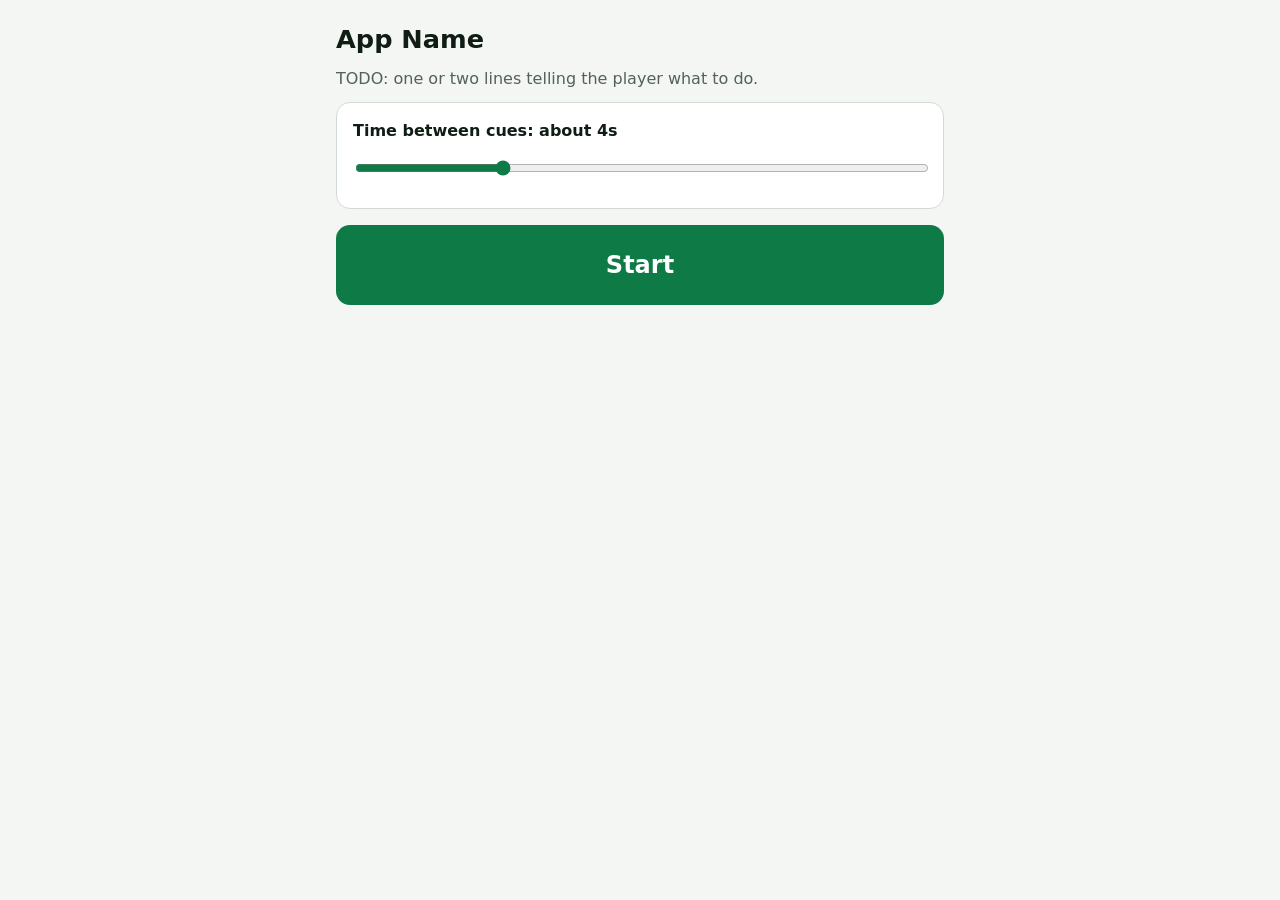
<file: template/app-template.html>
<!doctype html>
<html lang="en">
<head>
<meta charset="utf-8">
<meta name="viewport" content="width=device-width, initial-scale=1, viewport-fit=cover">
<meta name="description" content="TODO: one sentence on what this app trains.">
<meta name="theme-color" content="#0e7a45">
<meta name="apple-mobile-web-app-capable" content="yes">
<meta name="mobile-web-app-capable" content="yes">
<title>App Name</title>
<link rel="icon" href="data:image/svg+xml,%3Csvg xmlns='http://www.w3.org/2000/svg' viewBox='0 0 100 100'%3E%3Ctext y='.9em' font-size='90'%3E%E2%9A%BD%3C/text%3E%3C/svg%3E">
<style>
/* SHARED:base.css BEGIN — generated from shared/base.css; edit that file, then run node scripts/sync-shared.mjs */
/* Shared look for every app: tokens, layout, buttons, form controls, live-session screen.
   App-specific styles go in a second <style> block after this one. */
:root {
  color-scheme: light dark;
  --bg: #f3f6f2;
  --surface: #ffffff;
  --surface-2: #e7eee9;
  --text: #0f1d15;
  --muted: #536259;
  --line: #d1dbd4;
  --accent: #0e7a45;
  --accent-ink: #ffffff;
  --danger: #b3261e;
  --danger-ink: #ffffff;
  --radius: 14px;
  --gutter: 16px;
  font-family: system-ui, -apple-system, "Segoe UI", Roboto, "Helvetica Neue", sans-serif;
}
@media (prefers-color-scheme: dark) {
  :root {
    --bg: #0b110e;
    --surface: #151e19;
    --surface-2: #1e2a23;
    --text: #ecf3ee;
    --muted: #98a79e;
    --line: #2b3731;
    --accent: #3cc77f;
    --accent-ink: #03140a;
    --danger: #ff7a6e;
    --danger-ink: #1c0504;
  }
}

*, *::before, *::after { box-sizing: border-box; }
html { -webkit-text-size-adjust: 100%; text-size-adjust: 100%; }
body {
  margin: 0;
  min-height: 100vh;
  min-height: 100dvh;
  background: var(--bg);
  color: var(--text);
  font-size: 16px; /* never smaller on inputs, or iOS zooms on focus */
  line-height: 1.45;
  -webkit-tap-highlight-color: transparent;
  padding: env(safe-area-inset-top) env(safe-area-inset-right) env(safe-area-inset-bottom) env(safe-area-inset-left);
}
[hidden] { display: none !important; }

.wrap { width: 100%; max-width: 640px; margin: 0 auto; padding: var(--gutter); }
h1 { font-size: 1.6rem; line-height: 1.2; margin: 8px 0 12px; }
h2 { font-size: 1.1rem; line-height: 1.3; margin: 0 0 12px; }
p { margin: 0 0 12px; }
a { color: var(--accent); }
.muted { color: var(--muted); }
.card {
  background: var(--surface);
  border: 1px solid var(--line);
  border-radius: var(--radius);
  padding: var(--gutter);
  margin-bottom: var(--gutter);
}
.stack > * { margin-top: 0; margin-bottom: 0; }
.stack > * + * { margin-top: 12px; }
.row { display: flex; flex-wrap: wrap; gap: 8px; }
.row > * { flex: 1 1 0; min-width: 0; }

button, .button {
  display: inline-flex;
  align-items: center;
  justify-content: center;
  gap: 8px;
  min-height: 52px;
  padding: 0 12px;
  font: inherit;
  font-weight: 700;
  text-decoration: none;
  color: var(--text);
  background: var(--surface-2);
  border: 1px solid var(--line);
  border-radius: var(--radius);
  cursor: pointer;
  touch-action: manipulation;
  -webkit-user-select: none;
  user-select: none;
}
button:active, .button:active { transform: scale(0.98); }
button:disabled { opacity: 0.5; cursor: default; }
:focus-visible { outline: 3px solid var(--accent); outline-offset: 2px; }
.primary { background: var(--accent); color: var(--accent-ink); border-color: transparent; }
.danger { background: var(--danger); color: var(--danger-ink); border-color: transparent; }
.big { width: 100%; min-height: 80px; font-size: 1.5rem; }

label { display: block; font-weight: 600; margin-bottom: 6px; }
input, select {
  width: 100%;
  min-height: 48px;
  padding: 0 12px;
  font: inherit;
  color: var(--text);
  background: var(--surface);
  border: 1px solid var(--line);
  border-radius: 10px;
}
input[type="range"] { min-height: 36px; padding: 0; border: 0; background: none; accent-color: var(--accent); }
input[type="checkbox"], input[type="radio"] { width: 22px; min-height: 22px; accent-color: var(--accent); }

/* Live-session screen: full height, one huge cue in the middle, Stop at the bottom. */
.session {
  display: flex;
  flex-direction: column;
  gap: var(--gutter);
  min-height: calc(100vh - env(safe-area-inset-top) - env(safe-area-inset-bottom));
  min-height: calc(100dvh - env(safe-area-inset-top) - env(safe-area-inset-bottom));
  padding: var(--gutter);
}
.cue-area { flex: 1; display: grid; place-items: center; }
.cue {
  font-size: clamp(3.5rem, 22vw, 10rem);
  font-weight: 800;
  line-height: 1;
  text-align: center;
  overflow-wrap: anywhere;
}
/* SHARED:base.css END */
</style>
<style>
/* App styles */
</style>
</head>
<body>

<!-- Setup screen: instructions, settings, Start. -->
<main id="setup" class="wrap">
  <h1>App Name</h1>
  <p class="muted">TODO: one or two lines telling the player what to do.</p>

  <div class="card stack">
    <div>
      <label for="gap">Time between cues: <span id="gapOut"></span></label>
      <input id="gap" type="range" min="2" max="10" step="1">
    </div>
  </div>

  <button id="start" class="primary big">Start</button>
</main>

<!-- Live-session screen: one big cue, Stop always on screen. Classroom apps can delete this. -->
<section id="session" class="session" hidden>
  <div class="cue-area"><div id="cue" class="cue" aria-live="assertive"></div></div>
  <p id="lockNote" class="muted" hidden>This browser can't keep the screen on. Set Auto-Lock to Never, or the cues stop when the screen locks.</p>
  <button id="stop" class="danger big">Stop</button>
</section>

<script>
/* SHARED:field-voice.js BEGIN — generated from shared/field-voice.js */
/* Offline cue synthesis. The profiles contain pitch, voicing, level and
   vocal-tract filter coefficients at 10 ms intervals. No waveforms are bundled.
   Regenerate the profiles with scripts/build-field-voice.py.

   Profiles were newly analyzed from the output of the cmu_us_slt voice by
   Alan W Black in Flite 2.2. https://github.com/festvox/flite/tree/v2.2

   Language Technologies Institute, Carnegie Mellon University
   Copyright (c) 1999-2007, 1999-2017. All Rights Reserved.

   Permission is hereby granted, free of charge, to use and distribute
   this software and its documentation without restriction, including
   without limitation the rights to use, copy, modify, merge, publish,
   distribute, sublicense, and/or sell copies of this work, and to
   permit persons to whom this work is furnished to do so, subject to
   the following conditions:
   1. The code must retain the above copyright notice, this list of
      conditions and the following disclaimer.
   2. Any modifications must be clearly marked as such.
   3. Original authors' names are not deleted.
   4. The authors' names are not used to endorse or promote products
      derived from this software without specific prior written permission.

   CARNEGIE MELLON UNIVERSITY AND THE CONTRIBUTORS TO THIS WORK
   DISCLAIM ALL WARRANTIES WITH REGARD TO THIS SOFTWARE, INCLUDING
   ALL IMPLIED WARRANTIES OF MERCHANTABILITY AND FITNESS, IN NO EVENT
   SHALL CARNEGIE MELLON UNIVERSITY NOR THE CONTRIBUTORS BE LIABLE
   FOR ANY SPECIAL, INDIRECT OR CONSEQUENTIAL DAMAGES OR ANY DAMAGES
   WHATSOEVER RESULTING FROM LOSS OF USE, DATA OR PROFITS, WHETHER IN
   AN ACTION OF CONTRACT, NEGLIGENCE OR OTHER TORTIOUS ACTION,
   ARISING OUT OF OR IN CONNECTION WITH THE USE OR PERFORMANCE OF
   THIS SOFTWARE. */
const FieldVoice = (() => {
  'use strict';

  const sampleRate = 12000;
  const frameSamples = sampleRate / 100;
  const order = 14;
  const frameBytes = 3 + order;
  const deemphasis = 0.94;
  const profiles = new Map([
    // BEGIN GENERATED PROFILES
    ['left', [
      'eF0tZTBPdJWaipZ9lHaOgoE3cEQ5K1ePuKp7f26ceo2Ee2B/VSA5ZqPBlmFxf7t+d2RyYH9eGElurr19XHWQwm9j',
      'Xndgf2UZUnGuu3Rbe5K7amFkemN/aSBVbKO9fGB4h7hoamOCY39yK11jl7uKanB/tGJvZ4pmf3czZl2Jt5Vyc4Cn',
      'V3lthWZ/eTZ0U4GqmYV+iY1QimqEbH97NoFOgJeblouUgk6DZ4luf3s3k0uEjJuUk5x+V3dpiW5/fD2mR4qFm4Wi',
      'n3Vmam2Ccn+APq5JjoqXg6ifc2doaIB1f384rkuNlY6HpZ1uYGplhnV/ezCjTYeeiISYlGVQcmSUdX93KI9Hc6aI',
      'eYeLckp+a6B1f3QdekNZqJqAhYaQWYN1lXV/aRBuRlqtrZyNiJhpiXWFcn9cCWlNdK20t5aRmXOEbXZuf1YRSk9r',
      'o6myraKng5JsaW5/WGtfSjtmeYebmrSVqJWEIW5bsLyjb21rY2BggX2VloZ7flu1wr6cmJ2RfG9wbn+BeDwhWr+6',
      'v5yaqJiXf314g4J+KgJcxbi3nZ+nlpmCiHh7goVgA13DurSloqGSm4OMe3d+hF4WW8HAsaahpI6ce414eId9hgZa',
      'vsmznp2ikJV5iW+Ai301MFm8w7unm6OPkX16dX+BgjcyWr3Aw62bo4qGe3l1fYB+OBdbwsDDopefgYZ1hnB8fnZy',
      'FVzBuMCkkp59i22Ka4J5d2wUVb25vKWRlHqHYohliX13dRpKs8CwnIeAbHVbhGeOiXRyCDiq15+VdHZnamuDdoyC',
      'gq8HRrXcu7KOjXN+bopzloOSJghgv9bCtI2SdIJqi26VipFQBF3Iz8S2h41tg2eHbZGTjmMOUczGwLN9gWeGYX9x',
      'kJaGgwtDvsOxnHJ0cIdTgXqQjHw=',
    ].join('')],
    ['man on', [
      'UAAgEEtuipCppomDkoF6dHogfz0FdIKcn76oaXaUcGx0gW5/UAOLf6Gkv55hfZBvcXOGbn9aBoJklqGgm3t9iWyE',
      'fI1sf2oTfEqQkI+bent9VY6HkWx/cyB8QoyOkpxwfHhHjIaXaX91LIQ6hIyZoG5+cECIg51pf3Q3lDSChZ2cfYVf',
      'QIF+oWZ/eD2fMISDnZaOg1VEgHmfZn94QaYsiIeblpCCU0l+dJtmf3hEqyuKgZ2WjoxOS3tzmmZ/eUKtLo96mZaV',
      'jU1Pe3GYZn94PKszj3+LnJqCU02BcpNmf3c5pzeMh3+elIVYTYF0kWZ/eTejPI2CfKCNjlNSfnWUZn95NKBCiX5/',
      'n4yNUlOAdZpmf3k1oUWGenqfkY1VUINznGN/eTalSYN2c6GUjFdRgnSWY392M6VKhXV0oJCNVVKGdJBjf3gwpE2K',
      'dXOfi5VTUYlzj2N/dy2kUIt4caCPkE9Ti3KTY391J6RTiX5xnpGMTViOcpJjf3Mjo1eIdn2WkI9JYIR7jWB/dByc',
      'WoltiYqTkUhnfoKOYH9vEJVbjG2RhJWRSm6AiZFef2YGj2mZcKCFlZRRdYmRkl5/WQKWjrd1t4eHm150gJKOXn9U',
      'ApikxofHflibamR0jIpgf1sDeITAksiGb5VlcGd/hWB/ZAlnSamLx3eglHVxaYB8YH9pGGgsnILAZ6aHe3JrhIdg',
      'f24tdiaihLJXm4B4cF6GkmB/dDSBKrSCmlyXh3dpV4CZYH91MYQ0vH59boqZa2Bofp5ef3UqiEe6iGF4fZ5wV396',
      'mF5/cimNX7eVTXV/m4FUgHORXn94LZB1saNIaomYlE56c4dbf3YzjoertE1YmI+kT256flt/cjKRl6u7VE6nja5R',
      'YYB/WX92K6GjrrFLW66RrFBegYRZf3Qmr6yspkRmsZSiTmR+hVl/cSS1q62iRWqwnKBLa3+AV391I7CzpKBGb7Cc',
      'n0logn5Xf3QhsLeal0R2tZKVTGaEf1d/cB6zr5eXQ36wkopKbIZ5VH90HrGtl5JFiqWWij93hXlUf3QetZ2iiUeV',
      'npeGPIR+e1R/cCC4frd+SJuYnHVEiHOBVH90I7NztoZApJOabk6CcIRSf3Mkrmyyh0CkkpFxT4RvhVJ/cCOnW7h2',
      'S5uOk2hXg2+OUH9wIJlJt3dPlY2UZGF9eptOf2YUiT+vilaMlZdocHaDq05/XwaAT62le4CcpWeFdnKqTH9VApSJ',
      'rrSogn+cZXd6VYxMf08Cqpetxa93ZY1hYHxifkx/TQG5mrDQompmhVhmeGWDTH9IAcGmrsylamKCV2F/ZIFMf0gB',
      'w7Wnxq1zVntfWn5vfEp/RQG9tqXJroJVeF1geWWASH9EAbWuqMeuj2mEXl50Tn9If0ABq6myurOcd45kXnJQbkp/',
      'PgRjVrysyJagoXpwbmlWUH9LLFghcW/Eh6yqqYmPgWtya0qSojRkQZRXgJKokJyPho5dQZ61ToFYikxlg5yKiYiC',
    ].join('')],
    ['pass blue', [
      'UAAyn7uWjYV1X3Z5jHqMa3NQAE+lt5mVkXpacXeYe5N4a1A1YqO2npeSeGB0cJyAlXxrTC1hm8asno91e3tbmoeX',
      'fXo3J2ac0biqlHh+jlyUfpSAgFkHaaPOwKyeinaRX56AmId/ey5pn8/CqJ+SfpBfqIukkX9mNGmO27Gnno6Je2mu',
      'hq2Qg2ZVbYjinK6TiYJpg6d5o3Z3aX9whNqIi3RwgWuKmmWLYWxpf3JzvmBnc26KbYeRXYVjeGx/clSjUl2GcIx2',
      'hohXh2iFbH9zPJdhZpl8h3CBhlOKa4xsf3kyq3J/lniDc5CFTYVrjmx/fC/Jb5SNeIyDn3ZTi2yKbH9+L9Jvn4Z/',
      'j4qldFuOaIxsf34w0HOhhYGOh6p1X41ikGx/fzLPcaSFgYuHs25ph2KTbH97M85up4GChoy3bHCBZJVsf4Azy26n',
      'fIWDkLhucIBklWx/fjLFcKR7hoORuWttg2KWbH9+LrxznX+DiIy3aWKHYZNsf3kkr3qSh32OhKphVYZmjWx/dBeX',
      'go+VdoB0lmNNiHSKaX9sD3xolKiGaleQdV6Thpdpf2QKaVmFsqt/X5F6bpGTn2l/Xw81b2uqv66BlpJqenyDY39d',
      'VxhPXIKwt6yUs49yfmNZf1vjTT5OSXSJmouoqneSiEx/VvfOlJttbGx1a3GPbm9/ihhV+dykroeHf4l6eZeGdIiD',
      'KFT54ayug4p9h35ymY1ufaALV/fdtbGEi3V/gXaXj3d/KR9Y89GyqIF+ZX12doyIiItKXVTpsoRxTl1egXKEi42W',
      'iG5/R5o2P1ZQmJSsjaKRmY99cn83Cy99nazEmah5l4KDcXlufzIBlr3FsqeWg3OCc25ud25/MwRff6q7vaCtjXRv',
      'iFxjbn8/NFZDSXmSkbOll46rjHluf1+BhVo/aHZxlY+Jf6KTgXJ/XFZbTUaKm4GQhox+m5N5cn9cLTxTb62wdHl4',
      'pYx+iXpuf1wgNGGOtqxlcXC0mHN4dm5/WxQ5fqW2mVdvfLuSa21wbH9fET+TrLGLRICNvIRcZXVsf2IUQJCvsnxE',
      'jIjEek9dgWl/ZRRHia24dU2GhsZ0TlqGZn9kE0yApsCEVHl8xm9UW4Fmf2QQVXuow5BbdnW6Y2BigWZ/ZA9ZfaW7',
      'l2OKcqtXYmiCY39rEllynbmbcpFnrFpfYH5gf2wTYV+cuJ6JiFurX2NdemB/bBRkU6Otp55/WKRccFl6Xn9oFGZO',
      'pZ22rIVfkVN4Zohef2wWdEmQi8aqnneHS2Nukl5/bxl/RYKF0KKliolOWXKIW39vGn5Fg33TpKCSik9Xcodbf2wa',
      'fEiGedWkoJGLTlhyiVl/bxh/R4d81qChj4hMWnWJWX9uGIRFiX3Un5+ThkpddolZf2sZiEOJfNCinJWHSl50iFl/',
      'cBqLRIZ7yKWal4xKXm6IV39xHJFGhHi9q5uUlU1daYJXf24dmEiAeLSvnI+jS2NndVd/cR2fSnx4r6ycj65JbGdo',
      'VH9xHKVOdHaqp6CMuUxqaGZUf24bqFNueaOlooq/UmdoalR/cRmmW258n6Ogir9VZmpuUn9vFqVgc3qeoJuKvVpm',
      'a3JSf2sSoGl+eZ2hlIW8XGdpeVJ/bA6ceYd9m5eUf7ljYml7UH9lCqGBkXuajZZ+tmJdaXpQf2YHpI2dfZiElHew',
      'X1xof1B/YQWpn6Z3knmTdaRqWWiITn9ZBK6otGeMc5J2oGtZaIlOf1UDs6+/YYFxhX2gbllrjEx/UAKusb91gHBw',
      'eaN2ZGqTTH9RApaoxYiEeG5qonZqaplMf00CiqTBlI2AdWahbml0kEx/TwKBnLiZnY54ZZ5xbXiBSn9OAnuVs5+o',
      'ln1rmnt1dIVMf0QCgYuwpLOZfnmZgHl3ilB/PwNucKqhtqKAfpuHhoaIZng/JVs/Z3eZpYaEl3qSn44yZT98iGNW',
      'YnKOhn2YZn6Rj6UfOpKCdmRpcIaKc49jd32R',
    ].join('')],
    ['pass green', [
      'UAAyn7uWjoV2X3Z4jXqNbHNQAFClt5mVkXpacXeYe5N5a041YqO2npeSeGB0cJyAlXxsTC1hncWvnY95eHxbm4SY',
      'fng3JmiiysColIJ3kVuXeJeAf1cMaKfJxKuekXOSX598mYd/fyhpo8zBqaGReJBjqoiklX9mN2qT2LSnm4qFgWqw',
      'hrKMg2ZZbIfjnKOWhH9xfqd8pWt9aX9vgNiCiH1rgWuLlmeNYWxpf3JztWhucWSPZ4maV4ZkdWl/cVWZWWZ9ao9t',
      'jJhLhG+JbH9zPplicI1zh3CNikqGcpRsf3o2r2uCknaCdpWATodvj2l/fDHFbZiOe4l8oXhXhW2OaX9+L89wnoh/',
      'koKpc12LaJBpf34v1W+ciHuViqZxYI9hk2l/ejLScp6Ie5GKqnVgkF+WbH+BNcxwpId9iomydWWMYJVsf4A1ymum',
      'iXiJj7J1aopglGx/fjHIaaKNcZCUr3JnimCWbH99LMFwlJNtlJWra2CJYZZsf3kksneOkHeNi6deWIZoj2l/cxif',
      'dZKPeoF8m1VVgnWOaX9tD4VskZh7eHOYWlqGhp5mf2UKa1uBrpl7dqJyZ32KpWZ/Xw9BZV6tu56CppVwe26DY39c',
      'UxtQVICutaSSt456gGJbf1veS0BJTHKKm4auq36VhWN/VvbInZlwcmx5ZHSWcnd/UABS+diorYSPgohxdJ6Jdop/',
      'RVL64aepgpGEiHpsnY5tghcGUfriraqAiomFh2mbjGqDLh1S+eOoroCDjYJ/a5iMcIwuElH55KaygoSMi3lrkZFy',
      'i1AAUvbasL6Fh3qUgml/jHqOaRdV8Mi3w4OHd5h8bnmEeIuDGFPivLmsanx6jmtzeH54iQ4XSsung1hJZnyCa4yK',
      'iYmabnRBSD06VHqkrZ+PpoeIhJFufzUHSHGorL2mm4yIcod4cWx/LwNekbOps6eUiod+f3NubH8zCkVkmJqonp+Y',
      'k4qGinhmeSxQUExxZX56iImNiY6ShmlGL4mHgsR+oXmCdnZwi3ODUABGg4iD0Ymmdp14h3GRdoGGJ1qHi4LWhJxt',
      'lm6JaZF6elAAXn5/eMNWdFh7bYx6n4uKdX9eNlhonEWFeZWboIWggH91f1sOdYSMU66YpJGFcpFncXJ/YAuag25a',
      'vaKabZl2f1l6cn9jD7FtYF+/oJNjtmtmYIhuf2QTvlpgZsCdh2y8X2Jikm5/aRbAUmFmwKCAcLxbZGKQbH9sGbtR',
      'XWC6p4RuvFpiZItsf20euUdVYbikjXW8VmFliGx/bB+zP1Zfv5+Vgq5XYWKBaX9sG51BYlvCppuKmVNlY39pf2wb',
      'hztyYMSooJOCR2tnjGZ/ayN9KnVqy5uqlm1PZGyUZn9qMIMfaGTSm7WOWldqe5Vjf2w7jxhjX82awpJUWGyEnWN/',
      'bEOVFWBczZjDk1ZYb42cY39sQJAYX1vPlcOLWFpymJ1gf2YzhRtnYtGQw3pZYnuan2B/aCJ7HXd204i8cVxrg5Wc',
      'W39iEHAokozXhKV7VneKkpFZf1sEdVi3ndKGfohdeo57gFd/VAKXiLStxpBkj2NtgW96V39UAaidpcS4iV+TX2CD',
      'aH1Uf04BuKujyat5Y4pfW4Nng1J/TAG8tKfGrHVXgGZQi25/UH9KAbS3pNCrcVF3ZVKUb31Of0YBuLOi06xzTXNk',
      'VZNrhUx/RwG6sK3CuYVDeWVUi2eLTH9DAbmuu7S5iVCLXVV6ZIFMf0MBn5i+t7uUbpZjXW1Xc0x/RgRoW7KpwpuT',
      'qoJ2cFNjUH9IFVgwf36yi5y2qJePbW5UVj5fdjRsYn1keqSpkI9/gmA2O3+SR3J6Z1d4nJ1/k4h+',
    ].join('')],
    ['pass orange', [
      'UAAyoLuXjYZ2YHh4jHqLa3JQAE+mtpqVknxbc3eYe5F4alA3YqW1npeVemF3bp2BkXtrTDNioMSnm5V2eIJaoIiS',
      'enZQAGSfyq2UiHR7kFukgZJ/fWlUaqLHspCBeHSMZ62BjH6EaVdqns+6nY2AeoZmsIaagXppTWmQ2bGmm42IgWux',
      'g62EemNIbYXfoaeXiINyeKp1onV2aX9vgNiRjHdtd156mW+Xbm9pf3J2u2hwZmSEYJCfaYphcml/cladV2d8aIlz',
      'lZJRhml+bH9zOZpnapZthYKJgUuHdIdsf3kxsm17n2+Chop5UIh2iWl/fC7IbZOWdouHmXJch2yQaX99LtFvnY17',
      'koikcWGLZ5Jpf34v0XKgiH6RhqpzYI5ikml/fjHRcKSGfJGHrnRijmCQaX99NM9vp4J9jouzdGaLZIxsf4A1zG6j',
      'hHqMjrZxbIZlkGx/fzHHcJyLdY+Qs3Fqh2OTbH99Lb5zl411jpCvbGSIYZNsf3olrnaRkXeLiahiWoVmjml/chie',
      'eJKUeoB4mVxQg3mKaX9rDYpxlpaCcWySYlWPipxmf2UIdGCRppl3eZxwZIuJoGZ/XghdWnW6t5WFqIlufnKCZn9b',
      'GixhXaDAt5iYsHh9d11jf1qGIEFTa6Cspoq5onyTeVt/WO6SWVdOZmqDaIyof4uTFx5U99CmpH+OgIxqeJ2FdY2D',
      'JVL42aqzf5CGjG11oI1ziVAAVPfesL19jIeHcnSikHJ/LBFT+OGsvnqCh4NvdJ+ReYdQAFL566G6e3iSg3RzmI94',
      'hVAAUfnsn7l+dZeJg3OOk3N+eBhS+eSkuHp0kpGOa42GdoODJVL40aCfW2iBkXFjlHZ8hG5JWNlWWlBZlJ+RZZ+J',
      'fIt3eH9gR0tdWpubh3SEmHiXanV4f2skc0COoYV2eY6Hg4ZliXV/bB98QaiefXB5goZ9f2+Kcn9uGYRVu5pyZ3Z5',
      'kXiDdYBuf2oSmnzCh2Bkh3ilcYRudml/bA61mbNxX3OacK5vgGR8Zn9tD72dq2ZnhpxqrXV8YYBgf28Tv5GhYHWV',
      'i2W1eXZhgl5/bxfMhI5hg5R6aL1tcWyGW39uGNF/fGqKkHxiwWNud4Nbf28Z03pwcpCMf1/DXmp6hlt/bxvVdGh1',
      'l4qAXcRaaXyIW39tHdVra2+bj3xexFlqeIVZf3Af0WltapuWel3FXWtxiFl/cSDKa3Blmpx+W8Rja22JWX9vI8Rt',
      'cGKWoIRYxWdqa4ZZf3MlwmluXpahiFjDZWluhFl/ciK4aGpgmJuRWbtia2uEWX9vGqJrb2SZmJVcq2BzZYVXf2sR',
      'iWqDbJWWk2uXXHtug1d/aAp3YZl/mo6MhIhhdXqMV39iBXNkq5C0iYCPfmtyd5BXf1cCjHu3oMWIaolvbXZ7hVd/',
      'UwG0jLO6wHBLhWxwioF/V39PAcGLtca3XECJbniae3RXf0oByZS1xLRdM4ZuhaGBcld/SgHCosC0sm9GYmaLmXuM',
      'V39RAoKAwrHJlnVdVmOVdY9Xf1YEZluyqtOqlnZdT4BsiVd/SgRlXLqt1KiRdmdUeXGHVH9HDUwtorrNuqJudGF0',
      'ZYpSf1JoaB1BXq2/xp+eeHthc1J/XrK7Pzg5WIyzqrSYloaEV39fw+SjYEs5SnmLsJSXlZdbWGDI59O4omlJUFeM',
      'gIp+kRYsY83n0su+lHZhZoh4iXmMUABj0ujNzL6bdXZwgXOHj5RsH2TU5NHGvqdwhG2CcIWTkw5IZNHg08LAr3KA',
      'aIVtgZeYDStjyuTQvMW5bIJxe2eBlqAMHmHH6c27yr9xh3B8bXOWqlAAYcTnzcDJv3mFZoBzaZSoUABfweXRwcK+',
      'fXlggnN0jpdQAFy66cnBxrl3b2eFaXyKlI46V7ftvcPAn1xqboVofY2YoDxStO+0w6d1T3VuiG6EkY6DBEuu6a+7',
      'hlthhm2Cb4eLgWMfQq3aq5NuX36NYoJwioF9',
    ].join('')],
    ['pass red', [
      'UAAyn7uWjYV1X3Z5jHqMa3NQAE+lt5mVkXpacXeYe5N4a1A1YqO1npaSeGB0cJyAlXxrTC1hncSvnY95d3xbm4SY',
      'fng3KWiiysColIJ3kVuXeJeAf1cMaKfJxKuekXOSX598mYd/fylpo8zBqaKSeZBjqoejlYBmOWqT2bGqnoqIfWmx',
      'g6+QhGZXbYninauWhoRqf6l4pnJ4aX9whdmJiHpwfm6ImmSPXW9pf3N3u2RubWyKa4uQXYRhfGl/clqZWGZ8bJBv',
      'jI9QgnCKbH91PpRjb5ByjW2KhFGFdY9sf3kzsWp/mm6Gd5F9VYNujGx/fDDKapSTco2DmnZbh2eOaX99L9NqnYt8',
      'kI2fdF+MZ41pf38x026hhICPjaZzX4tpi2x/fTLRbaWEf42OrG1miGiObH9+M85vpIV9jI6wbW2HZZJsf4AzynCi',
      'g32NjLNya4dllGx/fjHGbaGGeZCOsnJohmWVbH99LL1wmJB0kY2tb2KHYJZsf3olrXSSlHiJhqlkWIVikmx/dBmY',
      'dZKbeX10nF1Tgm+PaX9sDnx3laR6cF2SZ2KQh5Vpf2UIYHCKspt7aZRucJORomZ/YA80bXGrt6WBpJlld3aGZn9e',
      'WhpKWoOotKaRu5NzfWhZf13gUkBNT2uAmoiwrHqQiVR/WfbHmJ57dWh4ZneUbG18UABX+dafrIqNf4l3gJuDcYWD',
      'L1T53aKuhYuAiXd8noVtfpsHVvjgq7KChoOGfH6gh256KQ9X9+OttIR9gIN3eZeLeotbFFj15am6h3p4gXZ0hox/',
      'kXgDWfLWorFncWl+b2t6h3yQf39X2ohiWECDepFvjJqRjZF4f1Q4Olxwi5tyko6pf32KhnV/Vgh8iopxjJSpeYt9',
      'i4lydX9aB56KfmScnp9cm4WGcnd1f14JsXp8XaKlkVOkgHVpfnJ/Yg63cXlhpaKKU61xamyFcn9sFr5ob22pn4Jd',
      'tl9qcI1uf3EdyGBoequXg2i8UG1zimx/dB/OWmuDrJOEc7hMcHKHaX90H8hdboKtl4Rws0txbohmf3Uhv2Bufa+d',
      'iGyuTXFtg2N/dCS7XHF+q56Mc6FTdWt5YH94KLlRe4mhmJx9jFp7aHlgf3oyt0qGiJ+Rsoh9ZXhng15/fTy3RoiI',
      'mo27lH1odWOLW394QbpBjIqVjryUgWpzYZNZf3tCuj6QiZqKvJN/bm5kk1d/e0S4P5CFooO6l3lwammQV393QrVC',
      'j4eciLWZeGlvZZBUf3o+skKOjZGNs5F0Y2xljlR/dzirQoyTio2ujWlfamqMUn90M51IhZeOjJ6aZFdtb4pSf3Uw',
      'k0p+ooyQlp5kVm1vjVJ/ci6PQX2pi5GXn2FYcWmTUH9tJ4w2jJ2bipenV2JpZ5dOf2UXiDOjkqh+pZxTZ1tukk5/',
      'XguFP7CXrX2clVNbYGyXTH9XBYRMuaC4d4+PVFpmd5pMf0kCnm/Mqbpvh35YYHCBnUx/OwHSqsmjqWxpdF5idXue',
      'TH83AZqa1ra9d2hqZ2V1cYlMf0YKVDWdptGpnpCHZ2xbe05/UCNbJ2pztZ2jrq6Lel53UH9TI2UrY2mllJ23tZh9',
      'YXNOf1AfaS9WdJ6bmq69k4Zjdk5/TShkN0lwmZqVnsCUlnJ2VH9FUnJBQlyBkXyRupSbhX6vPD6GpWJEXnCOaXav',
      'h5CFgQ==',
    ].join('')],
    ['pass yellow', [
      'UAAyn7uWjYV1X3Z5jHqMa3NQAE+lt5mVkXpacXeYe5N4a1A1YqO2npeSeGB0cJyAlXxrTC1hm8asno91e3tbmoeX',
      'fXo3J2ac0biqlHh+jlyUfpSAgFkHaaPOwKyeinaRX56AmId/ey5pn8/CqJ+SfpBfqIukkX9mNGmO27Gnno6Je2mu',
      'hq2Qg2ZVbYjinK6TiYJpg6d5o3Z3aX9whNqIi3RwgWuKmmWLYWxpf3JzvmBnc26KbYeRXYVjeGx/clSjUl2GcIx2',
      'hohXh2iFbH9zPJdhZpl8h3CBhlOKa4xsf3kyq3J/lniDc5CFTYVrjmx/fC/Jb5SNeIyDn3ZTi2yKbH9+L9Jvn4Z/',
      'j4qldFuOaIxsf34w0HOhhYGOh6p1X41ikGx/fzLPcaSFgYuHs25ph2KTbH97M85up4GChoy3bHCBZJVsf4Azy26n',
      'fIWDkLhucIBklWx/fjLFcKR7hoORuWttg2KWbH9+LrxznX+DiIy3aWKHYZNsf3kkr3qSh32OhKphVYZmjWx/dBiW',
      'g42WdoBzlmRNiHWKaX9tEHlsjquGbVWPd12Sh5Zpf2QKZluBsqyBXZB7bZGUn2l/Xw82bmyov6+Cl5NreHyDY39d',
      'VxlNXYGttqyVtZFyfGRZf1viTzxQTHCDmYurq3iQikx/WPfOlJt0cGp1anKPbGx+hhBX+dykrYmKgIp6fJmGcoeD',
      'LFX54a2whox+h35zmo9vfaUJWffbtreMj3aAgHWXkXyBKhhb8cu5vJSLboFzd4yKkJJQAFrfu8fFi45vfWN6f4iX',
      'jlAAWbzI2beGiltzU311jJ6Rcn9cpte3VkhPUoKAtZKlqYl1f1iGqUMrUH6ut6i4c3VsYm5/WURxKUl/r8ernI9V',
      'WVZ+bH9cMGwkZIuxxK2Yfk5UX4hpf2EqbCdtiLPHqI53RlpnkGN/ZSt0Km2HuMGchXhLX2qOYH9oLXUycoKtt6CC',
      'hk1jb4Fef2wueUGAeqKumnmQVXx2d15/dCiHS4p1paSJeZBYiG93W393J4RbiIiWmYhxmFCIboBbf3UteWeMmo+M',
      'fXSfTH50glt/eTF3cJCmiYJyf6ZRfm2AW396MnV9krGBbXmEsFd6aXpbf3gydn2atntffYu2W29ofll/dTRyfqO2',
      'dFh4jr9hYmeEWX93M3V7rLRmWHKTwmdeYYJZf3Mxe3G0tVxWbpvFZWBdgld/bTB8abyxVlRwocpkX1mEV39vLXpm',
      'wqlWVnWnyWZiVItXf3AsdmO8q2JYeqbFaGRZjlR/bzJzWbGxcmNynsNoZGKGVH92N2xapLJ7bnKRwmJjZ4FUf3U1',
      'aF6YtH9yeYe6Ymdpf1J/dC1tXZS1hHR+hK5lb2p+Un91JXdcoKmIeX+FqWZzbHxSf3Aef2momoWDgYWoZXNve1B/',
      'cxeOfqKQgYaFhKtjcHF/UH9wFZOFpYl7gYaErmFqdoROf2wUkISvhG9/hIGyYGN4iE5/bBGOiaqHbXWEfbdhYXeK',
      'Tn9kDY2LpYpxaoF8tmhmcotMf2UKh4Ovim5qd3i6eW9nhUx/XAh/gLyHZGt9eLqCdGOASn9bBnmCw4leZo2AsoZy',
      'aYNKf1YEdYLHkmFmj4Wyh3Vrg0x/TwN5iciUam+Jg7mGgGiETn9DAoOQwpuGe3aDvIuGcX1gcj8FZ2ansKKib3+r',
      'jJB/iFs8QjtfRV+IiZBne5yFjX+RdS1BeXxTX3uLhGBunG1zeoRXWUKYjGhZc4V/bWSobnF1fA5QRpuOc1Rsf3Ny',
      'Zqp7eHV8DC1Fo6GCXW97bmxeqoV0c30=',
    ].join('')],
    ['right', [
      'UAAlLVVxd2yIgZuMi4WLi4Ecf0ESfIpyaZ6Rn26LiYV3eYZ/VQ2fhGpypJSUXpuDdW2Ge39jDrV2Y3WjkYtWrXFv',
      'cYx7f2kUv3ZldaCNhlC8XXF1iXh/cRjDeHJ3no6BVrxTc3WDdX9zGcZ3en2ZjnxhtVhwdnh1f3gdxXqCfZCRfWiy',
      'XXVtd3J/eyDCf4l6hpJ/arRdemd3cn96IcCHkXh7lH9utFp+Znluf3wjvoubeXSRgnWzVn1qe25/fCS/iaB+dY2A',
      'gq5UfmqAbH9+J8CCooN7iX2Oq1J/bYFsf30qwnijhIGEfpalUoBtgml/fS29c6CHgop4nJ9ThWqEaX9/MLZwnIiB',
      'kHacnFKIaIFmf4AysmyXhoWPfZ2XU4lmgWN/fzOta4yGhpSGmY5UjGODY39+N6lfhIWHmo6Zg1CIZYJgf3s5pFZ7',
      'hYefk5eBRYBof15/ezmfTXSAjqGTkn1Cd2iAXn93Op47cnicno+XckN1aohbf3Q/oipvcKuXk59rSXFuhVl/cUOo',
      'ImptrpufoGtLZ26DV39vRKYha2S3n6OjaFFdZIJXf21KpCNpWsSdqaBkV1ZjeVR/ZlGnJmVPyZSyn29UTmdvUn9i',
      'U68nYkjHh76ieU1RaWpSf09GpCNiTMuGvaVsTFtzcFJ/QyCAJ3R30quaoWdWZn15SH8/G1tBepW1t5iUfniDc2pK',
      'c0Rpbz5aa4iglJqcgJqCeycaQpmecGVbcH98gKGGnYSEHgw8o6qShWt4em1pm3+RgH8=',
    ].join('')],
    ['time', [
      'ck40zc2sm217dnVymH9+f5WvOU3U0MGibnRveXKTjIuFlg0sZd7Px6VpbGaEe46MkImTUABn4NLGsIJyVYp7iY6U',
      'kJFQAGTY0L64pIVjmGJ7kZ+Vi1k2X8DNr7WXfoCPW5aOoIt+VGRhmdefp31/jHpfkomcfn5Qf2iJ2YCedoh/Y2Ob',
      'g5JydlJ/aoHSaIJ3fXVgcKhyhWx7Un9veMhSdHuCfGRyqmiEbIFSf3BbrEySlIZ8XnyoY4NrgFJ/dDuea6Clb3Rx',
      'hqpWe26AUH95LKeFoKBleYSMnkx7dYRQf3cps4ihlmSRjJCWS4V5hVB/fi26e6mOZpuUmJJOjHaHTn99NLZsunp0',
      'mpCliVOPbJBOf3w7sWS/boCYkKqAWottjU5/fz2zYrhufp+RqYBajHCFTH98PbJlqnV8pZGqgVmKboVMf389rGSc',
      'fX+njq58V4hqhEx/ez+qXZCHeqiPqXZOhmaDTH98PqpQjYl2pJSdbEmCYopKf3c+pUCShHqikJhhR4BomEp/cz2d',
      'NpaDhaCGlF5HgHOfSn90PpUykYiKn36TYkSHc6ZKf3A7kzGMiIuefpZjRod0qEp/cCuNM5OAkZqBlmNKjnykSH9n',
      'GIM8o3ycmHyUZ1GchKBIf2MKf1S3kZCccpF/VpuMmUh/XweCaMGWf6NzmIdYj4mZSH9eBYp3xZd7qHSZgmSEdphG',
      'f1ICnYnDloyibpGIb2pik0Z/UgKshK+0so1Qk4peX2iNRn9MArB2qsy4f0WWf05teIJGf0wCtnSu0rd8RIl7S3F7',
      'gEZ/SAG6e6zWtn1Ed35QbIKARn9IAb58sdS6dUpydlhqe4JGf0UBuXW00sB5Unh0VnBve0R/QwGycrXNwY5cinhW',
      'blxvRn8/Aat4sse6l22agmFwVGlGfz0Bmn2ov76fc56Pa3FWaER/PAKGg561vaZ5nZh7cFpsRn86A3J5jq67roKW',
      'l4yBYW9KfzYGYWR5nKysh5eal5Rtc0x/NBJbV2aDk5qBm6SXknx7UH81MWNWYHCJknmKppaRhYBISTNLbVlcZYWJ',
      'dHuckJOHgFR/L2V5ZmBjg4VveZKLjIKE',
    ].join('')],
    ['touch back', [
      'UAAuyNTAh2WGc4Z/fXmKgY0pOE7V0smtbH9ykHaNfoWOlRU8ZNzWwrl+fGuUaZCKiI+PUABp3tu+tZOHaJNghY+T',
      'k4ZULWTa2K+ejnpfh1eAh5CKd2Z/ZbeleXNraHSAWpeKlnh1aX9uYHtsboJ+eX9xsXJ4ZX1mf3UzdIl8mYB0jHuo',
      'WHVvfmZ/eiWGj4aie3WKfqtTd296Zn95IJmIkKJ4eIiJrE56aHpmf3kgmo2Sn3l4i46sT3pkfmZ/eyGQk5KbeH+M',
      'j6dQdWl9Zn97IoWWjZ54gY+Pnk1xbXpmf3okepeGonuAjo6bR2xrfmZ/dyRyjYKpgXyAi5pBaG+AZn9zH2h7gK6M',
      'dmx/l0Zoe4Vmf24WXW2Ar5F2aX2OV3V9k2N/aRFWW3mzn39zgotjeXmbYH9eDVJPfrCymICIim52cptef0UIS1aY',
      'sb2olpKEc3Blg1l/Ohs4NIKgu7KqlI2AgXZ0cn9Cy9J4ST1VZJWQln+Rl48jKk/V6NC0gmlUdXqCent8jFAAU9ft',
      '2Meag2BueYB8hHZ/GClb2O/b0bG0d3VmdneBhIZsPF/T8dvPurNtfWaDgIKFhBMnZNDw1c7EuIJ9XoOBgoOLOjBm',
      'z+rNzMPGknxmeHZ8h5A4ImfL5MvKxMeQfmltd32FlYoAZ8Tly8DHu4+GY3d3eoiaRCJjv+DCvMa1ho9rhWd6ipA9',
      'I1622bu8s5NkfGJ7WY2QioN/VLHWnJlsU1F0bItzqKCLe389jpRDW0pigJqOopKklXdjfzYPSU+UlKOtk4uTg355',
      'eGN/NAJunLuoqqOGeIJ4eG91Xn8xAZizvbWnkIh7dmt0b3NefzUPXDlzraWbpaOiho1zhV5/VWiKPUp0eHWDkKGE',
      'l3yJY1Zka5FRXX98f4iSoXKLdHVmf2s7e1doioOTjoyVXH5wcGZ/cCZ6Y3CZjJqEe5FOeXV7Zn9yIYRofaKKln1+',
      'jkR5doVmf3YilWuMnomXg4uJP31vhmZ/eCiab46ajJ6LlYtDhWeCZn9+L5pukpGOn4yih0uLY4Rmf4EznW2TjYmf',
      'kKl7UopmhmZ/gDOecI6OhJ+To3pPi2eHY399MZRzj4iIooabfEWMaIhjf3csg2+LhYygdol4RoFujWB/dCR1X3SH',
      'l5lsgXxNe3CbXn9qGW9LY4CrnnCLhViAc51bf1oPakhgfb6oiJCVY4Rvj1R/SwlgVW59xLCgm6pthV93Tn84CU9g',
      'f3i2r6OXpn+IeXNObikhQVd3apCVkoqViY2Jhng6KYpxanpudnx8d4B6g4F+DU8nlXx2f3R/e3x9fHx/fntQACmZ',
      'gHeAeH18fX59fIB8fTdMLZSkiY18lG98fGp9hIN6EAIwj62qromla5yRhWiJbHpQAF6NqK+yiaRvm5aSaolwfRkh',
      'ZIyjs7KIn3KQkJBwhniENCpgkZ23rIeSbX6AjXyNf5A1JlijlrumhIZieHSSgpuLkzEhTq+dwaODfmF2Z5OFm4eP',
    ].join('')],
    ['touch forward', [
      'UAAuyNTAh2WGc4Z/fXmKgY0pOE7V0smtbH9ykHaNfoWOlRU8ZNzWwrl+fGuUaZCKiI+PUABp3tu+tZOHaJNghY+T',
      'k4ZULWTa2K+fj3lfh1iAhpCMeGZ/Zbeke3NoZ3eCWZaLmHlyaX9uX3Rvb4F7foBvsHRvaX5mf3MycoiFk399g3mr',
      'WXJ0fGN/fCeBj4mfgnWBg6lYdW94Y393IZaJkaF7eIGPplZ2anxjf3sfnIiXnnZ7ipOmUHpqf2Z/eyKSjJKfeHuM',
      'kqhMd21/Zn97JIaKkaN7gIePpUtucnxmf3ojfY2PpH2ChY6ZSWxzfWZ/diBwko+hfIGCiY1DbXN/Zn9zHl2GiKaE',
      'cnp/kUVte4Nmf3EZVWx4sZhvc3eTV3p5iWZ/aRNRW3Gyp4R5cY1jh36QYH9cDE5VfK+znoiAj2N/d5Zgf0QITVaV',
      't8Kvj4iMZ3dogVl/Oxk4NIWmvrOjjI6Bhnd6cn9Cy9F1Rz1VZZaRl4CSmJAlK0/V6NC0gmlUdXqCent8jFAAU9ft',
      '2Meag2BueYB8hHZ/GClb2O/b0bG0d3VmdneBhIZsO1/T8dvPurNtfWaDgIKFhBMnZNDw1M7EuYN9X4OAgoOLOi9m',
      'z+nNzMPHk31meHV7h5A4I2jK48vKxMeRgGptd3yElYoBaMTlysDHvJKLZXd1eIaZRCBkvt/Cvce4jZdxiGZ5iI8/',
      'Gl+12ry/vayDlXKFWIOJiH9EWLDcsLqpknp+ZHpaiJKKfyxQr9SypJuKe21ifWyFjn5QAFK1z76cnZx/cG2Ic4KJ',
      'fVAAUr3Gxp6UqX5/c4Zuh4qCUABUw8DKoo6xgYtxgXOEgnxpC1W8w8qekK+NmXGFeH19dXUaVrfGypWOrJWVfI16',
      'gXhxex9Xu8PGlI2onYx9k3OBdXpQAFm7wL2NhZyHc26Hb3x2gHVhXo2FYlB4lHyOj5B9gXmCdX9YF3J2qrGPa3tt',
      'jYiKgIFpf14KspnGfmlhj4C2gHNlbGl/ZQrBnr9qZGyigL5zdU54aX9nC8ags2dicap+wm51SoFmf2kMx52xZ19z',
      'qnzDb3JTgWZ/aA3HmrJoW3ile8JydlR/Zn9rDcmYtV5df6CBvHB8V31mf20Oy5m1V1+Eon+6cXZffmN/bA3UmadU',
      'ZoukerZycWWFY39rDdyUkk59lKFxsXJya4hjf2gO3I9+VJKYmGK4dXFsiWB/bQ/ahm9foJeQW8BybnCNYH9rD9l5',
      'Z2ipmopaw3Fsb5Jef2oR2mNjcbSYgmLFcWtpl15/ZxPaWl10vZODacd0ZmaYW39sFNdfWHHCkodqyHllYpZZf2oR',
      '1mFdc8eVhW3Hd2dilVl/ZQ3TbWZxyZaCa8Rya2OYV39oCtKFcWbIkIBpwHFuZ5pXf2MH2ZR6WsCHgG/Ab21nk1R/',
      'WgbhmHlLuI+Hdb1paF2JVH9aBeOhfkGwmJB0r2RgXYZUf10G3KaLR6iMknWxcGZdh1R/YAjQn4tUromPa7h/cGGP',
      'Un9oCsSPgWK5jotiu4BzaJNQf2gOxXRubsKQjWK8eHJqlU5/axPKU2l4wZSQZrxydGOWTH9rFcs/cXe/nJdsumx0',
      'Xo1Kf2cUxzh7eLydom2yaXZYf0h/Yw6/OY15vaCoapdpa15zSH9aB65NooGvnqluaF5kZ4VGf04DnmO8nqyAmHdY',
      'W2twqEZ/OgG7jsWutm1yeVlheHmhRn87AoeLybPHiXZwW25tcYdGf0cLUzqOks6doKKSfl9ldEx/TxtWL29wvJqe',
      'r6qSamVsUH9SGF8vaHq0ope2pY53YmdOf0wYaC9Zh6qllLKsjY1iZ05/RytrNEZ0lZaJqMCTlHhtUmhDaoNIUmBv',
      'dGeJwpKJg35maT+SpHJncW5lX3CrhIR9dA==',
    ].join('')],
    ['touch left', [
      'UAAuyNTAh2WGc4Z/fXmKgY0pOE7V0smtbH9ykHaNfoWOlRU8ZNzWwrl+fGuUaZCKiI+PUABp3tu+tZOHaJNghY+T',
      'k4ZULWTa2K+fj3hfh1iAhpCMeGZ/ZbamfnNnZniCWZaKmXpyaX9vY3lua4B/f35usXN2ZH5mf3MxdYeClX9+g3es',
      'WHRvgWZ/eySFlIShfHeFgKlVdW96Zn96IZOQiqZ2eoWMqFV1a3pmf3ohmYmUonKAhZSmU3VqfGZ/eyGVi5OgdICJ',
      'lqNPdG97Zn97IoqNi6V7fIuTn0tzcHlmf3olf4yEq4F5jJGaRHBze2Z/eCVzin+pinCKjJQ+bHN/Zn9xHmaBeqmT',
      'aH6AkURwcopmf3AWX215sJN2bniSVnt4jWZ/aRFTXHuxnY1seY9igISQYH9cDE1Vha2ynX+IjGd4e5pgf0UISlqf',
      'scKkk5OHanRjhVl/PBs4NIChvLOqkI99g3h2dX9Cy9F3SD1VZJaQl4CRl48iK0/V6NC0gmlUdXqCent8jFAAU9ft',
      '2Meag2BueYB8hHZ/GClb2O/c0bG0d3VmdneBhIZsO1/T8dvPurNtfWaDgIKEhBMnZNDw1c7EuYJ9XoKBg4OLOi9m',
      'z+nNzMPGkntleHZ8h5A4IWjL5MzKxMePfmlteH2FlYoBaMXlzMDHu46FYXd4fIiZRCJkwODEvMW1hIxohWl9jJB/',
      'JWC527u2p4FXcWCGZJWXjBtlWrDEaFxQVHKalayAnY90bH9QPUo2dqmnrYhvjGuMgndjf1gUQmCvy5VxY3C6enRp',
      'cmN/WgxIg7nFf1V2ir1zXGZ8Y39dDEWSvLdzUYSXvmhWZIRgf1sPSIu4s25VgpjDYFVijmB/ZBNTe7Gyblt9m79d',
      'XmOPYH9nHGNqrLFvX3SivFliY5Zef3EnbGersWxkdaavVGptlV5/ci92YKa1cWZ7pqFVbm2UWX93O4JOn7V8an6k',
      'l1hyZZZXf3pChUaXqYpzeKWUVXhjkld/dkGBRZWVmIN6ootUgGiKVH96PItIkImei4ylhFZ9aIhUf349nU6IhpqF',
      'oKmAZHZnhFJ/fEGtToiDmH6sq3xwcmOJUn+AQrVLjYWVfbCrenB0X41Qf3w9r02JlpCFp6pzaHRdjk5/ejafUIGo',
      'koKUn2hac1mUTH91LotSdKaWen2QbVJ1XZRKf20jd09fmpd7fYaFWHlkiEh/YxpzPFGPmouJkqBog2l0Rn9WEl9A',
      'WIigmZOes4SOcGtCf1M6PT9VcYCQnZO2lqiOeT9/V7V+ZE1VZ153cZOJm6ODTn9ax7Syhm1+ZmNnd26DkHtOM1nF',
      'v7ybk5yIf3KBcYGIf1QFW8fCuZycoZKRe5B8fYV8UABbw8PDnJenmY96jn59fH5QAFu6yMKZk6uakYOTfoB5flAA',
      'XLXIt5mTqZmWhJN9g358NRpbuMC4lpuskJJ5jXaEgYQ3GVq9vcKXnqiIjXOOdIF8hhYhWr3DxZihoISPdopxgH+C',
      'LQlbwcDCm5egdI1viHKBjoQqAFnEubyejZ9ri2uIeIOMhHsET7+6tpiJlGaBZoBxh4R6cig6sL6vi3F1X3tofW2O',
      'hHleYC6jt4puZnZ0h3Z9cYh+f0xdLbnAgndqgniCe393gnx9QTk0x9K5pYlwcYR1iHOLfYnkGlbL1MCpmm1sjGuN',
      'eY2Ai4oWYc7Qxa6gbF2NbYp9jIeEihVe08vGuKlxU390inmOiYYcDFzWz7+3qWtifXaIdpWHimAaV9PRr62WZ3qE',
      'aXqInISDDC5NzMukqIFte4ZUgZCQfH8=',
    ].join('')],
    ['touch right', [
      'UAAuyNTAh2WGc4Z/fXmKgY0pOE7V0smtbH9ykHaNfoWOlRU8ZNzWwrl+fGuUaZCKiI+PUABp3tu+tZOHaJNghY+T',
      'k4ZULWTa2K+ejnpfh1eAh5CKd2Z/ZbeleXNraHSAWpeKlnh1aX9uYHtsboJ+eX9xsXJ4ZX1mf3UzdIl8mYB0jHuo',
      'WHVvfmZ/eiWGj4aie3WKfqtTd296Zn95IJmIkKJ4eIiJrE56aHpmf3kgmo2Sn3l4i46sT3pkfmZ/eyGQk5KbeH+M',
      'j6dQdWl8Zn97IoWWjZ54gY+Pnk1xbXpmf3okepeGonyAjo6bR2xrfmZ/dyRyjYKpgXyAi5pBaG+AZn9zH2h7gK6M',
      'dmx/l0Zoe4Vmf24WXW2Ar5F2aX2OV3V9k2N/aRFWW3mzn39zgotjeXmbYH9eDVJPfrCymICIim52cptef0UIS1WX',
      'sb2olpKEc3Blg1l/Ohc4N4ihvLGnlYuBf3h2cn9By89sRj5ZbJSOkYWOk5EjNkzU69G4i25beHt8fn94hzAMVdbu',
      '2Mqii2ZveX98h3d+GRZc1+/c0bG1e3hod3aCg4VsO1/U8dvOt7FsfmeFgISEgxQjZdHx1M7Ctn99YIWAhISLOitm',
      '0OrMy8LEjnxmeXZ9h5E4KWfL48jKwcSMfmpwdnyGl4oIZcLlxsHBtYqBZ3l2eYubQiViveG9uLyohIhvg2eCio9B',
      'Dl231aSVeGNWdWuGdaaTiXtVVHl5PGRoe4KWh6CEm3d0Zn9VEHRwk2yHkqN9i3eLf3lmf1sJoX6DX5eim12Vgodt',
      'd2N/YQuyfG9jo6SUTqV/f2N7Y39kELt3Zmqon5JLt3RuY4Njf2cVwXVoa6abi1TCZWlsiWN/bhjIcGpvppOEYcNb',
      'a3WHY39xG8xra3aoh4FrwFlsfIdjf3IcyW1rfauAgmu8WHB9gmN/cR3FbnGCp4d/Zrhad3d+Zn92IMFvgX6bk3lk',
      'tmB6cX1mf3ojv3GOeJKVdme5YX9qemZ/eiW/fJF3iZB7aLhggmZ7Zn98JbuJmHV+kH5ss12EZntmf3slvoqffHaP',
      'fHuuWIFrfWZ/eiXEhZ+IdYp9h6tWfG9+Zn9+KcN8qIN9jHeUplWAaoRmf38uvninhIKMdJujVIVmiWZ/gDK5d5qQ',
      'fop9k6pPiGaFZn+BN7VykZR/iYKQqk+JZYNjf308sWyLk4CMgpOlUYlngmB/gUKvYIiMhJODmZ1ViWl/YH+BR61W',
      'gYWInIyYmlGHaH5ef35Gq057goqelJuSR3xlgl5/d0KlP3qEk5qSmIdAcmmBW394QZ81cYCanZORfD9udIVZf3Q/',
      'oC5ucZ+hl51xRGl0i1l/ckKmJ2pnp6OcpXFKYW2HV39uR6kiaGOspKWpbFNZYnxUf21RsCFnWrigrKtkXFFdd1J/',
      'Zla2IGRSw5izomhgS19zUn9hUrQeZ1XHlraacFxRY2lSf1FJqx5pV8WZsaJuYFxmZU5/Sz6QKl5jsaqcqoB3em5z',
      'UnVNUIVAXVqLnY2VmIaVfYNUfkhgh1BfVnmQi4SdjJZ/gn84QX+aaF9VdHt6eZuMm4SA',
    ].join('')],
    ['turn', [
      'SiUwxde9iml8cX58h32BgZGDJ1LQ1MygbHxshXyGfIqJlhEpZdnUybJ9eWKNd4yCiJCWUABn2NTAu5yGYZFnhIiU',
      'l5FeF2LN0LS6pY53lleBiJ+YiFAAYazPp66NcnJ7T4aFn4GDeH9kgrhYe1dggn5muISMdoB4f2o5jVGCYXCWlGq0',
      'YH9ze3h/bhqaZH1lfqCSWKtafXKFeH9uFatigFuJp4JWqViBbol4f3AWt1l/U5WleFqqWH5si3t/cBnCTnZSmqNz',
      'XrBYeG+Qe39uG8pAcVGgnG5rs1R7b5Z7f24dzTZzSqiUbnayVoBsmn9/bh7NL3dFqpF0fq9ggGuWe39tHccpfESn',
      'lYR6rHR5cIx7f2wVtymBS6efoXGli21+hnh/ZginNZFuraO3fIaYaICMdX9dA6Rjq5i6kLGTYolxcI91f1kCspK6',
      'qsF/gJxacXdphXJ/VgG7lbi9unpqnlxnfWWDbn9UAbyOu8e3emCbXWaEZYBsf08BxJm7ybp6UJZcY4dng2l/SgHP',
      'sbTHtXpGjl9ggnSDZn9MAc64scS1fE6BYVyDeXpgf0sBzrS0wrh+U3xgV4lzeFt/RQHUtbq9tYBOd1RbjWx+V39E',
      'Ac2qucS2g1h8VGqFX3lUf0QBwZu20LmOYXZRZoNddFB/QgG4pLLMuJdheGFegV9zTn9AAaqqtLu6omiFbVt4V25O',
      'fz8CcHS/o8OmkZp/cXNZVE5/SBpNKY10wJCkrqmLk3xZZn9LfoUqbESWX4CjrZOjlHiORkWZsDxzTJBRZ56gjJqN',
      'gSgyPo2oOW9khVhjpZ2ClI2EG084iK1Lc4N0VG2bkXuQg4M=',
    ].join('')],
    ['turn full dribble blue', [
      'UAAw09G0qoJ7f4FykHx5fHcVVFnb1ruukH19hGeIhouCiFJpaN/Xv7CNd2mEaIKMnI6TUCJo3dPCsoxyV4J0h4ue',
      'lZRQAGXMuph1XmJjk3GVkY+FgGx/aGByZGxtfYKeeKNvgHRybn9uIJhle2mHmpFkol+Abnpuf3AZqWGKV4uofWCk',
      'XX1rgW5/chu3YYZLjKp9W6hidmaDbn9wH8ZZfUaUo3hgr2F1Y4Vuf3IgzUx2R5ebdGmwYXZhjG5/cR/OPnRKnJN4',
      'caprc2WOcn9xHMY2eEmbkIxspH1wbYlyf20TtzF8UJ+TqGmjh3B7iXJ/aAioPH9yr4vBgIWSa4GKcn9lBJVelo3E',
      'fLCrZ4JzdYNyf2QDk22po8x7iK5pdnhue3J/YgKYe7Cm1H1ypmpsfnJ2cn9dAp2OtqPbglSZcGqAgW9yf1kCqZK4',
      'rNt4RI9xcYuHZ25/VwG0l76u2Ww/jXB4j4Rmbn9SAc2bwLzMZjWNaH2Sf3Fsf00B3p++yrdfMIFlfZaFgWl/RwHk',
      'rbzDtl0vbWx3l5KHaX9GAdG/wa7Dfzxmfmp0gn9pf0YBmbrQnL+lYWmHc2l2eml/SARUgsilu7abgYJue2RfaX9P',
      'Iz44cY6jpqamp4mihW5sf1abfFFMUmdrgI+fnaqeklt/W722rYtob1paYmp5jZGSKX9aw77EqpyghnVvdmt9hXo3',
      'HlvLvMSnm6eNinaPb32HeB8OWc22vKuZrI6ae5Rygoh5fxlaxrq6qJqskJR2jm99j3+DIVnCubyinquWiXOQcXuK',
      'f4MCWsG+vp2hqY+EcpV5fIl/tTJet8C3j5WZeHpziG+BjYVQAGKdmXVWcoNpjYKTf5aBeHh/YDVXXXylm3WQcJd0',
      'gnmAcn9pGW5kmq+NanNxrW6Af4Ryf20cc22auH1VbXK8fH5veG5/cyJxeaC6fUpvdcaIbl9nbH9zIm+Hpbp7RHh/',
      'yI5iWGdsf24ecpKquXJBgorIjF1TbGl/chx3lau5a0CHkMqIWlJuZn9wHHSVrLloPomXyoFWVHJjf24caouwvGZD',
      'hZvMdVBdeV5/ahZkjLLAa0WHm8hvSV59W39iD2ics7loSImju2JFXohZf1sIZ6m1qV9OiqmuTU9klld/UgNjt7+o',
      'aFSLobJRXm6QV39BAX/D0bKCaGp9qHF6bHlXf0oDUpnFuMGbdG+JXoV2bll/TxQ0TnOh0KWekaRmhXRrYH9ZVU5A',
      'OWG0lqSVroqThnhjf16HdUU8ToaFnY2sk52IfGZ/ZIF3QEhYeoiblqyNnnNrbH9hPFY8Z4CTmZ2ZnniEZHFuf2EP',
      'cWWQe42erYWDbHl1dWx/ZAymZ3lsqqajWZlvbm91bH9pELJgeGC0rJRYq2RuZH9pf2wTt115Xbqqi2SuX21ihGl/',
      'ahSxXnxdtaqLaatcbGOEZn9uEZ9kgmKrq45mplptZYNjf2wNj2aQaayqhmqZV3FqgmB/ZQeDaqF8q6l9b4lWd3WG',
      'Xn9XA4mAs5qlpHRqflaFgpZbf0MCkqa7sqOTgFuLXYWAjl5/VgVWf5uxpoiebqF3eHaFY39eCld6m6iTe4Zuo3aD',
      'doVmf2EKaYero39rcXqseIVpemZ/ZAx1iLqgZGF4grh0cmJ4Y39kD3yGwqFPW4yLvmleYHxgf2kTeYe/p01Vk4rF',
      'aFVegGB/axZ1jrmpVE6UisltVF1/YH9rGHaOta5WTY2RynNVW3hef2wYeImztFdOh5bLcVxVdF5/axZ6hLa4VU+H',
      'nMhvW1F5Xn9rFXaFuLtYToedxnJUU39bf2UUcI+4uV9Ki5rIb1JVgVt/ZxBwmbmyYEuQncdkUViGWX9iCoKou6VY',
      'UJujtltNW5BZf1oGmLa6j1JZpJujWU9nkVt/VgWbtsGFUFSsj6NaTWySWX9XBKW3wH1OVbGHn1hbbY9Zf1ICtbi/',
      'dk1eqoKeYGtrj1d/RQHOwLxyVmiYgaNsc2yTV39AAeXJvXhtaXh4mXl5e4lZfzoB6c3CjH1rYmWGeXOChVd/MwHj',
      'y8GljnFeYXdsdXyEV38yAm2Ro8e9m5WFgm1+a3JZf1QaQVVXmLOMn5GQhY59gmB6Wy04XWmhtHuMeYx8hoKAY39d',
      'GD1zmbymYnBuroV1eW9gf10PU4OzvIRZcYG/d1lmcF5/YQ1Yi7m7eFl8g7lsVGh3Xn9kDlONt76HXH9ssWxZb3Ve',
      'f2QPVImtup5ufl2nZGVwdl5/aw9dd6O1qol+W5dbc3B6YH9rEHJWlqW6pIpugkp5dIlgf20VgEGNkMqlmomCRmpt',
      'j2B/bRiBQImF0aOflohIYWuNYH9rF4FEh37ToqKbiE1daotgf28WgEmFfNSio56HT11qh2B/bhd/SYZ61aCinYpN',
      'XWuJYH9uGIJFhnzRo6GakEpea4tgf2sYhUOEfsmmoZaUSl1vimB/cBqMQn19waGjlZVMXXGDYH9wHZZBe3W4oZ6X',
      'kkhka35gf3AdnUN9crKol5OWRmlmdmB/bhuhSIBwra6TjaFHZWlqYH9xGqRNfnGqqpWLqkthZ2lef3EYpVZ3eKaj',
      'm4ewS2RjbF5/cRajX3V7oaScgrRNZGRvXn9tE6FneXycpZmAtU5mZnJbf24Qn26FfJmjk361UGZndlt/awydd5h2',
      'mZ2LfrVVZmJ6WX9kCqF/o3GWlIt8tldgXn5Xf2YHoY2scZGLj3CzWV1eiFd/YgWinLNxiX6Pa65iX12QVH9ZBLal',
      'q2iGdIx8pmxbX5FSf1gCxqqoXIVyio2jaFhnjlJ/UgLIrrNZfXOJiapqVWqKUn9LAsGxwFp6dIKFrHBVb4ZQf00C',
      'r6zMbntudXqtdGB1hU5/TAKWo82IindpYqh1aHmPTn9MAoSdx5WQhnNbp3FldZFMf0sCfp3AmZaLeWClcGlzjUx/',
      'SQKBnbaZqpFybKNvdXSFTH9GAnyTspy2n3F0pnJ4dYBQfz8DbXWgnLmtf3qlg4KDgmB/PBZYVGp5maaNdpyCkp6P',
      'mxU/U2FdXWl7m5F3k2yJn4aqJj5taWhXcH6MiHyQZYKfew==',
    ].join('')],
    ['turn full dribble green', [
      'UAAw09G0qoJ7f4FykHx5fHcVVFnb1ruukH19hGeIhouCiFJpaN/Xv7CNd2mEaIKMnI6TUCJo3dPCsoxyV4J0h4ue',
      'lZRQAGXMuph1XmJjk3GVkY+FgGx/aGByZGxtfYKeeKNvgHRybn9uIJhle2mHmpFkol+Abnpuf3AZqWGKV4uofWCk',
      'XX1rgW5/chu3YYZLjKp9W6hidmaDbn9wH8ZZfUaUo3hgr2F1Y4Vuf3IgzUx2R5ebdGmwYXZhjG5/cR/OPnRKnJN4',
      'caprc2WOcn9xHMY2eEmbkIxspH1wbYlyf20TtzF8UJ+TqGmjh3B7iXJ/aAioPH9yr4vBgIWSa4GKcn9lBJVelo3E',
      'fLCrZ4JzdYNyf2QDk22po8x7iK5pdnhue3J/YgKYe7Cm1H1ypmpsfnJ2cn9dAp2OtqPbglSZcGqAgW9yf1kCqZK4',
      'rNt4RI9xcYuHZ25/VwG0l76u2Ww/jXB4j4Rmbn9SAc2bwLzMZjWNaH2Sf3Fsf00B3p++yrdfMIFlfZaFgWl/RwHk',
      'rbzDtl0vbWx3l5KHaX9GAdG/wa7Dfzxmfmp0gn9pf0YBmbrQnL+lYWmHc2l2eml/SARUgsilu7abgYJue2RfaX9P',
      'Iz44cY6jpqamp4mihW5sf1abfFFMUmdrgI+fnaqeklt/W722rYtob1paYmp5jZGSKX9aw77EqpyghnVvdmt9hXo3',
      'HlvLvMSnm6eNinaPb32HeB8OWc22vKuZrI6ae5Rygoh5fxlaxrq6qJqskJR2jm99j3+DIVnCubyinquWiXOQcXuK',
      'f4MCWsG+vp2hqY+EcpV5fIl/tTJet8C3j5WZeHpziG+BjYVQAGKdmXVWcoNpjYKTf5aBeHh/YDVXXXylm3WQcJd0',
      'gnmAcn9pGW5jmq+NanNxrW6Af4Ryf20cc2yauH1VbXK8fH5veG5/cyJxeZ+7fEtvdceIbl9nbn9yIm6Ho7t8RHd8',
      'yo5gWWVsf3AiaJikunk+g4bIkVhXZGl/cR5toae2bT6Jk8mIUlhqZn9vGnWgrLNeSISbzXhQVnZjf24ZbJiutWBN',
      'fpfQcVRVemB/aRJtm7KzYk+Hm8lnT1mBW39iDHWmtq1eUoyluFxGYYpZf1wHcbG4oV5OjKipUEVvkVd/UgNxub6f',
      'aU+KoadTYXeLV39CAYrHy61/XW+Jpml8b3hUf0gDVaTIu7qVdm2DXIF0fFd/TxIxVHmiyaGmkqJwd2xxW39ZVklD',
      'P12ukqaWsJKIf39ef1ySeUtAQoaEmZSlkpWIhFt/ZZWGTElKfYqamaCMknpxYH9iTVo/X3abnZuVmHp/ZWtgf2AQ',
      'bW6OhZSaoYSDZHlrd2B/YAunbIZ0qKmZWpVwb2dyYH9nDrdffHGzrIteqmVuW35gf2oRvVV1crashWatYmtdhWB/',
      'axG5VHZvtauHZ6lfZmWCYH9oDqtcfG60poxko1pma4Fgf2oKoGGGe7WbimuTVWl0g2B/ZAaWapKPs5SCcIRScnmP',
      'Xn9YA5R+q5yvmHhnfleEfZxbf0UBlaezsauTgGCEYoJ9il5/VwVVhJSrsY6RdZx+f2yCZn9eClZ2m6OafoBymn+L',
      'bYNmf2ILZ32upYJjd3+le4ZseWZ/Zg11hrKnbVN6irZzcGh5Y39jDYORuKFVUo2Ru2xaY35jf2gQhpK8nU5RmpO+',
      'YVhif2B/ahV+jLioWEiVkMhlWV53Xn9uGXuAubBZT4WPzHNaW29ef2kZd3u6tFdXepPPcVpWcVt/bBhygLm4WFd8',
      'l89tV1dzW39rFXKFurlZVoOfymtVVnlZf2kTd4q6uVhYiarEZ1ZWgVd/ZA97j7y5WFiPsMJaUleGVH9iDHyeubdg',
      'U5Svvk9NWoVSf1oKba+1rWZOkKq1SkleilJ/VQdZqr+oalF/nrVUS2aRUH9SBFerxbF9VWqLsGpcc39Of0UCZ7DJ',
      's45nYoOdbXuAbU5/PQVTbKyar5KZlo17iXVzTn9SV29gc016VYF5k36kkphsRVuLk5mpZpFiemWAXJJ/kFl/YHtt',
      'cJNKe2aBdJV2rI2XYH9dKlRrlU+WjqiKl3eYbXVjf10UlW5wV8CooGihcHJceGN/aRmqVWRjyKeUb7FhXl2JYH9s',
      'H6hKZVjFrpN2rl5eWYdgf20qo0JlSMGun4KmWGJbgmN/ajGnOF5DwKWrkqBRYFx/Zn9tMaIzXUe+obGcmE1iWoFp',
      'f2wtlDBgUL6lsJ+NSWReiGl/ayaHKWdfx6WroHZEa2yXaX9pI4UfbnLQo6iWYUp3hKFpf2khgR1zfdSjqIdbVXyV',
      'oml/Zht6H3yE2J6leFdkiZ6YaX9iE3Enj4jYkaVvXW+Sm5Nmf2QLcDSgj9aGompieZOdiGN/XgR2V7ac0oSHgV2H',
      'jYp9YH9YApCVwKO9l2KUaG2McIFgf1QBrqiturSPXpVtW4RsfF5/UgGzmqvMr4BolGFffGN+W39QAbuar9KtdmKF',
      'XmB+ZIVXf0sBxairz6lxWoFcXoRshlR/SQHEqqnSqnBUeVpfiXCFUH9IAcKnq9KsdFF4XWWFaYJOf0YBva+syq1/',
      'Vn1iWYBggUx/RAGspLbAtJVig2hXeVtyTH9FAnR0xqq6pIaYdm1zUl5Of0oLUTqqja+ToLefhoteWml/QkBdLYVf',
      'g2mTuK+TpYJ1',
    ].join('')],
    ['turn full dribble orange', [
      'UAAw09G0qoJ7f4FykHx5fHcVVFnb1ruukH19hGeIhouCiFJpaN/Xv7CNd2mEaIKMnI6TUCJo3dPCsoxyV4J0h4ue',
      'lZRQAGXMuph1XmJjk3GVkY+FgGx/aGByZGxtfYKeeKNvgHRybn9uIJhle2mHmpFkol+Abnpuf3AZqWGKV4uofWCk',
      'XX1rgW5/chu3YYZLjKp9W6hidmaDbn9wH8ZZfUaUo3hgr2F1Y4Vuf3IgzUx2R5ebdGmwYXZhjG5/cR/OPnRKnJN4',
      'caprc2WOcn9xHMY2eEmbkIxspH1wbYlyf20TtzF8UJ+TqGmjh3B7iXJ/aAioPH9yr4vBgIWSa4GKcn9lBJVelo3E',
      'fLCrZ4JzdYNyf2QDk22po8x7iK5pdnhue3J/YgKYe7Cm1H1ypmpsfnJ2cn9dAp2OtqPbglSZcGqAgW9yf1kCqZK4',
      'rNt4RI9xcYuHZ25/VwG0l76u2Ww/jXB4j4Rmbn9SAc2bwLzMZjWNaH2Sf3Fsf00B3p++yrdfMIFlfZaFgWl/RwHk',
      'rbzDtl0vbWx3l5KHaX9GAdG/wa7Dfzxmfmp0gn9pf0YBmbrQnL+lYWmHc2l2eml/SARUgsilu7abgYJue2RfaX9P',
      'Iz44cY6jpqamp4mihW5sf1abfFFMUmdrgI+fnaqeklt/W722rYtob1paYmp5jZGSKX9aw77EqpyghnVvdmt9hXo3',
      'HlvLvMSnm6eNinaPb32HeB8OWc22vKuZrI6ae5Rygoh5fxlaxrq6qJqskJR2jm99j3+DIVnCubyinquWiXOQcXuK',
      'f4MCWsG+vp2hqY+EcpV5fIl/tTJet8C3j5WZeHpziG+BjYVQAGKdmXVWcoNpjYKTf5aBeHh/YDVXXXylm3WQcJd0',
      'gnmAcn9pGW5kmq+NanNxrW6Af4Ryf20cc22auH1VbXK8fH5veHJ/cyJxeZ+7fEtudsaGcF1pbn9yIHWCpbx6R3KB',
      'yYpmU2hsf3AddpKnuHRBfo3GjV1RZ2l/cBxyn6i2az+Il8OLV1FsZn9xHHKZrLdgR4Cex4JTVXFjf28abYy2tF5P',
      'eaLJek1Zd2B/axVpjLm1Zk5+oMZyS1t4Xn9iDmuZu65lTYWku2JGXoNZf1oHaay5nV5Pj6irU0tqlVd/TQJsyL6c',
      'a1OToqVXYnaLV39AAaXYxql6WHODm2x7eHRUfz8CdrjLt76IZm1zX4p0dVR/TQo3YJav0KeUipBidmtsVH9VOT8/',
      'SHS+n6OWqImEeXNUf1qKbkk8TImFnJGpkJGCflJ/Y6OTWUxObnqPj6qNl3Z3UH9ifG1BWmWDl5yaqX+EY29Sf2Mm',
      'VlSLhpafoZCQZXllclR/YQ2YeYZ6oqinb4dydWpwVH9lDbVpe3i4qplermptZHtXf2sStmVzdLqomWS7Z3Bhg1d/',
      'bBa3XnFwuqWWcLhpcmh/WX9yGLVYdHK4oJN8rmR0bXpbf3EVqVl5drOeknylWnJtdlt/ag+WXoV6spuNe5RUbW53',
      'W39jB4JonoSznH92g1Rwd4Jbf04Dhn+9mLOibmR/X4GJkVt/SwNxj7W0qJyXbIFxgWh+Y39dClRlnaefko93i3mR',
      'aoBsf18KX3ypn5B6cXief5RqeWx/YwptlbKWaWd4ha97fWh1bH9jDXeUtaJOWIyQtG9mZXxpf2gTeIm4r0lPkpC+',
      'aFNlgWl/ahd3jrWyT0eUmL5lT2aCZn9tHGqbr7JZRJGevmJPaYJmf20dZaGwrlhGlqG+Xk1timN/aRlnp7GnV0qX',
      'qLxfS2uWYH9rFmKqs6NcSpSuuF5MaZVgf2gTXqa2qWJGkqq5W0pqjl5/ZxFdnLa0aEeIoL1aTmmJXn9kE1uatbVs',
      'S4eav1lOa4tbf2wWXpO5s21VjZO8XFN0h1l/cBdliLqxcWGMkbZdXXaFV39sF2uBta19aIeLtFpldoRUf28ZbHyp',
      'q4hmhICyXm9xh1R/ch1wfqqjfmh+fK1scnOGVH9vHYOQrZ9wZHmEr3NwcoFSf3EZq6qskWFggZ6ya2trgVJ/cBfG',
      'tqaJYFyQrq9daWmKUn9tF9C2pI1kVZiyrVpobYdSf28X1LGmjmJUnbCtVmhyhFB/bBfTsKaTYlOgraxbanCCUH9w',
      'F9CwoZFhV6Opp2JsdX5Of24XzLKVfmpoqI+Za4GAdE5/bRbSo35wfYOhZ6V0fXN2UH9vF9mOc3KKi5Bgt2p0cH5Q',
      'f2wY14Vvd5KLh16/Y25xhVB/bxnXem17mYqBYcFha3SHUH9vHNdwaX+hhoFhw1xpeYVQf20e1GxpeaSMgV7EXGV7',
      'hVJ/cSHNcG5qoJiFV8dgZnWGUn9uJMdxbmObnopUyGJsboZSf3MmxW5vX5qgi1fFZWxthVJ/cyW9am5fmKCOWb1m',
      'a22EVH9tH69mcGWWn5FasmVqboNSf24Wm196b5ibkmCgYXFzfVJ/ag+HUop/mpKXbYthcn6DUn9iCnhMlo6pjZl+',
      'fWZvepFSf1wEeWS0mbyIkIBsaGqDllR/UQKjj7+lwHlmeGB7bYqSVH9OAb+Qt729Y0GGaHmQhXxUf04BxpS4vrdY',
      'QIVyeJaDc1d/SwHLnbu5r14+fXF7lIZ6V39LAbGgzK+wfkteY3mShZBXf1IDcXTOuMKXcV5lYX94hVd/VAVcUr25',
      'zaWHbXNfdG55VH9IB1FEtbfRtJFybV5sa3tUf1A0UR5df8TIwJGKcHJdbFR/WpaVKDw+da7EpauVkXZ3V39fvth0',
      'UDc4ZJuXs5aqiZtQf2HL5cS4hEY5X1uXfZuRkS1qYtDlz8zHrF1uVYJ4goeCIDNi0ubVxcK5aXNkhYGFhIhMHWXQ',
      '5dbCwbJ1bmSJfIGHmgweZNHi2cK6tHl1ZYN1eY2nUABj0uLbv7G5an5qfHJ9nKBQAGHN5tu8ucRxhGh7bXGfoY4I',
      'YMnl17vAx3+CZ4JhaJGfijdgxufPvMO/f3digl9xlJ6OR13B68e8xLd3dGaDaXOWlRcLWLvtv7/EpmR4Z31qdpuR',
      'EQpTvOq+uKyDUoJoh3eCmIc=',
    ].join('')],
    ['turn full dribble red', [
      'UAAw09G1qoJ8foBxkH16fXgVU1jb1ruvkH59hGeIhouCiFJpaN/Xv7CNd2qEaIKMnI6SUCJo3dTCsoxyV4N0h4ue',
      'lZRQAGXMuph2XmJikXCUkpCFf2x/aGBzZW1teX+fe6RvgHNzbn9uIZdneGqCmZlhomB/bXxuf3Ibo2h/YYOij1Ks',
      'W3pwe25/chyxZYJTh6aFUrJddGqAbn9yH8VZe0qTondgsl9yZoRyf3EfzEx0SpWcdWiwYnNmiXJ/cR7NQHNLlJZ9',
      'a61rcmiKcn9xHcg1eUmUlYZuqXpza4Vyf20Uui1/Tp6dl3abj297g3J/aAioOoFyqpi2jnaYbH+Ncn9mBJNZl5HB',
      'f6ywZIF1dIZyf2QDkGaoo855i69mdXp0eW5/YgKTdLCp1Xl1pWxtfXpzbn9eApSKuaPaelqZcmuBhW5sf1oClJjA',
      'mtx6RpN5dIqGaWl/WAGlm76i23VAkXJ3kYFsZn9SAcWUvr7Oaz2LZ3mYe3Fjf0wB1Zm/yMRjNX1bgZiJeWB/SAHU',
      'p7rAxms8fGF6hYF2Xn9HAby1wa7Rj0JdbGZzjn1bf0YBhK7QnMWxaGR8bml3dFt/SARNdMOjvLughH9nemxjW39O',
      'J0A0aYWfp6inp4edhW5bf1aqk2FSUWBgcYCVmKihlkxBWr68u6aIjG9kY2NsfYOHMjZaw77Eq52iiHhxeGx+hXs3',
      'IFvLvMSnm6eNinaPb32HeB8PWc22vKuZrI6ae5Rygoh5fxdaxrq6qJqskJR2jm99j39/IVnCubyinquWiXOQcHuK',
      'f4MDWsG+vp2hqY+EcpV5fIl/tTJet8C3kJaaeXtziG+AjIVUKGKfmXZVcYJqkYSXgZuFfGN/XzlUX36sn3WVcJNz',
      'iniAXn9lHGdqpbWKZ3tzpnCFeYVef24bcXans35ZcXi3gH1ueV5/cR5ygqa3fU5wfsGMb2FsXn9zH22Rprt+R3eD',
      'xZBlXG5ef28ea5younxAgojKjGFdb1t/cR1wm6u7dECEj82HXVlzW39wHHGUrrtsQ4KVzIRWV3lbf24aao2wvGtI',
      'gZbLfVNYell/aBVklbK6aUmNncVuTFt/WX9lD2SitLVlTI6jvVxIW4dXf1wJY6i3rGRNhaWyU0pekFd/UARorcKr',
      'alF7orNXUm2TV39FAoW70LV+ZGaGpW59cXZXf0kCYJ/HuL6XcXODWopvcVl/Tg89T3eqy6KfkaBph3BoWX9XUFQ9',
      'OWWulaaWqYuShXxef16ShE08SIJ5lo+nlpWIh2B/ZpOCT0dRe3qZk6uQk3l3Zn9hR1VEX3mVlaWRn3R/Y3Rjf2AQ',
      'bmmRhJCdp32FZXdofWB/ZAulcYV1p6WiWJBwa25wXn9nDbhhfXK4qJBcp2ZsYXtef2cRu1t2brurjWKuZW1ef1t/',
      'bBG1XXZwtKyQZaplZ2Z/WX9sDqljgHOwq41poV9qZ4JXf2YLm2yOebGmiGqUVHJpgFR/ZQeLdJ2FraR8ZopOdHN/',
      'Un9aBIF9rZeno3BfhFB9gYpQf0UCf5ezr6Oae1uFYYGCiVR/VwdTco+soo6ddJl3dnSCXn9fDVZxlaeae4hwmXh6',
      'dIRgf2QNZHeirpFldHajfX9seGB/ZA51fbOrcVxygLZ9dGF1YH9nEXyAwaVRXIWIwXBiX3Vgf2oUfIPDpkdZlYrF',
      'ZVlffWB/ahR/jr2lSlaajsViV1+CXn9qFICVtqdNUpyWwWRVZIFbf2sTgIu9qUxVnZe/ZFZngVl/ahGLjsOXTF2l',
      'mLJiXnGEV39mDaSftndQcbOLnWRzeXpUf2gLuaKiXV6JtG6YbX9udVR/YwnCno1XcZerW555dWp9Un9eCMCShlqJ',
      'nZVXo4N1a3pUf2IMunB3abCdflyvdHFyhVR/axe7ZGJwtZ2MZbdjbHKMVH9uH75kXHKwnZNotWBsc4lUf3QivGJm',
      'dKilk2ytWnF0g1R/cSO2XnF6paeUc6NVdHWBUn94Ja5ge3qmp5GBlVF6c4dSf3klo2WEf6SnjYmMSn92ilJ/dSOb',
      'aIeGo6OOjIJNfXiNUn94IJZijIWkm5KRcFV6eY1Qf3EblFKUiaGRoI9oV3p5ik5/ZhOTRaORoImshWRYb3aKTn9g',
      'CpJIsJSkgqx7WFdggIZMf1IFkU3CnKt4nHtVWGeEl0x/QQGvb9auqm+EfVdec4SkTH82AdS4xqmkblpnbWB8g45M',
      'fzsCanrGrMSrjG17XGVrclB/TRNVMH9/uq2joamEcmhkUH9QHmQma3StoaCtrIl3aWZQf1EWaCdvgrWloa+hhH5n',
      'Z1B/TBhmLF98taqcqaeLkW9iTn9IM2gzRWuXmY2gt5ifgWpSf0Vzi0lEX3N1Zoq0jJWDgA==',
    ].join('')],
    ['turn full dribble yellow', [
      'UAAw09G0qoJ7f4FykHx5fHcVVFnb1ruukH19hGeIhouCiFJpaN/Xv7CNd2mEaIKMnI6TUCJo3dPCsoxyV4J0h4ue',
      'lZRQAGXMuph1XmJjk3GVkY+FgGx/aGByZGxtfYKeeKNvgHRybn9uIJhle2mHmpFkol+Abnpuf3AZqWGKV4uofWCk',
      'XX1rgW5/chu3YYZLjKp9W6hidmaDbn9wH8ZZfUaUo3hgr2F1Y4Vuf3IgzUx2R5ebdGmwYXZhjG5/cR/OPnRKnJN4',
      'caprc2WOcn9xHMY2eEmbkIxspH1wbYlyf20TtzF8UJ+TqGmjh3B7iXJ/aAioPH9yr4vBgIWSa4GKcn9lBJVelo3E',
      'fLCrZ4JzdYNyf2QDk22po8x7iK5pdnhue3J/YgKYe7Cm1H1ypmpsfnJ2cn9dAp2OtqPbglSZcGqAgW9yf1kCqZK4',
      'rNt4RI9xcYuHZ25/VwG0l76u2Ww/jXB4j4Rmbn9SAc2bwLzMZjWNaH2Sf3Fsf00B3p++yrdfMIFlfZaFgWl/RwHk',
      'rbzDtl0vbWx3l5KHaX9GAdG/wa7Dfzxmfmp0gn9pf0YBmbrQnL+lYWmHc2l2eml/SARUgsilu7abgYJue2RfaX9P',
      'Iz44cY6jpqamp4mihW5sf1abfFFMUmdrgI+fnaqeklt/W722rYtob1paYmp5jZGSKX9aw77EqpyghnVvdmt9hXo3',
      'HlvLvMSnm6eNinaPb32HeB8OWc22vKuZrI6ae5Rygoh5fxlaxrq6qJqskJR2jm99j3+DIVnCubyinquWiXOQcXuK',
      'f4MCWsG+vp2hqY+EcpV5fIl/tTJet8C3j5WZeHpziG+BjYVQAGKdmXVWcoNpjYKTf5aBeHh/YDVXXXylm3WQcJd0',
      'gnmAcn9pGW5kmq+NanNxrW6Af4Ryf20cc22auH1VbXK8fH5veHJ/cyJxeZ+7fEtudsaGcF1pbn9yIHWCpbx6R3KB',
      'yYpmU2hsf3AddpKnuHRBfo3GjV1RZ2l/cBxyn6i2az+Il8OLV1FsZn9xHHKZrLdgR4Cex4JTVXFjf28abYy2tF5P',
      'eaLJek1Zd2B/axVpjLm1Zk5+oMZyS1t4Xn9iDmuZu65lTYWku2JGXoNZf1oHaay5nV5Pj6iqU0tqlFd/TQJsyL6c',
      'a1OToqVXYnaLV39AAaXYxql6WHSDm2x7eHRUfz8CdrjLt76HZm1zX4p0dVR/TAo3YZav0KeUipBidmtsVH9VOT8/',
      'SHS+n6OWqImEeXNUf1qKbUk8TImFnJGpkJGCflJ/Y6KTWUtPbnqPj6qNl3Z3UH9ie21BWWWDl5yaqX+EY29Sf2Mm',
      'VVSLhpaeoJCQZXhlclJ/YA2Wd4p4nayncIRudGtyVH9jDbVjhW20tpNepGpxZXRUf2kQu1t9bLi0jmKyZ29hfVd/',
      'ZxK6Vn1ou7GIaK9kbmCAWX9rEK5dgGi3rohro2BuYoFbf2sNnWOJbrOrhWqcVm1qgV5/ZgmSZZF8sqiCZZNOcXZ/',
      'Xn9eBJJroJWvoHtmgU9+hYZbf0wCpYe3rqyQamF8ZIqOkVt/SgJ3j7e1qJaaaoNyfWt7Y39cCVZkn6ahjZF2i3qH',
      'bXtpf2ALXnOkqJp0dHSaf4Rwe2Z/Ygtufa+te2JwfKuCcWx7Zn9mDnl8wKhXY3mBvXlbaX5jf2cTennIpklgh4bG',
      'cFJhe2B/axZ4fsGtTFWNjcZyUmB0Xn9rGHaGtrVRT4uTxnJUW3Zef2sWd4i0tVVOh5bIb1pVdVt/ahN6hrqwWlGE',
      'msZvV1V1W39qE3OHvLJiUIGaxXNUVXhZf2UUaIO7u29MfpXGdFhSell/aRRnfrq/dk17ksR2XVJ3V39mEG2BvLxz',
      'UHyVvXdbVXlUf2AOZYS+tntXc4+3c15ee1R/ZBBVb7S0nXFsbZ9seHp7VH9pElhboq60j3Bmilp3d4tUf2YVXUyc',
      'rLugcmR/UHFwmVJ/ZRZeQKGsuql5X3NNanOiUH9jF2M1oqm+snxhZUlsf6NSf2EXajOYrr+5fWNfQnOLpVR/Yhhv',
      'NJKsvL6AYmFCd4SjV39kHngyipnBu4RxakhucplXf2omfzOEhb+xjIJ+R2hwild/byeFQH6ArqmUhI1FdHl/V39v',
      'KIlRe4GkpJN0k0uCfHxUf3Yoil6EiZufim6XUnyDeFR/eCiKZomckZCEdpVWdoJ8Un92KoRul6aMgHp+nVl7dH9S',
      'f3kue3ugroVxeIOwWXhuelJ/djF4faW1fGd2jblfbGt5Un95M31xrrdyZWyXvWZlZH1Sf3UygG24s2dgaZrBZ2Fd',
      'hVJ/by5/crqzV1h1nsFoXlqKUn9xL31svrNSUnmnwmheXIZSf28wfVvHqFxWbrHDa2NYiFJ/bTN7UMOpalhursVr',
      'aVaNVH9yNXVRtLZtXnWixmVnW4xUf3I2cVWpt3RnepXCYGlfiFJ/dTVtV6CzgG56irxgb12AUn91MGpYmq+KeHyA',
      's2ByZn9Sf3IpcF2fp4Z/iH+vXHJugVJ/cx5+bqWUgomOf69Yd3B9Un90Gop5ooiEjIt9s1x0cX1Sf24WlnyjhX+H',
      'hYWyXm1zhVB/bhObfamBd4SAirBaanWLUH9qEZKBroB0eX+Ds15ldoZOf2gNjYWwfnRtgYCvamdyg05/YgmLibd9',
      'bGaFfrB1bm2DTH9aBoWKwXhhaIeItHRzbn1Mf1oFfonFfGFrhI22em53fEx/VAR7kMGJameKhLaEcXiBTn9OA4GS',
      'wpZ0bYh/t4t9dYBUf0IDeXu/qJ2Eb32si5N5g2Z/QBJTRH6XpqJ4eaqDmYqLYFBATllFV32GlHFfqIGMjoxgekRs',
      'aUtQc3yNc1+lgoR8kmN/Q5Z+ZFhteHZ9W6KFem+H',
    ].join('')],
    ['turn left dribble blue', [
      'UAAx0dCvpHl5fn51kHx3fXoVP1Pa1buuj35+g2mJhYmBhlJkZ9/Xv7COeGyEZ4KMmoySUC1o3tTCs41zWYNzhoue',
      'lZRQAGXRwqaCYl5ajnKSlJaKg2x/aXR1Ymhse3+deaR0gHZybH9tJY9mfGuDlZxfomGCa35uf20boWiDYYKhlk2s',
      'XHxqhG5/cR2zZYFSg6qMS7Jad2iEbn9yH8dXfEiUpXVgsV11Y4duf3Mgzkt4RpuacmysZHJjjG5/cR7NQ3dFm5d4',
      'bqtocmSNbn9wHMc5ekecl4BuqXB1aYdyf2wVvC5/TZ+elHCahnR2gnJ/ZwqqNYpjoqO6fHqWc3qIdX9hBJxbooyy',
      'kLydW4ZxdIx1f10Co5C2ncKBgqFhdXFwgXV/WwKdob+WynxjlnFucn1zdX9aApSjxJDQfUuQfG91im51f1gCmJ2/',
      'lNpxPJCBdH+KaHV/VgKinr2Z3WU2jYN7h4lhdX9SAbiqvprUWzKOh4KIg2Z1f1EBx7bDlMBcOYmDiYR6bXJ/VQG4',
      'vNCKsWJJi32Gg3Jtcn9VAbG8z46eaFSce4J/Z3Fyf1UCq7rKlZBsZKp8gH5gcHJ/WAKfucqNh3Nyrop4fGRqcn9b',
      'ApO3y4Z4f32rlnB5aW5yf1sCirPIgnB+jauXbXZtcm5/XgN0ssOLbXKWrZxrb3N1bn9eBVGpvKR0YIiwrWdoc3pu',
      'f14MNp2zroJPh5/Ca1pvfmx/YBE4lLGpdk6SmMRgWXSCbH9mFUmEsaprVo2WvVhjcYlsf2cbWXisrW9fe5e3T2dy',
      'kml/cCZmbaexe2dwl7RIbXGKZn92LXNhpLaJaW2YrElzZoZmf3gwelmltJBsd5mcS3Rkh2N/ejR6U6WqmXZ4mpBP',
      'dl+JY393M3xNoJyhgHmVgFZ5XI5gf3gwiUuWkqGIhZd2WHVhjWB/ezOUS4yVmoyNmX1WdF2IXn97MZZPhJqUipCV',
      'e1RwXIZef3Qpj0t2oo2GiYhzWG1dill/bhx8Q1+pkImBgHtkemKOV39hFWc/UqKinI2JjHODcHxQf187VjxAbZaS',
      'o56skpKJa0p/XqCmdEpLaFRwdJ+VoqWJe0BatMC9qZiniHtpeGl8gnVyDFjCvriooquLi3WGaoSAfVAAV8XItaGl',
      'pYmIaItoeX+GSARSwMuvn56Rg3VfhGl4fIdEU0W4xbaUh350al2Db4Z7hEh/K6vAp3NtenFucY50i299MXUpsd6w',
      'nXuCcoBri36DeoaXMk243r6yj4t6gmuEcpGAh4ojYbzbv7iajYGBaoNrj4WDgyBgw9m5tqKKf4hmhnCIiIRQAF3N',
      '17aqln9lhWKEeoWOhw1AWMzEknRPWVeAdJGNk5iNY39VkWw/S0OAlaKdpY6QjHlef1FCQzhTbKesrZujgIVzdl5/',
      'VFNMO0RdqaWpoKiHiXV8Xn9bgnBBP0aMkaOYp4iYhn1gf2GXj1FDSnR8mZOmjJx9dmB/ZH54RkpdgYqhl6aEjGht',
      'YH9iKlVNcoqXl6KNlG17Y3hjf2ENjWiPd4ivo3mCbHpkemN/ZQ61WYBqqraPYp1mdlt8Y39lEbtbcXCyr49csGJs',
      'W4Rjf2sSu1xqc7WpkV2zXmlghGN/axG0XGx0saePYa1YaWaDY39rDqZie3GvqYtjoVhpbIVjf2cJmWeKebCkiGSV',
      'U2l5hmB/XwWRbpmNraCBZ4xOc4OMXn9PAqGJr6isl3ZljVOAhZNef0EBu63BsKaOcGd9eHxviGN/UgRnd7i3sJh8',
      'en6JkG54aX9aCVlqqqugdnF5mIiRcXhpf14LZoKrq3tXd4WxfHloemZ/Ywx7kK+nVlOKj7h1YmF6Zn9mDoWUsqdK',
      'T5iRvmlXYH5jf2kTfoy1rU9JmJHDZVZffWB/aBd3hLWyVUWWkcVpV2B2YH9sG3KEsbddQZeNym9YX29ef24bc4Gz',
      't2NDj4/NclxXclt/bRpzeLu2ZEuFk85yXFJ4W39oGnJwwrZkUICWzXVZUHlZf2sWdHrDtGVSgZrNclZRe1l/ZxF5',
      'jMKuYVWIpMllUFiDV39hDH6fwqlZWpalwFpIXoxUf10Ij67AnFRboKGvVUNjjlR/WAWssMGIT16ml59UTWeNVH9Q',
      'A7+vwXJOaqKMnFJea41Sf08Cz7C6Z1Fxl4uaWmR1kFB/RAHavLluXXCMgpxub3eLUn86AeHMwXt1aWtuln56d4ZQ',
      'fzkB48zBh4ZxYWaCdX15hlB/NQGxsc61poZ7Ymtff3F5UH88EUo+fZOppKyNn32Xe31Mf2BkYz5ZZ4WLnXuXfpZ/',
      'glduXFBLSGGMo5SZcY19jIB5WX9dIjRxkLy0aHlomY5/dmRXf14UQ4erxZZXem65g1hqald/YhBXgrnFjWRwbLxr',
      'W2lvVH9iDWSGvMGUcXBsqmJianJUf2oOaYCywKN+eWKeZGJocFJ/aA9wca22sJV/WZBcbmt4VH9rE3hToZnGq4Zu',
      'gEprcJFUf24Yf0iRiNKjl4Z9SV5wlFR/axiERoqI1J6eiX9KXHWOVH9uGIVFh4bUnqGKhkladotUf28Yh0aFhtOc',
      'pI+FTFd5hlR/axeLQ4SLzp6ljopJWXiGVH9wGYdGhYPMpaGNj0Zcc4tUf3AZhkmDgcqmno+PRl5vi1d/bBuLS4B+',
      'wqihjJhGXm6EVH9xHZJJhHS7r52NoUhibXVXf3EcmkuCdbSwmJGnSWtlbFR/bxuhUXR7ramgi7JMa2RpVH9xG6dU',
      'b3eqpKGPuE9sY2pUf24ap1dzcaWnnY+6UWxkbVJ/cBekX3V0oqSfibtWaGlvUn9vFJptenaeoKN+vFthbnRSf2oQ',
      'kneMepifnXe6X2BueVJ/awyafpZ5lpmYeLZjYWl6UH9oCpuJmniVjplztGJdZn9Qf2EHm5OseI+Hkm2wZl1ih1B/',
      'YAWonrRwg36PcatqX1yPTn9XA7altGB8fZF6q2dbXJNOf1QCway0VXqBjYKmbFZflU5/TgLHs7hWe3WHhKZwVWeT',
      'Tn9KAsC3wGN2b354qXhcao9Mf00CpLPFfYB0cGqjemxviEx/TQKMo8SMkn5sap1ycm+FTH9OAoCVw4+gh2xsomtz',
      'cX9Kf0kCfo29lqqPam+kaHhwgUp/SgKDi7ebrZNveqZteXCLSn9GAoaMu5Owl3SFpXaBdolMfz8Ddn2xmLWjdYSg',
      'g5R+fWl/PxFUUXGLpqWMgJx0ppeOhjk+aG5VUGV/iYl7oGyKjZN/YD+Ke2xXYHOAhXGebXl9jA==',
    ].join('')],
    ['turn left dribble green', [
      'UAAx0dCvpHl5fn51kHx3fXoVP1Pa1buuj35+g2mJhYmBhlJkZ9/Xv7COeGyEZ4KMmoySUC1o3tTCs41zWYNzhoue',
      'lZRQAGXRwqaCYl5ajnKSlJaKg2x/aXR1Ymhse3+deaR0gHZybH9tJY9mfGuDlZxfomGCa35uf20boWiDYYKhlk2s',
      'XHxqhG5/cR2zZYFSg6qMS7Jad2iEbn9yH8dXfEiUpXVgsV11Y4duf3Mgzkt4RpuacmysZHJjjG5/cR7NQ3dFm5d4',
      'bqtocmSNbn9wHMc5ekecl4BuqXB1aYdyf2wVvC5/TZ+elHCahnR2gnJ/ZwqqNYpjoqO6fHqWc3qIdX9hBJxbooyy',
      'kLydW4ZxdIx1f10Co5C2ncKBgqFhdXFwgXV/WwKdob+WynxjlnFucn1zdX9aApSjxJDQfUuQfG91im51f1gCmJ2/',
      'lNpxPJCBdH+KaHV/VgKinr2Z3WU2jYN7h4lhdX9SAbiqvprUWzKOh4KIg2Z1f1EBx7bDlMBcOYmDiYR6bXJ/VQG4',
      'vNCKsWJJi32Gg3Jtcn9VAbG8z46eaFSce4J/Z3Fyf1UCq7rKlZBsZKp8gH5gcHJ/WAKfucqNh3Nyrop4fGRqcn9b',
      'ApO3y4Z4f32rlnB5aW5yf1sCirPIgnB+jauXbXZtcm5/XgN0ssOLbXKWrZxrb3N1bn9eBVGpvKR0YIiwrWdoc3pu',
      'f14MNp2zroJPh5/Ca1pvfmx/YBE4lLGpdk6SmMRgWXSCbH9mFUmEsaprVo2WvVhjcYlsf2cbWXisrW9fe5e3T2dy',
      'kml/cCZmbaexe2dwl7RIbXGKZn92LXNhpLaJaW2YrElzZoZmf3gwelmltJBsd5mcS3Rkh2N/ejR6U6WqmXZ4mpBP',
      'dl+JY393M3xNoJyhgHmVgFZ5XI5gf3gwiUuWkqGIhZd2WHVhjWB/ezOUS4yVmoyNmX1WdF2IXn97MZZPhJqUipCV',
      'e1RwXIZef3Qpj0t2oo2GiYhzWG1dill/bhx8Q1+pkImBgHtkemKOV39hFWc/UqKinI2JjHODcHxQf187VjxAbZaS',
      'o56skpKJa0p/XqCmdEpLaFRwdJ+VoqWJe0BatMC9qZiniHtpeGl8gnVyDFjCvriooquLi3WGaoSAfVAAV8XItaGl',
      'pYmIaItoeX+GSARSwMuvn56Rg3VfhGl4fIdEU0W4xbaUh350al2Db4Z7hEh/K6vAp3NtenFucY50i299MXUpsd6w',
      'nXuCcoBri36DeoaXMk243r6yj4t6gmuEcpGAh4ojYbzbv7iajYGBaoNrj4WDgyBgw9m5tqKKf4hmhnCIiIRQAF3N',
      '17aqln9lhWKEeoWOhw1AWMzEknRPWVeAdJGNk5iNY39VkWw/S0OAlaKdpY6QjHlef1FCQzhTbKesrZujgIVzdl5/',
      'VFNMO0RdqaWpoKiHiXV8Xn9bgnBBP0aMkaOYp4iYhn1gf2GXj1FDSnR8mZOmjJx9dmB/ZH54RkpdgYqhl6aEjGht',
      'YH9iKlVNcoqXl6KNlG17Y3hjf2ENjWePd4ivo3mCbHpkemN/ZQ61WYBqqraPYp1mdlt8Y39lEbtbcXCyr49csGJs',
      'W4Rjf2sSu1xqc7WpkV2zXmlghGN/axG0XGx0saePYa1YaWaDY39rDqZie3GvqYtjoVhpbIVjf2cJmWeKeLCkiGSV',
      'U2l5hmB/XwWRbpmNraCBZ4xOc4OMXn9PAqGJr6isl3ZljVOAhZNef0EBu63BsKaNcGd9eHxviGN/UgRnd7i3sJh9',
      'en6JkG54aX9aCVpnq6qid296l4iQc3hpf14LanixqH9bbIuvfnppfGZ/ZAx9ibKmWlR+lLd3ZV99Y39mDomPuKBM',
      'UpOSvmxVZHhjf2cRg4+9oEdWlJTCYVRndmB/aBZzlLSrUU2SkMhqUWR0Xn9uGmyUrbFhRI6Oy3lNYHRef2wZcYmy',
      's2NIiI/OdVNac1t/bBlvfbm3YU+Ck89vWlV2WX9oGWt6ubxnUnuZ0G9XUXpZf2oWa4S3vGtRfZ3QbVBTfld/ZxNm',
      'l7W6a0yQn81mSlOJVH9hD2ahubVoTJmiw19LTo1Sf1wLaqa8q2JQlqO4VUZUilB/VgZkr7emZ1OHn6xbVGSETn9O',
      'A2K7uql9VXSUoGxoaoZMf0YCYbXAp5pudXWMc3t9eUp/QhFHXIdnm4ecjqmGoX95TH9SeYmNoGOAU3djfF+QbpFQ',
      'AGCChpetaIdae3B7ZZN4lltQX1JgdYZIf2yUjZeBoIaNZn9dGHJ4f1OsoKp9lG6BZ2pjf2QWnmdqWcullHGsZGtS',
      'hGB/bBurUmFlyp+Se7JaZViHYH9oI6pCXmDGo5aCqFhoV4Rjf24vqTtaTsGnpI2gVWJZhmZ/bjSmNlpGvKSrl6BU',
      'X1aDZn9tM5oyYkLAoq+fk1NfWYVpf2sujitpTMWhsaCHS1xjk2l/aiiJIWtkzaKtlnZIZHegaX9pJYQfam3UqKOR',
      'Y01zjaRpf2clhBxsdNinooxaVX+bnGl/ZyOEGXJ+25esf1dhi6GSaX9mGXwdg4naiq1tXm6Xmo5mf2ALdyuinNSE',
      'n29ef5aVg2N/WgOGZ7ypxYp4iV+DjoZ5YH9WApydt625mVyWa2mDdn5ef1QBq6KuvLmRWpVnWYdnf15/UgG6o6vJ',
      'sHlpimFag2eBWX9MAcSqr8qpcl+DXFt+c4NXf0oBwquw0KJyVIRdXIRtiFJ/SgG7q67WpHJWfFpaiWmLUH9GAbus',
      'rdOmeFp5W1iLZIVOf0UBtZ+0zLODWoFbVYxWgEx/RAGfhbrFwJNziGJbfFBwTH9FBGles6jJqY+Vem15VmdQf0oU',
      'TzOOhLqdmaycjo5kbooTP2BuNXVgeWZ/qaOZoXyHfzE7d4llhntZT3uUloOigog=',
    ].join('')],
    ['turn left dribble orange', [
      'UAAx0dCvpHl5fn51kHx3fXoVP1Pa1buuj35+g2mJhYmBhlJkZ9/Xv7COeGyEZ4KMmoySUC1o3tTCs41zWYNzhoue',
      'lZRQAGXRwqaCYl5ajnKSlJaKg2x/aXR1Ymhse3+deaR0gHZybH9tJY9mfGuDlZxfomGCa35uf20boWiDYYKhlk2s',
      'XHxqhG5/cR2zZYFSg6qMS7Jad2iEbn9yH8dXfEiUpXVgsV11Y4duf3Mgzkt4RpuacmysZHJjjG5/cR7NQ3dFm5d4',
      'bqtocmSNbn9wHMc5ekecl4BuqXB1aYdyf2wVvC5/TZ+elHCahnR2gnJ/ZwqqNYpjoqO6fHqWc3qIdX9hBJxbooyy',
      'kLydW4ZxdIx1f10Co5C2ncKBgqFhdXFwgXV/WwKdob+WynxjlnFucn1zdX9aApSjxJDQfUuQfG91im51f1gCmJ2/',
      'lNpxPJCBdH+KaHV/VgKinr2Z3WU2jYN7h4lhdX9SAbiqvprUWzKOh4KIg2Z1f1EBx7bDlMBcOYmDiYR6bXJ/VQG4',
      'vNCKsWJJi32Gg3Jtcn9VAbG8z46eaFSce4J/Z3Fyf1UCq7rKlZBsZKp8gH5gcHJ/WAKfucqNh3Nyrop4fGRqcn9b',
      'ApO3y4Z4f32rlnB5aW5yf1sCirPIgnB+jauXbXZtcm5/XgN0ssOLbXKWrZxrb3N1bn9eBVGpvKR0YIiwrWdoc3pu',
      'f14MNp2zroJPh5/Ca1pvfmx/YBE4lLGpdk6SmMRgWXSCbH9mFUmEsaprVo2WvVhjcYlsf2cbWXisrW9fe5e3T2dy',
      'kml/cCZmbaexe2dwl7RIbXGKZn92LXNhpLaJaW2YrElzZoZmf3gwelmltJBsd5mcS3Rkh2N/ejR6U6WqmXZ4mpBP',
      'dl+JY393M3xNoJyhgHmVgFZ5XI5gf3gwiUuWkqGIhZd2WHVhjWB/ezOUS4yVmoyNmX1WdF2IXn97MZZPhJqUipCV',
      'e1RwXIZef3Qpj0t2oo2GiYhzWG1dill/bhx8Q1+pkImBgHtkemKOV39hFWc/UqKinI2JjHODcHxQf187VjxAbZaS',
      'o56skpKJa0p/XqCmdEpLaFRwdJ+VoqWJe0BatMC9qZiniHtpeGl8gnVyDFjCvriooquLi3WGaoSAfVAAV8XItaGl',
      'pYmIaItoeX+GSARSwMuvn56Rg3VfhGl4fIdEU0W4xbaUh350al2Db4Z7hEh/K6vAp3RtenFucY50i299MXUpsd6w',
      'nXuCcoBri36DeoaXMU243r6yj4t6gmuEcpF/h4okYbzbv7iajoGCaoNrj4WDgyVgxNm5tqOMgYpnh3CIiIRQAF3N',
      '17ium4driWSFe4ONh4MGWNDOspxraFt3Z4SDh5SKYHlZup5eTD9ldomUppSWkYFef1V1VTJKXJGhpaKrh4Z7cmB/',
      'UlBQMklmraiinqOEhYF4YH9YdGw5QE2ZkKCbnoyWjoJpf16MfUhESYN8mZWejp+LfWZ/Y41wTEVPhIOelqaJmYFy',
      'bH9iTEpDVX6gm6WMoneBbXJuf14QXF6Nl4uao4mUZXprgW5/XwifaoZwna6fZ49veGp8bH9lC7FgeG6tp5JYp2Zr',
      'aX5sf2gPtF12aq6pjliuXmxngWl/axCzW3NrrKqMXa1caWeKaX9sDqxbd3Gtp4dkp1ppaYtmf2cKo2GIdq6ogGWZ',
      'Xmtuh2N/YQWcc5mIp6F8X4tjcXWOYH9bAp6Hpp6qj3xagmp5hpdef0EBvaS7p6iFcmKBdXmLlV5/RgKJosC4s5N2',
      'fXN6imeFZn9XBldxrqipinOEjoGWd4Fsf1sKXXWwpJBwaYKlgYpsfWx/YwtwibGlbVp3h618fGF9bH9kDX2Zr6VS',
      'S5eNtWxoY3dpf2cRfpazp0pInZS+W1dpeml/ahV6lbWoT0WYmr5eTGuBZn9rGXSYtapUR5CjumNLaYZmf2sba5u0',
      'rFZMiqm7YVRhj2N/bRpnnrKrWEuOq7piVV6RYH9rFmWesa5cSZCquWlMYY9ef2gTX5uysmZHiKS8bEhgi15/YxNU',
      'lrO5bUWEl8FmTV+MW39oFFSWtLtsRoyTv11PZo1bf2wVXZe1t21QjpW4XFZviFl/axVimLC0d1iMkLJhXnOEV39v',
      'F2SMq7KCYYaBsWdlcoNUf3AbZ3yrqYRqgHavZ291gVR/bx5rjKqbe2aCeKxodXiAUn9xG4aorYxsYYWIrmpveHxS',
      'f3AZrripiGdXk5y1YWR0flJ/bRjFu6KNZVKdqLNaZXCFUn9wGM67oY9hVpytsFllc4JQf2wYzbqjj2RVmq2yWWV0',
      'glB/cBjOtqSRZFSdqrFbaHOBUH9wGMy1oIxiWqOgq2BufHlOf2sW0a6Lem12p3yga4V+ak5/bxXalXJ4hIaWZ7Br',
      'eXV2UH9rF9mMbnaMiI5gu2ZteXxQf3AZ1IhycpGMiVnCY2l4gFB/bxrTgG54mYqFWsNjZHuFUH9uHNZwbX2ei3xk',
      'wWBleodSf3Ae1WZxdKKTdGnCWGt0iVB/ayHRamlxoZR/XshYbHCLUn9yJMxtZmyelodayF5rb4xSf3ImxmpsYpuc',
      'ilnFYG1tilJ/biS1bHFelaCRV71hbGuFVH9wHZtrgF+NpZNXsGRtaoBSf2wVg2GRbYqkkGGcZXBxflJ/Zw11WJSB',
      'mJmOdYdocHaLUn9jCG1Tn5C0lIaLdmlydo5Uf1gEeWm6nsOOc45ibHF/jVR/UQGqk76uuYBPh2JwgIGKVH9PAcGd',
      'sMCyY0CKb3CUgHtXf00BxaOvwLFiOIN2eJ17dld/SQHGoba/sGg7bW6Bo399V39NApmMxL28j1lSXnCYhYxXf1UE',
      'aVe8tc2vf15fY3x4iFd/TwVfSbWv0LiTZ2thcWh8VH9JDEc0przEvaxreFx1XnhUf1NTWxlGgbnCwpibbXxkdFJ/',
      'WqSiKjE9eqe3qbmQmXl6VH9gw9txQTVIaJKVtp+ilY5Xf2LJ6MKJVUlBZmyWl52dmSAyYdHl18ajklFqWmd2hYyU',
      'GDRj1uLXy7WwboVsanyIkZdQAGLZ29LNvbVrgXB4foWVmzENYtTX09C/vXZ/a4NzgpKeUABjyeTPx8e6d4RkhnOG',
      'lJlgCmLE6cvDzbx9gl6IcoaXjDIuYcDsyr3Lu4GHaoVidJKRMC9gv+7AwcesgIJuhFx1lJUuCVy+7rvKyKuFe2qF',
      'ZHmLlIoYWrztxcfAonZzZIhkhIyJYC1Tt+zGvbCIV3dsh2GPiIV4OU6z67SvmGtXjGt0aZeEh382Ra/gp6KDY26M',
      'XW58moGA',
    ].join('')],
    ['turn left dribble red', [
      'UAAx0dCvpHl5fn51kHx3fXoVP1Pa1buuj35+g2mJhYmBhlJkZ9/Xv7COeGyEZ4KMmoySUC1o3tTCs41zWYNzhoue',
      'lZRQAGXRwqaCYl5ajnKSlJaKg2x/aXR1Ymhse3+deaR0gHZybH9tJY9mfGuDlZxfomGCa35uf20boWiDYYKhlk2s',
      'XHxqhG5/cR2zZYFSg6qMS7Jad2iEbn9yH8dXfEiUpXVgsV11Y4duf3Mgzkt4RpuacmysZHJjjG5/cR7NQ3dFm5d4',
      'bqtocmSNbn9wHMc5ekecl4BuqXB1aYdyf2wVvC5/TZ+elHCahnR2gnJ/ZwqqNYpjoqO6fHqWc3qIdX9hBJxbooyy',
      'kLydW4ZxdIx1f10Co5C2ncKBgqFhdXFwgXV/WwKdob+WynxjlnFucn1zdX9aApSjxJDQfUuQfG91im51f1gCmJ2/',
      'lNpxPJCBdH+KaHV/VgKinr2Z3WU2jYN7h4lhdX9SAbiqvprUWzKOh4KIg2Z1f1EBx7bDlMBcOYmDiYR6bXJ/VQG4',
      'vNCKsWJJi32Gg3Jtcn9VAbG8z46eaFSce4J/Z3Fyf1UCq7rKlZBsZKp8gH5gcHJ/WAKfucqNh3Nyrop4fGRqcn9b',
      'ApO3y4Z4f32rlnB5aW5yf1sCirPIgnB+jauXbXZtcm5/XgN0ssOLbXKWrZxrb3N1bn9eBVGpvKR0YIiwrWdoc3pu',
      'f14MNp2zroJPh5/Ca1pvfmx/YBE4lLGpdk6SmMRgWXSCbH9mFUmEsaprVo2WvVhjcYlsf2cbWXisrW9fe5e3T2dy',
      'kml/cCZmbaexe2dwl7RIbXGKZn92LXNhpLaJaW2YrElzZoZmf3gwelmltJBsd5mcS3Rkh2N/ejR6U6WqmXZ4mpBP',
      'dl+JY393M3xNoJyhgHmVgFZ5XI5gf3gwiUuWkqGIhZd2WHVhjWB/ezOUS4yVmoyNmX1WdF2IXn97MZZPhJqUipCV',
      'e1RwXIZef3Qpj0t2oo2GiYhzWG1dill/bhx8Q1+pkImBgHtkemKOV39hFWc/UqKinI2JjHODcHxQf187VjxAbZaS',
      'o56skpKJa0p/XqCmdEpLaFRwdJ+VoqWJe0BatMC9qZiniHtpeGl8gnVyDFjCvriooquLi3WGaoSAfVAAV8XItaGl',
      'pYmIaItoeX+GSARSwMuvn56Rg3VfhGl4fIdEU0W4xbaUh350al2Db4Z7hEh/K6vAp3NtenFucY50i299MXUpsd6w',
      'nXuCcoBri36DeoaXMk243r6yj4t6gmuEcpGAh4ojYbzbv7iajYGBaoNrj4WDgyBgw9m5tqKKf4hmhnCIiIRQAF3N',
      '17aqln9lhWKEeoWOhw1AWMzEknRPWVeAdJGNk5iNY39VkWw/S0OAlaKdpY6QjHlef1FCQzhTbKesrJujgIVzdl5/',
      'VFZOO0Fdq6GopKmHiXR7Xn9bhHRBO0aRjp2ep42Sh31gf2GWik9ESnl8l5ajlY6FdmB/ZHpvSExgg4Wnl6WMenBo',
      'YH9hKVROco2UkK6MkmpvcXNgf2ENjmiNdY2sp3GJaXZrcmB/ZQ61WX5rq7SRYKNhdF19YH9lEcBRdnK0rohlsV5r',
      'X4Jgf2sSvlNzc7eoiWm0WmpihV5/ahC2WHlvt6eFb6pWbGSFXn9rDqpdfXS1pYJyoFNtZ4Ref2YKnmOCgbSggW6W',
      'U2xqhVt/YgaQbJaOs5t8ZYlTdXOLV39PApaBq6C2knJfhleDg5NZfz8BsKq8ra2Ra2N2coB8jVt/TwRffq2yq5t7',
      'hX2CjXGEY39ZCVlxoaugeW2EjoWNcXxmf2ALb3qsrn5bboylf4FmeWN/ZA2AgLasWVd8k7V1b1x4Y39jDoiHvKVL',
      'WYmWv2RiXHhgf2gShYLCokVbjpjDXFxgfF5/axaCfMSlR1mQmsNiV2J/W39qFIWAw6RJWZSZwmJWZIRZf2cSiInD',
      'nktbnpe/XVhriVl/ahCSl7+OSmStkLFYaneAV39qDqWbunFLfrR7omF/cnJUf2MLtJmtW1qTrmSjbn1qdFR/Ygi/',
      'lpZVdZuiWqZ0eWZ8VH9hCLmIi1uUoo1WpX96Z4BUf2MPvGtxarKejFyybmZyilR/ahnIUmJ6tpGPb7lZaHuIVH9r',
      'IcpSX3qulZB0tlN0b4dUf3Mmv15obKegkXSuUnxogFJ/dSiuX3lqn6KSg5tTgml3Un9zLaBZhHKYm5CVhlV/anlS',
      'f3g1l1aDf5SRj52BUHxpgVJ/eDiXUYCHl4mSoXtNeWeIUn9zMphEiI2ahJida1hyaZFQf28njzuRj6J8nZljZ2hu',
      'mE5/YxeEOpuTsnaglWFnYGqTTn9gC4Y9sJq0dJ6IXmFca5BMf1MEi1DAoLJzmYRYYmR0mUx/QQGue86usXWDflVl',
      'cHiXTH86AbSiz6+whG1ocGBwdYhKf0QGYEOiqsaqn4qSaWVgbE5/UBpkLWZ5qpumqraMe1xgUH9TF2kvaHummaG3',
      'sYl/XGNQf1ETbypmi6idnbyqj39gZ05/ThhzJlmPnpuetrOWhXFsTn9JLXAuSHWRkJCmupWUiXFMf0Noh0dQYnJx',
      'aIuylJiKejo5P4ORW19pcm9fgbWLi4R7N0g+lJ1laHFxdF14r4qAgXk=',
    ].join('')],
    ['turn left dribble yellow', [
      'UAAx0dCvpHl5fn51kHx3fXoVP1Pa1buuj35+g2mJhYmBhlJkZ9/Xv7COeGyEZ4KMmoySUC1o3tTCs41zWYNzhoue',
      'lZRQAGXRwqaCYl5ajnKSlJaKg2x/aXR1Ymhse3+deaR0gHZybH9tJY9mfGuDlZxfomGCa35uf20boWiDYYKhlk2s',
      'XHxqhG5/cR2zZYFSg6qMS7Jad2iEbn9yH8dXfEiUpXVgsV11Y4duf3Mgzkt4RpuacmysZHJjjG5/cR7NQ3dFm5d4',
      'bqtocmSNbn9wHMc5ekecl4BuqXB1aYdyf2wVvC5/TZ+elHCahnR2gnJ/ZwqqNYpjoqO6fHqWc3qIdX9hBJxbooyy',
      'kLydW4ZxdIx1f10Co5C2ncKBgqFhdXFwgXV/WwKdob+WynxjlnFucn1zdX9aApSjxJDQfUuQfG91im51f1gCmJ2/',
      'lNpxPJCBdH+KaHV/VgKinr2Z3WU2jYN7h4lhdX9SAbiqvprUWzKOh4KIg2Z1f1EBx7bDlMBcOYmDiYR6bXJ/VQG4',
      'vNCKsWJJi32Gg3Jtcn9VAbG8z46eaFSce4J/Z3Fyf1UCq7rKlZBsZKp8gH5gcHJ/WAKfucqNh3Nyrop4fGRqcn9b',
      'ApO3y4Z4f32rlnB5aW5yf1sCirPIgnB+jauXbXZtcm5/XgN0ssOLbXKWrZxrb3N1bn9eBVGpvKR0YIiwrWdoc3pu',
      'f14MNp2zroJPh5/Ca1pvfmx/YBE4lLGpdk6SmMRgWXSCbH9mFUmEsaprVo2WvVhjcYlsf2cbWXisrW9fe5e3T2dy',
      'kml/cCZmbaexe2dwl7RIbXGKZn92LXNhpLaJaW2YrElzZoZmf3gwelmltJBsd5mcS3Rkh2N/ejR6U6WqmXZ4mpBP',
      'dl+JY393M3xNoJyhgHmVgFZ5XI5gf3gwiUuWkqGIhZd2WHVhjWB/ezOUS4yVmoyNmX1WdF2IXn97MZZPhJqUipCV',
      'e1RwXIZef3Qpj0t2oo2GiYhzWG1dill/bhx8Q1+pkImBgHtkemKOV39hFWc/UqKinI2JjHODcHxQf187VjxAbZaS',
      'o56skpKJa0p/XqCmdEpLaFRwdJ+VoqWJe0BatMC9qZiniHtpeGl8gnVyDFjCvriooquLi3WGaoSAfVAAV8XItaGl',
      'pYmIaItoeX+GSARSwMuvn56Rg3VfhGl4fIdEU0W4xbaUh350al2Db4Z7hEh/K6vAp3RtenFucY50i299MXUpsd6w',
      'nXuCcoBri36DeoaXMU243r6yj4t6gmuEcpF/h4okYbzbv7iajoGCaoNrj4WDgyVgxNm5tqOMgYpnh3CIiIRQAF3N',
      '17ium4driWSFe4ONh4MGWNDOspxsaFt3Z4SDh5SKYHRZup9fTD9mdYmUpZWWkYFef1RzVDRKW5OcpqOnioV8cF5/',
      'Uk5QM0pkrqOloKWEhH1wXn9YdnA5Pk2VkqCfo4uVhIFjf16WhUo/R358nJmbkJmMh2B/Ypp8T0NNf36hmp+LkYJ7',
      'Y39kWU1HT3SflKSVnHaAa3Jgf2ASW2uDk5GUpYqGZHlqg2B/YQmjcIN7nqidYYhwcWt7Y39hDLlcdnqxo5VZn2dr',
      'ZX1jf2gQvFdsdrigkGCrXmllgWN/axK4WG9ttaeIZ6xbaWWEY39sD6xceWqwq4dnplhraIVjf2kLn2SCc6+ni2Ce',
      'VWpxhGN/YgeScoqCraKMXZNVcHiJXn9aA5KJnZetmIdhi1R4hZVef0MBvKq4qKyGbWeFYXmNml5/RAKMmcq5sY5s',
      'gHOMgGt7Zn9XBl5ptaqpgW6IiZGKeIFsf10KY26tqo9uZIafiYVvfWl/YQxxf62vcF9riLF+emJzZn9lDIKQsqdZ',
      'UYiMuHZiX29jf2cPiJG7n0tSmZO5a1VkdWB/ahR/gcKmSlWPlMNpVV94YH9qGHaAurJRUIuLzG9SXHlef2wZdIG2',
      'tldQiIvOclFZe1t/axh0e7m4Xk6Hj81zUlZ9W39mF3B1vbtmS4eQynZTVH9Zf2oVbXnAu21KiJHHd1ZVe1d/ZxJu',
      'g8S0bE6KlsJwWFh+V39jEWeCwbN2VXuVv3JbWntUf2UQX3m4tIhhaYywcW5rd1R/aA9ZcK2vnIFuepBbgn+CVH9m',
      'E11dm62wlXd1hkh5eItUf2oXZEuQq7qef3J6RHNuilJ/ZxdpQJGnvqiFa25IbG+TUn9hFmY8maW+soZkYkRxeKJS',
      'f2MYZjiYpb27hmdfPXmBpVR/ZhxzM4igvL2JdGpAcXKXV39mIYEwhJG7sZCMcURmbY1Xf20liTZ7iremmYiBSWxx',
      'gld/bymJQHiLq6KUe5JPcnqBVH90LoVLh4ieo4h0l1F6e4FUf3cvglSSlZeeenOUVH95hFR/dC5/Y5Kmk4xzdpxR',
      'gXOBUn95MHtyk6+Nf3R9pVF7dnpSf3s0dICXsotyeHyzW3F0d1J/djJvjKGxf2SAgrtgaWx7Un94MXOErrFtYnuQ',
      'vlxpZ4FSf3Mye3K3smZgbJ2+ZGRfhlJ/dTF8brm0Wl1rob9qYlmIUn9vK35xvq9QW3GqwmNiWJJSf2sqgGXBqlJZ',
      'eazFZGBalVR/cS98U8KqYV51qsVoYVuQVH9xMnhTs7VrY3qbxGZhZIdUf3IycV2gt3Vmh46+YmJqh1R/djJsXZe0',
      'f2iLirRfZ2mGVH9zKmxenq+CdImEqmFsa4NUf3Mgc22ioIKDiIGmZ2twgFR/cxqDfZqUh4WMgKpoa3V6Un9wGI+A',
      'moyIhImDsGJudH1Sf3IWk4KdioV9hYO0XG9zg1B/bhOUh6CIfneDf7hZbHKLUH9oEomMp4VzdoF5ul5ncY9Of2gO',
      'hYmpiG5xe3i6Z2hvi05/YgmIhbCJaGx8fbJ3bWqFTH9dBoeMt4hcZ46DrXlvb4ZMf1cEg4+8ilhpj4e4cXVrkUp/',
      'UQOBkMGSXm6IiLp6f2eNTH9KAoifwpt1c4CAs4eHa4BOd0MCfpHDqpySd2uhiIt6fml/QQxPWI2hm52KdqeGjZKF',
      'dVVDTlJOX4GEgnxupXqBk39pYkKDdmZPdo1vb26odnOJcQ==',
    ].join('')],
    ['turn right dribble blue', [
      'UAAx0dCvpHl5fn51kHx3fXoVP1Pa1buuj35+g2mJhYmBhlJkZ9/Xv7COeGyEZ4KMmoySUC1o3tTCs41zWYNzhoue',
      'lZRQAGXRwqaCYl5ajnKSlJaKg2x/aXR1Ymhse3+deaR0gHZybH9tJY9mfGuDlZxfomGCa35uf20boWiDYYKhlk2s',
      'XHxqhG5/cR2zZYFSg6qMS7Jad2iEbn9yH8dXfEiUpXVgsV11Y4duf3Mgzkt4RpuacmysZHJjjG5/cR7NQ3dFm5d4',
      'bqtocmWNbn9wHMc5ekecl4BuqXB1aYdyf2wVvC5/TZ+elHCahnR2gnJ/ZwqqNYpjoqO6fHqWc3qIdX9hBJxbooyy',
      'kbudW4ZxdIx1f10Co5C2ncKBgqFhdXFwgXV/WwKdoL6Xyn5jlnJscn1zdX9bApChxZDQgUyNgWp1i291f1kCjZvC',
      'kNt7PImHbnyNbXV/VgKXncGT3241iIV4g45idX9UArGnvpzXaDCKhH+FimRyf1ABx7K5psRpMI2Fe4eDcXJ/UQHP',
      'w7GoqG49j4VsiX15cn9TAcvJsaCeekaOhmiFe3tyf1IBxcK6k6CBTZaBaIJ9fHJ/VgHBubuEqIRgmXloi4B2cn9X',
      'Ab2ur3myjXOVdXWPfHZyf1oCupyYcbiSfoiChoh6e3J/XgO+fnN1uI+GcpmIeXOIcn9hCL9lX3a2iodiqndrb5Nu',
      'f2oSvWJcb7OPi1qzZ2pvkW5/cRrAYGFyrZCHX7VZaniObn9zHsFfcnaokntlsVhsdohsf3YiumaGcaKfc2avXnZo',
      'gWx/eCiza5dpnKZ2b69hg158aX99La9rnmyVpX56q2SKYXZpf38urWuddYigjIWhYolodmZ/gDWnZaBzhJ+SmpFc',
      'iWd9Y3+AP6FZoHKKnZKoiliIYYJjf3xBoU+WeI2emaSEVIRdgWB/fkOjSYp2k5+en31TeF+AXn99SKU/gHGZnZyh',
      'flVuYIFbf3pPqzZ4ap+fnaKBWWtfgFd/dFOxMHJjppyfq4RbamJ4VH90V7QrbV6tk6ezhl5mYG9Uf2dZry5sT7KJ',
      's7KMYGlaZFJ/VVWXMW1NspKrsJJiclxfTH9XRHw3XWOpnZyqmHV/aGlOf1BMbDpbW6GknaWcdoRsekp/UIZsM1db',
      'hKWhnKV/g3CFSChYmXU9TFJ/pKCYp4OKb4BObVNpVT5HXKCqopejeotudFB/VGpXQztYp46im6qBknh1V39bhXhL',
      'M0uUeZqYqY6Vh31bf1+TiU87SYR5lY+qkZSIf2Z/ZnlrQkdciYqilq2DkHJybH9hKE9MbYSZmaaQmW2JYnluf2EK',
      'gmmMe5Klp3eJdHlmfm5/ZQqoYIZqp6uVXp1va2t6bn9oD7NZf2SzqIZlqWJtYYVsf2sVt1Z6YrangXKrXW5fiml/',
      'bxa0VX5ht6Z+e6dcbWSGaX9vE6ZZgWWyqIJwoltuZYJmf2sMlWKKcLKnhmSWVndqhWN/XgWNcp2BtZ59YolQfX6N',
      'Xn9NAqaVrZqykW1mhFt9k5pefz4Btru9q6eKc1qGbYJ2imB/UQNgjLOurYqUb5CBim9/aX9aClV0pqWccoRynYON',
      'boVpf2AMZYSopoNadnyxfn9rfGZ/ZQ51hLamYll4g8J2aWN0Y39jEXt+xaRIXoWOxGRgX3Rgf2gVenrIpkJbkpLF',
      'WllkemB/ahd8esKqS1WNkcpgWGB8Xn9tGIF/vK5RVYWWy21XXHlef2kYf3y8sFRWf5nNbVpZd15/bBd6e720WlR7',
      'nc1sWlR8W39qFnaBvrNeVXyhym1WUoNbf2oWbYq8t2FOiZ/Ib1RTgVt/ZxNrkby5X0yRo8NnUleBWX9lDHmhwLBV',
      'Upqot1ZPXolZf1sIj7DEmU5Xpp+lUEtpj1l/VgWctsSETVarj6FVUG2RWX9WA6TCunRSV7CGnFpcb5JZf08Cu8ez',
      'a1lfpoOeYW1xkVd/QgHbxb1uY2iNfp1yenSOWX86AejJxXp3Z29ukH90fopXfzgB5s3DkIZwYGV5eHN/hld/NAHF',
      'ucK+p4ZmYn1sb2SCV388CltLb62ysY+BopWXaXRXf15EaUVBdpCeiXeblJ52eWN/XTpPUlGNqZeRbJaHkHNvYH9d',
      'HDd0lLOxanVnpoR5e2lef10RSoOnvppabnW+eVxubGB/Yg5YgbTCjWJpcrtoXWl0Xn9kDlt8ub6QcW9krmJia3pg',
      'f2kQW3mtup16fVypW2VjfF5/aBBhaKG4qI57WKJcb16AYH9rEW9Sn6q3p3phi1d3bYdgf2wUfUKYkMqqk35/Sml3',
      'j2B/bRaEP4yH0KOikIRMX3GJYH9rGIJChoDUoqSVik9cbYhgf24ZfUaGedWjpJSTS1tsiGB/bxh9SId31KSjlpRL',
      'W22GYH9uF4RGgn/Po6KZj01bbYlgf20YiUJ/gcekoZeRTVxuimB/bhyMQXt8v6WekpVIYHKDYH9xHpFFd3u2p5uK',
      'mUNmbnxgf3EdmUh8d7GqlYycRGpncWB/cRujSnp0q6qVj6NHaWRqYH9vGqdRcXimp5yIrklnZGhef3EYp1d1dKSl',
      'nIa0S2VjaV5/cRekXXtuoamZhrdMZGJvW39tFZ1ngm2brJp/tk9hZ3Rbf24QmnGJc52kmnqzVF1vdll/bAybfo59',
      'oJKVd7NcW253WX9oCqCFlnqciZN3tV5XaXpXf2IHo4+idZmEkXOyXFdlgld/Ywahn6xxknuObatkWGWNVH9dBKqp',
      'smeJcI9xqW5VaY1Sf1UCu6q0WYZvkICoZ1dojVJ/UgLArb1PhHOHj6RmW2KUUn9MAryvyFd+dHaNqHBdZo5Qf00C',
      'rq/ObH1waH+lfGdqjU5/TQKVrcyGgXpsZJp+cW6STn9KAoCsyZGBhntZmnZwbJRMf0wCdaTHmYWJgGSeb21wkkx/',
      'SgJ0nsGakpJ+cJx3bm2PSn9IAn2ZupmpnnN5nn5vcY1Mf0EChIyyobqmcnycfnV6g1duPQVlbpKdsa+NeZ2Bi5KB',
      'eAFANVVYXm2EopR5lXGNoYegGj9ra2dVbX2Qh36RZoKgfA==',
    ].join('')],
    ['turn right dribble green', [
      'UAAx0dCvpHl5fn51kHx3fXoVP1Pa1buuj35+g2mJhYmBhlJkZ9/Xv7COeGyEZ4KMmoySUC1o3tTCs41zWYNzhoue',
      'lZRQAGXRwqaCYl5ajnKSlJaKg2x/aXR1Ymhse3+deaR0gHZybH9tJY9mfGuDlZxfomGCa35uf20boWiDYYKhlk2s',
      'XHxqhG5/cR2zZYFSg6qMS7Jad2iEbn9yH8dXfEiUpXVgsV11Y4duf3Mgzkt4RpuacmysZHJjjG5/cR7NQ3dFm5d4',
      'bqtocmWNbn9wHMc5ekecl4BuqXB1aYdyf2wVvC5/TZ+elHCahnR2gnJ/ZwqqNYpjoqO6fHqWc3qIdX9hBJxbooyy',
      'kbudW4ZxdIx1f10Co5C2ncKBgqFhdXFwgXV/WwKdoL6Xyn5jlnJscn1zdX9bApChxZDQgUyNgWp1i291f1kCjZvC',
      'kNt7PImHbnyNbXV/VgKXncGT3241iIV4g45idX9UArGnvpzXaDCKhH+FimRyf1ABx7K5psRpMI2Fe4eDcXJ/UQHP',
      'w7GoqG49j4VsiX15cn9TAcvJsaCeekaOhmiFe3tyf1IBxcK6k6CBTZaBaIJ9fHJ/VgHBubuEqIRgmXloi4B2cn9X',
      'Ab2ur3myjXOVdXWPfHZyf1oCupyYcbiSfoiChoh6e3J/XgO+fnN1uI+GcpmIeXOIcn9hCL9lX3a2iodiqndrb5Nu',
      'f2oSvWJcb7OPi1qzZ2pvkW5/cRrAYGFyrZCHX7VZaniObn9zHsFfcnaokntlsVhsdohsf3YiumaGcaKfc2avXnZo',
      'gWx/eCiza5dpnKZ2b69hg158aX99La9rnmyVpX56q2SKYXZpf38urWuddYigjIWhYolodmZ/gDWnZaBzhJ+SmpFc',
      'iWd9Y3+AP6FZoHKKnZKoiliIYYJjf3xBoU+WeI2emaSEVIRdgWB/fkKjSol1lJ6eoH1TeV6AXn98RqFEfm+enJqh',
      'fVJxYX5bf3pLpzh1caGcnaB+WG1hgFl/dFSvLnNnppWspnthaF+CVH9zVa0tcFqxi7engF5lXXtUf2ZWpjBtTreJ',
      't6iOWGZca1J/VVSZM2tHto2urZphalxhTn9URnw2Xl+ynJurmHpzY2tOf1JWZjpbW6CkmZ6ff4NldUp9UY1vNFRZ',
      'hKGdl6SGjHSDTBpYnHU+TFOBo6CVpoSNc4NMa1NwUz5IW5+snpildY5xd05/VnZXRj1RoZWdmql8lHx0Un9clH9S',
      'NUGNgJqUppCShX9Uf1+glVQ+QHx5m4uhmJCDh1l/Z4h0QUpYi4Cij6mOhnB6YH9hL05KdISXiqyPmW56aXlgf14L',
      'gnSJf5Gjqm2CcnZpeWN/YwquZnp0q6SbW5R0Y2t2Y39nDrhYfWu2o4xhpmRoX39jf2sRt1Z8ZbenhGmrXmtehWN/',
      'aRCxWnxos6iEaalYbWSEY39pDaVff26zo4dnn1ptZ4hjf2kJlmiLc7Sfi2aSV3BuimB/XwWNcqB+tZmIa4pVb36N',
      'Xn9NAqGNuZe3kHVugWRygpJef0ABtLbBrKyMcVqDb4F1hmB/TwRaibKysY6RbpN2iXWCaX9bClJwpKqhd3pto36S',
      'b4Zpf2ANaHSrq4ZibXG0h4hde2Z/ZQ55gLSoZFp3fcJ7c1tuY39lEH6Lt6lOVomKx2tXaG9jf2cUfIK8rEtWh4zL',
      'aExteWB/ahd8e72uUlOCjs1tTmR3Xn9tGHx+u7BUU4CWynNXXHNef20Zd325tVdTfpfKdllXcVt/ahhyfbe6XFGA',
      'lst3WFR0W39sFnGFubhfUYWgxnRXT35Zf2sUbpG3tmVNjqXGblVOhVd/ZBFwmLe3Yk6YpsZmUFKHVH9lDXagubRd',
      'U5mrwFdJWYhUf1wKcqi8rGFTjamzU0dch1J/VgdfqMOobVB4na5dUGWEUH9TBFWvxauET2mSrWZedXxOf0cDW7jI',
      's5dbYYGcbHeFdEx/PgNYgbWlrpGTkIZzgXJxTn9ROF9VcE9/YJGJnYinlJdGelqHlJmnZI9femN/XJF+kFt/YH1z',
      'd5ZKfGaBcZV1qoyXY39eKldvlU2akqiJmXeYaHVjf2ARmHB3XsGhmXCgcXJVfmB/aRapT3Noy52KeaxhZleJYH9r',
      'Iq08ZGLPnJJ/o1pvWIBjf2svrjpYTsmgoY6dT25dgGN/bjSnN1tDxKCpl5xQYluCZn9tM50xYUPCo6+ak05hXYRp',
      'f2wtkytiUsCnr56JR2Nji2l/aiSJJWdoyKirmXFEcXSXaX9oIIIgcnbSp6SPW01/i6Rpf2cfgB5zetmip4JSYIGc',
      'oml/ZB6DG3V/3Jmrc1ZpiqaUaX9lGH8chIvbj6NuXXCXooRmf2EMdSqindl/knlhfZaSfGN/XAN8XsCmznx7k2F5',
      'j4F5YH9WApuUvazAkl+XZmqDdXtef1IBsKKsxbSJXJFgYohugFt/UQG6pazKrn5hh15ch22FWX9OAcOor8aseWKD',
      'YlOEbIpXf0kBxauuyq10VoJdVoZthlJ/SgHBr6nOq3NUfltei2qAUH9HAb6xrMure1V+W1mIZ39Of0YBubCvxK6J',
      'V4tgUntdfEx/QQGalsSyvJ9ljGZibVdyTH9IBVxSw6PFpI6hd3B1XGBSf0kXUCqWhrSPmregiY5wanU+P2FyMHti',
      'el6AsaqOnYh+Jko7iZlKg3FvU2mdkYKOjH0=',
    ].join('')],
    ['turn right dribble orange', [
      'UAAx0dCvpHl5fn51kHx3fXoVP1Pa1buuj35+g2mJhYmBhlJkZ9/Xv7COeGyEZ4KMmoySUC1o3tTCs41zWYNzhoue',
      'lZRQAGXRwqaCYl5ajnKSlJaKg2x/aXR1Ymhse3+deaR0gHZybH9tJY9mfGuDlZxfomGCa35uf20boWiDYYKhlk2s',
      'XHxqhG5/cR2zZYFSg6qMS7Jad2iEbn9yH8dXfEiUpXVgsV11Y4duf3Mgzkt4RpuacmysZHJjjG5/cR7NQ3dFm5d4',
      'bqtocmWNbn9wHMc5ekecl4BuqXB1aYdyf2wVvC5/TZ+elHCahnR2gnJ/ZwqqNYpjoqO6fHqWc3qIdX9hBJxbooyy',
      'kbudW4ZxdIx1f10Co5C2ncKBgqFhdXFwgXV/WwKdoL6Xyn5jlnJscn1zdX9bApChxZDQgUyNgWp1i291f1kCjZvC',
      'kNt7PImHbnyNbXV/VgKXncGT3241iIV4g45idX9UArGnvpzXaDCKhH+FimRyf1ABx7K5psRpMI2Fe4eDcXJ/UQHP',
      'w7GoqG49j4VsiX15cn9TAcvJsaCeekaOhmiFe3tyf1IBxcK6k6CBTZaBaIJ9fHJ/VgHBubuEqIRgmXloi4B2cn9X',
      'Ab2ur3myjXOVdXWPfHZyf1oCupyYcbiSfoiChoh6e3J/XgO+fnN1uI+GcpmIeXOIcn9hCL9lX3a2iodiqndrb5Nu',
      'f2oSvWJcb7OPi1qzZ2pvkW5/cRrAYGFyrZCHX7VZaniObn9zHsFfcnaokntlsVhsdohsf3YiumaGcaKfc2avXnZo',
      'gWx/eCiza5dpnKZ2b69hg158aX99La9rnmyVpX56q2SKYXZpf38urWuddYigjIWhYolodmZ/gDWnZaBzhJ+SmpFc',
      'iWd9Y3+AP6FZoHKKnZKoiliIYYJjf3xBoU+WeI2emaSEVIRdgWB/fkOjSYp2k5+en31TeF+AXn99SKU/gHGZnZyh',
      'flVuYIFbf3pPqzZ4ap+fnaKBWWtfgFd/dFSxMHJjppyfq4RbamJ4VH90V7QrbV6sk6ezhl5mYG9Uf2dary5sT7KJ',
      's7KMYGlaY1J/VVeYMm1MsZKrsZNjclxeTH9XTH85W12lnJurm3mAa2lOf1FkdD5ZUJKfmqOhe4dxe0p/UrmUTE9M',
      'aoyck6qKh3mHRFVczbyJYUBPdY6Fo4+SfYdEf1+7kVlDPF2VqJKqjpJ6fVB/V5BgQD9Khqiok6+Gi3VyVH9chG1F',
      'NkeXjZ2asYyPg3ZZf12UfUw7RYp8lJOslZiMeWB/Y5BzSEpPgnqUm7COmHxvaX9jSVFCYW2WlaOdonSGbHFsf2AP',
      'YmOQg5qdoYqNaoFpdW5/YgmiaHx1pqaiZI5te2p4bn9nDbVWdXKzpIxiomN0YIVuf2sTvFFwcrOiiWutW3Ffimx/',
      'bRm5WG1urqSPcLJdb2SEaX9zGq9admatpo11rV1xY4Rmf3EVo1aDZLKhiX2dWHNiiGN/aQ2TWI1ws5uHfJZPc2eJ',
      'YH9cBYpooIa1nn9wlE95bo1ef0QBqJjCmLOdbl+GX4p7kF5/QwKJrsCwr4+Ha4ZtfXeEZn9XB1J5pamnhIZ1l32J',
      'gIRsf14LXneiqZZsdHOjgoZ5emx/ZAxwf7GodF5wfLd7eG5xaX9kDn2EvqFSWIGNv2xiZ3Vpf2gTfYPBpEdRkpLC',
      'YVNjgml/ZxZ7jLylTEyRlcJgVVyGZn9sGnKatKdVTImYxGBWYIVmf20dZqWtqFxJi53FYVFkimN/bRthraujXUaV',
      'qL5bUGuOY39qF2CrsKNbSZiqvFhQbI1gf2gXV6C3qmFIk6HBXUxoiF5/ZxZOnLqubUOOmMVcSmaJXn9oFk+eurBs',
      'RpGWv1hNbYtbf2kYWJC7tmdVkZDAV1Vyill/bhlfhrq2b2GMiMFWX3WIV39wGmCErLiBX4qEvFZndYJUf20aZ3+j',
      'sodjh4OuXXRwf1R/cRtzf6mjgGZ/hKpmc3SDVH9yHYKIr553YHiIsWhydIRSf20ZpJ6xl2hbfJy2ZG1rgVJ/cBjB',
      'tKiPYVuOq7VcaGqGUn9vGMu5pY5jWJOwsl1kbodSf28Yz7mik2FVmbGtXWNxh1B/cBjRt6GTYFaesKtdZXKGUH9s',
      'GM21oY9kV6Klr2BodnxQf3AYx7Wbhmlhp5KtYXd9c05/bhfNqYV0c4CjbqhpgHtvUH9sFteOfG6BlJBfuWdydXlQ',
      'f24X2YF2c42Qh17AYGt5flB/bBnZd219mImDYMJba3yBUH9uG9prbX+fiIBhxVNrgIJQf24d2GJwe6GNe2TEVGh+',
      'hVB/bh/RaGt0oZSAXcVeZnWJUn9yIslwZXKgkotYxGdobYtSf28kx2pobZ+UilzCaGpriVJ/cyXAZW9jm5qKXMBj',
      'bmqEVH9xIa9ldGGUnpFYuGBxa3tSf2sXl2Z9aY6cmFumX3Rzd1J/ag2BYIx7kZeVa5NaeIKCUn9iBn9elpGkk5CB',
      'fl91io9Sf1gDinapm7aRgI9sYm+GlFR/UwKpkrOqwH5Wimtnco2WVH9OAbmMssHDXj2ObnORiHhUf0wBwZGzxbta',
      'NIpvfJ6Fdld/TAHJnrjBqmQ5cnWJl4OFV39MApOT0rivhlhUZG+di4JXf1UEYF/HwcOhel1pUIGAild/VAVYUbq9',
      'yauNaXdXeGl+V39FBVdTwrjOrIdrcmV0bXtUf0woTh1rkcrHuY9+bWxebVR/WY6KIjtGhrLFpKOTkXF3VH9fvNJe',
      'RDZBcaadsZaph5lXf2HK5LmZXTc8bHCoiaaUlmN/Ys/lzsq8jkZgT4N3hYqEJj5i0ubVxcO6aXRjhIGFhIZMGmXR',
      '5dbDwbR0b2SJfYOHmI4VZNHj2cK8tHt0ZIN2eounUABk0+HbwLO6bn1pfHF8m6RQAGHN5dy8t8NuhGh6bnSgoZIP',
      'YMnl2LvAyH6DZ4FiaJGfhi1gxubQu8K+enVjhWF0lZuORl7C68m8xLp7dmWCaHKVmBsiWLztv7/EqGd3aX5rdpqQ',
      'EgVTu+u+uq+FUYBnhHWBmoqgL0+447irimNdjGaDdYeZhg==',
    ].join('')],
    ['turn right dribble red', [
      'UAAw0M+toXd6f31zjnt4e3YVPVPa1buuj35+g2mJhYmBhlJjZ9/Xv7COeG2EZ4KMmouSUC1o3tXCs45zWYJzhouf',
      'lpVQAGTRwqaDY15ajHCRlJeLg25/aXR1ZGlreHycfKd0f3Vxbn9sJJNnd2uBlptkoGGAbH1uf28bomh+YoOhj1Or',
      'W3twem5/ch2uZYNUhqiFUbFafGeBbn9yH8NZfkiVpXJjsFt8XIxyf3MfzUx1SZiccmytYXlckXJ/cR/MQ3ZFl5l4',
      'baxnd2CScn9wHsg5ekObk4Rtq3J1aIlyf2wWvS97TZ6YmG2ihXJ1hXJ/ZwqsN4FmqZ+0fH2Za3uOcn9hA5ximoa8',
      'kbOfXohudJFyf10CmYq2lciDgqZhc3J0gW5/WwKWl7yXzX9gn3BucX53bH9aAo+bvZXSgEibfm50iXRsf1cCk5i8',
      'l9h2PJmJcn2HaGl/VAKdlbmd2m05mIl4hIVdZn9UAquZt6fRcjKWjXyDhV5jf1EBt561ssR3MJGNd4l9Z2N/UgG4',
      's7Ott3s2i45tjHdyYH9QAbTDu5mjg0KMlGGIeH1ef1MBqsHBipuMUJGMX4l+fVt/VwKesLqCq45dmIJnh4GAWX9Z',
      'AqGhrHevi3OVeXKLfYJZf1gCrJWVabOIhIZ8fY10fVt/XQW3hHRntomIapl2f259W39jC7xxZ2m1lIVgr2tua4Vb',
      'f2YUwV9obrGYhWi4ZGtyi15/cBzDXGtsrJiCa7debXWNXn90IcBjdG2omoBns1x0cYdgf3cju2iDcJ+gfWawY3dw',
      'fGN/eCm2apFsl6Z5b7Fmf2x0Y399L7FqnGqTo318qmeMZ3Nmf34yq2qdcoqeioWgYo9jeWZ/gDamaJ1zhJ+XkZZb',
      'i2V8Y3+BPZ9ennOGoJicklaIZXtjf3xBn1OVd4yhmZ6MUoJgfmB/fkKiSY9vl6KXoH5Td2CAXn98RKREg2meoJme',
      'flRrZn5bf3pHpzt3bKCenpyFVWVogll/c02tL3FpqpqfpYdXYWiAV390VLIpbWC0kKithFxfaHJXf2dYri5pTriG',
      's6yPWmNiZFR/VVScNGlHso+qsJtga11gTn9WSIE2WmGsn5yon3J2aGdQf1FUcjZcV56gn52ef4BrdEp6UIpxM1ZY',
      'g6CfmqGGi3ODTBdYnHU9TFOAo6CWp4SNcYNMalNwVD5IW5+snpildY5wd05/VnNaRT5Po5KfnKd7mHpzUn9bkIJR',
      'Nj+Qe52Uo5CTiH1Uf1+cllU8QH92nY2cnY6IgVl/ZoJ2Q0RajIKmk5+Sg3N0YH9iLFVIboqXjaePl3J4aXZgf14L',
      'gnGOeZahp3SBZ31udGN/YgquZ3xyq6ebVplqbmV3Y39nD7Zbemuwroxdq19tYH1gf2sRuFd4Z7SwgmauW2xigWB/',
      'aBG0Vntqt6mDa6ZbaW58YH9sDqhbhW61podqnVlnc31ef2gKnmGRd7SghmqRUW1xhlt/XgWYcJqJspd/aYdOcXqN',
      'WX9MAqaTpaCuhnhmf1x2jZRXf0EBsbq7qayEbl6GaoJ5i15/UQRahK2tr5GMb5Z8iHGHY39cC1JxqKWYd3twoYaL',
      'cYBmf14MZ3uypX1ed3qrhYJqcWN/ZQ53fb2lX1d/g751a2ZwY39lEH6CxaFKV5GNw2NaYnpgf2kUfn7DpkpVkY/H',
      'Y1VhfV5/Zxh5e7yvVE6KjsxnV1x8W39tGXZ8vLBWUImRzGhZWnxZf2oWeX3DqVBYjpjHYlxcf1l/aBKFicOdTF6f',
      'mrdfZGyAV39nDZyau4FMbbGRm2J1dnpUf2YKtZixXleOsHmQbIJud1R/XgjCkp1TcKGfZZZ4gWN8VH9hCL+Hg2KU',
      'oI1Vo4B+Zn1Uf2UPvmdpcbOhh1qybHRqi1R/ZhnFVWJ0tpyLa7pga3CRVH9xIcZXY26xnY5tulxscYtUf3MjwVht',
      'bK6ij26xVXVxg1R/cSS0XnlsrKiOdaVSeXGDUn94JqlkfnGrp49/mVJ5c4VSf3omomSGeKuli4uMT3l3hlJ/diWc',
      'ZIt9p6OLkYJPeXeOUn95I5Vij3ynno+UdVN4d5FQf28dkViShKWUl5hiWnl3jlB/bRSPTJ6UnZKbl1ZicnCOTn9g',
      'C5BNq5mhjZePUGBicY9Mf1QFlFO5nLB5j4RQXmN+m0x/RAKsa9GpsG+HflVicYSjTH82AdSuw6qkbmV3bGB7e4pM',
      'fzoCcYfJrselgGp0VmtudU5/TBBTNIWFv6+joaeBcWJeTn9QImQmaXGrnJ+vrZN5aGFQf1IaaiRsgaqfpK6okHxm',
      'Y1B/TBlsKV2AraijpKuRim1hTn9ILW0vRm+anpSfs5qef2dSf0JkhENDZXZ1bZO2kJeCe0oHPoypaFxscmxafad7',
      'hIB/',
    ].join('')],
    ['turn right dribble yellow', [
      'UAAx0dCvpHl5fn51kHx3fXoVP1Pa1buuj35+g2mJhYmBhlJkZ9/Xv7COeGyEZ4KMmoySUC1o3tTCs41zWYNzhoue',
      'lZRQAGXRwqaCYl5ajnKSlJaKg2x/aXR1Ymhse3+deaR0gHZybH9tJY9mfGuDlZxfomGCa35uf20boWiDYYKhlk2s',
      'XHxqhG5/cR2zZYFSg6qMS7Jad2iEbn9yH8dXfEiUpXVgsV11Y4duf3Mgzkt4RpuacmysZHJjjG5/cR7NQ3dFm5d4',
      'bqtocmWNbn9wHMc5ekecl4BuqXB1aYdyf2wVvC5/TZ+elHCahnR2gnJ/ZwqqNYpjoqO6fHqWc3qIdX9hBJxbooyy',
      'kbudW4ZxdIx1f10Co5C2ncKBgqFhdXFwgXV/WwKdoL6Xyn5jlnJscn1zdX9bApChxZDQgUyNgWp1i291f1kCjZvC',
      'kNt7PImHbnyNbXV/VgKXncGT3241iIV4g45idX9UArGnvpzXaDCKhH+FimRyf1ABx7K5psRpMI2Fe4eDcXJ/UQHP',
      'w7GoqG49j4VsiX15cn9TAcvJsaCeekaOhmiFe3tyf1IBxcK6k6CBTZaBaIJ9fHJ/VgHBubuEqIRgmXloi4B2cn9X',
      'Ab2ur3myjXOVdXWPfHZyf1oCupyYcbiSfoiChoh6e3J/XgO+fnN1uI+GcpmIeXOIcn9hCL9lX3a2iodiqndrb5Nu',
      'f2oSvWJcb7OPi1qzZ2pvkW5/cRrAYGFyrZCHX7VZaniObn9zHsFfcnaokntlsVhsdohsf3YiumaGcaKfc2avXnZo',
      'gWx/eCiza5dpnKZ2b69hg158aX99La9rnmyVpX56q2SKYXZpf38urWuddYigjIWhYolodmZ/gDWnZaBzhJ+SmpFc',
      'iWd9Y3+AP6FZoHKKnZKoiliIYYJjf3xBoU+WeI2emaSEVIRdgWB/fkKjSol1lJ6eoH1TeV6AXn98RqFEfm+enJqh',
      'fVJxYX5bf3pLpzh1caGcnaB+WG1hgFl/dFSvLnNnppWspnthaF+CVH9zVq0tcFqxi7engV5lXXtUf2ZXpjBtTreI',
      't6mOWWZca1J/VVWaNGtGtI2trptiaVxgTn9VT345W1qtnZmrm311ZWtOf1Jwbz5YUZKfmJujhIdqdEx/U72YTk9K',
      'a4qYjKSNj36HSEFczb2KYkFQdY2DoI6Uf4pCf1+7kllDPV6Vp5GqjpJ6fUx/V5BgPkBNhqinj66Fi3l1UH9bhGlD',
      'OUqUjZuVsoiNhXlUf1ySgEk9SX2DlJKtkJOKe1l/ZI98Q0tQc4mWla2Mk3pzXn9jUFc9Y3COoJ+Tn3l7aXFgf2AS',
      'YWGThZScoIKLbXRudmN/XgqhaIhxoKmgYYtucmp7Y39kDbhUf2+xrIteoWZtYINjf2oRulN3a7WqhmOrYGphhWN/',
      'bBG3VnRqt6aGZqxaaWqBY39nD7BWeW61ooZqpVdrbINjf2oLpliIdradf3SXVXFoi2N/ZAebYJWCuJl0d4pUdW+O',
      'YH9aA5l7ppKznWxtglx7fJdef0IBt62/naeVaF6DZoqBlV5/RQKDpcS2ro2HZI10f26BZn9XCFJrpqutioJumn6M',
      'dIBpf14MXW2mqZpvb3Ghho9xdGl/ZA1vfbSoc1t0frGEfWNuZn9lEHh8wqlQWYeHvXVjYHJjf2UVenHKqERbjJDF',
      'ZFRleGB/aRh6b8mpS1SLkshmU2B8Xn9tGXl0w61UUYSUyW5YWnZef20adnS/sllTfJXMblxXclt/Zxd3dr+zXlR7',
      'mMlyWFV0WX9qFXJ/u7dlTYOZx3NUVH1Zf2kVZ4W4unRIhJLIeFVRfld/ZBRiiLi7fEmCi8Z9V1B/V39oE2CIt7p9',
      'S4CNxXhbToBUf2QRXH26uoJVb4fAdmJWeFR/YRBTarq2knVlcqFtfXR7VH9pElJeqa2qk3Jrh1l6dI1Uf2kWWVCY',
      'qbeieGt9TXNuk1J/ZRhdQpmlu696aXNHbW+ZUn9jGmI1naTAtHtobD5yfJ9Sf2MbajCZoMG2hXNmNHeEplR/Yxtu',
      'NJicuriOdWs5cXqgV39oIHQ1lYi3tZOBdEFocpZXf20mfzqJeLW1kYWCSWpyi1d/bSqJQIR2q62NhJBNcXeGVH91',
      'LIpPinaep4t5llB4eIZUf3MpjVyNgpeeh3iUT313hVR/eCmNZo6YkYyEf49RfHl+Un95LIVykayLeH6EnFdzeXlS',
      'f3Ywf3qYtYNveoewW25telJ/ejF8fKG5e2h5jbldbGd7Un92MH15qLtuY3WUvGNjZoFSf3UwgHSwuWVfcJm/aF1j',
      'hVJ/cy6EbryyXFhxor9nX16GUn9tMYFiw7FWVHOnxWFkWI1Sf28ye1vBsllXcqXJaWZSjVJ/cTR2VruzZVxyn8hw',
      'alCMVH9vN3RUq7hzYHObxGdsWYtUf3Y2cVqftntje5bAW21hglJ/dTFrYpeygmiBi7pdamR/Un9zLWhjlbGKcX+A',
      'smZuYoBSf3UlcmaXqoh5goCvZ21nhVJ/cB2DcJuef4KLg69fa3KEUn9zGJB9m5CAhomEsFhydoBSf3EVkoWhhICC',
      'h4KvW3NzhFB/axSPha1/eHyDf7RdbXGJUH9tE41+tH9xenmCtGVmcYdOf2YPiX+0hGxye3+ybWhvhU5/ZguCg7aF',
      'bWeBerJ0cG6BTH9dB4KGvoBoYop/rn5xb35Mf1kFfoTEg19kjoqqh3FwgUp/VwR5g8eLYmmMh7CIeHN+TH9PA3yK',
      'xZVxboeAtoV+fHpOf0MCgojBo5B3dYGwiIt6fWZ/QAhbVpyorp51fKiCl4OGUABAQlVDWoCKl3NjqoKOj4tgXERm',
      'ZkpQdX6Ncl+mgYV/kmB/Q5F8ZFludXN3XKiIfXODbENDqICEcHOBXXdcp4uAfnw=',
    ].join('')],
    // END GENERATED PROFILES
  ]);

  // Decode one set of acoustic parameters per filter frame.
  function decode(profile) {
    const bytes = atob(profile);
    const frames = [];
    for (let offset = 0; offset < bytes.length; offset += frameBytes) {
      frames.push({
        pitch: bytes.charCodeAt(offset) + 80,
        voicing: bytes.charCodeAt(offset + 1) / 127,
        level: 10 ** ((bytes.charCodeAt(offset + 2) - 175) / 35),
        reflection: Array.from({ length: order }, (_, i) => (bytes.charCodeAt(offset + 3 + i) - 127) / 127),
      });
    }
    return frames;
  }

  const lerp = (a, b, weight) => a + (b - a) * weight;

  function synthesize(frames, rate, pitchScale) {
    const samples = new Float32Array(Math.round(frames.length * frameSamples / rate));
    const history = new Float64Array(order);
    let coefficients = new Float64Array(order);
    let next = new Float64Array(order);
    let phase = 0;
    let pulse = 0;
    let previous = 0;
    let peak = 0;
    let random = 1337;

    for (let i = 0; i < samples.length; i++) {
      const frame = i * rate / frameSamples;
      const index = Math.floor(frame);
      const from = frames[Math.min(index, frames.length - 1)];
      const to = frames[Math.min(index + 1, frames.length - 1)];
      const weight = frame - index;

      // Interpolate reflection coefficients before converting them to the
      // all-pole vocal-tract filter. Reflection coefficients keep it stable.
      if (i % 6 === 0) {
        for (let stage = 0; stage < order; stage++) {
          const reflection = lerp(from.reflection[stage], to.reflection[stage], weight);
          for (let j = 0; j < stage; j++) {
            next[j] = coefficients[j] + reflection * coefficients[stage - 1 - j];
          }
          next[stage] = reflection;
          const spare = coefficients;
          coefficients = next;
          next = spare;
        }
      }

      const pitch = lerp(from.pitch, to.pitch, weight) * pitchScale;
      const voicing = lerp(from.voicing, to.voicing, weight);
      const level = lerp(from.level, to.level, weight);
      // Excite the filter with glottal pulses for vowels and noise for fricatives.
      phase += pitch / sampleRate;
      if (phase >= 1) {
        phase -= 1;
        pulse = Math.sqrt(sampleRate / pitch) * 0.8;
      }
      random = (Math.imul(1664525, random) + 1013904223) | 0;
      const noise = (random / 2147483648) * Math.sqrt(3);
      let filtered = (voicing * pulse + (1 - 0.9 * voicing) * noise) * level;
      pulse *= 0.26;
      for (let j = 0; j < order; j++) filtered -= coefficients[j] * history[j];
      history.copyWithin(1, 0, order - 1);
      history[0] = filtered;
      previous = filtered + deemphasis * previous;
      samples[i] = previous;
      peak = Math.max(peak, Math.abs(previous));
    }

    const gain = Math.min(7, 0.86 / Math.max(peak, 0.001));
    const fade = Math.round(sampleRate * 0.005);
    for (let i = 0; i < samples.length; i++) {
      samples[i] *= gain * Math.min(1, i / fade, (samples.length - 1 - i) / fade);
    }
    return samples;
  }

  function render(text, { rate, pitch }) {
    const keys = text.toLowerCase().split(',').map((part) => part.trim().replace(/[.!?]+$/g, ''));
    const utterances = keys.map((key) => profiles.get(key));
    if (utterances.some((profile) => !profile)) return null;

    const speed = Math.min(2, Math.max(0.5, Number(rate) || 1));
    const pitchScale = Math.min(2, Math.max(0.5, Number(pitch) || 1));
    const parts = utterances.map((profile) => synthesize(decode(profile), speed, pitchScale));
    const pause = Math.round(sampleRate * 0.045 / speed);
    const length = parts.reduce((sum, part) => sum + part.length, pause * (parts.length - 1));
    const samples = new Float32Array(length);
    let offset = 0;
    for (const part of parts) {
      samples.set(part, offset);
      offset += part.length + pause;
    }
    return { samples, sampleRate };
  }

  return { render };
})();
/* SHARED:field-voice.js END */
/* SHARED:kit.js BEGIN — generated from shared/kit.js; edit that file, then run node scripts/sync-shared.mjs */
/* Soccer Training Kit: small helpers shared by every app, exposed as window.Kit.
   Audio cues (beep, speak), screen wake lock, abortable timing, randomness and
   localStorage preferences. Built for iPhone Safari first; no network, works from file://. */
(function () {
  'use strict';

  // ---- Preferences (localStorage, namespaced, never throws) -----------------
  const PREFIX = 'stk:';
  const store = {
    get(key, fallback) {
      try {
        const raw = localStorage.getItem(PREFIX + key);
        return raw === null ? fallback : JSON.parse(raw);
      } catch (e) { return fallback; }
    },
    set(key, value) {
      try { localStorage.setItem(PREFIX + key, JSON.stringify(value)); } catch (e) { /* private mode, file:// quirks */ }
    },
  };

  // ---- Audio ----------------------------------------------------------------
  const Audio = window.AudioContext || window.webkitAudioContext;
  const audioLead = 0.05; // let the output route wake before the first sample
  let ctx = null;
  let resetAudioOnTap = false;
  let speechPrimed = false;

  function audio() {
    if (!Audio) return null;
    if (!ctx || ctx.state === 'closed') ctx = new Audio();
    // iOS suspends or "interrupts" the context after calls and app switches.
    if (ctx.state !== 'running') ctx.resume().catch(() => {});
    return ctx;
  }

  // Call inside a tap/click handler before the first cue: iOS won't start audio
  // or speech any other way. Skip priming when the tap itself speaks a phrase.
  function unlock({ primeSpeech = Boolean(speech.voice) } = {}) {
    const recover = resetAudioOnTap || ctx?.state === 'interrupted';
    if (recover) {
      stopFieldSpeech();
      if (ctx && ctx.state !== 'closed') ctx.close().catch(() => {});
      ctx = null;
      resetAudioOnTap = false;
    }
    // iOS 17+: behave like a media app so the ring/silent switch doesn't mute cues.
    try {
      const session = navigator.audioSession;
      if (session) {
        // Reapply the playback category after iOS interrupts the output route.
        if (recover && session.type === 'playback') session.type = 'auto';
        if (session.type !== 'playback') session.type = 'playback';
      }
    } catch (e) {}
    const c = audio();
    if (c) {
      const src = c.createBufferSource();
      src.buffer = c.createBuffer(1, 1, c.sampleRate);
      src.connect(c.destination);
      src.onended = () => src.disconnect();
      src.start();
    }
    if (primeSpeech && !speechPrimed) {
      const voice = selectedVoice();
      if (voice || !speech.voice) speakDevice('Go', { rate: speech.rate, pitch: 1, volume: 0 }, voice);
    }
  }

  // A short tone. Square waves carry best through phone speakers outdoors.
  // `delay` (ms) schedules on the audio clock, so patterns stay tight.
  function beep({ freq = 1000, ms = 150, volume = 0.5, type = 'square', delay = 0 } = {}) {
    const c = audio();
    if (!c) return;
    const start = c.currentTime + audioLead + delay / 1000;
    const end = start + ms / 1000;
    const osc = c.createOscillator();
    const gain = c.createGain();
    osc.type = type;
    osc.frequency.value = freq;
    gain.gain.setValueAtTime(0, start); // soft edges avoid clicks
    gain.gain.linearRampToValueAtTime(volume, start + 0.008);
    gain.gain.setValueAtTime(volume, Math.max(start + 0.008, end - 0.02));
    gain.gain.linearRampToValueAtTime(0, end);
    osc.connect(gain);
    gain.connect(c.destination);
    osc.start(start);
    osc.stop(end + 0.05);
  }

  // n beeps in a row, e.g. beeps(3) for "go, go, go".
  function beeps(n, { gap = 100, ms = 150, delay = 0, ...opts } = {}) {
    for (let i = 0; i < n; i++) beep({ ...opts, ms, delay: delay + i * (ms + gap) });
  }

  // ---- Speech ---------------------------------------------------------------
  // A device voice is an explicit opt-in. Older saved selections used device
  // speech even when it was silent, so start those installs on Field voice too.
  const speech = { voice: store.get('cue-voice', null), rate: store.get('rate', 1.1) };
  const fieldCalls = new Set();

  function voices() {
    return 'speechSynthesis' in window ? speechSynthesis.getVoices().filter((voice) => voice.localService) : [];
  }

  function selectedVoice() {
    return speech.voice ? voices().find((voice) => voice.name === speech.voice) : undefined;
  }

  function setVoice(name) { speech.voice = name || null; store.set('cue-voice', speech.voice); }
  function setRate(rate) { speech.rate = rate; store.set('rate', rate); }

  // Speak a cue, cutting off anything still being said. Resolves with whether
  // the browser reported completion. Other phrases can use device speech.
  function speak(text, { rate = speech.rate, pitch = 1, volume = 1, interrupt = true } = {}) {
    if (interrupt) hush();
    const options = { rate, pitch, volume };
    const voice = selectedVoice();
    const field = !voice && Audio ? FieldVoice.render(text, options) : null;
    if (field) return speakField(field, volume);
    return speakDevice(text, options, voice);
  }

  function speakField({ samples, sampleRate }, volume) {
    const c = audio();
    const buffer = c.createBuffer(1, samples.length, sampleRate);
    buffer.getChannelData(0).set(samples);

    const source = c.createBufferSource();
    const gain = c.createGain();
    source.buffer = buffer;
    gain.gain.value = volume;
    source.connect(gain);
    gain.connect(c.destination);

    return new Promise((resolve) => {
      const finish = (ok) => {
        clearTimeout(timer);
        fieldCalls.delete(stop);
        source.onended = null;
        source.disconnect();
        gain.disconnect();
        resolve(ok);
      };
      const stop = () => {
        source.onended = null;
        source.stop();
        finish(false);
      };
      const timer = setTimeout(stop, buffer.duration * 1000 + 1200);
      fieldCalls.add(stop);
      source.onended = () => finish(true);
      source.start(c.currentTime + audioLead);
    });
  }

  function speakDevice(text, { rate, pitch, volume }, selected) {
    if (!('speechSynthesis' in window)) return Promise.resolve(false);
    const u = new SpeechSynthesisUtterance(text);
    u.rate = rate;
    u.pitch = pitch;
    u.volume = volume;
    // Safari can stay silent with an implicit voice when the exact device locale
    // is unavailable. Pick an installed voice that matches the app language.
    const lang = (document.documentElement.lang || 'en').toLowerCase();
    const baseLang = lang.split('-')[0];
    const local = voices();
    const matching = local.filter((v) => v.lang.toLowerCase().split('-')[0] === baseLang);
    const locale = (navigator.language || lang).toLowerCase();
    const voice = selected
      ?? matching.find((v) => v.lang.toLowerCase() === lang)
      ?? matching.find((v) => v.default)
      ?? matching.find((v) => v.lang.toLowerCase() === locale)
      ?? matching[0];
    if (voice) u.voice = voice;
    u.lang = voice?.lang ?? (lang === 'en' ? 'en-US' : lang);

    return new Promise((resolve) => {
      let started = false;
      const finish = (ok) => {
        clearTimeout(timer);
        u.onstart = u.onend = u.onerror = null;
        resolve(ok);
      };
      const timer = setTimeout(() => finish(started), 1500 + text.length * 150);
      u.onstart = () => { started = speechPrimed = true; };
      u.onend = () => { speechPrimed = true; finish(true); };
      u.onerror = () => finish(false);
      try { speechSynthesis.speak(u); } catch (e) { finish(false); }
    });
  }

  function stopFieldSpeech() {
    for (const stop of fieldCalls) stop();
  }

  function hush() {
    stopFieldSpeech();
    if (window.speechSynthesis?.speaking || window.speechSynthesis?.pending) speechSynthesis.cancel();
  }

  // ---- Screen wake lock -----------------------------------------------------
  let lock = null;
  let wantAwake = false;

  // Keep the screen on during a live session: page JS stops when the phone locks.
  // Resolves false when unavailable, so the app can tell the user to raise Auto-Lock.
  async function keepAwake(on = true) {
    wantAwake = on;
    if (!on) {
      if (lock) { lock.release().catch(() => {}); lock = null; }
      return false;
    }
    if (!('wakeLock' in navigator)) return false;
    if (lock && !lock.released) return true;
    try {
      lock = await navigator.wakeLock.request('screen');
      return true;
    } catch (e) { return false; }
  }

  // The browser drops the lock, and may suspend audio, whenever the page is hidden.
  document.addEventListener('visibilitychange', () => {
    if (document.visibilityState !== 'visible') {
      if (ctx && isIOS()) resetAudioOnTap = true;
      return;
    }
    if (wantAwake) keepAwake(true);
    if (ctx && ctx.state !== 'running') ctx.resume().catch(() => {});
  });

  // ---- Timing ---------------------------------------------------------------
  const isAbort = (e) => !!e && e.name === 'AbortError';

  // Wait `ms`; rejects with AbortError as soon as `signal` aborts.
  function sleep(ms, signal) {
    return new Promise((resolve, reject) => {
      let timer;
      const abort = () => { clearTimeout(timer); reject(new DOMException('Stopped', 'AbortError')); };
      if (signal && signal.aborted) return abort();
      timer = setTimeout(() => {
        if (signal) signal.removeEventListener('abort', abort);
        resolve();
      }, ms);
      if (signal) signal.addEventListener('abort', abort, { once: true });
    });
  }

  // Run an async drill(signal) until it returns or stop() is called.
  // `done` always resolves, so the UI can return to setup after either.
  function run(drill) {
    const ctrl = new AbortController();
    const done = drill(ctrl.signal).catch((e) => { if (!isAbort(e)) console.error(e); });
    return { stop() { ctrl.abort(); hush(); }, done };
  }

  // ---- Randomness -----------------------------------------------------------
  const rand = (min, max) => min + Math.random() * (max - min);
  const randInt = (min, max) => Math.floor(rand(min, max + 1));
  const pick = (list) => list[Math.floor(Math.random() * list.length)];

  function shuffle(list) {
    const a = list.slice();
    for (let i = a.length - 1; i > 0; i--) {
      const j = Math.floor(Math.random() * (i + 1));
      [a[i], a[j]] = [a[j], a[i]];
    }
    return a;
  }

  // ---- Environment ----------------------------------------------------------
  function isIOS() {
    return /iPhone|iPad|iPod/.test(navigator.userAgent) ||
      (navigator.platform === 'MacIntel' && navigator.maxTouchPoints > 1);
  }

  function support() {
    return {
      ios: isIOS(),
      webAudio: Boolean(Audio),
      speech: Boolean(Audio) || 'speechSynthesis' in window,
      wakeLock: 'wakeLock' in navigator,
      silentSwitchOverride: 'audioSession' in navigator,
      standalone: matchMedia('(display-mode: standalone)').matches || navigator.standalone === true,
      fromFile: location.protocol === 'file:',
    };
  }

  window.Kit = {
    unlock, beep, beeps,
    speak, hush, voices, setVoice, setRate, speech,
    keepAwake,
    sleep, run, isAbort,
    rand, randInt, pick, shuffle,
    store, support,
  };
})();
/* SHARED:kit.js END */
</script>
<script>
// ---- App --------------------------------------------------------------------
// Placeholder drill: calls a random cue every few seconds. Replace with the real app.
const $ = (sel) => document.querySelector(sel);
const STORE_KEY = 'app-template'; // rename per app
const CUES = ['Left', 'Right', 'Turn'];
const prefs = Kit.store.get(STORE_KEY, { gap: 4 });
let session = null;

const gap = $('#gap');
gap.value = prefs.gap;
const showGap = () => { $('#gapOut').textContent = `about ${gap.value}s`; };
showGap();
gap.addEventListener('input', () => {
  showGap();
  Kit.store.set(STORE_KEY, { ...prefs, gap: Number(gap.value) });
});

$('#start').addEventListener('click', () => {
  Kit.unlock(); // must run inside the tap on iOS
  Kit.keepAwake().then((ok) => { $('#lockNote').hidden = ok; });
  $('#setup').hidden = true;
  $('#session').hidden = false;
  session = Kit.run(drill);
  session.done.then(finish);
});

$('#stop').addEventListener('click', () => session.stop());

async function drill(signal) {
  const seconds = Number(gap.value);
  for (let n = 3; n > 0; n--) { // count-in
    show(n);
    Kit.beep({ freq: 660, ms: 120 });
    await Kit.sleep(1000, signal);
  }
  for (;;) {
    const cue = Kit.pick(CUES);
    show(cue);
    Kit.beep({ freq: 1200, ms: 90 });
    await Kit.sleep(100, signal);
    Kit.speak(cue);
    await Kit.sleep(Kit.rand(seconds * 0.7, seconds * 1.3) * 1000, signal);
  }
}

function show(text) { $('#cue').textContent = text; }

function finish() {
  Kit.keepAwake(false);
  $('#session').hidden = true;
  $('#setup').hidden = false;
  show('');
}
</script>
</body>
</html>
</file>
